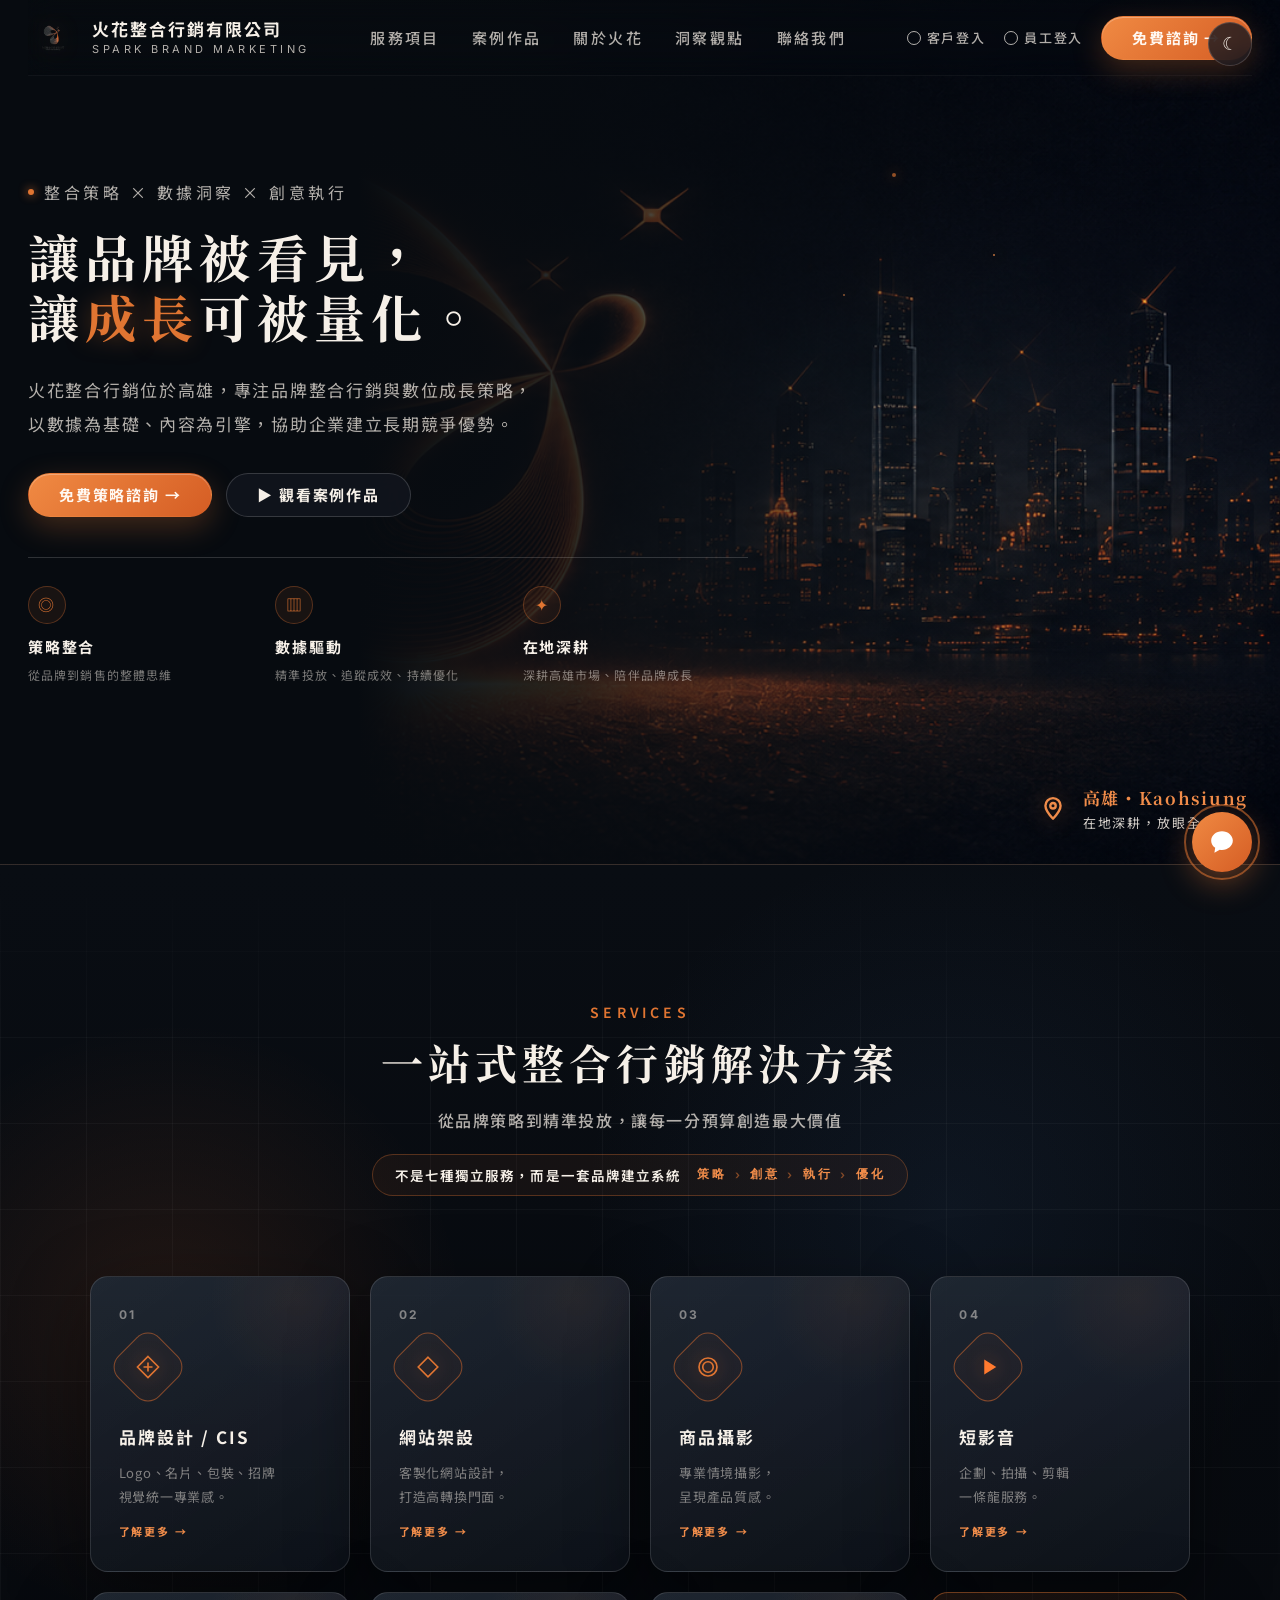
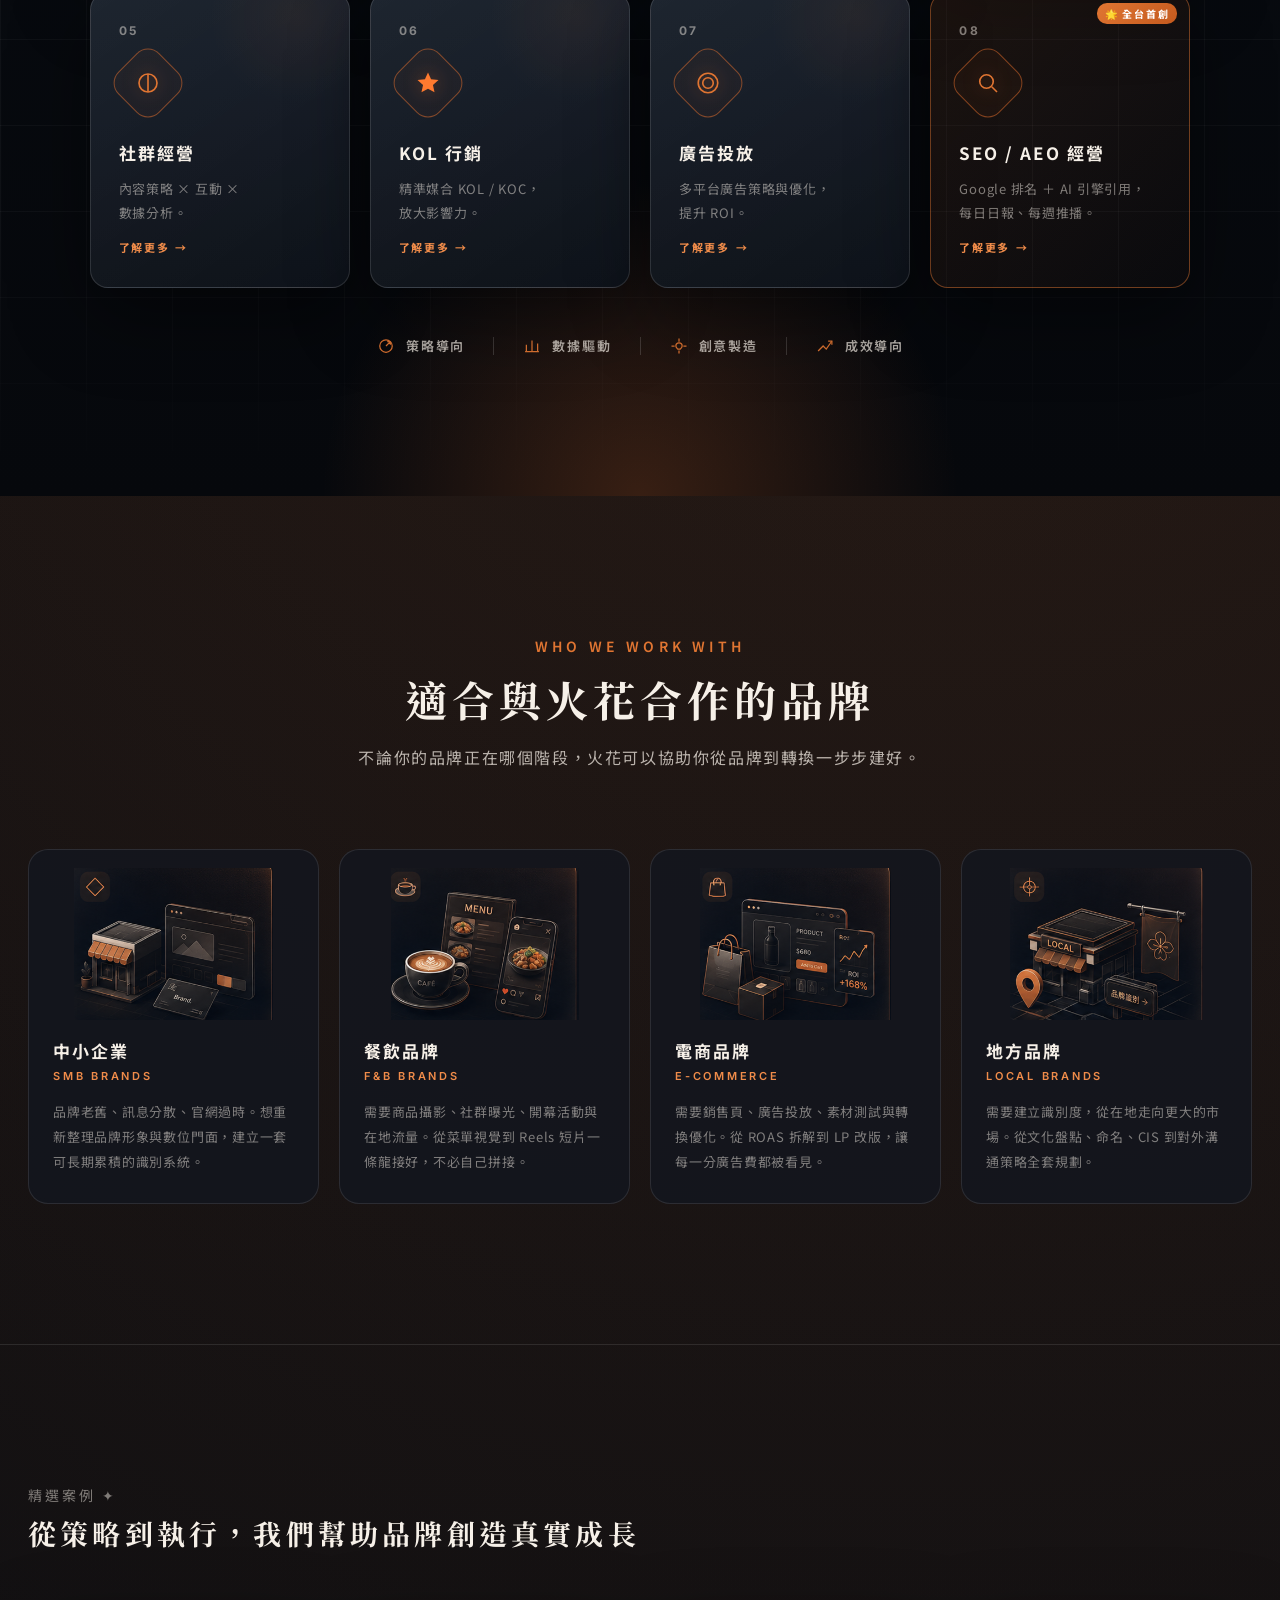
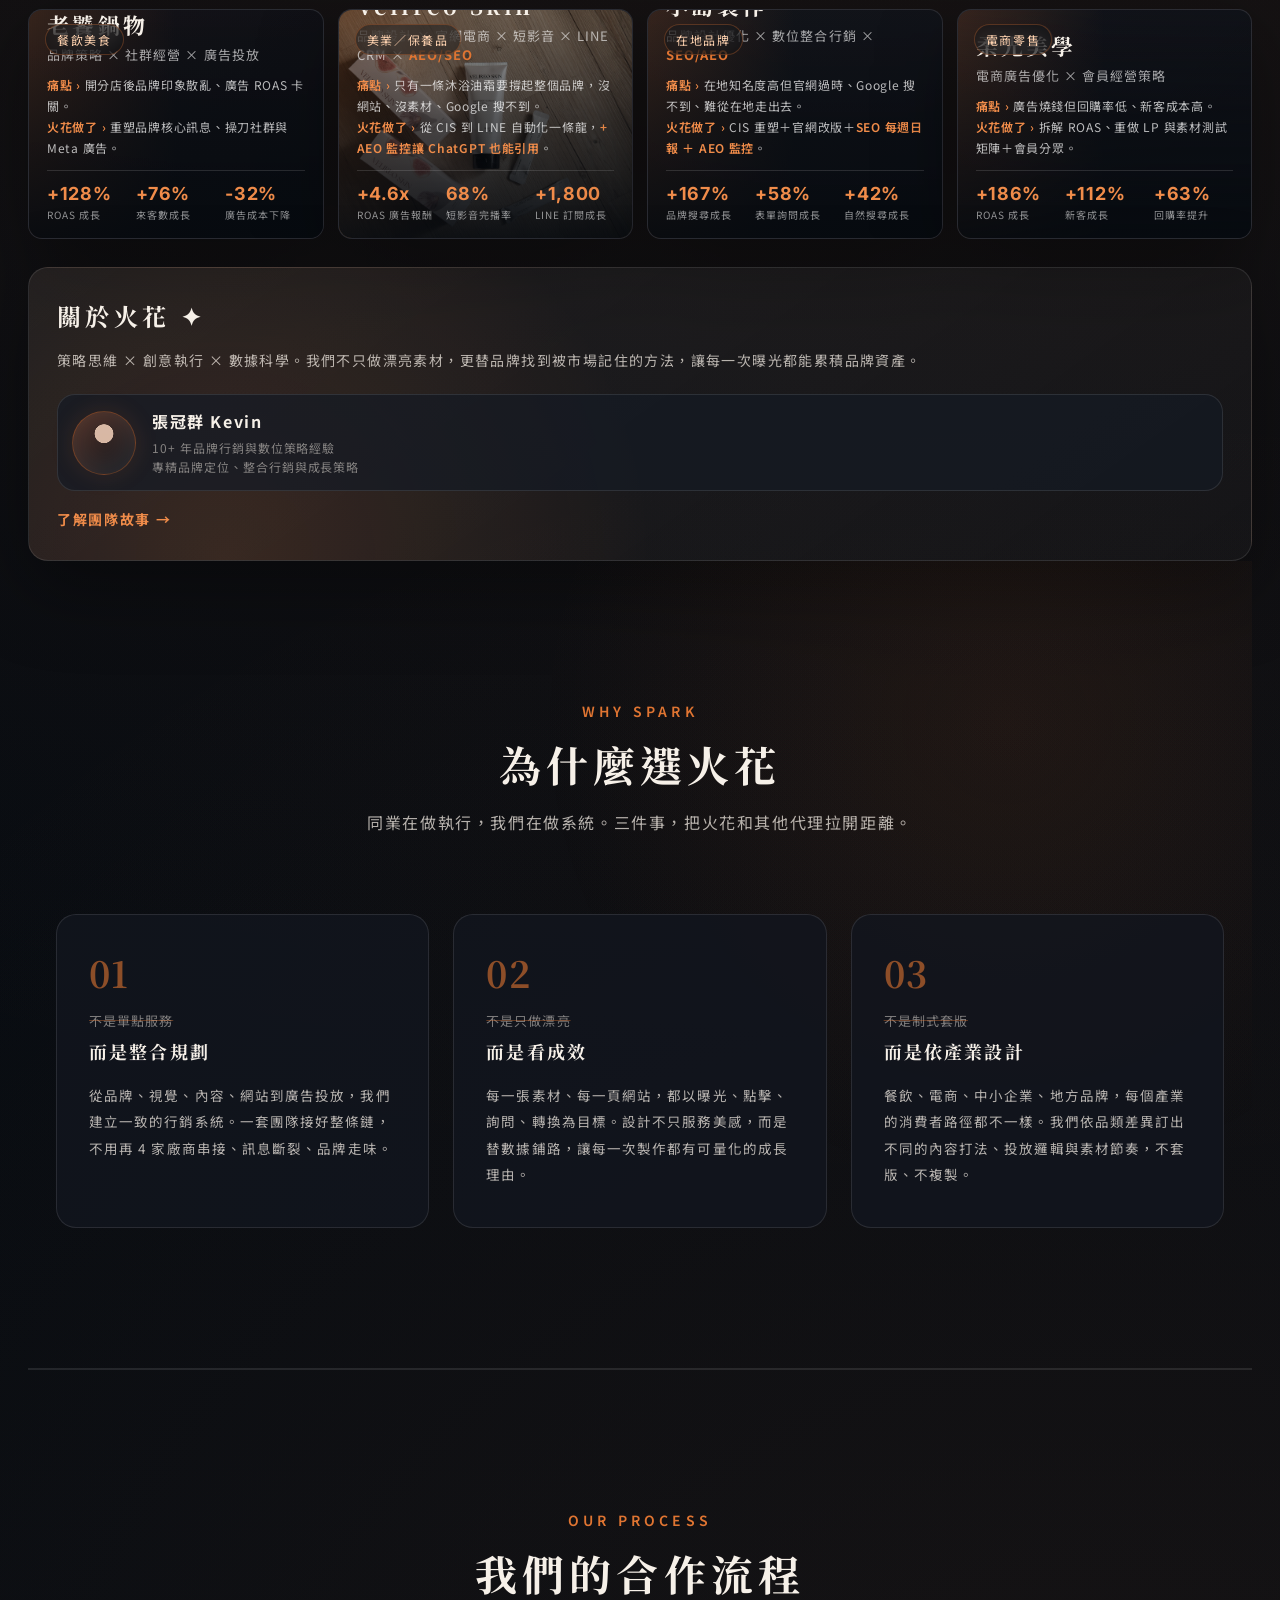
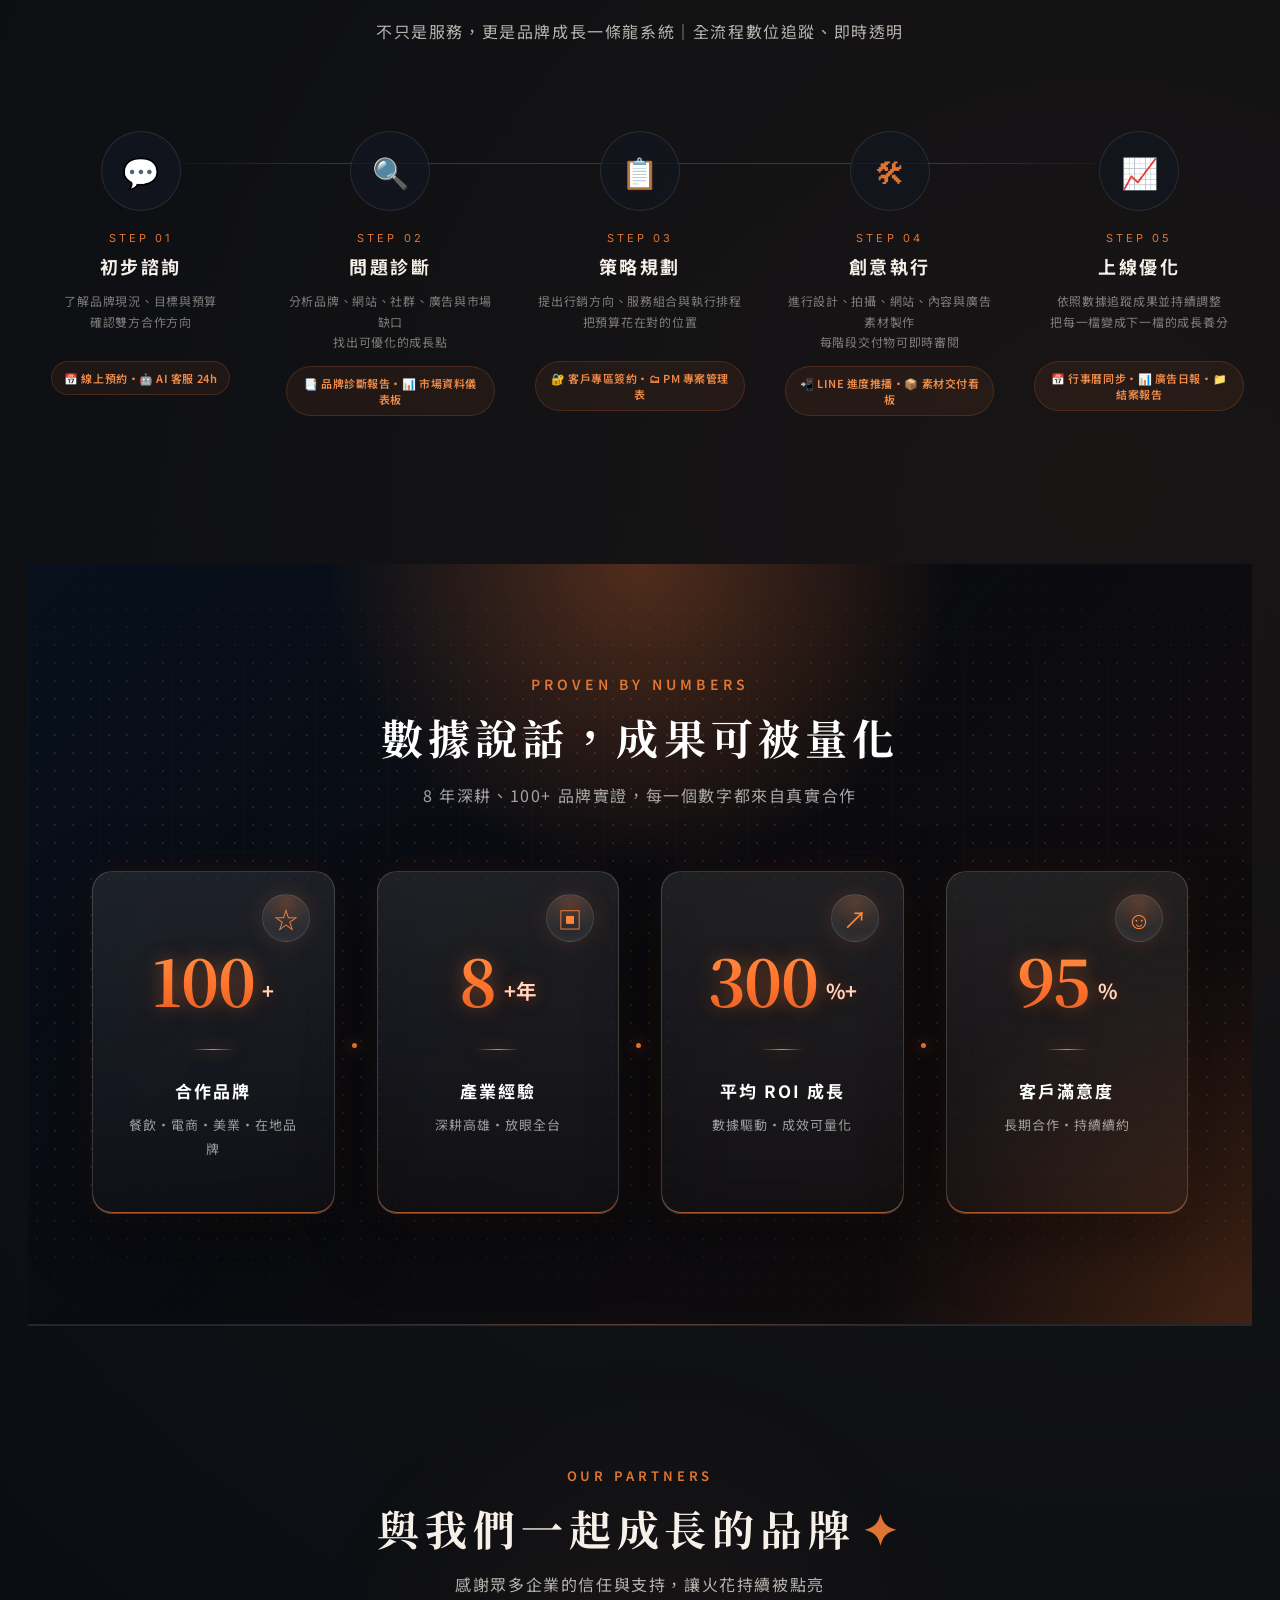
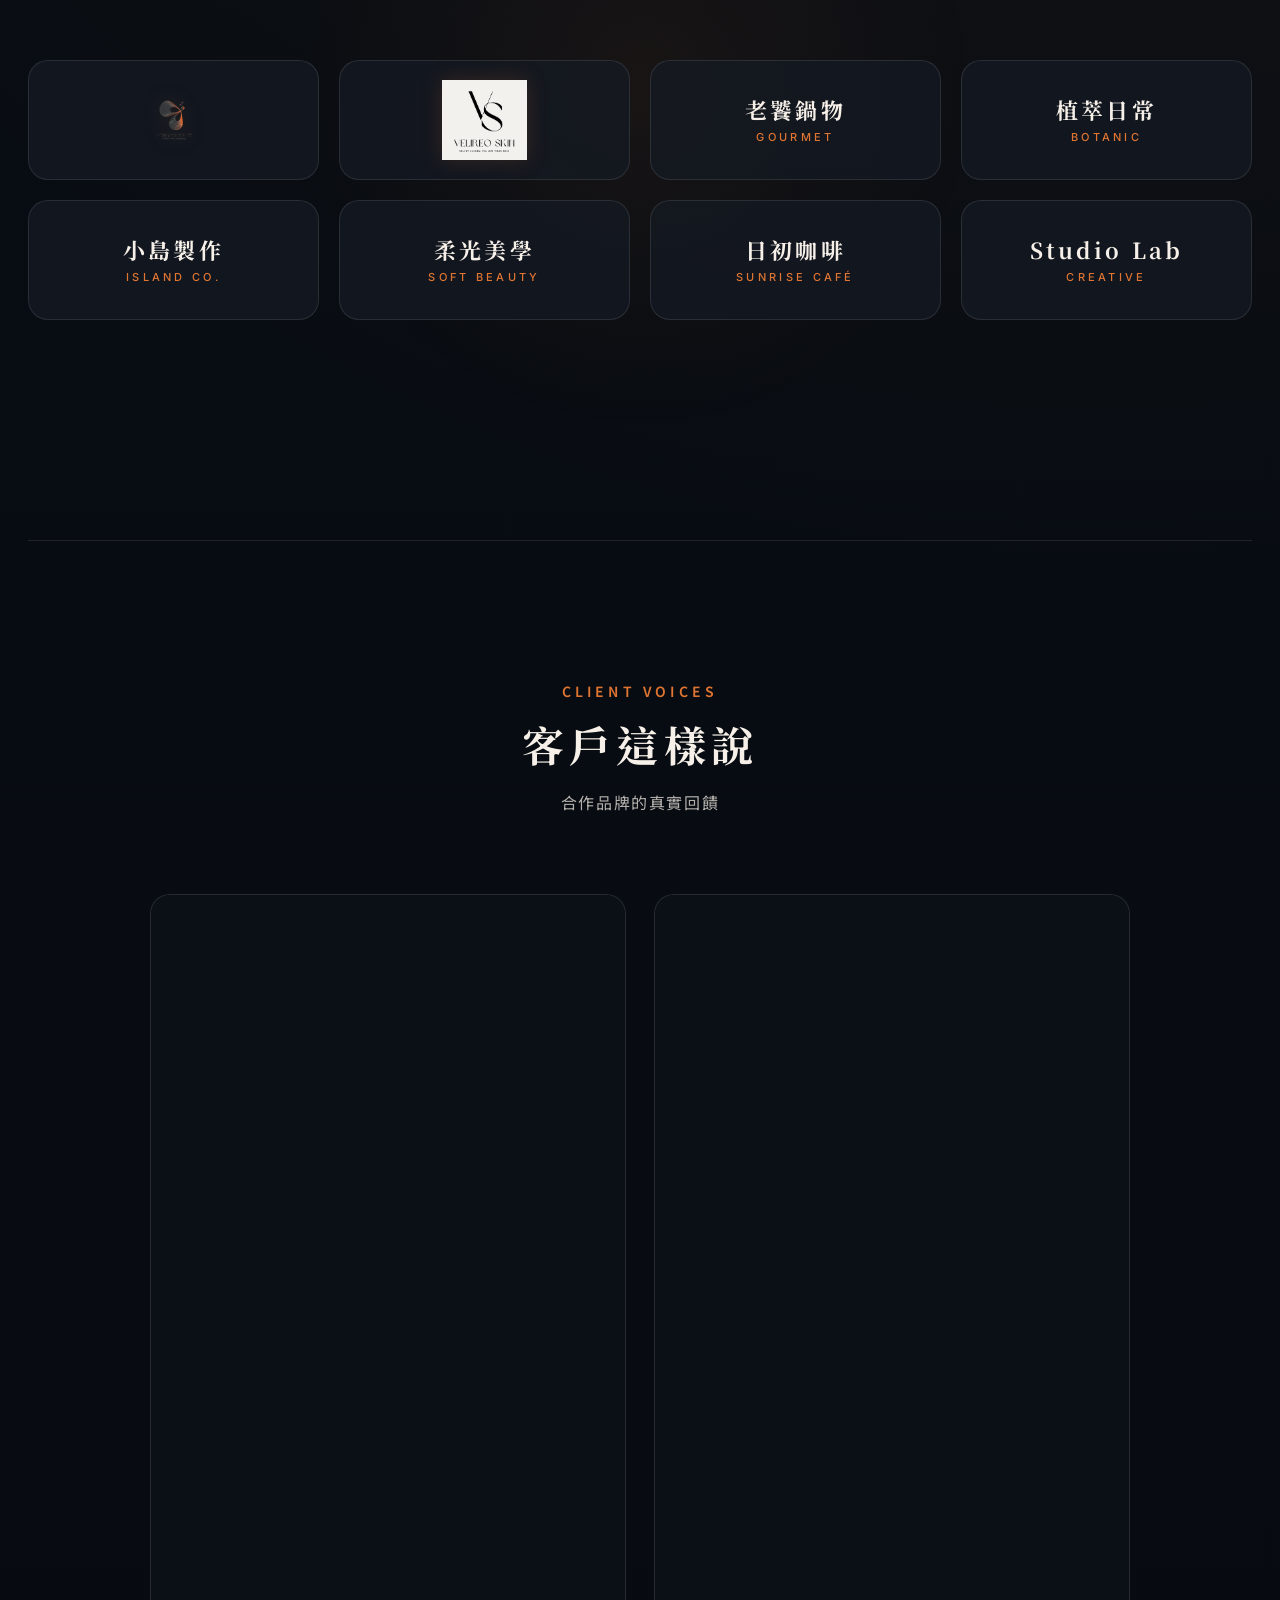
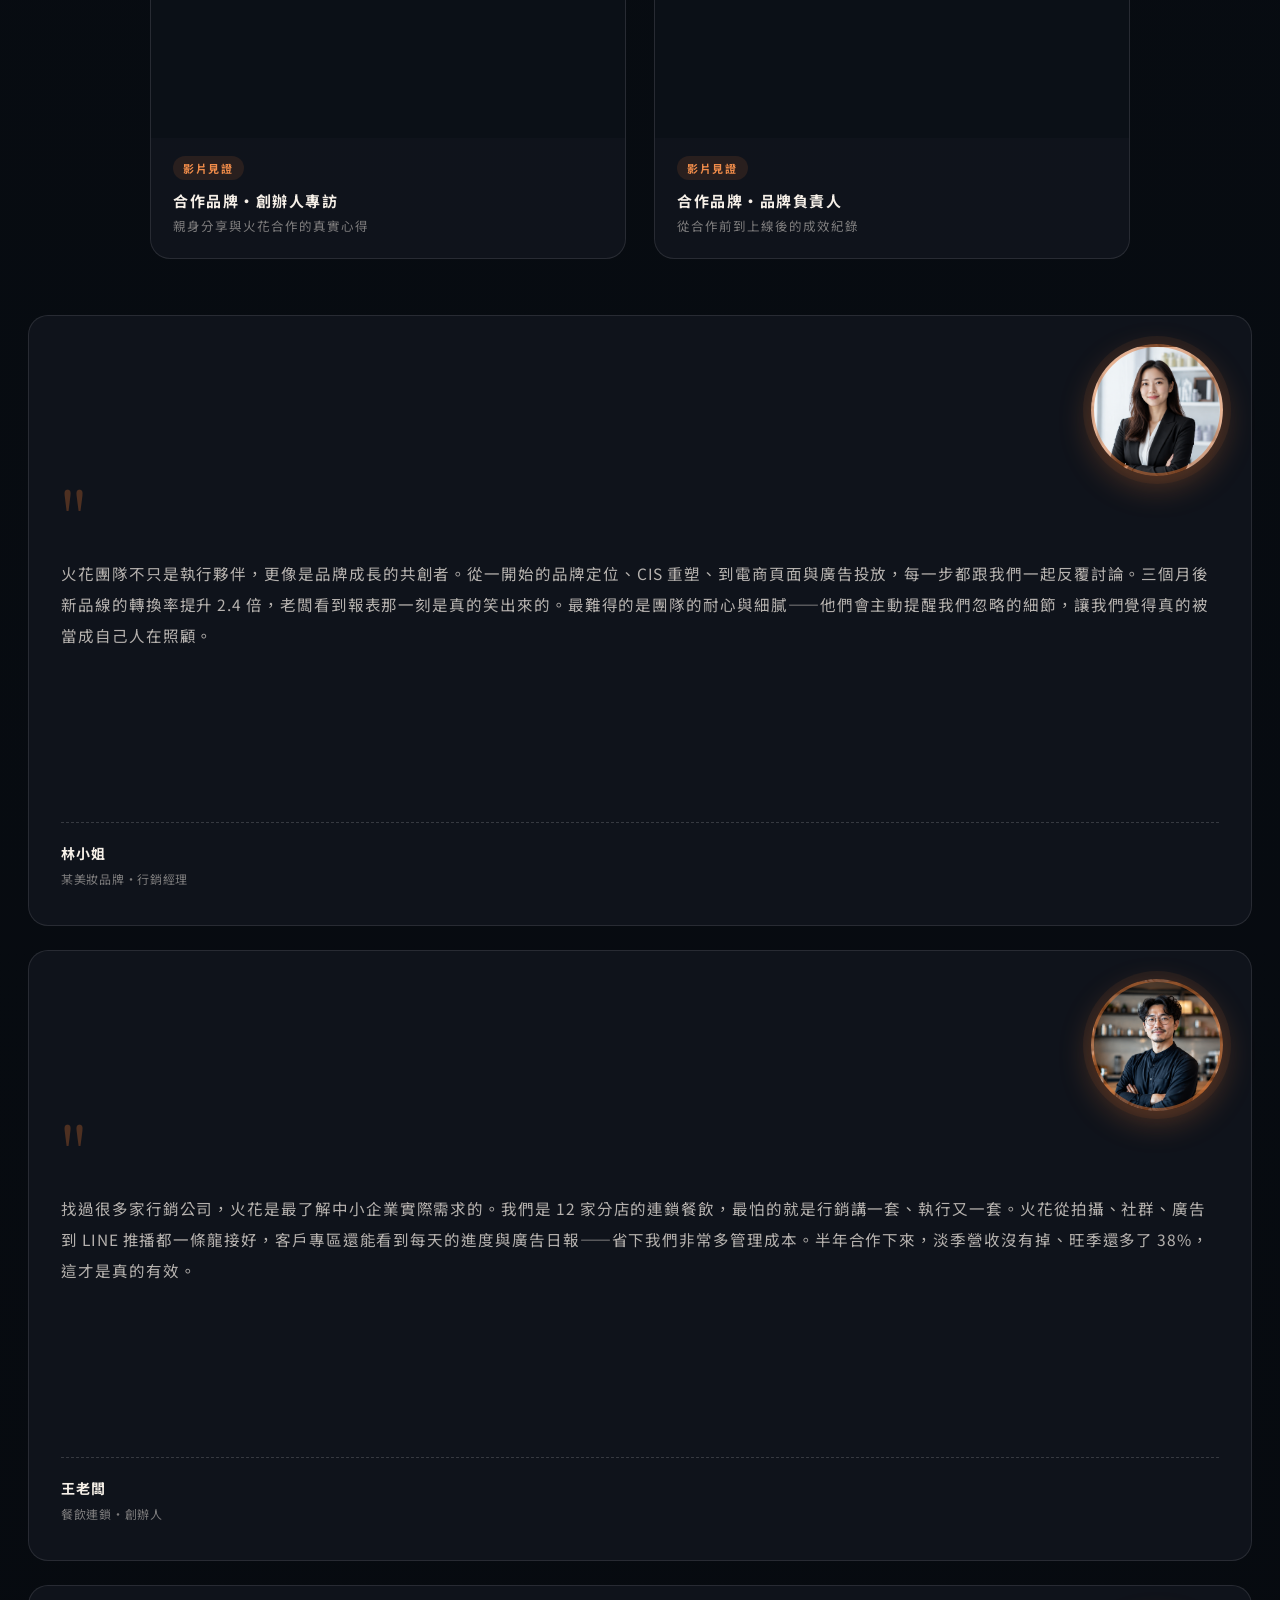
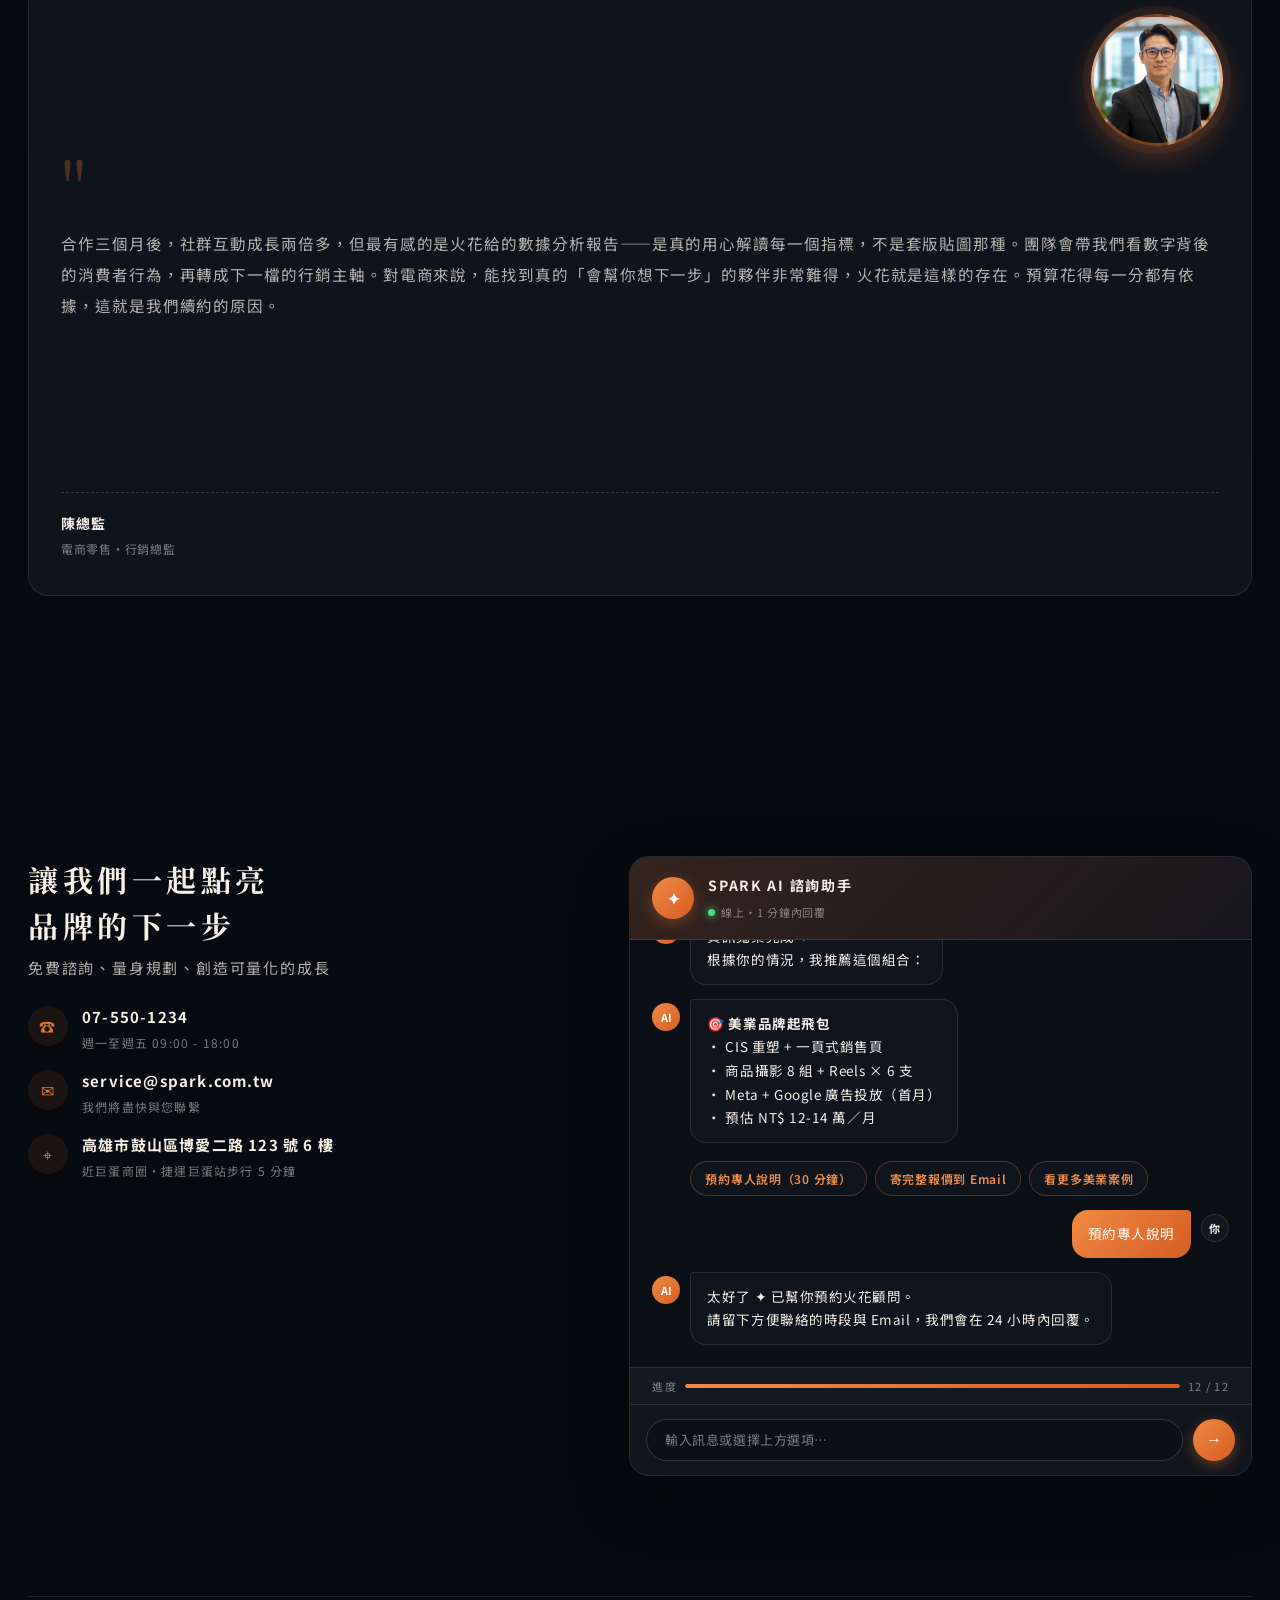
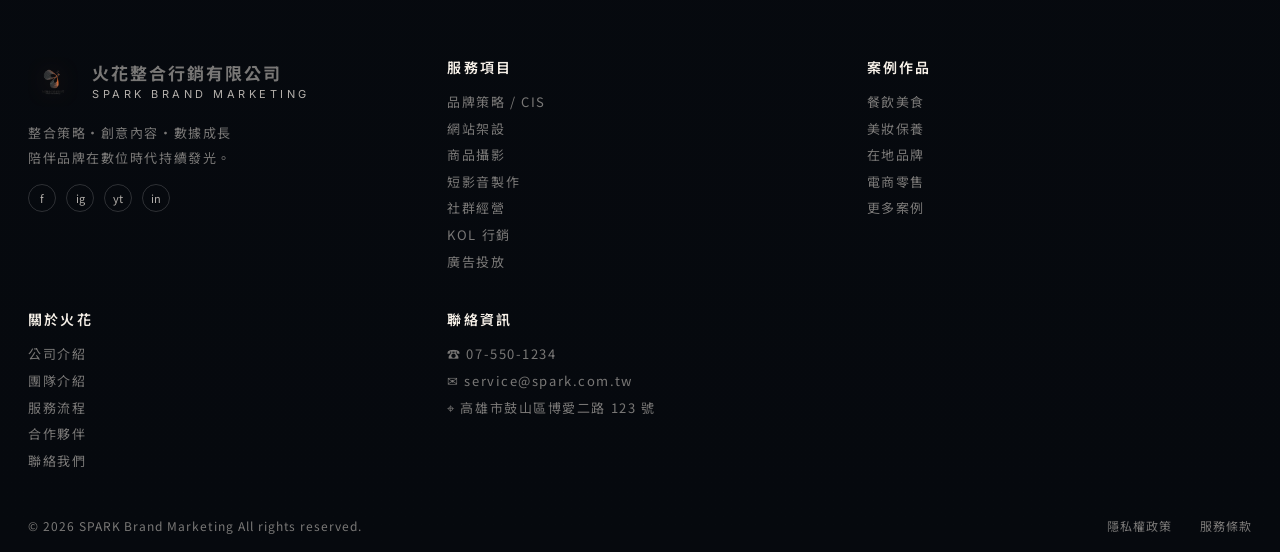
<file: index.html>
<!DOCTYPE html>
<html lang="zh-Hant" data-theme="dark">
<head>
  <meta charset="UTF-8" />
  <meta name="viewport" content="width=device-width, initial-scale=1.0" />
  <title>火花整合行銷有限公司｜SPARK Brand Marketing</title>
  <link rel="preconnect" href="https://fonts.googleapis.com">
  <link rel="preconnect" href="https://fonts.gstatic.com" crossorigin>
  <link href="https://fonts.googleapis.com/css2?family=Noto+Serif+TC:wght@500;600;700;800&family=Noto+Sans+TC:wght@300;400;500;600;700&family=Inter:wght@400;500;600;700&display=swap" rel="stylesheet">
  <style>
    /* ===== Dark theme (default) ===== */
    :root {
      --bg: #070b10;
      --bg-2: #0b1017;
      --card: rgba(18, 23, 31, 0.78);
      --card-2: rgba(21, 27, 36, 0.72);
      --line: rgba(255, 255, 255, 0.10);
      --line-strong: rgba(255, 255, 255, 0.16);
      --text: #f6f0e8;
      --text-soft: rgba(246, 240, 232, 0.72);
      --text-muted: rgba(246, 240, 232, 0.48);
      --orange: #e07532;
      --orange-2: #f08c4a;
      --orange-deep: #b94f1f;
      --amber: #ffc07a;
      --glow: rgba(224, 117, 50, 0.42);
      --radius: 20px;
      --radius-sm: 14px;
      --shadow: 0 26px 80px rgba(0, 0, 0, .38);
      --container: 1700px;
      --body-bg: radial-gradient(circle at 72% 13%, rgba(224, 117, 50, .16), transparent 28%),
        radial-gradient(circle at 86% 45%, rgba(224, 117, 50, .08), transparent 26%),
        linear-gradient(180deg, #06090e 0%, #080d13 52%, #06090e 100%);
      --grid-color-1: rgba(255,255,255,.04);
      --grid-color-2: rgba(255,255,255,.035);
    }

    /* ===== Light theme（嚴格依火花設計規範）===== */
    :root[data-theme="light"] {
      --bg: #FFF8EF;
      --bg-2: #F7F0E7;
      --card: #FFFFFF;
      --card-2: #FFF4E8;
      --line: #E7DDD4;
      --line-strong: #D8C8BA;
      --text: #1F1F1F;
      --text-soft: #5F5750;
      --text-muted: #8B8178;
      --orange: #E07532;
      --orange-2: #C65F2B;
      --orange-deep: #B85A20;
      --amber: #F3E3D2;
      --glow: rgba(224, 117, 50, 0.20);
      --shadow: 0 10px 30px rgba(31, 31, 31, .08);
      --body-bg: linear-gradient(180deg, #FFF8EF 0%, #F7F0E7 60%, #F2EAE0 100%);
      --grid-color-1: rgba(31,31,31,.03);
      --grid-color-2: rgba(31,31,31,.025);
    }

    * { box-sizing: border-box; margin: 0; padding: 0; }

    html, body {
      width: 100%;
      min-height: 100%;
      background: var(--bg);
      color: var(--text);
      font-family: "Noto Sans TC", "Inter", sans-serif;
      overflow-x: hidden;
      transition: background 0.4s ease, color 0.4s ease;
    }

    body { position: relative; background: var(--body-bg); }

    body::before {
      content: ""; position: fixed; inset: 0;
      pointer-events: none; opacity: .33;
      mix-blend-mode: screen;
      background-image:
        linear-gradient(var(--grid-color-1) 1px, transparent 1px),
        linear-gradient(90deg, var(--grid-color-2) 1px, transparent 1px);
      background-size: 64px 64px;
      mask-image: radial-gradient(circle at 50% 20%, #000 0%, transparent 70%);
      z-index: 0;
    }

    .page { position: relative; z-index: 1; min-height: 100vh; }
    .container { width: min(calc(100% - 120px), var(--container)); margin: 0 auto; }

    /* ===== Theme Toggle ===== */
    .theme-toggle {
      position: fixed; top: 22px; right: 28px; z-index: 200;
      width: 44px; height: 44px; border-radius: 50%;
      border: 1px solid var(--line-strong); background: var(--card);
      color: var(--text); cursor: pointer;
      display: grid; place-items: center; font-size: 18px;
      transition: all .25s ease; backdrop-filter: blur(10px);
    }

    .theme-toggle:hover { border-color: var(--orange); color: var(--orange); transform: rotate(15deg); }

    /* ===== Header ===== */
    .header {
      height: 76px; display: flex;
      align-items: center; justify-content: space-between;
      position: sticky; top: 0; z-index: 100;
      backdrop-filter: blur(14px);
      -webkit-backdrop-filter: blur(14px);
      background: linear-gradient(180deg, color-mix(in srgb, var(--bg) 35%, transparent) 0%, color-mix(in srgb, var(--bg) 0%, transparent) 100%);
      border-bottom: 1px solid color-mix(in srgb, var(--line) 40%, transparent);
    }
    .header.is-scrolled {
      background: color-mix(in srgb, var(--bg) 78%, transparent);
      border-bottom-color: var(--line);
    }

    .brand { display: flex; align-items: center; gap: 14px; min-width: 280px; text-decoration: none; color: inherit; }
    .brand-mark { width: 50px; height: 50px; position: relative; border-radius: 14px; display: grid; place-items: center; overflow: hidden; }
    .brand-mark img { width: 100%; height: 100%; object-fit: contain; filter: drop-shadow(0 0 12px rgba(224,117,50,.22)); }
    .brand-text strong { display: block; font-size: 17px; letter-spacing: .12em; font-weight: 700; line-height: 1.15; }
    .brand-text span { display: block; margin-top: 4px; font-family: "Inter", sans-serif; font-size: 11px; letter-spacing: .32em; color: var(--text-soft); text-transform: uppercase; }

    .nav { display: flex; align-items: center; gap: 68px; color: var(--text-soft); font-size: 15px; letter-spacing: .16em; font-weight: 500; }
    .nav a { color: inherit; text-decoration: none; position: relative; white-space: nowrap; }
    .nav a:hover { color: var(--orange-2); }
    .nav a.active { color: var(--orange-2); }
    .nav a.active::after {
      content: ""; position: absolute; left: 50%; bottom: -22px;
      width: 42px; height: 2px; transform: translateX(-50%);
      border-radius: 10px; background: var(--orange);
      box-shadow: 0 0 14px var(--glow);
    }

    .header-cta { min-width: 260px; display: flex; align-items: center; justify-content: flex-end; gap: 18px; }
    .portal-link {
      color: var(--text-soft); text-decoration: none;
      font-size: 13px; letter-spacing: .14em; font-weight: 500;
      display: inline-flex; align-items: center; gap: 6px;
      transition: color .2s;
    }
    .portal-link::before {
      content: ""; width: 12px; height: 12px;
      border: 1px solid currentColor; border-radius: 50%;
      box-shadow: inset 0 0 0 2px transparent;
    }
    .portal-link:hover { color: var(--orange-2); }

    .btn {
      height: 44px; border-radius: 999px; padding: 0 30px;
      border: 1px solid transparent; display: inline-flex;
      align-items: center; justify-content: center; gap: 10px;
      font-size: 15px; font-weight: 700; letter-spacing: .12em;
      color: #fff8f1; text-decoration: none; cursor: pointer;
      transition: .25s ease;
    }

    .btn-primary {
      background: linear-gradient(135deg, #f08a43 0%, #d55d24 100%);
      box-shadow: 0 10px 30px rgba(224,117,50,.28), inset 0 1px 0 rgba(255,255,255,.28);
    }

    .btn-primary:hover { transform: translateY(-2px); box-shadow: 0 16px 44px rgba(224,117,50,.38); }

    .btn-outline {
      border-color: var(--line-strong); color: var(--text);
      background: var(--card); backdrop-filter: blur(12px);
    }

    .btn-outline:hover { border-color: rgba(224,117,50,.5); color: var(--orange-2); }

    /* ===== HERO（圖當整個 section 背景，左側漸層融入）===== */
    .hero {
      position: relative;
      margin-top: -76px;
      padding: 176px 0 120px;
      overflow: hidden;
      border-bottom: 1px solid var(--line);
      min-height: 796px;
      background-image: url('assets/hero-bg.png');
      background-size: cover;
      background-position: center right;
      background-repeat: no-repeat;
    }

    :root[data-theme="light"] .hero {
      background-image: url('assets/hero-bg-light.png');
    }

    /* 左→右強漸層,左側純色慢慢融入圖片 */
    .hero::after {
      content: '';
      position: absolute;
      inset: 0;
      background: linear-gradient(90deg,
        var(--bg) 0%,
        var(--bg) 28%,
        rgba(7,11,16,.85) 45%,
        rgba(7,11,16,.55) 60%,
        rgba(7,11,16,.25) 75%,
        rgba(7,11,16,0) 100%);
      z-index: 1;
    }

    :root[data-theme="light"] .hero::after {
      background: linear-gradient(90deg,
        var(--bg) 0%,
        var(--bg) 28%,
        rgba(255,252,250,.92) 45%,
        rgba(255,252,250,.65) 60%,
        rgba(255,252,250,.3) 75%,
        rgba(255,252,250,0) 100%);
    }

    .hero .container {
      position: relative;
      z-index: 2;
    }

    .hero-grid {
      display: grid;
      grid-template-columns: 1fr 1fr;
      gap: 60px;
      align-items: center;
      min-height: 500px;
    }

    .hero-copyblock { max-width: 720px; }
    .hero-image-spacer { display: block; }

    /* 高雄定位浮動標籤（範例風格：右下、簡潔、icon 圓 + 雙行文字） */
    .location-badge {
      position: absolute;
      bottom: 48px; right: 56px;
      display: flex; gap: 16px; align-items: center;
      background: transparent;
      border: none;
      padding: 0;
      z-index: 4;
    }

    .location-badge .pin {
      width: 28px; height: 28px;
      color: var(--orange-2);
      display: grid; place-items: center;
      flex-shrink: 0;
      filter: drop-shadow(0 0 12px rgba(224,117,50,.45));
    }
    .location-badge .pin svg { width: 26px; height: 26px; }

    .location-badge .info {
      display: flex; flex-direction: column;
      line-height: 1.4;
    }

    .location-badge .info b {
      font-size: 17px; font-weight: 700;
      color: var(--orange-2);
      letter-spacing: .1em;
      font-family: "Noto Serif TC", serif;
    }

    .location-badge .info span {
      font-size: 13px; color: var(--text);
      letter-spacing: .15em;
      margin-top: 4px;
      opacity: 0.85;
    }

    @media (max-width: 1280px) {
      .location-badge { bottom: 32px; right: 32px; }
    }

    .eyebrow {
      display: inline-flex; align-items: center; gap: 10px;
      font-size: 16px; letter-spacing: .22em;
      color: var(--text-soft); margin-bottom: 22px;
    }

    .eyebrow .dot {
      width: 6px; height: 6px; border-radius: 50%;
      background: var(--orange);
      box-shadow: 0 0 10px var(--orange);
    }

    .hero-title {
      font-family: "Noto Serif TC", serif;
      font-weight: 700;
      font-size: clamp(40px, 4vw, 72px);
      line-height: 1.18;
      letter-spacing: .12em;
    }

    .hero-title em { font-style: normal; color: var(--orange); text-shadow: 0 0 24px rgba(224,117,50,.4); }

    .hero-copy {
      width: min(620px, 100%); margin-top: 26px;
      font-size: 17px; line-height: 2;
      letter-spacing: .1em; color: var(--text-soft);
    }

    .hero-cta-row { display: flex; gap: 14px; margin-top: 32px; flex-wrap: wrap; }

    .hero-points {
      display: grid; grid-template-columns: repeat(3, 1fr);
      gap: 22px; margin-top: 40px;
      padding-top: 28px; border-top: 1px solid var(--line-strong);
    }

    .point { display: flex; flex-direction: column; gap: 8px; color: var(--text-soft); font-size: 14px; letter-spacing: .08em; }
    .point .ico {
      width: 38px; height: 38px; border-radius: 999px;
      display: grid; place-items: center; color: var(--orange);
      border: 1px solid rgba(224,117,50,.32);
      background: rgba(224,117,50,.08);
      font-size: 16px; margin-bottom: 4px;
    }
    .point b { color: var(--text); font-size: 15px; font-weight: 700; letter-spacing: .12em; }
    .point span { font-size: 12px; line-height: 1.6; color: var(--text-muted); }

    /* ===== STATS（玻璃卡片版）===== */
    .stats-section {
      position: relative;
      width: 100%;
      overflow: hidden;
      padding: 110px 5vw;
      background:
        radial-gradient(circle at 50% 0%, rgba(231, 112, 45, 0.32), transparent 32%),
        radial-gradient(circle at 100% 100%, rgba(231, 112, 45, 0.22), transparent 26%),
        linear-gradient(135deg, #07101c 0%, #0a0b10 45%, #120c0c 100%);
      border-bottom: 1px solid var(--line);
    }
    :root[data-theme="light"] .stats-section {
      background:
        radial-gradient(circle at 50% 0%, rgba(231, 112, 45, 0.18), transparent 32%),
        radial-gradient(circle at 100% 100%, rgba(231, 112, 45, 0.10), transparent 26%),
        linear-gradient(135deg, #FFF8EF 0%, #F7F0E7 100%);
    }
    .stats-bg {
      position: absolute; inset: 0; pointer-events: none; opacity: 0.45;
      background-image:
        linear-gradient(rgba(255,255,255,0.035) 1px, transparent 1px),
        linear-gradient(90deg, rgba(255,255,255,0.035) 1px, transparent 1px),
        radial-gradient(circle, rgba(255,123,55,0.35) 1px, transparent 1px);
      background-size: 72px 72px, 72px 72px, 18px 18px;
      mask-image: linear-gradient(to bottom, transparent 0%, black 18%, black 78%, transparent 100%);
      -webkit-mask-image: linear-gradient(to bottom, transparent 0%, black 18%, black 78%, transparent 100%);
    }
    :root[data-theme="light"] .stats-bg {
      opacity: 0.35;
      background-image:
        linear-gradient(rgba(31,31,31,0.05) 1px, transparent 1px),
        linear-gradient(90deg, rgba(31,31,31,0.05) 1px, transparent 1px),
        radial-gradient(circle, rgba(224,117,50,0.28) 1px, transparent 1px);
    }
    .stats-head {
      position: relative; z-index: 2;
      max-width: 880px; margin: 0 auto 64px;
      text-align: center;
    }
    .stats-head .section-title-big { color: #ffffff; }
    .stats-head .section-subtitle { color: rgba(255,255,255,.62); }
    :root[data-theme="light"] .stats-head .section-title-big { color: var(--text); }
    :root[data-theme="light"] .stats-head .section-subtitle { color: var(--text-soft); }
    .stats-container {
      position: relative; z-index: 2;
      max-width: 1680px; margin: 0 auto;
      display: grid; grid-template-columns: repeat(4, 1fr); gap: 42px;
    }
    .stat-card {
      position: relative; min-height: 320px; padding: 68px 36px 52px;
      text-align: center; border-radius: 20px;
      background: linear-gradient(180deg, rgba(255,255,255,0.085) 0%, rgba(255,255,255,0.025) 100%);
      border: 1px solid rgba(255,255,255,0.16);
      box-shadow:
        inset 0 -1px 0 rgba(255,122,52,0.65),
        0 22px 70px rgba(0,0,0,0.45),
        0 0 34px rgba(255,113,41,0.08);
      backdrop-filter: blur(18px);
      -webkit-backdrop-filter: blur(18px);
      transition: transform .35s ease, border-color .35s ease, box-shadow .35s ease;
    }
    :root[data-theme="light"] .stat-card {
      background: linear-gradient(180deg, rgba(255,255,255,0.95) 0%, rgba(255,244,232,0.85) 100%);
      border: 1px solid var(--line);
      box-shadow:
        inset 0 -1px 0 rgba(224,117,50,0.55),
        0 18px 50px rgba(31,31,31,0.06),
        0 0 28px rgba(224,117,50,0.06);
    }
    .stat-card:hover {
      transform: translateY(-8px);
      border-color: rgba(255,128,56,0.45);
      box-shadow:
        inset 0 -1px 0 rgba(255,122,52,0.95),
        0 28px 90px rgba(0,0,0,0.55),
        0 0 48px rgba(255,113,41,0.18);
    }
    .stat-icon {
      position: absolute; top: 22px; right: 24px;
      width: 48px; height: 48px; border-radius: 50%;
      display: grid; place-items: center;
      font-size: 24px; color: #ff873f;
      background:
        radial-gradient(circle at 50% 20%, rgba(255,122,52,0.22), transparent 62%),
        rgba(255,255,255,0.055);
      border: 1px solid rgba(255,255,255,0.13);
      box-shadow: inset 0 0 18px rgba(255,255,255,0.06), 0 0 24px rgba(255,122,52,0.14);
    }
    :root[data-theme="light"] .stat-icon {
      color: var(--orange-2);
      background:
        radial-gradient(circle at 50% 20%, rgba(224,117,50,0.18), transparent 62%),
        rgba(255,255,255,0.85);
      border: 1px solid var(--line);
    }
    .stat-number {
      font-family: "Noto Serif TC", Georgia, serif;
      font-size: 64px;
      line-height: 1.05; font-weight: 700; letter-spacing: -0.02em;
      padding: 6px 0;
      color: #ff8138;
      text-shadow: 0 0 18px rgba(255,126,52,0.36), 0 0 42px rgba(255,126,52,0.14);
      background: linear-gradient(180deg, #ff9b4c 0%, #ff742e 56%, #df5c24 100%);
      -webkit-background-clip: text;
      -webkit-text-fill-color: transparent;
      background-clip: text;
    }
    .stat-number span {
      margin-left: 8px; font-size: 0.32em; letter-spacing: 0;
      color: rgba(255,255,255,0.7);
      -webkit-text-fill-color: rgba(255,255,255,0.72);
      vertical-align: middle;
      font-family: "Noto Sans TC", "PingFang TC", "Microsoft JhengHei", sans-serif;
      font-weight: 600;
    }
    :root[data-theme="light"] .stat-number span {
      color: var(--text-soft);
      -webkit-text-fill-color: var(--text-soft);
    }
    .stat-line {
      width: 42px; height: 1px; margin: 30px auto 28px;
      background: linear-gradient(90deg, transparent, #ff7a32, transparent);
      box-shadow: 0 0 16px rgba(255,122,50,0.65);
    }
    .stat-card h3 {
      margin: 0 0 10px;
      font-family: "Noto Sans TC", "PingFang TC", sans-serif;
      font-size: 17px;
      font-weight: 700; letter-spacing: 0.12em; color: #ffffff;
    }
    :root[data-theme="light"] .stat-card h3 { color: var(--text); }
    .stat-card p {
      margin: 0;
      font-family: "Noto Sans TC", "PingFang TC", sans-serif;
      font-size: 13px;
      line-height: 1.85; letter-spacing: 0.08em;
      color: rgba(255,255,255,0.58);
    }
    :root[data-theme="light"] .stat-card p { color: var(--text-muted); }
    .stat-card:not(:last-child)::after {
      content: ""; position: absolute; right: -23px; top: 50%;
      width: 5px; height: 5px; border-radius: 50%;
      background: #ff7a32; box-shadow: 0 0 14px rgba(255,122,50,0.95);
    }
    @media (max-width: 1180px) {
      .stats-container { grid-template-columns: repeat(2, 1fr); gap: 28px; }
      .stat-card:not(:last-child)::after { display: none; }
    }
    @media (max-width: 640px) {
      .stats-section { padding: 72px 20px; }
      .stats-container { grid-template-columns: 1fr; gap: 22px; }
      .stat-card { min-height: 260px; padding: 58px 28px 42px; }
      .stat-icon { width: 42px; height: 42px; font-size: 20px; }
      .stat-line { margin: 24px auto 24px; }
    }

    /* ===== 一句話定位（3 欄價值）===== */
    .positioning-section { padding: 120px 0; border-bottom: 1px solid var(--line); }
    .positioning-lead {
      max-width: 880px; margin: 0 auto 64px; text-align: center;
      font-family: "Noto Serif TC", serif;
      font-size: 24px; line-height: 1.85;
      letter-spacing: .12em; color: var(--text);
    }
    .positioning-lead em {
      font-style: normal; color: var(--orange);
      background: linear-gradient(120deg, transparent 60%, rgba(224,117,50,.18) 60%);
      padding: 0 4px;
    }
    .positioning-grid {
      display: grid; grid-template-columns: repeat(3, 1fr); gap: 28px;
    }
    .pillar-card {
      background: var(--card); border: 1px solid var(--line);
      border-radius: var(--radius); padding: 36px 32px;
      position: relative; transition: all .3s ease;
    }
    .pillar-card:hover {
      transform: translateY(-4px);
      border-color: rgba(224,117,50,.5);
      box-shadow: 0 16px 40px rgba(224,117,50,.12);
    }
    .pillar-card .pillar-num {
      font-family: "Inter", sans-serif; font-size: 11px;
      letter-spacing: .3em; color: var(--orange); font-weight: 700;
      margin-bottom: 14px;
    }
    .pillar-card h3 {
      font-family: "Noto Serif TC", serif;
      font-size: 22px; letter-spacing: .15em;
      margin-bottom: 14px; color: var(--text);
    }
    .pillar-card p {
      font-size: 13.5px; line-height: 1.95;
      color: var(--text-soft); letter-spacing: .08em;
    }

    /* ===== 適合客戶類型（4 卡片）===== */
    .audience-section { padding: 140px 0; border-bottom: 1px solid var(--line); }
    .audience-grid {
      display: grid; grid-template-columns: repeat(4, 1fr); gap: 20px;
    }
    .audience-card {
      background: var(--card); border: 1px solid var(--line);
      border-radius: var(--radius); padding: 0;
      transition: all .3s ease; position: relative; overflow: hidden;
    }
    .audience-card:hover {
      transform: translateY(-6px);
      border-color: rgba(224,117,50,.5);
      box-shadow: 0 18px 44px rgba(224,117,50,.14);
    }
    .audience-card .aud-illust {
      position: relative;
      aspect-ratio: 1 / 0.6;
      background-size: contain; background-position: center;
      background-repeat: no-repeat;
      margin: 18px 18px 0;
      border-radius: 12px;
    }
    .audience-card .aud-body { padding: 18px 24px 28px; }
    .audience-card h3 {
      font-size: 17px; font-weight: 700; letter-spacing: .12em;
      color: var(--text); margin-bottom: 6px;
    }
    .audience-card .aud-en {
      font-family: "Inter", sans-serif; font-size: 11px;
      letter-spacing: .25em; color: var(--orange-2); font-weight: 600;
      margin-bottom: 16px;
    }
    .audience-card p {
      font-size: 13px; line-height: 1.95;
      color: var(--text-muted); letter-spacing: .06em;
    }
    .audience-quote {
      max-width: 760px; margin: 60px auto 0; text-align: center;
      font-family: "Noto Serif TC", serif;
      font-size: 18px; line-height: 1.95; letter-spacing: .1em;
      color: var(--text-soft); padding: 28px 32px;
      border-top: 1px solid var(--line);
      border-bottom: 1px solid var(--line);
    }

    /* ===== 為什麼選火花（3 大差異化）===== */
    .why-section {
      padding: 140px 0; border-bottom: 1px solid var(--line);
      position: relative; overflow: hidden;
    }
    .why-section::before {
      content: ""; position: absolute; inset: 0; pointer-events: none;
      background: radial-gradient(circle at 80% 20%, rgba(224,117,50,.08), transparent 40%);
    }
    .why-grid {
      display: grid; grid-template-columns: repeat(3, 1fr); gap: 24px;
      position: relative; z-index: 1;
    }
    .why-card {
      background: var(--card); border: 1px solid var(--line);
      border-radius: var(--radius); padding: 40px 32px;
      transition: all .3s ease;
    }
    .why-card:hover {
      transform: translateY(-4px);
      border-color: rgba(224,117,50,.5);
      box-shadow: 0 18px 44px rgba(224,117,50,.12);
    }
    .why-card .why-num {
      font-family: "Noto Serif TC", serif;
      font-size: 36px; color: var(--orange);
      letter-spacing: .04em; line-height: 1;
      margin-bottom: 20px; font-weight: 700;
      opacity: .6;
    }
    .why-card .why-contrast {
      display: flex; flex-direction: column; gap: 8px;
      margin-bottom: 18px;
    }
    .why-card .why-contrast .neg {
      font-size: 13px; color: var(--text-muted);
      letter-spacing: .08em; text-decoration: line-through;
      text-decoration-color: rgba(224,117,50,.4);
    }
    .why-card .why-contrast .pos {
      font-size: 18px; font-weight: 700;
      letter-spacing: .12em; color: var(--text);
      font-family: "Noto Serif TC", serif;
    }
    .why-card p {
      font-size: 13.5px; line-height: 1.95;
      color: var(--text-soft); letter-spacing: .08em;
    }

    /* ===== Section helpers ===== */
    .section-head-center { text-align: center; margin-bottom: 80px; }
    .section-kicker {
      color: var(--orange); font-size: 14px; letter-spacing: .3em;
      font-weight: 600; margin-bottom: 14px; text-transform: uppercase;
    }
    .section-title-big {
      font-family: "Noto Serif TC", serif;
      font-size: 42px; font-weight: 700;
      letter-spacing: .12em; line-height: 1.4;
    }
    .section-subtitle {
      font-size: 16px; color: var(--text-soft);
      letter-spacing: .1em; margin-top: 16px;
    }

    /* ===== 一條龍 4 階段流程（含示意圖）===== */
    .stages-section { padding: 140px 0; border-bottom: 1px solid var(--line); }
    .stages-grid {
      display: grid;
      grid-template-columns: repeat(4, 1fr);
      gap: 24px;
      margin-top: 72px;
    }
    .stage-card {
      background: var(--card);
      border: 1px solid var(--line);
      border-radius: var(--radius);
      overflow: hidden;
      position: relative;
      transition: all .3s ease;
    }
    .stage-card:hover {
      border-color: rgba(224,117,50,.5);
      transform: translateY(-6px);
      box-shadow: 0 20px 50px rgba(224,117,50,.15);
    }
    .stage-card .stage-thumb {
      aspect-ratio: 16/10;
      background-size: cover;
      background-position: center;
      position: relative;
      filter: saturate(.85) brightness(.7);
    }
    .stage-card .stage-thumb::after {
      content: '';
      position: absolute; inset: 0;
      background: linear-gradient(180deg, transparent 50%, rgba(7,11,16,.9) 100%);
    }
    .stage-card .stage-num-badge {
      position: absolute;
      top: 16px; left: 16px;
      width: 48px; height: 48px;
      border-radius: 50%;
      background: linear-gradient(135deg, #f08a43, #d55d24);
      color: #fff;
      display: grid; place-items: center;
      font-family: "Inter", sans-serif;
      font-size: 18px; font-weight: 700;
      box-shadow: 0 8px 24px rgba(224,117,50,.4);
      z-index: 2;
    }
    .stage-card .stage-body {
      padding: 28px 24px 32px;
    }
    .stage-card .stage-en {
      font-family: "Inter", sans-serif;
      font-size: 11px; color: var(--orange);
      letter-spacing: .25em; margin-bottom: 8px;
      text-transform: uppercase;
    }
    .stage-card h3 {
      font-family: "Noto Serif TC", serif;
      font-size: 24px; font-weight: 700;
      letter-spacing: .12em; margin-bottom: 16px;
    }
    .stage-card .stage-services {
      list-style: none; padding-top: 16px;
      border-top: 1px dashed var(--line-strong);
    }
    .stage-card .stage-services li {
      font-size: 13px; color: var(--text-soft);
      padding: 5px 0; letter-spacing: .08em;
    }
    .stage-card .stage-services li::before {
      content: '— '; color: var(--orange); font-weight: 700;
    }

    /* ===== SERVICES V2（一條龍 featured + 6 子項）===== */
    .services-v2 {
      position: relative; padding: 140px 7vw;
      background:
        radial-gradient(circle at 50% 100%, rgba(255,122,47,.20), transparent 23%),
        radial-gradient(circle at 13% 37%, rgba(255,122,47,.11), transparent 22%),
        radial-gradient(circle at 74% 28%, rgba(53,91,141,.13), transparent 28%),
        linear-gradient(180deg, #090d13 0%, #06080c 100%);
      overflow: hidden;
    }
    :root[data-theme="light"] .services-v2 {
      background:
        radial-gradient(circle at 50% 100%, rgba(224,117,50,.10), transparent 23%),
        radial-gradient(circle at 13% 37%, rgba(224,117,50,.06), transparent 22%),
        linear-gradient(180deg, #FFF8EF 0%, #F7F0E7 100%);
    }
    .services-v2::before {
      content: ""; position: absolute; inset: 0;
      background-image:
        linear-gradient(rgba(255,255,255,.035) 1px, transparent 1px),
        linear-gradient(90deg, rgba(255,255,255,.035) 1px, transparent 1px);
      background-size: 86px 86px;
      mask-image: linear-gradient(to bottom, transparent, #000 16%, #000 78%, transparent);
      -webkit-mask-image: linear-gradient(to bottom, transparent, #000 16%, #000 78%, transparent);
      pointer-events: none;
    }
    :root[data-theme="light"] .services-v2::before {
      background-image:
        linear-gradient(rgba(31,31,31,.05) 1px, transparent 1px),
        linear-gradient(90deg, rgba(31,31,31,.05) 1px, transparent 1px);
    }
    .services-v2 .v2-inner { position: relative; z-index: 1; max-width: 1600px; margin: 0 auto; }
    .services-v2 .v2-header { text-align: center; margin-bottom: 80px; }
    .services-v2 .v2-eyebrow {
      color: var(--orange); font-size: 14px; line-height: 1;
      letter-spacing: .3em; font-weight: 600; margin-bottom: 14px;
      text-transform: uppercase;
    }
    .services-v2 .v2-title {
      font-family: "Noto Serif TC", serif;
      font-size: 42px;
      font-weight: 700; letter-spacing: .12em; line-height: 1.4;
      color: var(--text); margin-bottom: 16px;
    }
    .services-v2 .v2-subtitle {
      color: var(--text-soft); font-size: 16px;
      letter-spacing: .1em; font-weight: 500;
    }
    .services-v2 .v2-onestop {
      display: inline-flex; align-items: center; gap: 16px;
      margin-top: 22px; padding: 10px 22px;
      border: 1px solid rgba(224,117,50,.32);
      border-radius: 999px;
      background: rgba(224,117,50,.06);
      font-size: 13.5px; letter-spacing: .08em;
      color: var(--text);
      font-weight: 600;
    }
    .services-v2 .v2-onestop-flow {
      display: inline-flex; align-items: center; gap: 8px;
      font-family: "Inter", sans-serif;
      font-size: 12px; letter-spacing: .22em;
      color: var(--orange-2);
    }
    .services-v2 .v2-onestop-flow i {
      font-style: normal; color: var(--orange); opacity: .55;
    }
    @media (max-width: 720px) {
      .services-v2 .v2-onestop {
        flex-direction: column; gap: 6px;
        padding: 12px 18px; font-size: 12.5px;
      }
    }
    .services-v2 .v2-lead {
      max-width: 820px; margin: 28px auto 0;
      font-family: "Noto Serif TC", serif;
      font-size: 18px; line-height: 1.95;
      letter-spacing: .12em; color: var(--text);
    }
    .services-v2 .v2-lead em {
      font-style: normal; color: var(--orange);
      background: linear-gradient(120deg, transparent 60%, rgba(224,117,50,.18) 60%);
      padding: 0 4px;
    }
    .services-v2 .v2-layout {
      display: grid; grid-template-columns: repeat(4, 1fr);
      gap: 20px; align-items: stretch;
    }
    @media (max-width: 1100px) { .services-v2 .v2-layout { grid-template-columns: repeat(3, 1fr); } }
    @media (max-width: 820px)  { .services-v2 .v2-layout { grid-template-columns: repeat(2, 1fr); } }
    .services-v2 .v2-card {
      position: relative; min-height: 258px;
      border: 1px solid rgba(255,255,255,.13);
      border-radius: 18px;
      background:
        linear-gradient(145deg, rgba(255,255,255,.055), rgba(255,255,255,.015)),
        radial-gradient(circle at 80% 8%, rgba(255,122,47,.055), transparent 26%),
        linear-gradient(180deg, rgba(18,26,38,.94), rgba(10,15,23,.96));
      box-shadow: 0 26px 80px rgba(0,0,0,.45);
      padding: 30px 28px; overflow: hidden; transition: .35s ease;
    }
    :root[data-theme="light"] .services-v2 .v2-card {
      background: linear-gradient(180deg, #ffffff 0%, #FFF4E8 100%);
      border: 1px solid var(--line);
      box-shadow: 0 18px 50px rgba(31,31,31,.06);
    }
    .services-v2 .v2-card:hover {
      transform: translateY(-6px);
      border-color: rgba(255,122,47,.5);
      box-shadow: 0 34px 90px rgba(0,0,0,.55), 0 0 34px rgba(255,122,47,.11);
    }
    .services-v2 .v2-featured {
      min-height: 548px; padding: 48px 42px;
      border-color: rgba(255,122,47,.42);
      background:
        radial-gradient(circle at 68% 28%, rgba(255,122,47,.18), transparent 18%),
        radial-gradient(circle at 0% 0%, rgba(255,122,47,.18), transparent 16%),
        linear-gradient(155deg, rgba(33,24,20,.93), rgba(11,16,25,.96) 58%);
    }
    :root[data-theme="light"] .services-v2 .v2-featured {
      background:
        radial-gradient(circle at 68% 28%, rgba(224,117,50,.14), transparent 18%),
        radial-gradient(circle at 0% 0%, rgba(224,117,50,.10), transparent 16%),
        linear-gradient(155deg, #FFF4E8 0%, #ffffff 60%);
      border: 1px solid rgba(224,117,50,.35);
    }
    .services-v2 .v2-grid {
      display: grid; grid-template-columns: repeat(3, 1fr); gap: 20px;
    }
    .services-v2 .v2-num {
      position: relative; z-index: 1;
      color: var(--text-muted); font-family: "Inter", Arial, sans-serif;
      font-size: 12px; letter-spacing: .2em; font-weight: 700; margin-bottom: 16px;
    }
    .services-v2 .v2-featured .v2-num {
      color: var(--orange); font-size: 14px; margin-bottom: 8px;
    }
    .services-v2 .v2-line {
      width: 28px; height: 1px; background: var(--orange);
      margin: 0 0 22px; opacity: .9;
    }
    .services-v2 .v2-id {
      position: relative; z-index: 1;
      color: var(--text-muted); font-size: 11px;
      letter-spacing: .3em; margin-bottom: 22px;
    }
    .services-v2 .v2-icon {
      position: relative; z-index: 1;
      width: 58px; height: 58px; display: grid; place-items: center;
      margin-bottom: 28px;
    }
    .services-v2 .v2-icon::before {
      content: ""; position: absolute; inset: 0;
      border: 1px solid rgba(255,122,47,.45);
      border-radius: 16px; transform: rotate(45deg);
      background: rgba(255,122,47,.035);
    }
    .services-v2 .v2-icon svg {
      position: relative; width: 30px; height: 30px;
      fill: none; stroke: var(--orange); stroke-width: 2.2;
      filter: drop-shadow(0 0 9px rgba(255,122,47,.35));
    }
    .services-v2 .v2-featured-icon {
      position: relative; z-index: 1; height: 160px;
      margin: 8px 0 38px; display: grid; place-items: center;
    }
    .services-v2 .v2-featured-icon .v2-diamond {
      width: 118px; height: 118px;
      border: 1px solid rgba(255,122,47,.36);
      transform: rotate(45deg); position: absolute;
    }
    .services-v2 .v2-featured-icon .v2-diamond::before,
    .services-v2 .v2-featured-icon .v2-diamond::after {
      content: ""; position: absolute; inset: -36px;
      border: 1px solid rgba(255,255,255,.08); border-radius: 50%;
    }
    :root[data-theme="light"] .services-v2 .v2-featured-icon .v2-diamond::before,
    :root[data-theme="light"] .services-v2 .v2-featured-icon .v2-diamond::after {
      border-color: rgba(31,31,31,.08);
    }
    .services-v2 .v2-spark {
      position: relative; width: 72px; height: 72px;
      background: var(--orange);
      clip-path: polygon(50% 0%, 62% 38%, 100% 50%, 62% 62%, 50% 100%, 38% 62%, 0% 50%, 38% 38%);
      filter: drop-shadow(0 0 26px rgba(255,122,47,.72));
    }
    .services-v2 .v2-card-title {
      position: relative; z-index: 1;
      font-size: 17px;
      letter-spacing: .12em; font-weight: 700;
      margin-bottom: 12px; color: var(--text);
    }
    .services-v2 .v2-featured .v2-card-title {
      font-size: 28px;
      font-family: "Noto Serif TC", serif;
      font-weight: 700;
      letter-spacing: .12em; line-height: 1.4; margin-bottom: 16px;
    }
    .services-v2 .v2-desc {
      position: relative; z-index: 1;
      color: var(--text-muted); font-size: 13px;
      line-height: 1.85; letter-spacing: .06em; max-width: 360px;
    }
    .services-v2 .v2-featured .v2-desc {
      font-size: 16px; line-height: 1.8;
      color: var(--text-soft); letter-spacing: .08em; margin-bottom: 18px;
    }
    .services-v2 .v2-featured .v2-bullets {
      position: relative; z-index: 1;
      list-style: none; padding: 0; margin: 0 0 56px;
      display: flex; flex-direction: column; gap: 8px;
      max-width: 360px;
    }
    .services-v2 .v2-featured .v2-bullets li {
      font-size: 14px; line-height: 1.55; letter-spacing: .06em;
      color: var(--text-soft);
      padding-left: 18px; position: relative;
    }
    .services-v2 .v2-featured .v2-bullets li::before {
      content: ""; position: absolute; left: 0; top: 9px;
      width: 6px; height: 6px; border-radius: 50%;
      background: var(--orange);
    }
    .services-v2 .v2-more {
      position: relative; z-index: 1;
      display: inline-flex; align-items: center; gap: 6px;
      color: var(--orange-2); font-weight: 700; font-size: 11px;
      letter-spacing: .15em; text-decoration: none; margin-top: 14px;
    }
    .services-v2 .v2-featured .v2-more {
      position: absolute; left: 42px; bottom: 44px; font-size: 13px;
    }
    .services-v2 .v2-more span { transition: .25s ease; }
    .services-v2 .v2-card:hover .v2-more span { transform: translateX(4px); }
    .services-v2 .v2-values {
      display: flex; align-items: center; justify-content: center;
      gap: 28px; margin-top: 48px;
      color: var(--text-soft); font-size: 13px; letter-spacing: .14em; font-weight: 600;
    }
    .services-v2 .v2-value { display: flex; align-items: center; gap: 10px; white-space: nowrap; }
    .services-v2 .v2-value svg {
      width: 20px; height: 20px; stroke: var(--orange); fill: none; stroke-width: 2;
    }
    .services-v2 .v2-divider { width: 1px; height: 18px; background: var(--line-strong); }
    @media (max-width: 1180px) {
      .services-v2 .v2-layout { grid-template-columns: 1fr; }
      .services-v2 .v2-featured { min-height: 430px; }
      .services-v2 .v2-grid { grid-template-columns: repeat(2, 1fr); }
    }
    @media (max-width: 720px) {
      .services-v2 { padding: 80px 20px; }
      .services-v2 .v2-grid { grid-template-columns: 1fr; }
      .services-v2 .v2-featured, .services-v2 .v2-card { min-height: auto; padding: 28px 24px; }
      .services-v2 .v2-featured .v2-more { position: relative; left: auto; bottom: auto; margin-top: 10px; }
      .services-v2 .v2-values { flex-wrap: wrap; gap: 18px 24px; font-size: 14px; }
      .services-v2 .v2-divider { display: none; }
    }

    /* ===== 作品牆 / 視覺長廊 ===== */
    .gallery-section { padding: 140px 0; border-top: 1px solid var(--line); }
    .gallery-grid {
      display: grid;
      grid-template-columns: 1.5fr 1fr 1fr 1fr;
      grid-template-rows: 200px 200px;
      gap: 12px;
      margin-top: 48px;
    }
    .gallery-item {
      position: relative;
      border-radius: var(--radius-sm);
      overflow: hidden;
      background: linear-gradient(135deg, #2C2521, #161616);
      transition: transform .3s ease;
      cursor: pointer;
    }
    .gallery-item:hover { transform: scale(1.02); }
    .gallery-item.large { grid-row: span 2; }
    .gallery-item .img-bg {
      position: absolute; inset: 0;
      background-size: cover;
      background-position: center;
      filter: saturate(.85) brightness(.78);
      transition: transform .5s;
    }
    .gallery-item:hover .img-bg { transform: scale(1.1); }
    .gallery-item::after {
      content: '';
      position: absolute; inset: 0;
      background: linear-gradient(180deg, transparent 50%, rgba(0,0,0,.85) 100%);
    }
    .gallery-item .info {
      position: absolute; bottom: 14px; left: 16px; right: 16px;
      z-index: 2; color: #f6f0e8;
    }
    .gallery-item .info .tag {
      display: inline-block;
      background: rgba(224,117,50,.85); color: white;
      padding: 3px 8px; border-radius: 4px;
      font-size: 10px; letter-spacing: .15em;
      margin-bottom: 6px;
    }
    .gallery-item .info b { display: block; font-size: 14px; letter-spacing: .1em; }

    /* ===== Cases ===== */
    .main { padding: 140px 0 0; }
    .section-head { display: flex; align-items: end; justify-content: space-between; margin-bottom: 56px; }
    .section-kicker-line { color: var(--text-muted); font-size: 14px; letter-spacing: .22em; margin-bottom: 8px; }
    .section-title { font-family: "Noto Serif TC", serif; font-size: 28px; letter-spacing: .15em; font-weight: 700; }
    .section-title .accent { color: var(--orange); margin-left: 6px; }

    .case-layout { display: grid; grid-template-columns: 1fr 360px; gap: 28px; }
    .case-grid { display: grid; grid-template-columns: repeat(4, 1fr); gap: 14px; }

    .case-card {
      min-height: 230px; border: 1px solid var(--line);
      border-radius: var(--radius-sm); overflow: hidden;
      position: relative; background: var(--card); box-shadow: var(--shadow);
    }
    .case-img {
      position: absolute; inset: 0;
      background-size: cover; background-position: center;
      filter: saturate(.82) contrast(1.04) brightness(.78);
      transform: scale(1.02);
    }
    .case-card::after {
      content: ""; position: absolute; inset: 0;
      background: linear-gradient(180deg, rgba(7,11,16,.05) 0%, rgba(7,11,16,.58) 54%, rgba(7,11,16,.92) 100%),
                  linear-gradient(90deg, rgba(224,117,50,.18), transparent 50%);
    }
    .case-content { position: absolute; inset: auto 18px 16px; z-index: 2; color: #f6f0e8; }
    .tag { position: absolute; left: 16px; top: 14px; z-index: 3; padding: 6px 11px; font-size: 12px; letter-spacing: .14em; color: #ffd3b0; border: 1px solid rgba(224,117,50,.3); border-radius: 999px; background: rgba(7,11,16,.46); backdrop-filter: blur(12px); }
    .case-title { font-family: "Noto Serif TC", serif; font-size: 22px; letter-spacing: .15em; margin-bottom: 5px; }
    .case-meta { font-size: 13px; letter-spacing: .08em; color: rgba(255,255,255,.62); margin-bottom: 10px; }
    .case-context { font-size: 12px; line-height: 1.75; letter-spacing: .06em; color: rgba(255,255,255,.72); margin-bottom: 12px; }
    .case-context b { color: var(--orange-2); font-weight: 600; }
    .metrics { display: grid; grid-template-columns: repeat(3, 1fr); border-top: 1px solid rgba(255,255,255,.13); padding-top: 10px; gap: 10px; }
    .metric strong { color: var(--orange-2); font-family: "Inter", sans-serif; font-size: 18px; letter-spacing: .04em; }
    .metric span { display: block; margin-top: 2px; font-size: 10px; letter-spacing: .1em; color: rgba(255,255,255,.55); white-space: nowrap; }

    .about-card {
      border: 1px solid var(--line); border-radius: var(--radius);
      background: linear-gradient(145deg, rgba(255,255,255,.06), rgba(255,255,255,.025)),
                  radial-gradient(circle at 16% 100%, rgba(224,117,50,.16), transparent 40%);
      box-shadow: var(--shadow);
      padding: 30px 28px; min-height: 278px;
      position: relative; overflow: hidden;
    }
    :root[data-theme="light"] .about-card {
      background: linear-gradient(145deg, var(--card), var(--card-2)),
                  radial-gradient(circle at 16% 100%, rgba(224,117,50,.08), transparent 40%);
    }
    .about-card h3 { font-family: "Noto Serif TC", serif; font-size: 24px; letter-spacing: .18em; margin-bottom: 14px; }
    .about-card > p { color: var(--text-soft); font-size: 14px; line-height: 1.95; letter-spacing: .1em; margin-bottom: 20px; }
    .profile { display: flex; align-items: center; gap: 16px; margin-top: 10px; padding: 14px; border-radius: 18px; border: 1px solid var(--line); background: var(--card-2); }
    .avatar { width: 64px; height: 64px; border-radius: 999px; border: 1px solid rgba(224,117,50,.34); background: radial-gradient(circle at 50% 35%, #d8b8a4 0 18%, transparent 19%), linear-gradient(145deg, #4c2c22, #161b22); box-shadow: inset 0 0 30px rgba(255,255,255,.08), 0 0 24px rgba(224,117,50,.13); flex-shrink: 0; }
    .profile strong { display: block; font-size: 16px; letter-spacing: .1em; }
    .profile span { display: block; margin-top: 5px; color: var(--text-muted); font-size: 12px; letter-spacing: .08em; line-height: 1.6; }
    .learn-link { color: var(--orange-2); text-decoration: none; font-size: 14px; font-weight: 700; letter-spacing: .12em; display: inline-flex; gap: 8px; align-items: center; margin-top: 18px; }

    /* ===== 客戶證言 ===== */
    .testimonials-section { padding: 140px 0; border-top: 1px solid var(--line); margin-top: 80px; }
    .video-testimonials {
      display: grid; grid-template-columns: repeat(2, 1fr); gap: 28px;
      max-width: 980px; margin: 0 auto 56px;
    }
    .video-test-card {
      background: var(--card); border: 1px solid var(--line);
      border-radius: var(--radius); overflow: hidden;
      transition: all .3s ease;
      display: flex; flex-direction: column;
    }
    .video-test-card:hover {
      transform: translateY(-4px);
      border-color: rgba(224,117,50,.45);
      box-shadow: 0 18px 44px rgba(224,117,50,.14);
    }
    .video-frame {
      position: relative; width: 100%;
      aspect-ratio: 9 / 16;
      background: var(--bg-2);
      overflow: hidden;
    }
    .video-frame iframe {
      position: absolute; inset: 0;
      width: 100%; height: 100%;
      border: 0;
    }
    .video-caption {
      padding: 18px 22px 22px;
      display: flex; flex-direction: column; gap: 4px;
    }
    .video-caption .badge {
      display: inline-flex; align-self: flex-start;
      padding: 4px 10px; margin-bottom: 6px;
      background: rgba(224,117,50,.12); color: var(--orange-2);
      border-radius: 999px;
      font-size: 11px; letter-spacing: .15em; font-weight: 700;
    }
    .video-caption b {
      font-size: 15px; color: var(--text);
      letter-spacing: .1em; font-weight: 700;
    }
    .video-caption .sub {
      font-size: 12.5px; color: var(--text-muted);
      letter-spacing: .08em; line-height: 1.7;
    }
    @media (max-width: 720px) {
      .video-testimonials { grid-template-columns: 1fr; }
    }
    .testimonials-grid {
      display: grid; grid-template-columns: repeat(3, 1fr); gap: 24px;
      margin-top: 24px;
    }
    .testimonial-card {
      background: var(--card); border: 1px solid var(--line);
      border-radius: var(--radius); padding: 170px 32px 36px;
      position: relative;
    }
    .testimonial-card .ta-portrait {
      position: absolute; top: 28px; right: 28px;
      width: 132px; height: 132px; border-radius: 50%;
      background-size: cover; background-position: center top;
      border: 3px solid rgba(224,117,50,.5);
      box-shadow: 0 10px 32px rgba(224,117,50,.32), 0 0 0 8px rgba(224,117,50,.08);
    }
    .testimonial-card .quote-mark {
      font-family: "Noto Serif TC", serif;
      font-size: 64px; color: var(--orange);
      line-height: 1; margin-bottom: 8px; opacity: .3;
    }
    .testimonial-card p {
      font-size: 15.5px; line-height: 2;
      color: var(--text-soft); letter-spacing: .06em;
      margin-bottom: 24px; min-height: 240px;
    }
    .testimonial-author {
      display: flex; align-items: center; gap: 14px;
      padding-top: 20px; border-top: 1px dashed var(--line-strong);
    }
    .testimonial-author .ta-avatar {
      width: 56px; height: 56px; border-radius: 50%;
      background: linear-gradient(135deg, #f08a43, #d55d24);
      display: grid; place-items: center;
      color: white; font-weight: 700;
      font-family: "Inter", sans-serif;
      background-size: cover; background-position: center top;
      border: 2px solid rgba(224,117,50,.4);
      box-shadow: 0 4px 18px rgba(224,117,50,.22);
      flex-shrink: 0;
    }
    .testimonial-author .ta-info b {
      display: block; font-size: 14px;
      letter-spacing: .08em; margin-bottom: 2px;
    }
    .testimonial-author .ta-info span {
      font-size: 12px; color: var(--text-muted); letter-spacing: .06em;
    }

    /* ===== Process（含一條龍優勢徽章）===== */
    .process-section { padding: 140px 0; border-top: 1px solid var(--line); }
    .process-steps {
      display: grid; grid-template-columns: repeat(5, 1fr);
      gap: 24px; margin-top: 72px; position: relative;
    }
    .process-steps::before {
      content: ""; position: absolute;
      top: 40px; left: 10%; right: 10%; height: 1px;
      background: linear-gradient(90deg, transparent, var(--line-strong) 20%, var(--line-strong) 80%, transparent);
    }
    .step {
      text-align: center; position: relative; z-index: 1;
      padding: 8px;
    }
    .step .icon-circle {
      width: 80px; height: 80px; margin: 0 auto 20px;
      border-radius: 50%; background: var(--card);
      border: 1px solid var(--line);
      display: grid; place-items: center;
      font-size: 30px; color: var(--orange); transition: all .3s;
    }
    .step:hover .icon-circle { border-color: var(--orange); transform: translateY(-4px); box-shadow: 0 12px 28px rgba(224,117,50,.2); }
    .step .step-num { font-family: "Inter", sans-serif; font-size: 11px; color: var(--orange); letter-spacing: .28em; margin-bottom: 8px; }
    .step h4 { font-size: 18px; font-weight: 700; letter-spacing: .14em; margin-bottom: 12px; }
    .step p { font-size: 12px; color: var(--text-muted); line-height: 1.7; letter-spacing: .06em; min-height: 56px; }

    /* 一條龍優勢徽章 */
    .step-feature {
      margin-top: 14px;
      padding: 8px 12px;
      background: rgba(224,117,50,.08);
      border: 1px solid rgba(224,117,50,.2);
      border-radius: 999px;
      font-size: 11px;
      color: var(--orange-2);
      letter-spacing: .05em;
      font-weight: 600;
      display: inline-block;
    }

    /* ===== 部落格精選 ===== */
    .blog-section { padding: 140px 0; border-top: 1px solid var(--line); }
    .blog-grid { display: grid; grid-template-columns: repeat(3, 1fr); gap: 24px; margin-top: 48px; }
    .blog-card {
      background: var(--card); border: 1px solid var(--line);
      border-radius: var(--radius-sm); overflow: hidden;
      transition: all .3s; cursor: pointer;
    }
    .blog-card:hover { transform: translateY(-4px); border-color: rgba(224,117,50,.4); box-shadow: 0 16px 40px rgba(0,0,0,.2); }
    .blog-card .thumb {
      aspect-ratio: 16/9;
      background: linear-gradient(135deg, #2C2521, #161616);
      background-size: cover; background-position: center;
      position: relative;
    }
    .blog-card .thumb::after {
      content: '';
      position: absolute; inset: 0;
      background: linear-gradient(180deg, transparent 50%, rgba(0,0,0,.35) 100%);
    }
    .blog-card .body { padding: 24px; }
    .blog-card .blog-tag {
      display: inline-block;
      background: rgba(224,117,50,.1); color: var(--orange);
      font-size: 11px; padding: 4px 10px;
      border-radius: 4px; letter-spacing: .12em;
      margin-bottom: 12px;
    }
    .blog-card h3 {
      font-size: 17px; line-height: 1.5;
      letter-spacing: .08em; margin-bottom: 12px;
      font-family: "Noto Serif TC", serif;
    }
    .blog-card .meta {
      display: flex; justify-content: space-between;
      font-size: 12px; color: var(--text-muted);
      letter-spacing: .08em;
    }

    /* ===== Partners（放大版）===== */
    .partners {
      padding: 140px 0;
      border-top: 1px solid var(--line);
      position: relative;
      overflow: hidden;
    }
    .partners::before {
      content: '';
      position: absolute;
      top: 50%; left: 50%;
      transform: translate(-50%, -50%);
      width: 800px; height: 800px;
      background: radial-gradient(circle, rgba(224,117,50,.06), transparent 60%);
      pointer-events: none;
    }
    .partners-header {
      text-align: center;
      margin-bottom: 64px;
      position: relative;
      z-index: 1;
    }
    .partners-kicker {
      color: var(--orange);
      font-size: 13px;
      letter-spacing: .3em;
      font-weight: 600;
      text-transform: uppercase;
      margin-bottom: 14px;
    }
    .partners-title {
      font-family: "Noto Serif TC", serif;
      font-size: 42px;
      font-weight: 700;
      letter-spacing: .14em;
      line-height: 1.4;
      margin-bottom: 14px;
    }
    .partners-title .accent { color: var(--orange); margin-left: 6px; }
    .partners-subtitle {
      font-size: 16px;
      color: var(--text-soft);
      letter-spacing: .1em;
    }
    .logo-row {
      display: grid;
      grid-template-columns: repeat(4, 1fr);
      gap: 20px;
      position: relative;
      z-index: 1;
    }
    .partner-item {
      height: 120px;
      border: 1px solid var(--line);
      border-radius: var(--radius);
      display: flex; align-items: center; justify-content: center;
      background: var(--card);
      transition: all .3s;
      padding: 24px;
      box-shadow: 0 4px 12px rgba(0,0,0,.04);
    }
    :root[data-theme="dark"] .partner-item {
      background: var(--card-2);
      box-shadow: none;
    }
    .partner-item:hover {
      border-color: rgba(224,117,50,.5);
      transform: translateY(-4px) scale(1.02);
      box-shadow: 0 16px 36px rgba(224,117,50,.12);
    }
    .partner-item img {
      max-width: 100%; max-height: 80px;
      object-fit: contain;
      filter: drop-shadow(0 0 10px rgba(224,117,50,.18));
    }
    .partner-item .text-logo {
      font-family: "Noto Serif TC", serif;
      font-weight: 700; font-size: 22px;
      letter-spacing: .15em;
      color: var(--text);
      text-align: center;
      line-height: 1.3;
    }
    .partner-item .text-logo .sub {
      display: block;
      font-family: "Inter", sans-serif;
      font-size: 11px;
      font-weight: 500;
      letter-spacing: .3em;
      margin-top: 6px;
      color: var(--orange);
      text-transform: uppercase;
    }

    /* ===== Contact ===== */
    .contact { display: grid; grid-template-columns: 1fr 1.15fr; gap: 60px; padding: 120px 0; border-bottom: 1px solid var(--line); }
    .contact-left h2 { font-family: "Noto Serif TC", serif; font-size: 30px; letter-spacing: .15em; line-height: 1.55; margin-bottom: 8px; }
    .contact-left > p { color: var(--text-soft); font-size: 15px; letter-spacing: .12em; }
    .contact-info { display: flex; flex-direction: column; gap: 18px; margin-top: 28px; color: var(--text-soft); font-size: 15px; letter-spacing: .08em; }
    .contact-info-item { display: flex; align-items: flex-start; gap: 14px; }
    .contact-info-item .ico-circle { width: 40px; height: 40px; border-radius: 50%; background: rgba(224,117,50,.1); color: var(--orange); display: grid; place-items: center; font-size: 16px; flex-shrink: 0; }
    .contact-info-item b { display: block; color: var(--text); font-size: 15px; font-weight: 700; letter-spacing: .08em; margin-bottom: 4px; }
    .contact-info-item small { font-size: 12px; color: var(--text-muted); letter-spacing: .1em; }

    /* ===== AI 智能客服 chatbot ===== */
    .ai-chat {
      background: var(--card); border: 1px solid var(--line);
      border-radius: var(--radius); overflow: hidden;
      display: flex; flex-direction: column;
      min-height: 540px; max-height: 620px;
      box-shadow: 0 22px 60px rgba(0,0,0,.32);
    }
    :root[data-theme="light"] .ai-chat {
      box-shadow: 0 18px 50px rgba(31,31,31,.08);
    }
    .ai-chat-header {
      display: flex; align-items: center; gap: 14px;
      padding: 18px 22px;
      background: linear-gradient(135deg, rgba(224,117,50,.18), rgba(224,117,50,.04));
      border-bottom: 1px solid var(--line);
    }
    .ai-chat-avatar {
      width: 42px; height: 42px; border-radius: 50%;
      background: linear-gradient(135deg, #f08a43, #d55d24);
      display: grid; place-items: center;
      color: #fff; font-weight: 700; font-size: 16px;
      box-shadow: 0 4px 14px rgba(224,117,50,.35);
      flex-shrink: 0;
    }
    .ai-chat-meta b {
      display: block; color: var(--text); font-size: 14px;
      letter-spacing: .12em; font-weight: 700; margin-bottom: 2px;
    }
    .ai-chat-meta .status {
      display: inline-flex; align-items: center; gap: 6px;
      font-size: 11px; letter-spacing: .08em; color: var(--text-muted);
    }
    .ai-chat-meta .status::before {
      content: ""; width: 7px; height: 7px; border-radius: 50%;
      background: #4ade80; box-shadow: 0 0 8px #4ade80;
    }
    .ai-chat-body {
      flex: 1; overflow-y: auto;
      padding: 22px;
      background: var(--bg-2);
      position: relative;
    }
    .ai-scene { display: none; flex-direction: column; gap: 14px; }
    .ai-scene.is-active { display: flex; animation: aiSceneFade .55s cubic-bezier(.4,0,.2,1); }
    @keyframes aiSceneFade {
      from { opacity: 0; transform: translateY(10px); }
      to { opacity: 1; transform: translateY(0); }
    }
    .ai-progress-bar > i { transition: width .6s cubic-bezier(.4,0,.2,1); }
    .ai-msg {
      display: flex; gap: 10px;
      max-width: 86%;
    }
    .ai-msg.user { flex-direction: row-reverse; align-self: flex-end; }
    .ai-msg-bubble {
      padding: 12px 16px;
      border-radius: 16px;
      font-size: 13.5px; line-height: 1.75;
      letter-spacing: .04em;
      color: var(--text);
    }
    .ai-msg.bot .ai-msg-bubble {
      background: var(--card);
      border: 1px solid var(--line);
      border-top-left-radius: 4px;
    }
    .ai-msg.user .ai-msg-bubble {
      background: linear-gradient(135deg, #f08a43, #d55d24);
      color: #fff;
      border-top-right-radius: 4px;
    }
    .ai-msg-mini {
      width: 28px; height: 28px; border-radius: 50%;
      background: linear-gradient(135deg, #f08a43, #d55d24);
      display: grid; place-items: center;
      color: #fff; font-size: 11px; font-weight: 700;
      flex-shrink: 0; margin-top: 4px;
    }
    .ai-msg.user .ai-msg-mini {
      background: var(--card-2);
      color: var(--text);
      border: 1px solid var(--line);
    }
    .ai-quick {
      display: flex; flex-wrap: wrap; gap: 8px;
      margin-top: 4px; padding-left: 38px;
    }
    .ai-quick button {
      padding: 8px 14px;
      background: var(--card);
      border: 1px solid rgba(224,117,50,.32);
      border-radius: 999px;
      color: var(--orange-2);
      font-size: 12px; letter-spacing: .06em; font-weight: 600;
      cursor: pointer; transition: all .2s;
      font-family: inherit;
    }
    .ai-quick button:hover {
      background: rgba(224,117,50,.12);
      border-color: var(--orange);
      transform: translateY(-1px);
    }
    .ai-typing {
      display: inline-flex; gap: 4px; padding: 4px 0;
    }
    .ai-typing span {
      width: 6px; height: 6px; border-radius: 50%;
      background: var(--text-muted);
      animation: aiBlink 1.2s infinite ease-in-out;
    }
    .ai-typing span:nth-child(2) { animation-delay: .2s; }
    .ai-typing span:nth-child(3) { animation-delay: .4s; }
    @keyframes aiBlink {
      0%, 60%, 100% { opacity: .25; transform: translateY(0); }
      30% { opacity: 1; transform: translateY(-3px); }
    }
    .ai-progress {
      display: flex; align-items: center; gap: 8px;
      padding: 10px 22px;
      border-top: 1px solid var(--line);
      background: var(--card-2);
      font-size: 11px; letter-spacing: .12em;
      color: var(--text-muted);
    }
    .ai-progress-bar {
      flex: 1; height: 4px; border-radius: 999px;
      background: var(--line); overflow: hidden;
    }
    .ai-progress-bar > i {
      display: block; height: 100%; width: 25%;
      background: linear-gradient(90deg, #f08a43, #d55d24);
      border-radius: 999px;
    }
    .ai-input {
      display: flex; align-items: center; gap: 10px;
      padding: 14px 16px;
      border-top: 1px solid var(--line);
      background: var(--card);
    }
    .ai-input input {
      flex: 1; height: 42px; border-radius: 999px;
      border: 1px solid var(--line-strong);
      background: var(--bg-2);
      padding: 0 18px;
      font-family: inherit; font-size: 13px;
      color: var(--text); outline: none; letter-spacing: .04em;
    }
    .ai-input input:focus { border-color: var(--orange); }
    .ai-send {
      width: 42px; height: 42px; border-radius: 50%;
      background: linear-gradient(135deg, #f08a43, #d55d24);
      color: #fff; border: none; cursor: pointer;
      display: grid; place-items: center;
      font-size: 16px; flex-shrink: 0;
      box-shadow: 0 4px 14px rgba(224,117,50,.4);
      transition: transform .2s;
    }
    .ai-send:hover { transform: scale(1.05); }
    ::placeholder { color: var(--text-muted); }

    /* ===== Footer ===== */
    .footer { display: grid; grid-template-columns: 1.6fr repeat(4, 1fr); gap: 34px; padding: 60px 0 24px; color: var(--text-muted); }
    .footer-brand .brand { margin-bottom: 14px; }
    .footer-brand p { width: 350px; max-width: 100%; font-size: 13px; line-height: 1.9; letter-spacing: .12em; }
    .social { display: flex; gap: 10px; margin-top: 14px; }
    .social span { width: 28px; height: 28px; border-radius: 999px; border: 1px solid var(--line-strong); display: grid; place-items: center; font-size: 11px; color: var(--text-soft); cursor: pointer; transition: all .2s; }
    .social span:hover { border-color: var(--orange); color: var(--orange); }
    .footer-col h4 { color: var(--text); font-size: 14px; letter-spacing: .16em; margin-bottom: 12px; font-weight: 600; }
    .footer-col a, .footer-col p { display: block; color: var(--text-muted); text-decoration: none; font-size: 13px; line-height: 2.05; letter-spacing: .12em; }
    .footer-col a:hover { color: var(--orange); }
    .subscribe { border: 1px solid var(--line); border-radius: 16px; padding: 18px; background: var(--card-2); }
    .subscribe h4 { margin-bottom: 8px; color: var(--text); font-size: 14px; letter-spacing: .16em; }
    .subscribe p { font-size: 12px; color: var(--text-muted); line-height: 1.7; letter-spacing: .1em; }
    .sub-input { display: flex; gap: 8px; margin-top: 14px; }
    .sub-input input { height: 40px; font-size: 12px; }
    .arrow-btn { width: 44px; height: 40px; flex: 0 0 44px; border: 0; border-radius: 10px; color: white; background: linear-gradient(135deg, #f08a43 0%, #d55d24 100%); cursor: pointer; font-size: 16px; }

    .copyright { display: flex; justify-content: space-between; align-items: center; padding: 18px 0; color: var(--text-muted); font-size: 12px; letter-spacing: .08em; }
    .legal { display: flex; gap: 28px; }
    .legal span { cursor: pointer; }
    .legal span:hover { color: var(--orange); }

    /* ===== Chat fab ===== */
    .chat-fab {
      position: fixed; bottom: 28px; right: 28px;
      width: 60px; height: 60px; border-radius: 50%;
      background: linear-gradient(135deg, #f08a43, #d55d24);
      color: white; display: grid; place-items: center;
      font-size: 26px; cursor: pointer;
      box-shadow: 0 10px 32px rgba(224,117,50,.45);
      z-index: 99; transition: transform .2s;
    }
    .chat-fab:hover { transform: scale(1.1); }
    .chat-fab::before { content: ""; position: absolute; inset: -8px; border: 2px solid var(--orange); border-radius: 50%; opacity: .5; animation: ping 2s infinite; }
    @keyframes ping { 0% { transform: scale(1); opacity: .5; } 100% { transform: scale(1.5); opacity: 0; } }

    /* ===== 動態效果 ===== */

    @keyframes fadeUp {
      to { opacity: 1; transform: translateY(0); }
    }

    /* Eyebrow 點點脈動 */
    .eyebrow .dot {
      animation: dotPulse 2s ease-in-out infinite;
    }
    @keyframes dotPulse {
      0%, 100% { box-shadow: 0 0 10px var(--orange), 0 0 0 0 rgba(224,117,50,.4); }
      50% { box-shadow: 0 0 14px var(--orange), 0 0 0 8px rgba(224,117,50,0); }
    }

    /* CTA 按鈕橘色輝光呼吸 */
    .btn-primary {
      animation: btnGlow 3s ease-in-out infinite;
    }
    @keyframes btnGlow {
      0%, 100% { box-shadow: 0 10px 30px rgba(224,117,50,.28), inset 0 1px 0 rgba(255,255,255,.28); }
      50% { box-shadow: 0 14px 40px rgba(224,117,50,.5), inset 0 1px 0 rgba(255,255,255,.32); }
    }

    /* 滾動進場動畫 */
    .reveal {
      opacity: 0;
      transform: translateY(40px);
      transition: opacity 0.8s ease, transform 0.8s ease;
    }
    .reveal.in-view {
      opacity: 1;
      transform: translateY(0);
    }

    /* Stats 數字計數動畫感 */
    .stat-item .num {
      transition: transform 0.4s ease, color 0.4s ease;
    }
    .stat-item:hover .num {
      transform: scale(1.05);
      color: var(--orange-2);
    }

    /* 4 階段卡片進場錯位 */
    .stage-card { transition: all 0.4s cubic-bezier(0.4, 0, 0.2, 1); }
    .stage-card.reveal:nth-child(1) { transition-delay: 0s; }
    .stage-card.reveal:nth-child(2) { transition-delay: 0.1s; }
    .stage-card.reveal:nth-child(3) { transition-delay: 0.2s; }
    .stage-card.reveal:nth-child(4) { transition-delay: 0.3s; }

    /* 階段卡 hover 圖片放大 */
    .stage-thumb {
      transition: filter 0.4s, transform 0.5s;
    }
    .stage-card:hover .stage-thumb {
      filter: saturate(1) brightness(.85);
      transform: scale(1.04);
    }

    /* 階段號碼徽章脈動 */
    .stage-num-badge {
      animation: badgePulse 2s ease-in-out infinite;
    }
    @keyframes badgePulse {
      0%, 100% { box-shadow: 0 8px 24px rgba(224,117,50,.4); }
      50% { box-shadow: 0 12px 32px rgba(224,117,50,.7); }
    }

    /* Service cards 進場錯位 */
    .service-card.reveal:nth-child(1) { transition-delay: 0s; }
    .service-card.reveal:nth-child(2) { transition-delay: 0.06s; }
    .service-card.reveal:nth-child(3) { transition-delay: 0.12s; }
    .service-card.reveal:nth-child(4) { transition-delay: 0.18s; }
    .service-card.reveal:nth-child(5) { transition-delay: 0.24s; }
    .service-card.reveal:nth-child(6) { transition-delay: 0.3s; }
    .service-card.reveal:nth-child(7) { transition-delay: 0.36s; }

    /* Service icon hover 旋轉 */
    .service-card .icon-box {
      transition: transform 0.4s, background 0.3s, color 0.3s;
    }
    .service-card:hover .icon-box {
      transform: rotate(-12deg) scale(1.15);
      background: var(--orange);
      color: white;
    }

    /* Gallery 大圖自動推進 */
    .gallery-item .img-bg {
      transition: transform 0.6s cubic-bezier(0.4, 0, 0.2, 1);
    }
    .gallery-item:hover .img-bg {
      transform: scale(1.12);
    }

    /* Case cards 進場 */
    .case-card.reveal:nth-child(1) { transition-delay: 0s; }
    .case-card.reveal:nth-child(2) { transition-delay: 0.1s; }
    .case-card.reveal:nth-child(3) { transition-delay: 0.2s; }
    .case-card.reveal:nth-child(4) { transition-delay: 0.3s; }

    /* Case 圖片 hover 緩慢放大 */
    .case-img {
      transition: transform 0.7s cubic-bezier(0.4, 0, 0.2, 1), filter 0.4s;
    }
    .case-card:hover .case-img {
      transform: scale(1.08);
      filter: saturate(.95) contrast(1.04) brightness(.85);
    }

    /* 案例卡 metrics 數字 hover 變動 */
    .case-card:hover .metric strong {
      animation: numShake 0.4s ease;
    }
    @keyframes numShake {
      0%, 100% { transform: translateY(0); }
      50% { transform: translateY(-2px); }
    }

    /* Process steps 進場 */
    .step.reveal:nth-child(1) { transition-delay: 0s; }
    .step.reveal:nth-child(2) { transition-delay: 0.1s; }
    .step.reveal:nth-child(3) { transition-delay: 0.2s; }
    .step.reveal:nth-child(4) { transition-delay: 0.3s; }
    .step.reveal:nth-child(5) { transition-delay: 0.4s; }

    /* Step icon 緩慢飄浮 */
    .step:nth-child(odd) .icon-circle { animation: floatY 4s ease-in-out infinite; }
    .step:nth-child(even) .icon-circle { animation: floatY 4s ease-in-out 2s infinite; }
    @keyframes floatY {
      0%, 100% { transform: translateY(0); }
      50% { transform: translateY(-8px); }
    }

    /* Testimonial 引號旋轉淡入 */
    .testimonial-card { transition: all 0.4s; }
    .testimonial-card:hover {
      transform: translateY(-6px);
      border-color: rgba(224,117,50,.4);
      box-shadow: 0 16px 40px rgba(0,0,0,.2);
    }
    .testimonial-card:hover .quote-mark {
      animation: quoteSpin 0.6s ease;
    }
    @keyframes quoteSpin {
      0% { opacity: .3; transform: rotate(0); }
      50% { opacity: .8; transform: rotate(-8deg); }
      100% { opacity: .3; transform: rotate(0); }
    }

    /* Blog cards 進場 */
    .blog-card.reveal:nth-child(1) { transition-delay: 0s; }
    .blog-card.reveal:nth-child(2) { transition-delay: 0.1s; }
    .blog-card.reveal:nth-child(3) { transition-delay: 0.2s; }

    /* Partners logo 滾動進場 */
    .partner-item { transition: all 0.3s; }
    .partner-item:hover { transform: translateY(-4px) scale(1.03); }

    /* AI 客服 fab 增強 */
    .chat-fab {
      animation: fabFloat 3s ease-in-out infinite;
    }
    @keyframes fabFloat {
      0%, 100% { transform: translateY(0); }
      50% { transform: translateY(-6px); }
    }

    /* 火花閃爍光點 (hero 背景增添星花) */
    .hero::before {
      content: '';
      position: absolute;
      top: 20%; right: 30%;
      width: 4px; height: 4px;
      background: var(--orange);
      border-radius: 50%;
      box-shadow:
        0 0 12px var(--orange),
        100px 80px 0 -1px var(--orange-2),
        100px 80px 16px -1px var(--orange-2),
        180px -40px 0 -2px var(--orange),
        180px -40px 12px -2px var(--orange),
        -50px 120px 0 -1px var(--orange-2),
        -50px 120px 14px -1px var(--orange-2);
      animation: starsTwinkle 4s ease-in-out infinite;
      z-index: 1;
      pointer-events: none;
    }
    @keyframes starsTwinkle {
      0%, 100% { opacity: 0.4; }
      50% { opacity: 1; }
    }

    /* 滾動指示器 */
    .scroll-indicator {
      position: absolute;
      bottom: 32px;
      left: 50%;
      transform: translateX(-50%);
      width: 24px;
      height: 40px;
      border: 2px solid var(--text-muted);
      border-radius: 12px;
      z-index: 3;
      opacity: 0.6;
    }
    .scroll-indicator::after {
      content: '';
      position: absolute;
      top: 8px; left: 50%;
      transform: translateX(-50%);
      width: 4px; height: 8px;
      background: var(--orange);
      border-radius: 2px;
      animation: scrollDown 1.8s ease infinite;
    }
    @keyframes scrollDown {
      0% { transform: translate(-50%, 0); opacity: 1; }
      100% { transform: translate(-50%, 14px); opacity: 0; }
    }

    /* Section 標題進場 */
    .section-head-center > * {
      transition: opacity 0.6s ease, transform 0.6s ease;
    }
    .section-head-center.reveal .section-kicker { transition-delay: 0s; }
    .section-head-center.reveal .section-title-big { transition-delay: 0.1s; }
    .section-head-center.reveal .section-subtitle { transition-delay: 0.2s; }

    /* 移除無障礙：尊重使用者 prefers-reduced-motion 設定 */
    @media (prefers-reduced-motion: reduce) {
      *, *::before, *::after {
        animation-duration: 0.01ms !important;
        animation-iteration-count: 1 !important;
        transition-duration: 0.01ms !important;
      }
    }

    @media (max-width: 1280px) {
      .container { width: min(calc(100% - 56px), var(--container)); }
      .nav { gap: 32px; }
      .hero-grid { grid-template-columns: 1fr; }
      .hero-image { min-height: 420px; }
      .case-layout { grid-template-columns: 1fr; }
      .footer { grid-template-columns: repeat(3, 1fr); }
      .services-grid { grid-template-columns: repeat(4, 1fr); }
      .stages-grid { grid-template-columns: repeat(2, 1fr); }
      .stages-grid::before { display: none; }
      .gallery-grid { grid-template-columns: repeat(2, 1fr); grid-template-rows: 200px 200px 200px; }
      .gallery-item.large { grid-row: span 1; }
      .testimonials-grid { grid-template-columns: 1fr; }
      .blog-grid { grid-template-columns: 1fr; }
    }

    @media (max-width: 820px) {
      .container { width: calc(100% - 34px); }
      .nav { display: none; }
      .hero-points { grid-template-columns: 1fr; }
      .stats-grid, .services-grid { grid-template-columns: repeat(2, 1fr); }
      .stages-grid { grid-template-columns: 1fr; }
      .case-grid { grid-template-columns: 1fr; }
      .partners, .contact { grid-template-columns: 1fr; }
      .logo-row { grid-template-columns: repeat(2, 1fr); }
      .form { grid-template-columns: 1fr; }
      textarea, .form .btn { grid-column: span 1; }
      .footer { grid-template-columns: 1fr; }
      .copyright { flex-direction: column; gap: 12px; }
      .process-steps { grid-template-columns: repeat(2, 1fr); }
      .gallery-grid { grid-template-columns: 1fr; }
    }
  </style>
</head>
<body>
  <button class="theme-toggle" onclick="toggleTheme()" title="切換深淺色">
    <span id="theme-icon">☾</span>
  </button>

  <div class="page">
    <!-- ===== HEADER ===== -->
    <header class="header container">
      <a class="brand" href="#">
        <span class="brand-mark">
          <img src="assets/spark-logo.png" alt="火花整合行銷有限公司 logo">
        </span>
        <span class="brand-text">
          <strong>火花整合行銷有限公司</strong>
          <span>SPARK brand marketing</span>
        </span>
      </a>

      <nav class="nav">
        <a href="services.html">服務項目</a>
        <a href="case-velireo.html">案例作品</a>
        <a href="#about">關於火花</a>
        <a href="#blog">洞察觀點</a>
        <a href="#contact">聯絡我們</a>
      </nav>

      <div class="header-cta">
        <a class="portal-link" href="portal.html">客戶登入</a>
        <a class="portal-link" href="admin.html">員工登入</a>
        <a class="btn btn-primary" href="#contact">免費諮詢 →</a>
      </div>
    </header>

    <!-- ===== HERO（圖片只在右側）===== -->
    <section class="hero">
      <div class="container">
        <div class="hero-grid">
          <div class="hero-copyblock">
            <div class="eyebrow">
              <span class="dot"></span>
              整合策略 × 數據洞察 × 創意執行
            </div>
            <h1 class="hero-title">讓品牌被看見，<br>讓<em>成長</em>可被量化。</h1>
            <p class="hero-copy">
              火花整合行銷位於高雄，專注品牌整合行銷與數位成長策略，<br>
              以數據為基礎、內容為引擎，協助企業建立長期競爭優勢。
            </p>
            <div class="hero-cta-row">
              <a class="btn btn-primary" href="#contact">免費策略諮詢 →</a>
              <a class="btn btn-outline" href="#cases">▶ 觀看案例作品</a>
            </div>
            <div class="hero-points">
              <div class="point"><span class="ico">◎</span><b>策略整合</b><span>從品牌到銷售的整體思維</span></div>
              <div class="point"><span class="ico">▥</span><b>數據驅動</b><span>精準投放、追蹤成效、持續優化</span></div>
              <div class="point"><span class="ico">✦</span><b>在地深耕</b><span>深耕高雄市場、陪伴品牌成長</span></div>
            </div>
          </div>

          <div class="hero-image-spacer"></div>
        </div>
      </div>
      <!-- 右半邊滿版背景圖（絕對定位） -->
      <div class="hero-image-bg"></div>
      <!-- 高雄定位浮動標籤 -->
      <div class="location-badge">
        <div class="pin"><svg width="20" height="20" viewBox="0 0 24 24" fill="none" stroke="currentColor" stroke-width="2.2" stroke-linecap="round" stroke-linejoin="round"><path d="M12 21s-7-7.5-7-12a7 7 0 1 1 14 0c0 4.5-7 12-7 12z"/><circle cx="12" cy="9" r="2.5"/></svg></div>
        <div class="info">
          <b>高雄・Kaohsiung</b>
          <span>在地深耕，放眼全台</span>
        </div>
      </div>
    </section>

    <!-- ===== SERVICES V2（一條龍 featured + 6 子項）===== -->
    <section class="services-v2" id="services">
      <div class="v2-inner">
        <header class="v2-header">
          <div class="v2-eyebrow">SERVICES</div>
          <h2 class="v2-title">一站式整合行銷解決方案</h2>
          <p class="v2-subtitle">從品牌策略到精準投放，讓每一分預算創造最大價值</p>
          <p class="v2-onestop">不是七種獨立服務，而是一套品牌建立系統 <span class="v2-onestop-flow">策略 <i>›</i> 創意 <i>›</i> 執行 <i>›</i> 優化</span></p>
        </header>

        <div class="v2-layout">
          <article class="v2-card">
            <div class="v2-num">01</div>
            <div class="v2-icon" aria-hidden="true">
              <svg viewBox="0 0 40 40"><path d="M20 6 34 20 20 34 6 20Z"/><path d="M20 14v12M14 20h12"/></svg>
            </div>
            <h3 class="v2-card-title">品牌設計 / CIS</h3>
            <p class="v2-desc">Logo、名片、包裝、招牌<br>視覺統一專業感。</p>
            <a class="v2-more" href="services.html">了解更多 <span>→</span></a>
          </article>

            <article class="v2-card">
              <div class="v2-num">02</div>
              <div class="v2-icon" aria-hidden="true">
                <svg viewBox="0 0 40 40"><path d="M20 7 33 20 20 33 7 20Z"/></svg>
              </div>
              <h3 class="v2-card-title">網站架設</h3>
              <p class="v2-desc">客製化網站設計，<br>打造高轉換門面。</p>
              <a class="v2-more" href="services.html">了解更多 <span>→</span></a>
            </article>
            <article class="v2-card">
              <div class="v2-num">03</div>
              <div class="v2-icon" aria-hidden="true">
                <svg viewBox="0 0 40 40"><circle cx="20" cy="20" r="12"/><circle cx="20" cy="20" r="7"/></svg>
              </div>
              <h3 class="v2-card-title">商品攝影</h3>
              <p class="v2-desc">專業情境攝影，<br>呈現產品質感。</p>
              <a class="v2-more" href="services.html">了解更多 <span>→</span></a>
            </article>
            <article class="v2-card">
              <div class="v2-num">04</div>
              <div class="v2-icon" aria-hidden="true">
                <svg viewBox="0 0 40 40"><path d="M15 10 31 20 15 30Z" fill="currentColor" stroke="none" style="color:#ff7a2f"/></svg>
              </div>
              <h3 class="v2-card-title">短影音</h3>
              <p class="v2-desc">企劃、拍攝、剪輯<br>一條龍服務。</p>
              <a class="v2-more" href="services.html">了解更多 <span>→</span></a>
            </article>
            <article class="v2-card">
              <div class="v2-num">05</div>
              <div class="v2-icon" aria-hidden="true">
                <svg viewBox="0 0 40 40"><circle cx="20" cy="20" r="12"/><path d="M20 8v24"/></svg>
              </div>
              <h3 class="v2-card-title">社群經營</h3>
              <p class="v2-desc">內容策略 × 互動 ×<br>數據分析。</p>
              <a class="v2-more" href="services.html">了解更多 <span>→</span></a>
            </article>
            <article class="v2-card">
              <div class="v2-num">06</div>
              <div class="v2-icon" aria-hidden="true">
                <svg viewBox="0 0 40 40"><path d="m20 6 4.1 9 9.9 1.1-7.4 6.6 2.1 9.7L20 27.5l-8.7 4.9 2.1-9.7L6 16.1l9.9-1.1Z" fill="currentColor" stroke="none" style="color:#ff7a2f"/></svg>
              </div>
              <h3 class="v2-card-title">KOL 行銷</h3>
              <p class="v2-desc">精準媒合 KOL / KOC，<br>放大影響力。</p>
              <a class="v2-more" href="services.html">了解更多 <span>→</span></a>
            </article>
            <article class="v2-card">
              <div class="v2-num">07</div>
              <div class="v2-icon" aria-hidden="true">
                <svg viewBox="0 0 40 40"><circle cx="20" cy="20" r="13"/><circle cx="20" cy="20" r="7"/></svg>
              </div>
              <h3 class="v2-card-title">廣告投放</h3>
              <p class="v2-desc">多平台廣告策略與優化，<br>提升 ROI。</p>
              <a class="v2-more" href="services.html">了解更多 <span>→</span></a>
            </article>
            <article class="v2-card" style="border:1.5px solid rgba(224,117,50,.45);background:linear-gradient(135deg,rgba(224,117,50,.10),rgba(224,117,50,.02));position:relative;">
              <div style="position:absolute;top:10px;right:12px;background:linear-gradient(135deg,#E07532,#C45A1E);color:#fff;font-size:10px;letter-spacing:.18em;padding:3px 8px;border-radius:10px;font-weight:700;">🌟 全台首創</div>
              <div class="v2-num">08</div>
              <div class="v2-icon" aria-hidden="true">
                <svg viewBox="0 0 40 40"><circle cx="18" cy="18" r="9"/><path d="m25 25 7 7"/></svg>
              </div>
              <h3 class="v2-card-title">SEO / AEO 經營</h3>
              <p class="v2-desc">Google 排名 ＋ AI 引擎引用，<br>每日日報、每週推播。</p>
              <a class="v2-more" href="services.html">了解更多 <span>→</span></a>
            </article>
        </div>

        <div class="v2-values">
          <div class="v2-value">
            <svg viewBox="0 0 32 32"><circle cx="16" cy="16" r="10"/><path d="M16 16l7-7M23 9h-5M23 9v5"/></svg>
            <span>策略導向</span>
          </div>
          <div class="v2-divider"></div>
          <div class="v2-value">
            <svg viewBox="0 0 32 32"><path d="M7 25V14M16 25V7M25 25V12"/><path d="M5 25h22"/></svg>
            <span>數據驅動</span>
          </div>
          <div class="v2-divider"></div>
          <div class="v2-value">
            <svg viewBox="0 0 32 32"><path d="M16 4v5M16 23v5M4 16h5M23 16h5"/><path d="M11 16a5 5 0 1 1 10 0c0 2.5-2 3.8-3 5h-4c-1-1.2-3-2.5-3-5Z"/></svg>
            <span>創意製造</span>
          </div>
          <div class="v2-divider"></div>
          <div class="v2-value">
            <svg viewBox="0 0 32 32"><path d="M5 24 13 16l5 5 9-13"/><path d="M21 8h6v6"/></svg>
            <span>成效導向</span>
          </div>
        </div>
      </div>
    </section>

    <!-- ===== 適合客戶類型（4 卡片）===== -->
    <section class="audience-section" id="audience">
      <div class="container">
        <div class="section-head-center">
          <div class="section-kicker">WHO WE WORK WITH</div>
          <h2 class="section-title-big">適合與火花合作的品牌</h2>
          <p class="section-subtitle">不論你的品牌正在哪個階段，火花可以協助你從品牌到轉換一步步建好。</p>
        </div>

        <div class="audience-grid">
          <div class="audience-card">
            <div class="aud-illust" style="background-image: url('assets/audience-smb.png');"></div>
            <div class="aud-body">
              <h3>中小企業</h3>
              <div class="aud-en">SMB BRANDS</div>
              <p>品牌老舊、訊息分散、官網過時。想重新整理品牌形象與數位門面，建立一套可長期累積的識別系統。</p>
            </div>
          </div>
          <div class="audience-card">
            <div class="aud-illust" style="background-image: url('assets/audience-fnb.png');"></div>
            <div class="aud-body">
              <h3>餐飲品牌</h3>
              <div class="aud-en">F&amp;B BRANDS</div>
              <p>需要商品攝影、社群曝光、開幕活動與在地流量。從菜單視覺到 Reels 短片一條龍接好，不必自己拼接。</p>
            </div>
          </div>
          <div class="audience-card">
            <div class="aud-illust" style="background-image: url('assets/audience-ecommerce.png');"></div>
            <div class="aud-body">
              <h3>電商品牌</h3>
              <div class="aud-en">E-COMMERCE</div>
              <p>需要銷售頁、廣告投放、素材測試與轉換優化。從 ROAS 拆解到 LP 改版，讓每一分廣告費都被看見。</p>
            </div>
          </div>
          <div class="audience-card">
            <div class="aud-illust" style="background-image: url('assets/audience-local.png');"></div>
            <div class="aud-body">
              <h3>地方品牌</h3>
              <div class="aud-en">LOCAL BRANDS</div>
              <p>需要建立識別度，從在地走向更大的市場。從文化盤點、命名、CIS 到對外溝通策略全套規劃。</p>
            </div>
          </div>
        </div>

      </div>
    </section>

    <main class="main container">
      <!-- ===== CASES ===== -->
      <section id="cases">
        <div class="section-head">
          <div>
            <div class="section-kicker-line">精選案例 ✦</div>
            <h2 class="section-title">從策略到執行，我們幫助品牌創造真實成長</h2>
          </div>
        </div>

        <div class="case-layout">
          <div class="case-grid">
            <article class="case-card">
              <span class="tag">餐飲美食</span>
              <div class="case-img" style="background-image: linear-gradient(135deg, rgba(46,24,12,.2), rgba(0,0,0,.2)), url('https://images.unsplash.com/photo-1547592180-85f173990554?q=80&w=900&auto=format&fit=crop');"></div>
              <div class="case-content">
                <h3 class="case-title">老饕鍋物</h3>
                <p class="case-meta">品牌策略 × 社群經營 × 廣告投放</p>
                <p class="case-context"><b>痛點 ›</b> 開分店後品牌印象散亂、廣告 ROAS 卡關。<br><b>火花做了 ›</b> 重塑品牌核心訊息、操刀社群與 Meta 廣告。</p>
                <div class="metrics"><div class="metric"><strong>+128%</strong><span>ROAS 成長</span></div><div class="metric"><strong>+76%</strong><span>來客數成長</span></div><div class="metric"><strong>-32%</strong><span>廣告成本下降</span></div></div>
              </div>
            </article>
            <a class="case-card" href="case-velireo.html" style="display:block;text-decoration:none;color:inherit;">
              <span class="tag">美業／保養品</span>
              <div class="case-img" style="background-image: linear-gradient(135deg, rgba(46,24,12,.15), rgba(0,0,0,.2)), url('assets/velireo/case-cover.jpg');"></div>
              <div class="case-content">
                <h3 class="case-title">Velireo Skin</h3>
                <p class="case-meta">品牌設計 × 官網電商 × 短影音 × LINE CRM × <b style="color:#E07532;">AEO/SEO</b></p>
                <p class="case-context"><b>痛點 ›</b> 只有一條沐浴油霜要撐起整個品牌，沒網站、沒素材、Google 搜不到。<br><b>火花做了 ›</b> 從 CIS 到 LINE 自動化一條龍，<b>+ AEO 監控讓 ChatGPT 也能引用</b>。</p>
                <div class="metrics"><div class="metric"><strong>+4.6x</strong><span>ROAS 廣告報酬</span></div><div class="metric"><strong>68%</strong><span>短影音完播率</span></div><div class="metric"><strong>+1,800</strong><span>LINE 訂閱成長</span></div></div>
              </div>
            </a>
            <article class="case-card">
              <span class="tag">在地品牌</span>
              <div class="case-img" style="background-image: linear-gradient(135deg, rgba(46,24,12,.1), rgba(0,0,0,.1)), url('https://images.unsplash.com/photo-1518005020951-eccb494ad742?q=80&w=900&auto=format&fit=crop');"></div>
              <div class="case-content">
                <h3 class="case-title">小島製作</h3>
                <p class="case-meta">品牌設計優化 × 數位整合行銷 × <b style="color:#E07532;">SEO/AEO</b></p>
                <p class="case-context"><b>痛點 ›</b> 在地知名度高但官網過時、Google 搜不到、難從在地走出去。<br><b>火花做了 ›</b> CIS 重塑＋官網改版＋<b>SEO 每週日報 ＋ AEO 監控</b>。</p>
                <div class="metrics"><div class="metric"><strong>+167%</strong><span>品牌搜尋成長</span></div><div class="metric"><strong>+58%</strong><span>表單詢問成長</span></div><div class="metric"><strong>+42%</strong><span>自然搜尋成長</span></div></div>
              </div>
            </article>
            <article class="case-card">
              <span class="tag">電商零售</span>
              <div class="case-img" style="background-image: linear-gradient(135deg, rgba(46,24,12,.08), rgba(0,0,0,.2)), url('https://images.unsplash.com/photo-1524504388940-b1c1722653e1?q=80&w=900&auto=format&fit=crop');"></div>
              <div class="case-content">
                <h3 class="case-title">柔光美學</h3>
                <p class="case-meta">電商廣告優化 × 會員經營策略</p>
                <p class="case-context"><b>痛點 ›</b> 廣告燒錢但回購率低、新客成本高。<br><b>火花做了 ›</b> 拆解 ROAS、重做 LP 與素材測試矩陣＋會員分眾。</p>
                <div class="metrics"><div class="metric"><strong>+186%</strong><span>ROAS 成長</span></div><div class="metric"><strong>+112%</strong><span>新客成長</span></div><div class="metric"><strong>+63%</strong><span>回購率提升</span></div></div>
              </div>
            </article>
          </div>

          <aside class="about-card" id="about">
            <h3>關於火花 ✦</h3>
            <p>策略思維 × 創意執行 × 數據科學。我們不只做漂亮素材，更替品牌找到被市場記住的方法，讓每一次曝光都能累積品牌資產。</p>
            <div class="profile">
              <div class="avatar"></div>
              <div>
                <strong>張冠群 Kevin</strong>
                <span>10+ 年品牌行銷與數位策略經驗<br>專精品牌定位、整合行銷與成長策略</span>
              </div>
            </div>
            <a class="learn-link" href="#">了解團隊故事 →</a>
          </aside>
        </div>
      </section>

      <!-- ===== 為什麼選火花（3 大差異化）===== -->
      <section class="why-section" id="why">
        <div class="container">
          <div class="section-head-center">
            <div class="section-kicker">WHY SPARK</div>
            <h2 class="section-title-big">為什麼選火花</h2>
            <p class="section-subtitle">同業在做執行，我們在做系統。三件事，把火花和其他代理拉開距離。</p>
          </div>

          <div class="why-grid">
            <div class="why-card">
              <div class="why-num">01</div>
              <div class="why-contrast">
                <span class="neg">不是單點服務</span>
                <span class="pos">而是整合規劃</span>
              </div>
              <p>從品牌、視覺、內容、網站到廣告投放，我們建立一致的行銷系統。一套團隊接好整條鏈，不用再 4 家廠商串接、訊息斷裂、品牌走味。</p>
            </div>
            <div class="why-card">
              <div class="why-num">02</div>
              <div class="why-contrast">
                <span class="neg">不是只做漂亮</span>
                <span class="pos">而是看成效</span>
              </div>
              <p>每一張素材、每一頁網站，都以曝光、點擊、詢問、轉換為目標。設計不只服務美感，而是替數據鋪路，讓每一次製作都有可量化的成長理由。</p>
            </div>
            <div class="why-card">
              <div class="why-num">03</div>
              <div class="why-contrast">
                <span class="neg">不是制式套版</span>
                <span class="pos">而是依產業設計</span>
              </div>
              <p>餐飲、電商、中小企業、地方品牌，每個產業的消費者路徑都不一樣。我們依品類差異訂出不同的內容打法、投放邏輯與素材節奏，不套版、不複製。</p>
            </div>
          </div>
        </div>
      </section>

      <!-- ===== Process（含一條龍優勢） ===== -->
      <section class="process-section">
        <div class="section-head-center">
          <div class="section-kicker">OUR PROCESS</div>
          <h2 class="section-title-big">我們的合作流程</h2>
          <p class="section-subtitle">不只是服務，更是品牌成長一條龍系統｜全流程數位追蹤、即時透明</p>
        </div>

        <div class="process-steps">
          <div class="step">
            <div class="icon-circle">💬</div>
            <div class="step-num">STEP 01</div>
            <h4>初步諮詢</h4>
            <p>了解品牌現況、目標與預算<br>確認雙方合作方向</p>
            <div class="step-feature">📅 線上預約・🤖 AI 客服 24h</div>
          </div>
          <div class="step">
            <div class="icon-circle">🔍</div>
            <div class="step-num">STEP 02</div>
            <h4>問題診斷</h4>
            <p>分析品牌、網站、社群、廣告與市場缺口<br>找出可優化的成長點</p>
            <div class="step-feature">📑 品牌診斷報告・📊 市場資料儀表板</div>
          </div>
          <div class="step">
            <div class="icon-circle">📋</div>
            <div class="step-num">STEP 03</div>
            <h4>策略規劃</h4>
            <p>提出行銷方向、服務組合與執行排程<br>把預算花在對的位置</p>
            <div class="step-feature">🔐 客戶專區簽約・🗂 PM 專案管理表</div>
          </div>
          <div class="step">
            <div class="icon-circle">🛠</div>
            <div class="step-num">STEP 04</div>
            <h4>創意執行</h4>
            <p>進行設計、拍攝、網站、內容與廣告素材製作<br>每階段交付物可即時審閱</p>
            <div class="step-feature">📲 LINE 進度推播・📦 素材交付看板</div>
          </div>
          <div class="step">
            <div class="icon-circle">📈</div>
            <div class="step-num">STEP 05</div>
            <h4>上線優化</h4>
            <p>依照數據追蹤成果並持續調整<br>把每一檔變成下一檔的成長養分</p>
            <div class="step-feature">📅 行事曆同步・📊 廣告日報・📁 結案報告</div>
          </div>
        </div>
      </section>

      <!-- ===== STATS（玻璃卡片版）===== -->
      <section class="stats-section">
        <div class="stats-bg"></div>
        <div class="stats-head">
          <div class="section-kicker">PROVEN BY NUMBERS</div>
          <h2 class="section-title-big">數據說話，成果可被量化</h2>
          <p class="section-subtitle">8 年深耕、100+ 品牌實證，每一個數字都來自真實合作</p>
        </div>
        <div class="stats-container">
          <div class="stat-card">
            <div class="stat-icon">☆</div>
            <div class="stat-number">100<span>+</span></div>
            <div class="stat-line"></div>
            <h3>合作品牌</h3>
            <p>餐飲・電商・美業・在地品牌</p>
          </div>
          <div class="stat-card">
            <div class="stat-icon">▣</div>
            <div class="stat-number">8<span>+年</span></div>
            <div class="stat-line"></div>
            <h3>產業經驗</h3>
            <p>深耕高雄・放眼全台</p>
          </div>
          <div class="stat-card">
            <div class="stat-icon">↗</div>
            <div class="stat-number">300<span>%+</span></div>
            <div class="stat-line"></div>
            <h3>平均 ROI 成長</h3>
            <p>數據驅動・成效可量化</p>
          </div>
          <div class="stat-card">
            <div class="stat-icon">☺</div>
            <div class="stat-number">95<span>%</span></div>
            <div class="stat-line"></div>
            <h3>客戶滿意度</h3>
            <p>長期合作・持續續約</p>
          </div>
        </div>
      </section>

      <!-- ===== Partners（放大版）===== -->
      <section class="partners">
        <div class="partners-header">
          <div class="partners-kicker">OUR PARTNERS</div>
          <h2 class="partners-title">與我們一起成長的品牌<span class="accent">✦</span></h2>
          <p class="partners-subtitle">感謝眾多企業的信任與支持，讓火花持續被點亮</p>
        </div>
        <div class="logo-row">
          <div class="partner-item"><img src="assets/spark-logo.png" alt="火花"></div>
          <div class="partner-item"><img src="assets/velireo/velireo-logo.png" alt="Velireo Skin"></div>
          <div class="partner-item"><div class="text-logo">老饕鍋物<span class="sub">GOURMET</span></div></div>
          <div class="partner-item"><div class="text-logo">植萃日常<span class="sub">BOTANIC</span></div></div>
          <div class="partner-item"><div class="text-logo">小島製作<span class="sub">ISLAND CO.</span></div></div>
          <div class="partner-item"><div class="text-logo">柔光美學<span class="sub">SOFT BEAUTY</span></div></div>
          <div class="partner-item"><div class="text-logo">日初咖啡<span class="sub">SUNRISE CAFÉ</span></div></div>
          <div class="partner-item"><div class="text-logo">Studio Lab<span class="sub">CREATIVE</span></div></div>
        </div>
      </section>

      <!-- ===== 客戶證言 🆕 ===== -->
      <section class="testimonials-section">
        <div class="section-head-center">
          <div class="section-kicker">CLIENT VOICES</div>
          <h2 class="section-title-big">客戶這樣說</h2>
          <p class="section-subtitle">合作品牌的真實回饋</p>
        </div>

        <div class="video-testimonials">
          <div class="video-test-card">
            <div class="video-frame">
              <iframe src="https://www.facebook.com/plugins/video.php?height=476&href=https%3A%2F%2Fwww.facebook.com%2Freel%2F2043085413296402&show_text=false&width=267&t=0" allow="autoplay; clipboard-write; encrypted-media; picture-in-picture; web-share" allowfullscreen="true" loading="lazy"></iframe>
            </div>
            <div class="video-caption">
              <span class="badge">影片見證</span>
              <b>合作品牌・創辦人專訪</b>
              <span class="sub">親身分享與火花合作的真實心得</span>
            </div>
          </div>
          <div class="video-test-card">
            <div class="video-frame">
              <iframe src="https://www.facebook.com/plugins/video.php?height=476&href=https%3A%2F%2Fwww.facebook.com%2Freel%2F1429784708255393&show_text=false&width=267&t=0" allow="autoplay; clipboard-write; encrypted-media; picture-in-picture; web-share" allowfullscreen="true" loading="lazy"></iframe>
            </div>
            <div class="video-caption">
              <span class="badge">影片見證</span>
              <b>合作品牌・品牌負責人</b>
              <span class="sub">從合作前到上線後的成效紀錄</span>
            </div>
          </div>
        </div>

        <div class="testimonials-grid">
          <div class="testimonial-card">
            <div class="ta-portrait" style="background-image: url('assets/client-1.png');"></div>
            <div class="quote-mark">"</div>
            <p>火花團隊不只是執行夥伴，更像是品牌成長的共創者。從一開始的品牌定位、CIS 重塑、到電商頁面與廣告投放，每一步都跟我們一起反覆討論。三個月後新品線的轉換率提升 2.4 倍，老闆看到報表那一刻是真的笑出來的。最難得的是團隊的耐心與細膩——他們會主動提醒我們忽略的細節，讓我們覺得真的被當成自己人在照顧。</p>
            <div class="testimonial-author">
              <div class="ta-info"><b>林小姐</b><span>某美妝品牌・行銷經理</span></div>
            </div>
          </div>
          <div class="testimonial-card">
            <div class="ta-portrait" style="background-image: url('assets/client-2.png');"></div>
            <div class="quote-mark">"</div>
            <p>找過很多家行銷公司，火花是最了解中小企業實際需求的。我們是 12 家分店的連鎖餐飲，最怕的就是行銷講一套、執行又一套。火花從拍攝、社群、廣告到 LINE 推播都一條龍接好，客戶專區還能看到每天的進度與廣告日報——省下我們非常多管理成本。半年合作下來，淡季營收沒有掉、旺季還多了 38%，這才是真的有效。</p>
            <div class="testimonial-author">
              <div class="ta-info"><b>王老闆</b><span>餐飲連鎖・創辦人</span></div>
            </div>
          </div>
          <div class="testimonial-card">
            <div class="ta-portrait" style="background-image: url('assets/client-3.png');"></div>
            <div class="quote-mark">"</div>
            <p>合作三個月後，社群互動成長兩倍多，但最有感的是火花給的數據分析報告——是真的用心解讀每一個指標，不是套版貼圖那種。團隊會帶我們看數字背後的消費者行為，再轉成下一檔的行銷主軸。對電商來說，能找到真的「會幫你想下一步」的夥伴非常難得，火花就是這樣的存在。預算花得每一分都有依據，這就是我們續約的原因。</p>
            <div class="testimonial-author">
              <div class="ta-info"><b>陳總監</b><span>電商零售・行銷總監</span></div>
            </div>
          </div>
        </div>
      </section>

      <!-- ===== Contact ===== -->
      <section class="contact" id="contact">
        <div class="contact-left">
          <h2>讓我們一起點亮<br>品牌的下一步</h2>
          <p>免費諮詢、量身規劃、創造可量化的成長</p>
          <div class="contact-info">
            <div class="contact-info-item"><div class="ico-circle">☎</div><div><b>07-550-1234</b><small>週一至週五 09:00 - 18:00</small></div></div>
            <div class="contact-info-item"><div class="ico-circle">✉</div><div><b>service@spark.com.tw</b><small>我們將盡快與您聯繫</small></div></div>
            <div class="contact-info-item"><div class="ico-circle">⌖</div><div><b>高雄市鼓山區博愛二路 123 號 6 樓</b><small>近巨蛋商圈・捷運巨蛋站步行 5 分鐘</small></div></div>
          </div>
        </div>
        <div class="ai-chat" role="dialog" aria-label="SPARK AI 智能諮詢">
          <div class="ai-chat-header">
            <div class="ai-chat-avatar">✦</div>
            <div class="ai-chat-meta">
              <b>SPARK AI 諮詢助手</b>
              <span class="status">線上・1 分鐘內回覆</span>
            </div>
          </div>

          <div class="ai-chat-body">
            <!-- Scene 1：開場＋產業＋痛點 -->
            <div class="ai-scene is-active" data-progress="3" data-total="12">
              <div class="ai-msg bot">
                <div class="ai-msg-mini">AI</div>
                <div class="ai-msg-bubble">嗨，我是 SPARK AI 👋 火花的智能諮詢助手。<br>為了幫你媒合最合適的方案，我會問幾個問題（約 1 分鐘），可以嗎？</div>
              </div>
              <div class="ai-quick">
                <button type="button">好的，開始諮詢</button>
                <button type="button">我先看看服務</button>
              </div>
              <div class="ai-msg user">
                <div class="ai-msg-mini">你</div>
                <div class="ai-msg-bubble">好的，開始諮詢</div>
              </div>
              <div class="ai-msg bot">
                <div class="ai-msg-mini">AI</div>
                <div class="ai-msg-bubble">太好了！<br><b>Q1.</b> 你的品牌主要在哪個產業？</div>
              </div>
              <div class="ai-quick">
                <button type="button">餐飲</button>
                <button type="button">美業</button>
                <button type="button">電商零售</button>
                <button type="button">在地品牌</button>
                <button type="button">其他</button>
              </div>
              <div class="ai-msg user">
                <div class="ai-msg-mini">你</div>
                <div class="ai-msg-bubble">美業</div>
              </div>
              <div class="ai-msg bot">
                <div class="ai-msg-mini">AI</div>
                <div class="ai-msg-bubble">收到 ✓ 美業我們合作過 30+ 品牌。<br><b>Q2.</b> 目前最想優先解決哪個問題？</div>
              </div>
              <div class="ai-quick">
                <button type="button">品牌定位不清楚</button>
                <button type="button">社群沒人看</button>
                <button type="button">廣告投入沒回報</button>
                <button type="button">缺優質視覺素材</button>
              </div>
              <div class="ai-msg bot">
                <div class="ai-msg-mini">AI</div>
                <div class="ai-msg-bubble"><span class="ai-typing"><span></span><span></span><span></span></span></div>
              </div>
            </div>

            <!-- Scene 2：規模＋預算範圍 -->
            <div class="ai-scene" data-progress="7" data-total="12">
              <div class="ai-msg user">
                <div class="ai-msg-mini">你</div>
                <div class="ai-msg-bubble">品牌定位不清楚</div>
              </div>
              <div class="ai-msg bot">
                <div class="ai-msg-mini">AI</div>
                <div class="ai-msg-bubble">了解 ✓ 這是 80% 客戶的起點。<br><b>Q5.</b> 你的團隊目前規模？</div>
              </div>
              <div class="ai-quick">
                <button type="button">1–5 人</button>
                <button type="button">6–20 人</button>
                <button type="button">21–50 人</button>
                <button type="button">50 人以上</button>
              </div>
              <div class="ai-msg user">
                <div class="ai-msg-mini">你</div>
                <div class="ai-msg-bubble">6–20 人</div>
              </div>
              <div class="ai-msg bot">
                <div class="ai-msg-mini">AI</div>
                <div class="ai-msg-bubble">記下了 ✓<br><b>Q7.</b> 預期每月行銷預算大約落在？</div>
              </div>
              <div class="ai-quick">
                <button type="button">3–8 萬</button>
                <button type="button">8–15 萬</button>
                <button type="button">15–30 萬</button>
                <button type="button">30 萬以上</button>
                <button type="button">尚未確定</button>
              </div>
              <div class="ai-msg bot">
                <div class="ai-msg-mini">AI</div>
                <div class="ai-msg-bubble"><span class="ai-typing"><span></span><span></span><span></span></span></div>
              </div>
            </div>

            <!-- Scene 3：完成＋推薦方案 -->
            <div class="ai-scene" data-progress="12" data-total="12">
              <div class="ai-msg user">
                <div class="ai-msg-mini">你</div>
                <div class="ai-msg-bubble">8–15 萬，3 個月內希望看到成效</div>
              </div>
              <div class="ai-msg bot">
                <div class="ai-msg-mini">AI</div>
                <div class="ai-msg-bubble">資訊蒐集完成 ✦<br>根據你的情況，我推薦這個組合：</div>
              </div>
              <div class="ai-msg bot">
                <div class="ai-msg-mini">AI</div>
                <div class="ai-msg-bubble"><b>🎯 美業品牌起飛包</b><br>• CIS 重塑 + 一頁式銷售頁<br>• 商品攝影 8 組 + Reels × 6 支<br>• Meta + Google 廣告投放（首月）<br>• 預估 NT$ 12-14 萬／月</div>
              </div>
              <div class="ai-quick">
                <button type="button">預約專人說明（30 分鐘）</button>
                <button type="button">寄完整報價到 Email</button>
                <button type="button">看更多美業案例</button>
              </div>
              <div class="ai-msg user">
                <div class="ai-msg-mini">你</div>
                <div class="ai-msg-bubble">預約專人說明</div>
              </div>
              <div class="ai-msg bot">
                <div class="ai-msg-mini">AI</div>
                <div class="ai-msg-bubble">太好了 ✦ 已幫你預約火花顧問。<br>請留下方便聯絡的時段與 Email，我們會在 24 小時內回覆。</div>
              </div>
            </div>
          </div>

          <div class="ai-progress">
            <span>進度</span>
            <div class="ai-progress-bar"><i></i></div>
            <span>3 / 12</span>
          </div>

          <div class="ai-input">
            <input type="text" placeholder="輸入訊息或選擇上方選項…">
            <button class="ai-send" type="button" aria-label="送出">→</button>
          </div>
        </div>
      </section>

      <!-- ===== Footer ===== -->
      <footer class="footer">
        <div class="footer-brand">
          <div class="brand">
            <span class="brand-mark"><img src="assets/spark-logo.png" alt="火花 logo"></span>
            <span class="brand-text"><strong>火花整合行銷有限公司</strong><span>SPARK brand marketing</span></span>
          </div>
          <p>整合策略・創意內容・數據成長<br>陪伴品牌在數位時代持續發光。</p>
          <div class="social"><span>f</span><span>ig</span><span>yt</span><span>in</span></div>
        </div>
        <div class="footer-col"><h4>服務項目</h4><a href="#">品牌策略 / CIS</a><a href="#">網站架設</a><a href="#">商品攝影</a><a href="#">短影音製作</a><a href="#">社群經營</a><a href="#">KOL 行銷</a><a href="#">廣告投放</a></div>
        <div class="footer-col"><h4>案例作品</h4><a href="#">餐飲美食</a><a href="#">美妝保養</a><a href="#">在地品牌</a><a href="#">電商零售</a><a href="#">更多案例</a></div>
        <div class="footer-col"><h4>關於火花</h4><a href="#">公司介紹</a><a href="#">團隊介紹</a><a href="#">服務流程</a><a href="#">合作夥伴</a><a href="#">聯絡我們</a></div>
        <div class="footer-col"><h4>聯絡資訊</h4><p>☎ 07-550-1234</p><p>✉ service@spark.com.tw</p><p>⌖ 高雄市鼓山區博愛二路 123 號</p></div>
      </footer>

      <div class="copyright"><span>© 2026 SPARK Brand Marketing All rights reserved.</span><span class="legal"><span>隱私權政策</span><span>服務條款</span></span></div>
    </main>
  </div>

  <div class="chat-fab" title="點此跟火花智慧助理聊聊">💬</div>

  <script>
    // 深淺切換
    function toggleTheme() {
      const html = document.documentElement;
      const icon = document.getElementById('theme-icon');
      const current = html.getAttribute('data-theme');
      if (current === 'dark') {
        html.setAttribute('data-theme', 'light');
        icon.textContent = '☀';
      } else {
        html.setAttribute('data-theme', 'dark');
        icon.textContent = '☾';
      }
    }

    // 滾動進場動畫（IntersectionObserver）
    document.addEventListener('DOMContentLoaded', () => {
      const targets = document.querySelectorAll(
        '.stage-card, .service-card, .case-card, .step, .blog-card, .testimonial-card, .gallery-item, .stat-item, .section-head-center, .partner-item'
      );
      targets.forEach(el => el.classList.add('reveal'));

      const io = new IntersectionObserver((entries) => {
        entries.forEach(entry => {
          if (entry.isIntersecting) {
            entry.target.classList.add('in-view');
            io.unobserve(entry.target);
          }
        });
      }, { threshold: 0.12, rootMargin: '0px 0px -60px 0px' });

      targets.forEach(el => io.observe(el));
    });

    // SPARK AI 諮詢 — 自動輪播對話場景
    (function aiChatLoop() {
      const scenes = document.querySelectorAll('.ai-scene');
      if (!scenes.length) return;
      const body = document.querySelector('.ai-chat-body');
      const bar = document.querySelector('.ai-progress-bar > i');
      const progText = document.querySelector('.ai-progress span:last-child');
      let idx = 0;
      function show(i) {
        scenes.forEach((s, n) => s.classList.toggle('is-active', n === i));
        const cur = scenes[i];
        const p = parseInt(cur.dataset.progress, 10);
        const t = parseInt(cur.dataset.total, 10);
        if (bar) bar.style.width = (p / t * 100) + '%';
        if (progText) progText.textContent = p + ' / ' + t;
        if (body) body.scrollTop = body.scrollHeight;
      }
      show(0);
      setInterval(() => {
        idx = (idx + 1) % scenes.length;
        show(idx);
      }, 6500);
    })();
  </script>
  <script src="assets/chat-widget.js"></script>
</body>
</html>
</file>
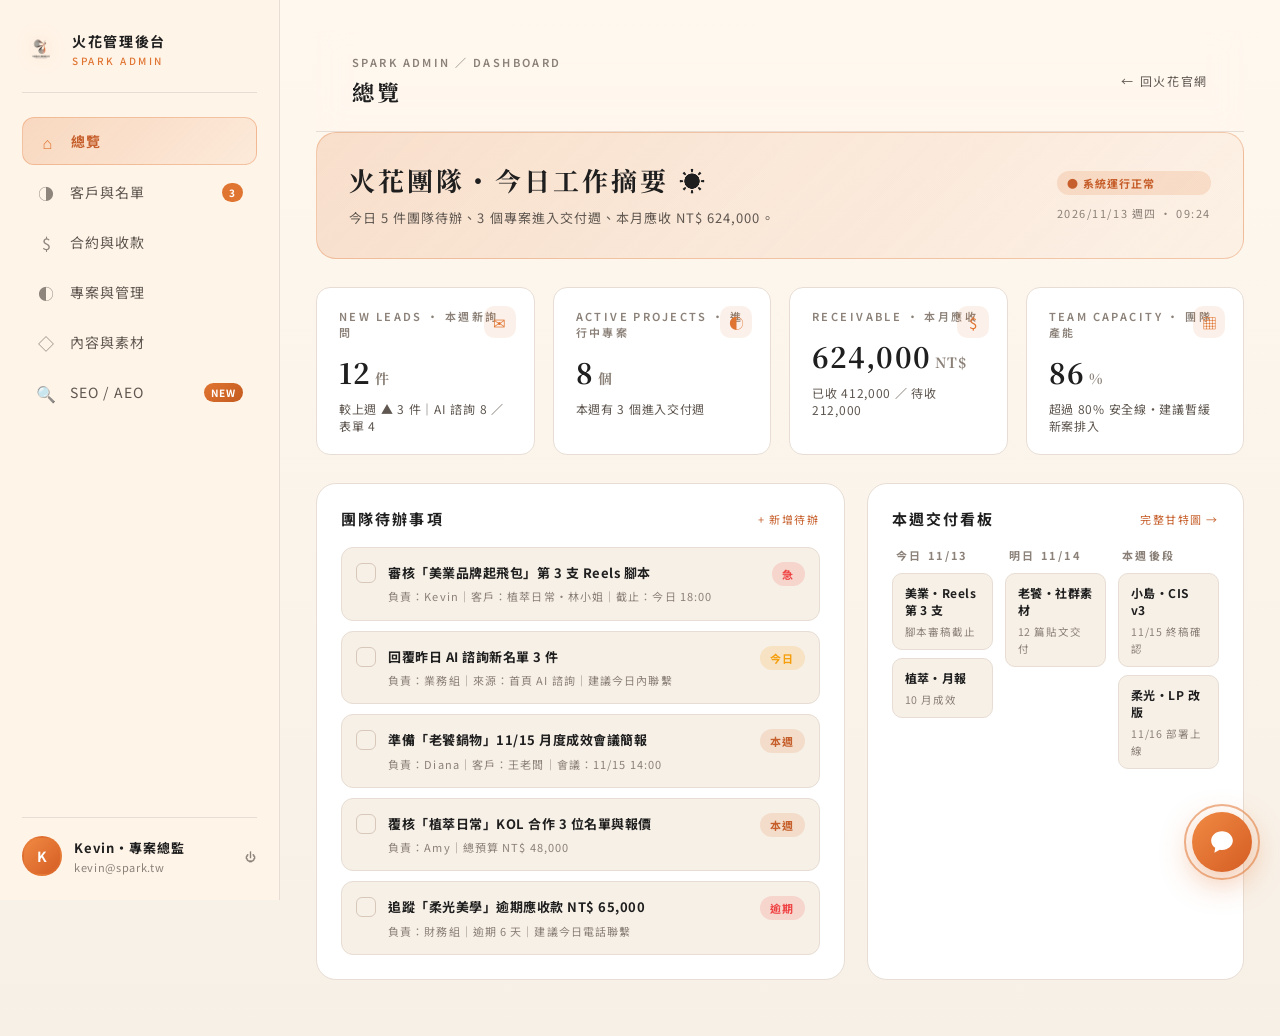
<file: admin.html>
<!DOCTYPE html>
<html lang="zh-Hant" data-theme="light">
<head>
  <meta charset="UTF-8" />
  <meta name="viewport" content="width=device-width, initial-scale=1.0" />
  <title>管理後台｜SPARK Brand Marketing</title>
  <link rel="preconnect" href="https://fonts.googleapis.com">
  <link rel="preconnect" href="https://fonts.gstatic.com" crossorigin>
  <link href="https://fonts.googleapis.com/css2?family=Noto+Serif+TC:wght@500;600;700;800&family=Noto+Sans+TC:wght@300;400;500;600;700&family=Inter:wght@400;500;600;700&display=swap" rel="stylesheet">
  <style>
    /* ===== Design tokens 沿用首頁 ===== */
    :root {
      --bg: #070b10;
      --bg-2: #0b1017;
      --card: rgba(18, 23, 31, 0.78);
      --card-2: rgba(21, 27, 36, 0.72);
      --line: rgba(255, 255, 255, 0.10);
      --line-strong: rgba(255, 255, 255, 0.16);
      --text: #f6f0e8;
      --text-soft: rgba(246, 240, 232, 0.72);
      --text-muted: rgba(246, 240, 232, 0.48);
      --orange: #e07532;
      --orange-2: #f08c4a;
      --orange-deep: #b94f1f;
      --glow: rgba(224, 117, 50, 0.42);
      --radius: 20px;
      --radius-sm: 14px;
      --body-bg: radial-gradient(circle at 8% 12%, rgba(224, 117, 50, .14), transparent 32%),
        linear-gradient(180deg, #06090e 0%, #080d13 100%);
    }
    :root[data-theme="light"] {
      --bg: #FFF8EF;
      --bg-2: #F7F0E7;
      --card: #FFFFFF;
      --card-2: #FFF4E8;
      --line: #E7DDD4;
      --line-strong: #D8C8BA;
      --text: #1F1F1F;
      --text-soft: #5F5750;
      --text-muted: #8B8178;
      --orange: #E07532;
      --orange-2: #C65F2B;
      --orange-deep: #B85A20;
      --body-bg: linear-gradient(180deg, #FFF8EF 0%, #F7F0E7 100%);
    }

    * { box-sizing: border-box; margin: 0; padding: 0; }
    html, body {
      min-height: 100%; background: var(--bg); color: var(--text);
      font-family: "Noto Sans TC", "Inter", sans-serif;
      transition: background .4s, color .4s;
    }
    body { background: var(--body-bg); }
    a { color: inherit; text-decoration: none; }
    ul { list-style: none; }

    /* ===== Shell（同 portal.html）===== */
    .admin-shell { display: grid; grid-template-columns: 280px 1fr; min-height: 100vh; }
    .admin-sidebar {
      background: var(--card-2); border-right: 1px solid var(--line);
      display: flex; flex-direction: column;
      padding: 30px 22px 24px;
      position: sticky; top: 0; height: 100vh;
    }
    .admin-brand {
      display: flex; align-items: center; gap: 12px;
      padding-bottom: 24px; margin-bottom: 24px;
      border-bottom: 1px solid var(--line);
    }
    .admin-brand img { width: 38px; height: 38px; object-fit: contain; filter: drop-shadow(0 0 10px rgba(224,117,50,.3)); }
    .admin-brand-text strong {
      display: block; font-size: 14px; font-weight: 700;
      letter-spacing: .12em; color: var(--text);
    }
    .admin-brand-text span {
      display: block; font-size: 10px; font-weight: 500;
      letter-spacing: .25em; color: var(--orange); margin-top: 2px;
    }
    .admin-nav { display: flex; flex-direction: column; gap: 4px; flex: 1; }
    .admin-nav-item {
      display: flex; align-items: center; gap: 12px;
      padding: 12px 14px; border-radius: 12px;
      color: var(--text-soft); font-size: 14px;
      letter-spacing: .08em; cursor: pointer; transition: all .2s;
    }
    .admin-nav-item .icon {
      width: 22px; height: 22px; display: grid; place-items: center;
      font-size: 16px; opacity: .7;
    }
    .admin-nav-item:hover { background: rgba(224,117,50,.08); color: var(--text); }
    .admin-nav-item.is-active {
      background: linear-gradient(135deg, rgba(224,117,50,.22), rgba(224,117,50,.08));
      color: var(--orange-2); font-weight: 700;
      border: 1px solid rgba(224,117,50,.32);
    }
    .admin-nav-item.is-active .icon { opacity: 1; color: var(--orange); }
    .admin-nav-item .badge {
      margin-left: auto; padding: 2px 7px;
      border-radius: 999px; font-size: 10px; font-weight: 700;
      background: var(--orange); color: #fff;
    }
    .admin-user {
      display: flex; align-items: center; gap: 12px;
      padding-top: 18px; margin-top: 14px;
      border-top: 1px solid var(--line);
    }
    .admin-user .avatar {
      width: 40px; height: 40px; border-radius: 50%;
      background: linear-gradient(135deg, #f08a43, #d55d24);
      color: #fff; display: grid; place-items: center;
      font-weight: 700; font-size: 14px;
      border: 2px solid rgba(224,117,50,.4);
      flex-shrink: 0;
    }
    .admin-user .meta b {
      display: block; font-size: 13px; font-weight: 700;
      letter-spacing: .08em; color: var(--text);
    }
    .admin-user .meta span {
      display: block; font-size: 11px; letter-spacing: .06em;
      color: var(--text-muted); margin-top: 2px;
    }
    .admin-user .logout {
      margin-left: auto; color: var(--text-muted);
      font-size: 11px; letter-spacing: .12em; cursor: pointer;
    }
    .admin-user .logout:hover { color: var(--orange-2); }

    /* ===== Main ===== */
    .admin-main { min-height: 100vh; }
    .admin-topbar {
      display: flex; align-items: center; justify-content: space-between;
      padding: 24px 36px; border-bottom: 1px solid var(--line);
      background: rgba(7,11,16,.45); backdrop-filter: blur(14px);
      position: sticky; top: 0; z-index: 50;
    }
    :root[data-theme="light"] .admin-topbar { background: rgba(255,248,239,.78); }
    .admin-topbar h1 {
      font-family: "Noto Serif TC", serif;
      font-size: 22px; letter-spacing: .14em; font-weight: 700;
    }
    .admin-topbar .crumbs {
      font-size: 11px; letter-spacing: .22em;
      color: var(--text-muted); margin-bottom: 6px; font-weight: 600;
    }
    .admin-topbar .back {
      font-size: 12px; letter-spacing: .14em; color: var(--text-soft);
      transition: color .2s;
    }
    .admin-topbar .back:hover { color: var(--orange-2); }

    .admin-view { display: none; padding: 30px 36px 56px; }
    .admin-view.is-active { display: block; animation: viewFade .4s ease; }
    @keyframes viewFade {
      from { opacity: 0; transform: translateY(6px); }
      to { opacity: 1; transform: translateY(0); }
    }

    /* ===== Common cards / pills ===== */
    .card {
      background: var(--card); border: 1px solid var(--line);
      border-radius: var(--radius); padding: 24px;
    }
    .card-h {
      display: flex; align-items: center; justify-content: space-between;
      margin-bottom: 18px;
    }
    .card-h h3 { font-size: 15px; font-weight: 700; letter-spacing: .14em; }
    .card-h .more { font-size: 11px; letter-spacing: .14em; color: var(--orange-2); cursor: pointer; }
    .pill {
      display: inline-flex; align-items: center; gap: 6px;
      padding: 4px 10px; border-radius: 999px;
      font-size: 11px; letter-spacing: .1em; font-weight: 700;
    }
    .pill.success { background: rgba(74,222,128,.14); color: #4ade80; }
    .pill.warning { background: rgba(245,158,11,.16); color: #f59e0b; }
    .pill.info    { background: rgba(224,117,50,.16); color: var(--orange-2); }
    .pill.danger  { background: rgba(239,68,68,.16); color: #ef4444; }
    .pill.muted   { background: rgba(255,255,255,.06); color: var(--text-muted); }
    :root[data-theme="light"] .pill.success { background: rgba(34,140,80,.12); color: #228c50; }
    :root[data-theme="light"] .pill.muted { background: rgba(31,31,31,.06); color: var(--text-muted); }

    /* ===== Dashboard ===== */
    .welcome {
      background: linear-gradient(135deg, rgba(224,117,50,.18), rgba(224,117,50,.04));
      border: 1px solid rgba(224,117,50,.32); border-radius: var(--radius);
      padding: 28px 32px; margin-bottom: 28px;
      display: flex; align-items: center; justify-content: space-between;
    }
    .welcome h2 {
      font-family: "Noto Serif TC", serif;
      font-size: 26px; letter-spacing: .12em; margin-bottom: 8px;
    }
    .welcome p { font-size: 13px; color: var(--text-soft); letter-spacing: .08em; line-height: 1.85; }
    .welcome-status { display: flex; flex-direction: column; gap: 10px; text-align: right; }
    .metric-grid {
      display: grid; grid-template-columns: repeat(4, 1fr);
      gap: 18px; margin-bottom: 28px;
    }
    .metric {
      background: var(--card); border: 1px solid var(--line);
      border-radius: var(--radius-sm); padding: 20px 22px; position: relative;
    }
    .metric .label {
      font-size: 11px; letter-spacing: .22em; font-weight: 600;
      color: var(--text-muted); margin-bottom: 12px;
    }
    .metric .value {
      font-family: "Noto Serif TC", serif;
      font-size: 28px; font-weight: 700;
      letter-spacing: .04em; color: var(--text);
    }
    .metric .value .unit { font-size: 14px; color: var(--text-muted); margin-left: 4px; }
    .metric .desc { margin-top: 8px; font-size: 12px; color: var(--text-soft); letter-spacing: .06em; }
    .metric .icon {
      position: absolute; top: 18px; right: 18px;
      width: 32px; height: 32px; border-radius: 10px;
      background: rgba(224,117,50,.1); color: var(--orange);
      display: grid; place-items: center; font-size: 15px;
    }
    .panel-row { display: grid; grid-template-columns: 1.4fr 1fr; gap: 22px; }

    .todo-list { display: flex; flex-direction: column; gap: 10px; }
    .todo-item {
      display: flex; align-items: flex-start; gap: 12px;
      padding: 14px; border-radius: 12px;
      background: var(--bg-2); border: 1px solid var(--line);
      transition: all .2s;
    }
    .todo-item:hover { border-color: rgba(224,117,50,.4); }
    .todo-item .check {
      width: 20px; height: 20px; border-radius: 6px;
      border: 1.5px solid var(--line-strong);
      flex-shrink: 0; margin-top: 1px; cursor: pointer;
    }
    .todo-item .text { flex: 1; font-size: 13px; line-height: 1.65; color: var(--text); }
    .todo-item .text b { font-weight: 700; letter-spacing: .04em; }
    .todo-item .text small { display: block; font-size: 11px; color: var(--text-muted); letter-spacing: .1em; margin-top: 4px; }

    .deliver-week {
      display: grid; grid-template-columns: repeat(3, 1fr); gap: 12px;
    }
    .deliver-col h4 {
      font-size: 11px; letter-spacing: .22em; color: var(--text-muted);
      font-weight: 700; margin-bottom: 10px; padding: 0 4px;
    }
    .deliver-card {
      padding: 10px 12px; background: var(--bg-2);
      border: 1px solid var(--line); border-radius: 10px;
      margin-bottom: 8px; font-size: 12px;
    }
    .deliver-card b { display: block; color: var(--text); font-weight: 700; margin-bottom: 4px; letter-spacing: .04em; }
    .deliver-card span { color: var(--text-muted); font-size: 10.5px; letter-spacing: .08em; }

    /* ===== CRM ===== */
    .funnel-bar {
      display: grid; grid-template-columns: repeat(4, 1fr); gap: 14px;
      margin-bottom: 26px;
    }
    .funnel-step {
      background: var(--card); border: 1px solid var(--line);
      border-radius: var(--radius-sm); padding: 18px 22px;
      position: relative;
    }
    .funnel-step::after {
      content: "›"; position: absolute; right: -14px; top: 50%;
      transform: translateY(-50%); color: var(--orange-2);
      font-size: 24px; font-weight: 700; z-index: 1;
    }
    .funnel-step:last-child::after { display: none; }
    .funnel-step .label {
      font-size: 11px; letter-spacing: .18em; color: var(--text-muted);
      font-weight: 600; margin-bottom: 8px;
    }
    .funnel-step .num {
      font-family: "Noto Serif TC", serif;
      font-size: 30px; font-weight: 700; color: var(--text);
      letter-spacing: .04em;
    }
    .funnel-step .delta { font-size: 11px; color: #4ade80; margin-top: 4px; letter-spacing: .08em; }

    .table {
      background: var(--card); border: 1px solid var(--line);
      border-radius: var(--radius); overflow: hidden;
    }
    .table-row {
      display: grid; gap: 14px; align-items: center;
      padding: 14px 22px;
      border-bottom: 1px solid var(--line);
      font-size: 13px; transition: background .2s;
    }
    .table-row:last-child { border-bottom: none; }
    .table-row:hover { background: rgba(224,117,50,.05); }
    .table-row.is-head {
      font-size: 11px; letter-spacing: .2em;
      color: var(--text-muted); font-weight: 700;
      background: var(--bg-2);
    }
    .table-row.is-head:hover { background: var(--bg-2); }
    .lead-row { grid-template-columns: 50px 1.4fr 1fr 100px 110px 130px 110px 90px; }
    .table-row .who b { display: block; font-size: 13px; color: var(--text); letter-spacing: .04em; margin-bottom: 2px; }
    .table-row .who span { font-size: 11px; color: var(--text-muted); }
    .src {
      display: inline-flex; padding: 3px 9px; border-radius: 999px;
      font-size: 10px; letter-spacing: .14em; font-weight: 700;
    }
    .src.ai     { background: rgba(224,117,50,.16); color: var(--orange-2); }
    .src.form   { background: rgba(74,222,128,.14); color: #4ade80; }
    .src.refer  { background: rgba(96,165,250,.16); color: #60a5fa; }
    .src.partner { background: rgba(167,139,250,.18); color: #a78bfa; }
    :root[data-theme="light"] .src.form { background: rgba(34,140,80,.12); color: #228c50; }
    .table-row .pm {
      display: inline-flex; align-items: center; gap: 6px;
      font-size: 12px; color: var(--text);
    }
    .table-row .pm .av {
      width: 22px; height: 22px; border-radius: 50%;
      background: linear-gradient(135deg, #f08a43, #d55d24);
      color: #fff; font-size: 10px; font-weight: 700;
      display: grid; place-items: center;
    }
    .table-row .amt {
      font-family: "Inter", sans-serif;
      font-weight: 700; font-size: 13px; color: var(--text);
    }
    .table-row .ico-cell {
      display: grid; place-items: center;
    }
    .table-row .ico-cell .ic {
      width: 32px; height: 32px; border-radius: 8px;
      background: rgba(224,117,50,.12); color: var(--orange-2);
      display: grid; place-items: center; font-size: 13px;
    }

    /* ===== Sub pane（view 內的子 tab）===== */
    .sub-pane { display: none; }
    .sub-pane.is-active { display: block; animation: viewFade .35s ease; }

    /* ===== Action bar + Template library ===== */
    .action-bar {
      display: flex; align-items: center; justify-content: space-between;
      margin-bottom: 20px; gap: 14px;
    }
    .action-bar .left { display: flex; gap: 8px; }
    .filter-pill {
      padding: 8px 16px; border-radius: 999px;
      border: 1px solid var(--line);
      background: var(--card); color: var(--text-soft);
      font-size: 12px; letter-spacing: .12em; font-weight: 600;
      cursor: pointer; transition: all .2s;
    }
    .filter-pill:hover { border-color: rgba(224,117,50,.4); color: var(--text); }
    .filter-pill.is-on {
      background: rgba(224,117,50,.16);
      border-color: rgba(224,117,50,.5);
      color: var(--orange-2);
    }
    .cta-btn {
      padding: 10px 20px; border-radius: 10px; border: none;
      background: var(--orange); color: #fff; cursor: pointer;
      font-family: inherit; font-size: 12.5px; font-weight: 700;
      letter-spacing: .14em;
      display: inline-flex; align-items: center; gap: 8px;
      transition: all .2s;
    }
    .cta-btn:hover { background: var(--orange-deep); transform: translateY(-1px); }
    .cta-btn-ghost {
      padding: 10px 18px; border-radius: 10px;
      border: 1px solid var(--line-strong);
      background: var(--card); color: var(--text);
      font-family: inherit; font-size: 12px; font-weight: 600;
      letter-spacing: .14em; cursor: pointer;
      transition: all .2s;
    }
    .cta-btn-ghost:hover { border-color: var(--orange); color: var(--orange-2); }

    .template-lib {
      background: var(--card); border: 1px solid var(--line);
      border-radius: var(--radius); padding: 22px 24px;
      margin-bottom: 24px;
    }
    .template-lib-h {
      display: flex; align-items: center; justify-content: space-between;
      margin-bottom: 16px;
    }
    .template-lib-h h3 {
      font-size: 13px; letter-spacing: .14em; font-weight: 700;
    }
    .template-lib-h h3 small {
      font-size: 11px; color: var(--text-muted); letter-spacing: .1em;
      font-weight: 500; margin-left: 8px;
    }
    .template-grid {
      display: grid; grid-template-columns: repeat(4, 1fr); gap: 12px;
    }
    .tpl-card {
      background: var(--bg-2); border: 1px solid var(--line);
      border-radius: 12px; padding: 16px;
      cursor: pointer; transition: all .2s;
      display: flex; flex-direction: column; gap: 8px;
    }
    .tpl-card:hover {
      border-color: rgba(224,117,50,.5);
      transform: translateY(-2px);
      box-shadow: 0 8px 24px rgba(224,117,50,.1);
    }
    .tpl-card .ic {
      width: 36px; height: 36px; border-radius: 10px;
      background: rgba(224,117,50,.14); color: var(--orange-2);
      display: grid; place-items: center; font-size: 16px;
      margin-bottom: 4px;
    }
    .tpl-card b {
      font-size: 13.5px; font-weight: 700; letter-spacing: .08em;
      color: var(--text);
    }
    .tpl-card p {
      font-size: 11.5px; line-height: 1.7; letter-spacing: .04em;
      color: var(--text-muted);
    }
    .tpl-card .use {
      margin-top: 6px; align-self: flex-start;
      font-size: 10.5px; font-weight: 700; letter-spacing: .14em;
      color: var(--orange-2);
    }
    .tpl-card.custom .ic {
      background: rgba(255,255,255,.05); color: var(--text-muted);
      border: 1px dashed var(--line-strong);
    }
    @media (max-width: 1080px) {
      .template-grid { grid-template-columns: repeat(2, 1fr); }
    }

    /* ===== Project list ===== */
    .proj-list-row { grid-template-columns: 50px 1.4fr 1fr 110px 130px 130px 90px; }
    .proj-list-row .stage-pill {
      display: inline-flex; padding: 4px 10px; border-radius: 999px;
      font-size: 10.5px; letter-spacing: .12em; font-weight: 700;
    }
    .stage-pill.s1 { background: rgba(96,165,250,.16); color: #60a5fa; }
    .stage-pill.s2 { background: rgba(167,139,250,.18); color: #a78bfa; }
    .stage-pill.s3 { background: rgba(245,158,11,.18); color: #f59e0b; }
    .stage-pill.s4 { background: rgba(224,117,50,.18); color: var(--orange-2); }
    .stage-pill.s5 { background: rgba(74,222,128,.16); color: #4ade80; }

    /* ===== Contract status (6 階段流程) ===== */
    .pill.draft     { background: rgba(255,255,255,.06); color: var(--text-muted); }
    .pill.sent      { background: rgba(96,165,250,.16); color: #60a5fa; }
    .pill.signed    { background: rgba(167,139,250,.18); color: #a78bfa; }
    .pill.paying    { background: rgba(245,158,11,.18); color: #f59e0b; }
    .pill.paid      { background: rgba(74,222,128,.14); color: #4ade80; }
    .pill.done      { background: rgba(224,117,50,.16); color: var(--orange-2); }
    :root[data-theme="light"] .pill.draft { background: rgba(31,31,31,.06); color: var(--text-muted); }

    /* ===== Projects（5 階段 kanban）===== */
    .proj-kanban {
      display: grid; grid-template-columns: repeat(5, 1fr);
      gap: 14px; margin-bottom: 26px;
    }
    .proj-col {
      background: var(--bg-2); border: 1px solid var(--line);
      border-radius: var(--radius-sm); padding: 14px;
      min-height: 460px;
      display: flex; flex-direction: column;
    }
    .proj-col-head {
      display: flex; align-items: center; justify-content: space-between;
      padding: 4px 6px 12px; margin-bottom: 10px;
      border-bottom: 1px dashed var(--line);
    }
    .proj-col-head .step {
      font-family: "Inter", sans-serif;
      font-size: 10px; letter-spacing: .22em;
      color: var(--orange-2); font-weight: 700; margin-bottom: 4px;
    }
    .proj-col-head h4 {
      font-size: 13px; letter-spacing: .14em;
      font-weight: 700; color: var(--text);
    }
    .proj-col-head .cnt {
      width: 22px; height: 22px; border-radius: 6px;
      background: rgba(224,117,50,.14); color: var(--orange-2);
      display: grid; place-items: center;
      font-size: 11px; font-weight: 700;
      font-family: "Inter", sans-serif;
    }
    .proj-col-list { display: flex; flex-direction: column; gap: 10px; flex: 1; }

    .proj-mini {
      background: var(--card); border: 1px solid var(--line);
      border-radius: 12px; padding: 14px 14px 12px;
      transition: all .2s; cursor: pointer;
    }
    .proj-mini:hover { border-color: rgba(224,117,50,.5); transform: translateY(-2px); }
    .proj-mini[data-state="urgent"] { border-color: rgba(239,68,68,.4); }
    .proj-mini .industry {
      display: inline-flex; padding: 2px 7px; border-radius: 999px;
      font-size: 9px; letter-spacing: .18em; font-weight: 700;
      background: rgba(224,117,50,.14); color: var(--orange-2);
      margin-bottom: 8px;
    }
    .proj-mini h5 {
      font-family: "Noto Serif TC", serif;
      font-size: 14px; letter-spacing: .08em;
      color: var(--text); font-weight: 700; line-height: 1.4;
      margin-bottom: 4px;
    }
    .proj-mini .client {
      font-size: 11px; color: var(--text-muted);
      letter-spacing: .06em; margin-bottom: 10px;
    }
    .proj-bar {
      height: 4px; border-radius: 999px;
      background: var(--line); overflow: hidden; margin-bottom: 10px;
    }
    .proj-bar i { display: block; height: 100%; background: linear-gradient(90deg, var(--orange-2), var(--orange)); border-radius: 999px; }
    .proj-mini .meta-row {
      display: flex; justify-content: space-between; align-items: center;
      font-size: 10.5px; color: var(--text-soft); letter-spacing: .04em;
    }
    .proj-mini .pm-mini {
      display: inline-flex; align-items: center; gap: 5px;
      font-weight: 600; color: var(--text);
    }
    .proj-mini .pm-mini .av {
      width: 18px; height: 18px; border-radius: 50%;
      background: linear-gradient(135deg, #f08a43, #d55d24);
      color: #fff; font-size: 8px; font-weight: 700;
      display: grid; place-items: center;
    }
    .proj-mini .next {
      font-size: 10px; color: var(--text-muted);
      letter-spacing: .06em; margin-top: 6px;
      padding-top: 8px; border-top: 1px dashed var(--line);
      line-height: 1.6;
    }
    .proj-mini .next b { color: var(--orange-2); font-weight: 700; letter-spacing: .1em; }

    /* ===== Contracts/Payments ===== */
    .pay-summary { display: grid; grid-template-columns: repeat(3, 1fr); gap: 18px; margin-bottom: 26px; }
    .pay-mini {
      background: var(--card); border: 1px solid var(--line);
      border-radius: var(--radius); padding: 22px 24px;
    }
    .pay-mini.urgent {
      background: linear-gradient(135deg, rgba(239,68,68,.18), rgba(239,68,68,.04));
      border-color: rgba(239,68,68,.42);
    }
    .pay-mini .label { font-size: 11px; letter-spacing: .22em; font-weight: 600; color: var(--text-muted); margin-bottom: 10px; }
    .pay-mini.urgent .label { color: #ef4444; }
    .pay-mini .amount {
      font-family: "Noto Serif TC", serif;
      font-size: 26px; font-weight: 700; color: var(--text);
      letter-spacing: .04em; margin-bottom: 6px;
    }
    .pay-mini p { font-size: 12px; color: var(--text-soft); letter-spacing: .06em; }
    .contract-row { grid-template-columns: 1.5fr 1fr 130px 130px 130px 110px 100px; }

    /* ===== Assets ===== */
    .upload-card {
      background: var(--card); border: 1px solid var(--line);
      border-radius: var(--radius); padding: 22px;
      margin-bottom: 24px;
      display: grid; grid-template-columns: 1.4fr 1fr; gap: 22px;
      align-items: stretch;
    }
    .upload-zone {
      border: 2px dashed rgba(224,117,50,.32);
      border-radius: var(--radius-sm);
      background: rgba(224,117,50,.04);
      padding: 32px 24px;
      display: flex; flex-direction: column; align-items: center; justify-content: center;
      text-align: center; gap: 10px;
      cursor: pointer; transition: all .2s;
    }
    .upload-zone:hover {
      border-color: var(--orange);
      background: rgba(224,117,50,.08);
    }
    .upload-zone .up-ico {
      width: 56px; height: 56px; border-radius: 16px;
      background: rgba(224,117,50,.16); color: var(--orange);
      display: grid; place-items: center; font-size: 26px;
      margin-bottom: 6px;
    }
    .upload-zone b {
      font-size: 15px; letter-spacing: .08em; color: var(--text);
      font-weight: 700;
    }
    .upload-zone span {
      font-size: 11.5px; color: var(--text-muted); letter-spacing: .08em;
      line-height: 1.7;
    }
    .upload-zone .up-btn {
      margin-top: 8px;
      padding: 10px 22px; border-radius: 10px; border: none;
      background: var(--orange); color: #fff; cursor: pointer;
      font-family: inherit; font-size: 12px; font-weight: 700;
      letter-spacing: .14em; transition: all .2s;
    }
    .upload-zone .up-btn:hover { background: var(--orange-deep); }

    .upload-meta { display: flex; flex-direction: column; gap: 14px; }
    .upload-row { display: flex; flex-direction: column; gap: 6px; }
    .upload-row label {
      font-size: 11px; letter-spacing: .18em; font-weight: 600;
      color: var(--text-muted);
    }
    .upload-row select, .upload-row input {
      height: 38px; padding: 0 14px;
      border-radius: 10px; border: 1px solid var(--line-strong);
      background: var(--bg-2); color: var(--text);
      font-family: inherit; font-size: 13px; letter-spacing: .04em;
      outline: none; cursor: pointer;
    }
    .upload-row select:focus, .upload-row input:focus { border-color: var(--orange); }
    .upload-sync {
      display: flex; align-items: center; gap: 10px;
      padding: 10px 14px; border-radius: 10px;
      background: rgba(74,222,128,.08);
      border: 1px solid rgba(74,222,128,.22);
      font-size: 12px; color: var(--text-soft); letter-spacing: .04em;
      line-height: 1.6;
    }
    .upload-sync input[type="checkbox"] {
      width: 16px; height: 16px; accent-color: var(--orange);
    }
    .upload-sync b { color: var(--text); font-weight: 700; }

    .recent-uploads {
      background: var(--card); border: 1px solid var(--line);
      border-radius: var(--radius); padding: 18px 22px;
      margin-bottom: 26px;
    }
    .recent-uploads-h {
      display: flex; align-items: center; justify-content: space-between;
      margin-bottom: 14px;
    }
    .recent-uploads-h h3 {
      font-size: 13px; letter-spacing: .14em; font-weight: 700;
    }
    .recent-uploads-h span {
      font-size: 11px; color: var(--text-muted); letter-spacing: .1em;
    }
    .recent-row {
      display: grid; grid-template-columns: 36px 1fr 110px 100px 100px 80px;
      gap: 14px; align-items: center;
      padding: 10px 4px;
      border-top: 1px dashed var(--line);
      font-size: 12.5px;
    }
    .recent-row .r-ico {
      width: 30px; height: 30px; border-radius: 8px;
      background: rgba(224,117,50,.12); color: var(--orange-2);
      display: grid; place-items: center; font-size: 13px;
    }
    .recent-row .r-name b {
      display: block; font-size: 12.5px; color: var(--text);
      letter-spacing: .04em; margin-bottom: 2px;
    }
    .recent-row .r-name span {
      font-size: 10.5px; color: var(--text-muted); letter-spacing: .06em;
    }
    .recent-row .r-meta {
      font-size: 11px; color: var(--text-soft); letter-spacing: .04em;
    }
    .recent-row .r-sync {
      font-size: 11px; font-weight: 700;
    }
    .recent-row .r-sync.on { color: #4ade80; }
    .recent-row .r-sync.off { color: var(--text-muted); }

    .asset-toolbar {
      display: flex; align-items: center; gap: 12px;
      margin-bottom: 24px; flex-wrap: wrap;
    }
    .asset-stats {
      display: flex; gap: 14px;
    }
    .asset-stat {
      padding: 10px 18px; border-radius: 12px;
      background: var(--card); border: 1px solid var(--line);
      font-size: 11px; letter-spacing: .14em; color: var(--text-muted);
      font-weight: 600;
    }
    .asset-stat b {
      display: block; font-family: "Inter", sans-serif;
      font-size: 18px; color: var(--text); font-weight: 700;
      letter-spacing: 0; margin-bottom: 2px;
    }
    .asset-search {
      margin-left: auto; min-width: 240px;
      height: 38px; padding: 0 14px;
      border-radius: 999px; border: 1px solid var(--line);
      background: var(--bg-2); color: var(--text);
      font-family: inherit; font-size: 12.5px; outline: none;
    }
    .asset-search:focus { border-color: var(--orange); }

    .brand-grid { display: grid; grid-template-columns: repeat(4, 1fr); gap: 18px; }
    .brand-card {
      background: var(--card); border: 1px solid var(--line);
      border-radius: var(--radius); overflow: hidden;
      transition: all .2s; cursor: pointer;
    }
    .brand-card:hover { transform: translateY(-3px); border-color: rgba(224,117,50,.4); }
    .brand-thumb {
      aspect-ratio: 4 / 3;
      background-size: cover; background-position: center;
      background-color: var(--bg-2);
      position: relative;
    }
    .brand-thumb .count {
      position: absolute; top: 12px; right: 12px;
      padding: 4px 10px; border-radius: 999px;
      background: rgba(7,11,16,.78); backdrop-filter: blur(8px);
      color: var(--text); font-size: 11px; letter-spacing: .1em; font-weight: 700;
    }
    .brand-body { padding: 14px 18px 16px; }
    .brand-body b {
      display: block; font-size: 14px; font-weight: 700;
      letter-spacing: .08em; color: var(--text); margin-bottom: 3px;
    }
    .brand-body span {
      font-size: 11px; color: var(--text-muted); letter-spacing: .08em;
    }

    @media (max-width: 1080px) {
      .admin-shell { grid-template-columns: 1fr; }
      .admin-sidebar { position: relative; height: auto; flex-direction: row; flex-wrap: wrap; }
      .admin-nav { flex-direction: row; flex-wrap: wrap; }
      .metric-grid { grid-template-columns: repeat(2, 1fr); }
      .panel-row { grid-template-columns: 1fr; }
      .funnel-bar { grid-template-columns: repeat(2, 1fr); }
      .funnel-step::after { display: none; }
      .proj-kanban { grid-template-columns: 1fr; }
      .proj-col { min-height: auto; }
      .pay-summary { grid-template-columns: 1fr; }
      .brand-grid { grid-template-columns: repeat(2, 1fr); }
      .lead-row, .contract-row { grid-template-columns: 1fr 1fr; }
    }
  </style>
</head>
<body>
  <div class="admin-shell">
    <!-- ============ Sidebar ============ -->
    <aside class="admin-sidebar">
      <a class="admin-brand" href="index.html">
        <img src="assets/spark-logo.png" alt="火花 logo">
        <span class="admin-brand-text">
          <strong>火花管理後台</strong>
          <span>SPARK ADMIN</span>
        </span>
      </a>

      <nav class="admin-nav">
        <div class="admin-nav-item is-active" data-view="dashboard">
          <span class="icon">⌂</span><span>總覽</span>
        </div>
        <div class="admin-nav-item" data-view="crm">
          <span class="icon">◑</span><span>客戶與名單</span><span class="badge">3</span>
        </div>
        <div class="admin-nav-item" data-view="contracts">
          <span class="icon">$</span><span>合約與收款</span>
        </div>
        <div class="admin-nav-item" data-view="projects">
          <span class="icon">◐</span><span>專案與管理</span>
        </div>
        <div class="admin-nav-item" data-view="assets">
          <span class="icon">◇</span><span>內容與素材</span>
        </div>
        <div class="admin-nav-item" data-view="seo" style="position:relative;">
          <span class="icon">🔍</span><span>SEO / AEO</span>
          <span class="badge" style="background:linear-gradient(135deg,#E07532,#C45A1E);color:#fff;">NEW</span>
        </div>
      </nav>

      <div class="admin-user">
        <div class="avatar">K</div>
        <div class="meta">
          <b>Kevin・專案總監</b>
          <span>kevin@spark.tw</span>
        </div>
        <span class="logout" title="登出">⏻</span>
      </div>
    </aside>

    <!-- ============ Main ============ -->
    <main class="admin-main">
      <!-- ===== Dashboard ===== -->
      <div class="admin-view is-active" data-view="dashboard">
        <div class="admin-topbar">
          <div>
            <div class="crumbs">SPARK ADMIN ／ DASHBOARD</div>
            <h1>總覽</h1>
          </div>
          <a class="back" href="index.html">← 回火花官網</a>
        </div>

        <div class="welcome">
          <div>
            <h2>火花團隊・今日工作摘要 ☀</h2>
            <p>今日 5 件團隊待辦、3 個專案進入交付週、本月應收 NT$ 624,000。</p>
          </div>
          <div class="welcome-status">
            <span class="pill info">● 系統運行正常</span>
            <span style="font-size:11px;letter-spacing:.14em;color:var(--text-muted);">2026/11/13 週四 · 09:24</span>
          </div>
        </div>

        <div class="metric-grid">
          <div class="metric">
            <div class="icon">✉</div>
            <div class="label">NEW LEADS · 本週新詢問</div>
            <div class="value">12<span class="unit">件</span></div>
            <div class="desc">較上週 ▲ 3 件｜AI 諮詢 8 ／ 表單 4</div>
          </div>
          <div class="metric">
            <div class="icon">◐</div>
            <div class="label">ACTIVE PROJECTS · 進行中專案</div>
            <div class="value">8<span class="unit">個</span></div>
            <div class="desc">本週有 3 個進入交付週</div>
          </div>
          <div class="metric">
            <div class="icon">$</div>
            <div class="label">RECEIVABLE · 本月應收</div>
            <div class="value">624,000<span class="unit">NT$</span></div>
            <div class="desc">已收 412,000 ／ 待收 212,000</div>
          </div>
          <div class="metric">
            <div class="icon">▦</div>
            <div class="label">TEAM CAPACITY · 團隊產能</div>
            <div class="value">86<span class="unit">%</span></div>
            <div class="desc">超過 80% 安全線・建議暫緩新案排入</div>
          </div>
        </div>

        <div class="panel-row">
          <div class="card">
            <div class="card-h">
              <h3>團隊待辦事項</h3>
              <span class="more">+ 新增待辦</span>
            </div>
            <div class="todo-list">
              <div class="todo-item">
                <div class="check"></div>
                <div class="text">
                  <b>審核「美業品牌起飛包」第 3 支 Reels 腳本</b>
                  <small>負責：Kevin｜客戶：植萃日常・林小姐｜截止：今日 18:00</small>
                </div>
                <span class="pill danger">急</span>
              </div>
              <div class="todo-item">
                <div class="check"></div>
                <div class="text">
                  <b>回覆昨日 AI 諮詢新名單 3 件</b>
                  <small>負責：業務組｜來源：首頁 AI 諮詢｜建議今日內聯繫</small>
                </div>
                <span class="pill warning">今日</span>
              </div>
              <div class="todo-item">
                <div class="check"></div>
                <div class="text">
                  <b>準備「老饕鍋物」11/15 月度成效會議簡報</b>
                  <small>負責：Diana｜客戶：王老闆｜會議：11/15 14:00</small>
                </div>
                <span class="pill info">本週</span>
              </div>
              <div class="todo-item">
                <div class="check"></div>
                <div class="text">
                  <b>覆核「植萃日常」KOL 合作 3 位名單與報價</b>
                  <small>負責：Amy｜總預算 NT$ 48,000</small>
                </div>
                <span class="pill info">本週</span>
              </div>
              <div class="todo-item">
                <div class="check"></div>
                <div class="text">
                  <b>追蹤「柔光美學」逾期應收款 NT$ 65,000</b>
                  <small>負責：財務組｜逾期 6 天｜建議今日電話聯繫</small>
                </div>
                <span class="pill danger">逾期</span>
              </div>
            </div>
          </div>

          <div class="card">
            <div class="card-h">
              <h3>本週交付看板</h3>
              <span class="more">完整甘特圖 →</span>
            </div>
            <div class="deliver-week">
              <div class="deliver-col">
                <h4>今日 11/13</h4>
                <div class="deliver-card">
                  <b>美業・Reels 第 3 支</b>
                  <span>腳本審稿截止</span>
                </div>
                <div class="deliver-card">
                  <b>植萃・月報</b>
                  <span>10 月成效</span>
                </div>
              </div>
              <div class="deliver-col">
                <h4>明日 11/14</h4>
                <div class="deliver-card">
                  <b>老饕・社群素材</b>
                  <span>12 篇貼文交付</span>
                </div>
              </div>
              <div class="deliver-col">
                <h4>本週後段</h4>
                <div class="deliver-card">
                  <b>小島・CIS v3</b>
                  <span>11/15 終稿確認</span>
                </div>
                <div class="deliver-card">
                  <b>柔光・LP 改版</b>
                  <span>11/16 部署上線</span>
                </div>
              </div>
            </div>
          </div>
        </div>
      </div>

      <!-- ===== CRM ===== -->
      <div class="admin-view" data-view="crm">
        <div class="admin-topbar">
          <div>
            <div class="crumbs">SPARK ADMIN ／ CRM</div>
            <h1>客戶與名單</h1>
          </div>
          <a class="back" href="index.html">← 回火花官網</a>
        </div>

        <div class="funnel-bar">
          <div class="funnel-step">
            <div class="label">NEW LEADS · 新進名單</div>
            <div class="num">24</div>
            <div class="delta">本月 ▲ 7</div>
          </div>
          <div class="funnel-step">
            <div class="label">CONTACTED · 已聯繫</div>
            <div class="num">18</div>
            <div class="delta">轉換率 75%</div>
          </div>
          <div class="funnel-step">
            <div class="label">PROPOSED · 已提案</div>
            <div class="num">9</div>
            <div class="delta">轉換率 50%</div>
          </div>
          <div class="funnel-step">
            <div class="label">SIGNED · 已簽約</div>
            <div class="num">5</div>
            <div class="delta">總額 NT$ 1.84M</div>
          </div>
        </div>

        <div class="table">
          <div class="table-row is-head lead-row">
            <span></span><span>公司／聯絡人</span><span>產業</span><span>來源</span><span>狀態</span><span>負責業務</span><span>預期金額</span><span></span>
          </div>
          <div class="table-row lead-row">
            <div class="ico-cell"><div class="ic">🛍</div></div>
            <div class="who"><b>柔光美學</b><span>陳總監・jenny@softbeauty.tw</span></div>
            <span>電商零售</span>
            <span><span class="src ai">AI 諮詢</span></span>
            <span><span class="pill info">已提案</span></span>
            <span class="pm"><span class="av">K</span>Kevin</span>
            <span class="amt">NT$ 240,000</span>
            <span class="more">查看 →</span>
          </div>
          <div class="table-row lead-row">
            <div class="ico-cell"><div class="ic">☕</div></div>
            <div class="who"><b>老饕鍋物</b><span>王老闆・boss@laotao.tw</span></div>
            <span>餐飲</span>
            <span><span class="src form">表單</span></span>
            <span><span class="pill success">已簽約</span></span>
            <span class="pm"><span class="av">D</span>Diana</span>
            <span class="amt">NT$ 516,000</span>
            <span class="more">查看 →</span>
          </div>
          <div class="table-row lead-row">
            <div class="ico-cell"><div class="ic">◇</div></div>
            <div class="who"><b>植萃日常</b><span>林小姐・lin@botanic.tw</span></div>
            <span>美業</span>
            <span><span class="src ai">AI 諮詢</span></span>
            <span><span class="pill success">已簽約</span></span>
            <span class="pm"><span class="av">K</span>Kevin</span>
            <span class="amt">NT$ 516,000</span>
            <span class="more">查看 →</span>
          </div>
          <div class="table-row lead-row">
            <div class="ico-cell"><div class="ic">⌖</div></div>
            <div class="who"><b>小島製作</b><span>劉設計師・island@local.tw</span></div>
            <span>地方品牌</span>
            <span><span class="src refer">推薦</span></span>
            <span><span class="pill info">已提案</span></span>
            <span class="pm"><span class="av">D</span>Diana</span>
            <span class="amt">NT$ 380,000</span>
            <span class="more">查看 →</span>
          </div>
          <div class="table-row lead-row">
            <div class="ico-cell"><div class="ic">☕</div></div>
            <div class="who"><b>日初咖啡</b><span>陳店長・sunrise@cafe.tw</span></div>
            <span>餐飲</span>
            <span><span class="src ai">AI 諮詢</span></span>
            <span><span class="pill warning">已聯繫</span></span>
            <span class="pm"><span class="av">K</span>Kevin</span>
            <span class="amt">NT$ 180,000</span>
            <span class="more">查看 →</span>
          </div>
          <div class="table-row lead-row">
            <div class="ico-cell"><div class="ic">◇</div></div>
            <div class="who"><b>Velireo Skin</b><span>Anne・hi@velireo.com</span></div>
            <span>美業</span>
            <span><span class="src partner">夥伴轉介</span></span>
            <span><span class="pill warning">已聯繫</span></span>
            <span class="pm"><span class="av">K</span>Kevin</span>
            <span class="amt">NT$ 320,000</span>
            <span class="more">查看 →</span>
          </div>
          <div class="table-row lead-row">
            <div class="ico-cell"><div class="ic">🛍</div></div>
            <div class="who"><b>Studio Lab</b><span>Tony・tony@studiolab.tw</span></div>
            <span>創意服務</span>
            <span><span class="src form">表單</span></span>
            <span><span class="pill muted">新名單</span></span>
            <span class="pm"><span class="av">+</span>未指派</span>
            <span class="amt">— —</span>
            <span class="more">指派 →</span>
          </div>
        </div>
      </div>

      <!-- ===== Projects ===== -->
      <div class="admin-view" data-view="projects">
        <div class="admin-topbar">
          <div>
            <div class="crumbs">SPARK ADMIN ／ PROJECTS</div>
            <h1>專案與管理</h1>
          </div>
          <a class="back" href="index.html">← 回火花官網</a>
        </div>

        <!-- 上方 sub-tab -->
        <div class="action-bar">
          <div class="left">
            <span class="filter-pill is-on" data-tab="overview">總覽</span>
            <span class="filter-pill" data-tab="list">列表</span>
            <span class="filter-pill" data-tab="templates">範本庫</span>
          </div>
          <button class="cta-btn" onclick="document.querySelector('.admin-view[data-view=&quot;projects&quot;] .filter-pill[data-tab=&quot;templates&quot;]').click()">＋ 新增專案</button>
        </div>

        <!-- 總覽 pane（5 階段看板＋本週風險）-->
        <div class="sub-pane is-active" data-pane="overview">
          <div class="proj-kanban">
            <div class="proj-col">
              <div class="proj-col-head">
                <div>
                  <div class="step">STEP 01</div>
                  <h4>初步諮詢</h4>
                </div>
                <span class="cnt">1</span>
              </div>
              <div class="proj-col-list">
                <div class="proj-mini">
                  <span class="industry">美業</span>
                  <h5>Velireo Skin・新諮詢評估</h5>
                  <div class="client">Anne・hi@velireo.com</div>
                  <div class="proj-bar"><i style="width:18%"></i></div>
                  <div class="meta-row">
                    <span class="pm-mini"><span class="av">K</span>Kevin</span>
                    <span>18%</span>
                  </div>
                  <div class="next">下一步 <b>›</b> 需求釐清會議（本週五）</div>
                </div>
              </div>
            </div>

            <div class="proj-col">
              <div class="proj-col-head">
                <div>
                  <div class="step">STEP 02</div>
                  <h4>問題診斷</h4>
                </div>
                <span class="cnt">1</span>
              </div>
              <div class="proj-col-list">
                <div class="proj-mini">
                  <span class="industry">餐飲</span>
                  <h5>日初咖啡・社群現況診斷</h5>
                  <div class="client">陳店長・sunrise@cafe.tw</div>
                  <div class="proj-bar"><i style="width:32%"></i></div>
                  <div class="meta-row">
                    <span class="pm-mini"><span class="av">K</span>Kevin</span>
                    <span>32%</span>
                  </div>
                  <div class="next">下一步 <b>›</b> 提案簡報送出（11/18）</div>
                </div>
              </div>
            </div>

            <div class="proj-col">
              <div class="proj-col-head">
                <div>
                  <div class="step">STEP 03</div>
                  <h4>策略規劃</h4>
                </div>
                <span class="cnt">1</span>
              </div>
              <div class="proj-col-list">
                <div class="proj-mini">
                  <span class="industry">餐飲</span>
                  <h5>餐飲連鎖整合行銷</h5>
                  <div class="client">老饕鍋物・王老闆</div>
                  <div class="proj-bar"><i style="width:42%"></i></div>
                  <div class="meta-row">
                    <span class="pm-mini"><span class="av">D</span>Diana</span>
                    <span>42%</span>
                  </div>
                  <div class="next">下一步 <b>›</b> 12 篇社群貼文交付（明日）</div>
                </div>
              </div>
            </div>

            <div class="proj-col">
              <div class="proj-col-head">
                <div>
                  <div class="step">STEP 04</div>
                  <h4>創意執行</h4>
                </div>
                <span class="cnt">3</span>
              </div>
              <div class="proj-col-list">
                <div class="proj-mini">
                  <span class="industry">美業</span>
                  <h5>美業品牌起飛包</h5>
                  <div class="client">植萃日常・林小姐</div>
                  <div class="proj-bar"><i style="width:68%"></i></div>
                  <div class="meta-row">
                    <span class="pm-mini"><span class="av">K</span>Kevin</span>
                    <span>68%</span>
                  </div>
                  <div class="next">下一步 <b>›</b> Reels 第 3 支腳本（今日 18:00）</div>
                </div>
                <div class="proj-mini">
                  <span class="industry">美業</span>
                  <h5>新品 KOL 媒合</h5>
                  <div class="client">植萃日常・林小姐</div>
                  <div class="proj-bar"><i style="width:56%"></i></div>
                  <div class="meta-row">
                    <span class="pm-mini"><span class="av">A</span>Amy</span>
                    <span>56%</span>
                  </div>
                  <div class="next">下一步 <b>›</b> 3 位 KOL 報價單（本週）</div>
                </div>
                <div class="proj-mini" data-state="urgent">
                  <span class="industry">電商</span>
                  <h5>電商廣告優化</h5>
                  <div class="client">柔光美學・陳總監</div>
                  <div class="proj-bar"><i style="width:35%"></i></div>
                  <div class="meta-row">
                    <span class="pm-mini"><span class="av">K</span>Kevin</span>
                    <span>35%</span>
                  </div>
                  <div class="next" style="color:#ef4444;">⚠ <b>應收逾期</b> 6 天｜NT$ 65,000</div>
                </div>
              </div>
            </div>

            <div class="proj-col">
              <div class="proj-col-head">
                <div>
                  <div class="step">STEP 05</div>
                  <h4>上線優化</h4>
                </div>
                <span class="cnt">2</span>
              </div>
              <div class="proj-col-list">
                <div class="proj-mini">
                  <span class="industry">地方</span>
                  <h5>地方品牌煥新計畫</h5>
                  <div class="client">小島製作・劉設計師</div>
                  <div class="proj-bar"><i style="width:88%"></i></div>
                  <div class="meta-row">
                    <span class="pm-mini"><span class="av">D</span>Diana</span>
                    <span>88%</span>
                  </div>
                  <div class="next">下一步 <b>›</b> CIS v3 終稿（11/15）</div>
                </div>
                <div class="proj-mini">
                  <span class="industry">內部</span>
                  <h5>火花網站改版</h5>
                  <div class="client">內部專案</div>
                  <div class="proj-bar"><i style="width:95%"></i></div>
                  <div class="meta-row">
                    <span class="pm-mini"><span class="av">K</span>Kevin</span>
                    <span>95%</span>
                  </div>
                  <div class="next" style="color:#4ade80;">✓ 11/18 正式上線</div>
                </div>
              </div>
            </div>
          </div>

          <div class="card" style="margin-top:24px;">
            <div class="card-h">
              <h3>本週需注意的專案風險</h3>
              <span class="more">查看全部 →</span>
            </div>
            <div class="todo-list">
              <div class="todo-item">
                <div class="check" style="border-color:#ef4444;"></div>
                <div class="text">
                  <b>柔光美學・電商廣告優化｜應收款逾期 6 天</b>
                  <small>建議今日電話聯繫｜逾期金額 NT$ 65,000</small>
                </div>
                <span class="pill danger">逾期</span>
              </div>
              <div class="todo-item">
                <div class="check" style="border-color:#f59e0b;"></div>
                <div class="text">
                  <b>美業品牌起飛包｜Reels 腳本進度落後 2 天</b>
                  <small>原訂 11/11 完成審稿，需追蹤客戶確認</small>
                </div>
                <span class="pill warning">延期</span>
              </div>
              <div class="todo-item">
                <div class="check" style="border-color:#f59e0b;"></div>
                <div class="text">
                  <b>火花團隊產能 86%｜下週建議暫緩新案排入</b>
                  <small>當前 8 個進行中專案，3 個進入交付週</small>
                </div>
                <span class="pill warning">產能</span>
              </div>
            </div>
          </div>
        </div>
        <!-- /總覽 pane -->

        <!-- 列表 pane -->
        <div class="sub-pane" data-pane="list">
          <div class="action-bar">
            <div class="left">
              <span class="filter-pill is-on">全部</span>
              <span class="filter-pill">進行中</span>
              <span class="filter-pill">待啟動</span>
              <span class="filter-pill">已結案</span>
            </div>
            <input type="text" placeholder="🔍 搜尋客戶或專案⋯" style="height:38px;padding:0 14px;border-radius:999px;border:1px solid var(--line);background:var(--bg-2);color:var(--text);font-family:inherit;font-size:12.5px;outline:none;min-width:240px;">
          </div>

          <div class="table">
            <div class="table-row is-head proj-list-row">
              <span></span><span>客戶／專案</span><span>產業</span><span>階段</span><span>負責 PM</span><span>下次交付</span><span></span>
            </div>
            <div class="table-row proj-list-row">
              <div class="ico-cell"><div class="ic">🎬</div></div>
              <div class="who"><b>美業品牌起飛包</b><span>植萃日常・林小姐</span></div>
              <span>美業</span>
              <span><span class="stage-pill s4">創意執行 68%</span></span>
              <span class="pm"><span class="av">K</span>Kevin</span>
              <span style="font-size:12px;color:var(--text-soft);">Reels 第 3 支腳本<br><small style="color:var(--orange-2);">今日 18:00</small></span>
              <span class="more">查看 →</span>
            </div>
            <div class="table-row proj-list-row">
              <div class="ico-cell"><div class="ic">☕</div></div>
              <div class="who"><b>餐飲連鎖整合行銷</b><span>老饕鍋物・王老闆</span></div>
              <span>餐飲</span>
              <span><span class="stage-pill s3">策略規劃 42%</span></span>
              <span class="pm"><span class="av">D</span>Diana</span>
              <span style="font-size:12px;color:var(--text-soft);">12 篇社群貼文<br><small style="color:var(--text-muted);">明日</small></span>
              <span class="more">查看 →</span>
            </div>
            <div class="table-row proj-list-row">
              <div class="ico-cell"><div class="ic">⌖</div></div>
              <div class="who"><b>地方品牌煥新計畫</b><span>小島製作・劉設計師</span></div>
              <span>地方</span>
              <span><span class="stage-pill s5">上線優化 88%</span></span>
              <span class="pm"><span class="av">D</span>Diana</span>
              <span style="font-size:12px;color:var(--text-soft);">CIS v3 終稿<br><small style="color:var(--text-muted);">11/15</small></span>
              <span class="more">查看 →</span>
            </div>
            <div class="table-row proj-list-row">
              <div class="ico-cell"><div class="ic">🛍</div></div>
              <div class="who"><b>電商廣告優化</b><span>柔光美學・陳總監</span></div>
              <span>電商</span>
              <span><span class="stage-pill s4">創意執行 35%</span></span>
              <span class="pm"><span class="av">K</span>Kevin</span>
              <span style="font-size:12px;color:#ef4444;">應收逾期 6 天<br><small>NT$ 65,000</small></span>
              <span class="more">查看 →</span>
            </div>
            <div class="table-row proj-list-row">
              <div class="ico-cell"><div class="ic">★</div></div>
              <div class="who"><b>新品 KOL 媒合</b><span>植萃日常・林小姐</span></div>
              <span>美業</span>
              <span><span class="stage-pill s4">創意執行 56%</span></span>
              <span class="pm"><span class="av">A</span>Amy</span>
              <span style="font-size:12px;color:var(--text-soft);">3 位 KOL 報價單<br><small style="color:var(--text-muted);">本週</small></span>
              <span class="more">查看 →</span>
            </div>
            <div class="table-row proj-list-row">
              <div class="ico-cell"><div class="ic">◎</div></div>
              <div class="who"><b>Velireo Skin・新諮詢評估</b><span>Anne・hi@velireo.com</span></div>
              <span>美業</span>
              <span><span class="stage-pill s1">初步諮詢 18%</span></span>
              <span class="pm"><span class="av">K</span>Kevin</span>
              <span style="font-size:12px;color:var(--text-soft);">需求釐清會議<br><small style="color:var(--text-muted);">本週五</small></span>
              <span class="more">查看 →</span>
            </div>
            <div class="table-row proj-list-row">
              <div class="ico-cell"><div class="ic">☕</div></div>
              <div class="who"><b>日初咖啡・社群現況診斷</b><span>陳店長・sunrise@cafe.tw</span></div>
              <span>餐飲</span>
              <span><span class="stage-pill s2">問題診斷 32%</span></span>
              <span class="pm"><span class="av">K</span>Kevin</span>
              <span style="font-size:12px;color:var(--text-soft);">提案簡報送出<br><small style="color:var(--text-muted);">11/18</small></span>
              <span class="more">查看 →</span>
            </div>
            <div class="table-row proj-list-row">
              <div class="ico-cell"><div class="ic">✦</div></div>
              <div class="who"><b>火花網站改版</b><span>內部專案</span></div>
              <span>內部</span>
              <span><span class="stage-pill s5">上線優化 95%</span></span>
              <span class="pm"><span class="av">K</span>Kevin</span>
              <span style="font-size:12px;color:#4ade80;">11/18 正式上線</span>
              <span class="more">查看 →</span>
            </div>
          </div>
        </div>
        <!-- /列表 pane -->

        <!-- 範本庫 pane -->
        <div class="sub-pane" data-pane="templates">
          <div class="template-lib" id="newProjLib">
            <div class="template-lib-h">
              <h3>專案範本庫 <small>選擇範本可一鍵套用整套排程與交付節奏</small></h3>
              <span class="more">管理範本 →</span>
            </div>
            <div class="template-grid">
              <div class="tpl-card">
                <div class="ic">🎬</div>
                <b>短影音月更包</b>
                <p>4 支 Reels + 月報，30 天節奏自動排好（拍攝 / 剪輯 / 上架 / 推播）</p>
                <span class="use">＋ 使用此範本</span>
              </div>
              <div class="tpl-card">
                <div class="ic">📷</div>
                <b>商品攝影專案</b>
                <p>情境照 + 白底照分批拍攝交付，含選片、修圖、客戶確認 3 階段</p>
                <span class="use">＋ 使用此範本</span>
              </div>
              <div class="tpl-card">
                <div class="ic">📊</div>
                <b>廣告投放啟動</b>
                <p>素材測試矩陣、Day 0 上線、第 1 週 / 月報自動推播</p>
                <span class="use">＋ 使用此範本</span>
              </div>
              <div class="tpl-card custom">
                <div class="ic">＋</div>
                <b>自訂專案</b>
                <p>從零開始建立一個沒有預設排程的專案</p>
                <span class="use">＋ 開始建立</span>
              </div>
            </div>
          </div>
        </div>
        <!-- /範本庫 pane -->
      </div>

      <!-- ===== Contracts ===== -->
      <div class="admin-view" data-view="contracts">
        <div class="admin-topbar">
          <div>
            <div class="crumbs">SPARK ADMIN ／ CONTRACTS & PAYMENTS</div>
            <h1>合約與收款</h1>
          </div>
          <a class="back" href="index.html">← 回火花官網</a>
        </div>

        <!-- 上方 sub-tab -->
        <div class="action-bar">
          <div class="left">
            <span class="filter-pill is-on" data-tab="list">合約列表</span>
            <span class="filter-pill" data-tab="templates">合約範本庫</span>
          </div>
          <button class="cta-btn" onclick="document.querySelector('.admin-view[data-view=&quot;contracts&quot;] .filter-pill[data-tab=&quot;templates&quot;]').click()">＋ 新增合約</button>
        </div>

        <!-- 合約列表 pane -->
        <div class="sub-pane is-active" data-pane="list">
          <div class="action-bar" style="margin-bottom:24px;">
            <div class="left" style="flex-wrap:wrap;">
              <span class="filter-pill is-on">全部</span>
              <span class="filter-pill">草稿</span>
              <span class="filter-pill">已寄出</span>
              <span class="filter-pill">已收到簽署</span>
              <span class="filter-pill">已上傳付款</span>
              <span class="filter-pill">已確認付款</span>
              <span class="filter-pill">完成</span>
            </div>
          </div>

          <!-- 收款狀態摘要 -->
          <div class="pay-summary">
          <div class="pay-mini">
            <div class="label">本月應收 · RECEIVABLE</div>
            <div class="amount">624,000</div>
            <p>含 4 筆款項｜其中 3 筆已收</p>
          </div>
          <div class="pay-mini">
            <div class="label">本月已收 · COLLECTED</div>
            <div class="amount">412,000</div>
            <p>達標 66%｜距離月底 17 天</p>
          </div>
          <div class="pay-mini urgent">
            <div class="label">逾期金額 · OVERDUE</div>
            <div class="amount">65,000</div>
            <p>柔光美學・逾期 6 天｜需即刻處理</p>
          </div>
        </div>

        <!-- 合約列表（6 狀態） -->
        <div class="table">
          <div class="table-row is-head contract-row">
            <span>合約編號／客戶</span><span>合約範本</span><span>簽約日</span><span>合約金額</span><span>已收／待收</span><span>狀態</span><span></span>
          </div>
          <div class="table-row contract-row">
            <div class="who"><b>SPK-2026-001｜植萃日常</b><span>美業品牌起飛包・林小姐</span></div>
            <span style="font-size:12px;color:var(--text-soft);">短影音月更包</span>
            <span class="amt" style="font-size:12px;color:var(--text-soft);">2026/09/15</span>
            <span class="amt">NT$ 516,000</span>
            <span class="amt" style="font-size:12px;color:var(--text-soft);">172,000 / 344,000</span>
            <span><span class="pill paid">已確認付款</span></span>
            <span class="more">查看 →</span>
          </div>
          <div class="table-row contract-row">
            <div class="who"><b>SPK-2026-002｜老饕鍋物</b><span>餐飲整合行銷・王老闆</span></div>
            <span style="font-size:12px;color:var(--text-soft);">品牌社群經營</span>
            <span class="amt" style="font-size:12px;color:var(--text-soft);">2026/10/01</span>
            <span class="amt">NT$ 516,000</span>
            <span class="amt" style="font-size:12px;color:var(--text-soft);">172,000 / 344,000</span>
            <span><span class="pill paid">已確認付款</span></span>
            <span class="more">查看 →</span>
          </div>
          <div class="table-row contract-row">
            <div class="who"><b>SPK-2026-003｜柔光美學</b><span>電商廣告優化・陳總監</span></div>
            <span style="font-size:12px;color:var(--text-soft);">廣告投放策略</span>
            <span class="amt" style="font-size:12px;color:var(--text-soft);">2026/08/15</span>
            <span class="amt">NT$ 390,000</span>
            <span class="amt" style="font-size:12px;color:#ef4444;">130,000 / 260,000</span>
            <span><span class="pill danger">逾期</span></span>
            <span class="more">追款 →</span>
          </div>
          <div class="table-row contract-row">
            <div class="who"><b>SPK-2026-004｜小島製作</b><span>CIS 優化＋官網・劉設計師</span></div>
            <span style="font-size:12px;color:var(--text-soft);">品牌設計 & CIS</span>
            <span class="amt" style="font-size:12px;color:var(--text-soft);">2026/07/01</span>
            <span class="amt">NT$ 380,000</span>
            <span class="amt" style="font-size:12px;color:var(--text-soft);">340,000 / 40,000</span>
            <span><span class="pill paying">已上傳付款</span></span>
            <span class="more">對帳 →</span>
          </div>
          <div class="table-row contract-row">
            <div class="who"><b>SPK-2026-005｜Velireo Skin</b><span>新諮詢評估・Anne</span></div>
            <span style="font-size:12px;color:var(--text-soft);">品牌設計 & CIS</span>
            <span class="amt" style="font-size:12px;color:var(--text-soft);">2026/11/08</span>
            <span class="amt">NT$ 320,000</span>
            <span class="amt" style="font-size:12px;color:var(--text-soft);">0 / 320,000</span>
            <span><span class="pill signed">已收到簽署</span></span>
            <span class="more">通知付款 →</span>
          </div>
          <div class="table-row contract-row">
            <div class="who"><b>SPK-2026-006｜日初咖啡</b><span>社群經營・陳店長</span></div>
            <span style="font-size:12px;color:var(--text-soft);">品牌社群經營</span>
            <span class="amt" style="font-size:12px;color:var(--text-soft);">2026/11/10</span>
            <span class="amt">NT$ 180,000</span>
            <span class="amt" style="font-size:12px;color:var(--text-soft);">0 / 180,000</span>
            <span><span class="pill sent">已寄出</span></span>
            <span class="more">追蹤 →</span>
          </div>
          <div class="table-row contract-row">
            <div class="who"><b>SPK-2026-007｜Studio Lab</b><span>提案中・Tony</span></div>
            <span style="font-size:12px;color:var(--text-soft);">自訂合約</span>
            <span class="amt" style="font-size:12px;color:var(--text-soft);">— —</span>
            <span class="amt">NT$ 240,000</span>
            <span class="amt" style="font-size:12px;color:var(--text-soft);">0 / 240,000</span>
            <span><span class="pill draft">草稿</span></span>
            <span class="more">編輯 →</span>
          </div>
          <div class="table-row contract-row">
            <div class="who"><b>SPK-2025-019｜舊客戶 A</b><span>已結案・全部款項收齊</span></div>
            <span style="font-size:12px;color:var(--text-soft);">商品攝影</span>
            <span class="amt" style="font-size:12px;color:var(--text-soft);">2025/03/01</span>
            <span class="amt">NT$ 120,000</span>
            <span class="amt" style="font-size:12px;color:var(--text-soft);">120,000 / 0</span>
            <span><span class="pill done">完成</span></span>
            <span class="more">歸檔 →</span>
          </div>
        </div>
        </div>
        <!-- /list pane -->

        <!-- 合約範本庫 pane -->
        <div class="sub-pane" data-pane="templates">
          <div class="template-lib" id="newContractLib">
            <div class="template-lib-h">
              <h3>合約範本庫 <small>對應七大服務，挑選後自動帶入客戶資料、條款與金額並產 PDF</small></h3>
              <span class="more">管理範本 →</span>
            </div>
            <div class="template-grid" style="grid-template-columns: repeat(4, 1fr);">
              <div class="tpl-card">
                <div class="ic">✦</div>
                <b>品牌設計 & CIS</b>
                <p>含 logo / VI / 品牌手冊條款、3 輪修改限制、智財權歸屬</p>
                <span class="use">＋ 使用此範本</span>
              </div>
              <div class="tpl-card">
                <div class="ic">◇</div>
                <b>網站架設</b>
                <p>含維運費、SLA、原始碼交付、域名與主機歸屬條款</p>
                <span class="use">＋ 使用此範本</span>
              </div>
              <div class="tpl-card">
                <div class="ic">📷</div>
                <b>商品攝影</b>
                <p>含拍攝張數、肖像權、修圖輪次、檔案授權範圍</p>
                <span class="use">＋ 使用此範本</span>
              </div>
              <div class="tpl-card">
                <div class="ic">🎬</div>
                <b>短影音製作</b>
                <p>含支數、長度、版本控管、音樂授權與字幕條款</p>
                <span class="use">＋ 使用此範本</span>
              </div>
              <div class="tpl-card">
                <div class="ic">📱</div>
                <b>品牌社群經營</b>
                <p>含貼文 / 限動 / 直播配比、互動回覆 SLA、月報項目</p>
                <span class="use">＋ 使用此範本</span>
              </div>
              <div class="tpl-card">
                <div class="ic">★</div>
                <b>KOL / KOC 行銷</b>
                <p>含媒合費、佣金結構、發文時程、成效報表交付</p>
                <span class="use">＋ 使用此範本</span>
              </div>
              <div class="tpl-card">
                <div class="ic">📊</div>
                <b>廣告投放策略</b>
                <p>含投放預算、服務費比例、ROAS 目標、停損機制</p>
                <span class="use">＋ 使用此範本</span>
              </div>
              <div class="tpl-card custom">
                <div class="ic">＋</div>
                <b>自訂合約</b>
                <p>從空白文件開始，自行擬定條款與付款方式</p>
                <span class="use">＋ 開始建立</span>
              </div>
            </div>
          </div>
        </div>
        <!-- /templates pane -->
      </div>

      <!-- ===== Assets ===== -->
      <div class="admin-view" data-view="assets">
        <div class="admin-topbar">
          <div>
            <div class="crumbs">SPARK ADMIN ／ ASSET LIBRARY</div>
            <h1>內容與素材</h1>
          </div>
          <a class="back" href="index.html">← 回火花官網</a>
        </div>

        <!-- 上方 sub-tab -->
        <div class="action-bar">
          <div class="left">
            <span class="filter-pill is-on" data-tab="brands">品牌素材</span>
            <span class="filter-pill" data-tab="upload">上傳素材</span>
          </div>
          <button class="cta-btn" onclick="document.querySelector('.admin-view[data-view=&quot;assets&quot;] .filter-pill[data-tab=&quot;upload&quot;]').click()">＋ 新增上傳</button>
        </div>

        <!-- 品牌素材 pane -->
        <div class="sub-pane is-active" data-pane="brands">
          <div class="asset-toolbar">
            <div class="asset-stats">
              <div class="asset-stat"><b>1,248</b>總資產數</div>
              <div class="asset-stat"><b>47</b>本週新增</div>
              <div class="asset-stat"><b>64%</b>儲存空間</div>
            </div>
            <input class="asset-search" type="text" placeholder="🔍 搜尋品牌或素材⋯">
          </div>

          <div class="brand-grid">
            <div class="brand-card">
              <div class="brand-thumb" style="background-image:url('assets/cases/social-1.jpg');">
                <span class="count">328 件</span>
              </div>
              <div class="brand-body">
                <b>植萃日常 ╱ Botanic</b>
                <span>美業 ・ 進行中專案</span>
              </div>
            </div>
            <div class="brand-card">
              <div class="brand-thumb" style="background-image:url('assets/cases/social-2.jpg');">
                <span class="count">246 件</span>
              </div>
              <div class="brand-body">
                <b>老饕鍋物 ╱ Gourmet</b>
                <span>餐飲 ・ 進行中專案</span>
              </div>
            </div>
            <div class="brand-card">
              <div class="brand-thumb" style="background-image:url('assets/cases/social-3.jpg');">
                <span class="count">184 件</span>
              </div>
              <div class="brand-body">
                <b>柔光美學 ╱ Soft Beauty</b>
                <span>電商零售 ・ 進行中專案</span>
              </div>
            </div>
            <div class="brand-card">
              <div class="brand-thumb" style="background-image:url('assets/cases/social-4.jpg');">
                <span class="count">192 件</span>
              </div>
              <div class="brand-body">
                <b>小島製作 ╱ Island Co.</b>
                <span>地方品牌 ・ 待收尾款</span>
              </div>
            </div>
            <div class="brand-card">
              <div class="brand-thumb" style="background-image:url('assets/cases/social-5.jpg');">
                <span class="count">128 件</span>
              </div>
              <div class="brand-body">
                <b>日初咖啡 ╱ Sunrise Café</b>
                <span>餐飲 ・ 提案中</span>
              </div>
            </div>
            <div class="brand-card">
              <div class="brand-thumb" style="background-image:url('assets/cases/social-6.jpg');">
                <span class="count">96 件</span>
              </div>
              <div class="brand-body">
                <b>Velireo Skin</b>
                <span>美業 ・ 待簽約</span>
              </div>
            </div>
            <div class="brand-card">
              <div class="brand-thumb" style="background-image:url('assets/cases/social-7.jpg');">
                <span class="count">54 件</span>
              </div>
              <div class="brand-body">
                <b>Studio Lab</b>
                <span>創意服務 ・ 新名單</span>
              </div>
            </div>
            <div class="brand-card">
              <div class="brand-thumb" style="background: linear-gradient(135deg, rgba(224,117,50,.2), rgba(224,117,50,.06)); display:grid; place-items:center;">
                <span style="font-size:38px;color:var(--orange-2);">+</span>
              </div>
              <div class="brand-body">
                <b>新增品牌專案</b>
                <span>建立新的素材夾</span>
              </div>
            </div>
          </div>
        </div>
        <!-- /品牌素材 pane -->

        <!-- 上傳素材 pane -->
        <div class="sub-pane" data-pane="upload">
          <div class="upload-card">
            <div class="upload-zone">
              <div class="up-ico">↑</div>
              <b>拖曳檔案到此或點擊上傳</b>
              <span>支援 JPG、PNG、MP4、PDF、ZIP・單檔最大 500 MB<br>多檔可一次拖入，自動依分類存放</span>
              <button class="up-btn">＋ 選擇檔案</button>
            </div>
            <div class="upload-meta">
              <div class="upload-row">
                <label>上傳至品牌</label>
                <select>
                  <option>植萃日常 ╱ Botanic</option>
                  <option>老饕鍋物 ╱ Gourmet</option>
                  <option>柔光美學 ╱ Soft Beauty</option>
                  <option>小島製作 ╱ Island Co.</option>
                  <option>日初咖啡 ╱ Sunrise Café</option>
                  <option>Velireo Skin</option>
                  <option>Studio Lab</option>
                </select>
              </div>
              <div class="upload-row">
                <label>分類</label>
                <select>
                  <option>設計稿</option>
                  <option>商品攝影</option>
                  <option>短影音</option>
                  <option>月度報表</option>
                  <option>合約文件</option>
                  <option>其他</option>
                </select>
              </div>
              <div class="upload-row">
                <label>標籤（可選填）</label>
                <input type="text" placeholder="例如：11月新品、KV、Reels">
              </div>
              <div class="upload-sync">
                <input type="checkbox" id="syncPortal" checked>
                <label for="syncPortal"><b>同步到客戶專區</b>｜上傳完成後自動推播給客戶</label>
              </div>
            </div>
          </div>

          <div class="recent-uploads">
            <div class="recent-uploads-h">
              <h3>最近上傳</h3>
              <span>顯示最近 5 筆・<span style="color:var(--orange-2);cursor:pointer;">查看全部 →</span></span>
            </div>
            <div class="recent-row">
              <div class="r-ico">🎬</div>
              <div class="r-name"><b>Reels 第 2 支_終版.mp4</b><span>Kevin 上傳・植萃日常</span></div>
              <span class="r-meta">短影音</span>
              <span class="r-meta">84 MB</span>
              <span class="r-meta">11/12 18:24</span>
              <span class="r-sync on">● 已同步</span>
            </div>
            <div class="recent-row">
              <div class="r-ico">📷</div>
              <div class="r-name"><b>商品攝影第 2 批（8 組情境）.zip</b><span>Diana 上傳・植萃日常</span></div>
              <span class="r-meta">攝影</span>
              <span class="r-meta">1.2 GB</span>
              <span class="r-meta">11/10 14:08</span>
              <span class="r-sync on">● 已同步</span>
            </div>
            <div class="recent-row">
              <div class="r-ico">📑</div>
              <div class="r-name"><b>10 月成效月報_老饕鍋物.pdf</b><span>Diana 上傳・老饕鍋物</span></div>
              <span class="r-meta">月報</span>
              <span class="r-meta">2.4 MB</span>
              <span class="r-meta">11/05 11:32</span>
              <span class="r-sync on">● 已同步</span>
            </div>
            <div class="recent-row">
              <div class="r-ico">🎨</div>
              <div class="r-name"><b>CIS v3_工作稿.fig</b><span>Diana 上傳・小島製作</span></div>
              <span class="r-meta">設計稿</span>
              <span class="r-meta">48 MB</span>
              <span class="r-meta">11/04 16:55</span>
              <span class="r-sync off">○ 內部用</span>
            </div>
            <div class="recent-row">
              <div class="r-ico">📄</div>
              <div class="r-name"><b>KOL 報價單_v1.xlsx</b><span>Amy 上傳・植萃日常</span></div>
              <span class="r-meta">其他</span>
              <span class="r-meta">128 KB</span>
              <span class="r-meta">11/03 10:14</span>
              <span class="r-sync off">○ 內部用</span>
            </div>
          </div>
        </div>
        <!-- /上傳素材 pane -->
      </div>

      <!-- ===== SEO / AEO Dashboard ===== -->
      <div class="admin-view" data-view="seo">
        <div class="admin-topbar">
          <div>
            <div class="crumbs">SPARK ADMIN ／ SEO ・ AEO</div>
            <h1>SEO / AEO <span style="font-size:11px;letter-spacing:.18em;background:linear-gradient(135deg,#E07532,#C45A1E);color:#fff;padding:4px 10px;border-radius:10px;font-weight:700;margin-left:10px;vertical-align:middle;">🌟 全台首創</span></h1>
            <p class="topbar-sub">同時管理火花官網 + 所有客戶網站的 SEO / AEO 績效 ・ 資料來源：GSC ＋ Semrush ＋ AEO 引用爬蟲</p>
          </div>
          <div class="topbar-actions">
            <select style="padding:8px 12px;border-radius:8px;border:1px solid #ddd;font-size:13px;">
              <option>全部站點（5）</option>
              <option>SPARK 官網</option>
              <option>Velireo Skin</option>
              <option>老饕鍋物</option>
              <option>小島製作</option>
              <option>柔光美學</option>
            </select>
            <button class="cta-btn">＋ 新增監控站</button>
          </div>
        </div>

        <div class="seo-tabs" style="display:flex;gap:4px;border-bottom:2px solid #eee;margin-top:18px;">
          <div class="seo-tab is-active" data-seotab="overview" style="padding:12px 20px;cursor:pointer;font-size:13px;font-weight:600;color:#E07532;border-bottom:2px solid #E07532;margin-bottom:-2px;">總覽</div>
          <div class="seo-tab" data-seotab="ranking" style="padding:12px 20px;cursor:pointer;font-size:13px;font-weight:600;color:#888;">各站排行</div>
          <div class="seo-tab" data-seotab="keywords" style="padding:12px 20px;cursor:pointer;font-size:13px;font-weight:600;color:#888;">關鍵字</div>
          <div class="seo-tab" data-seotab="aeo" style="padding:12px 20px;cursor:pointer;font-size:13px;font-weight:600;color:#888;">AEO 引用 <span style="font-size:10px;background:linear-gradient(135deg,#E07532,#C45A1E);color:#fff;padding:2px 6px;border-radius:8px;margin-left:4px;">🌟</span></div>
        </div>

        <div class="seo-panel" data-seotab="overview" style="margin-top:18px;">
          <div class="metric-grid">
            <div class="metric"><div class="label">總點擊（30 天）</div><div class="value" style="color:#E07532;">10,057</div><div class="hint" style="color:#5BA45A;">↑ 18.4% MoM</div></div>
            <div class="metric"><div class="label">總曝光（30 天）</div><div class="value">184,221</div><div class="hint" style="color:#5BA45A;">↑ 12.1% MoM</div></div>
            <div class="metric"><div class="label">平均排名</div><div class="value" style="color:#1565C0;">12.4</div><div class="hint" style="color:#5BA45A;">↑ 2.3 名</div></div>
            <div class="metric"><div class="label">AEO 引用（本月）</div><div class="value" style="color:#E07532;">189</div><div class="hint" style="color:#5BA45A;">↑ 47 次</div></div>
          </div>

          <div style="display:grid;grid-template-columns:1.4fr 1fr;gap:18px;margin-top:18px;">
            <div class="portal-card">
              <div class="portal-card-head">
                <h3>全站點擊趨勢（30 天）</h3>
                <span style="font-size:11px;color:#888;">每日加總 5 站</span>
              </div>
              <svg viewBox="0 0 600 220" style="width:100%;height:240px;">
                <defs>
                  <linearGradient id="adGrad" x1="0" y1="0" x2="0" y2="1"><stop offset="0%" stop-color="#E07532" stop-opacity=".35"/><stop offset="100%" stop-color="#E07532" stop-opacity="0"/></linearGradient>
                </defs>
                <line x1="40" y1="40" x2="40" y2="190" stroke="#eee"/>
                <line x1="40" y1="190" x2="590" y2="190" stroke="#eee"/>
                <text x="10" y="45" font-size="10" fill="#aaa">500</text>
                <text x="10" y="115" font-size="10" fill="#aaa">300</text>
                <text x="10" y="185" font-size="10" fill="#aaa">100</text>
                <path d="M40,160 L60,150 L80,155 L100,140 L120,142 L140,125 L160,130 L180,115 L200,118 L220,100 L240,108 L260,95 L280,88 L300,90 L320,78 L340,82 L360,70 L380,75 L400,60 L420,68 L440,55 L460,50 L480,58 L500,42 L520,48 L540,38 L560,42 L580,32 L590,28 L590,190 L40,190 Z" fill="url(#adGrad)"/>
                <path d="M40,160 L60,150 L80,155 L100,140 L120,142 L140,125 L160,130 L180,115 L200,118 L220,100 L240,108 L260,95 L280,88 L300,90 L320,78 L340,82 L360,70 L380,75 L400,60 L420,68 L440,55 L460,50 L480,58 L500,42 L520,48 L540,38 L560,42 L580,32 L590,28" stroke="#E07532" stroke-width="2.5" fill="none"/>
                <text x="40" y="210" font-size="10" fill="#888">04/15</text>
                <text x="290" y="210" font-size="10" fill="#888">04/30</text>
                <text x="555" y="210" font-size="10" fill="#888">05/14</text>
              </svg>
            </div>

            <div class="portal-card">
              <div class="portal-card-head">
                <h3>各站點擊佔比</h3>
                <span style="font-size:11px;color:#888;">本月</span>
              </div>
              <div style="display:flex;align-items:center;gap:16px;">
                <svg viewBox="0 0 120 120" style="width:140px;height:140px;flex-shrink:0;">
                  <circle cx="60" cy="60" r="48" fill="none" stroke="#eee" stroke-width="16"/>
                  <circle cx="60" cy="60" r="48" fill="none" stroke="#E07532" stroke-width="16" stroke-dasharray="98 302" transform="rotate(-90 60 60)"/>
                  <circle cx="60" cy="60" r="48" fill="none" stroke="#C45A1E" stroke-width="16" stroke-dasharray="82 318" stroke-dashoffset="-98" transform="rotate(-90 60 60)"/>
                  <circle cx="60" cy="60" r="48" fill="none" stroke="#F4A261" stroke-width="16" stroke-dasharray="44 356" stroke-dashoffset="-180" transform="rotate(-90 60 60)"/>
                  <circle cx="60" cy="60" r="48" fill="none" stroke="#1565C0" stroke-width="16" stroke-dasharray="28 372" stroke-dashoffset="-224" transform="rotate(-90 60 60)"/>
                  <circle cx="60" cy="60" r="48" fill="none" stroke="#888" stroke-width="16" stroke-dasharray="38 362" stroke-dashoffset="-252" transform="rotate(-90 60 60)"/>
                </svg>
                <div style="font-size:12px;flex:1;">
                  <div style="display:flex;justify-content:space-between;padding:3px 0;"><span><span style="display:inline-block;width:8px;height:8px;background:#E07532;border-radius:2px;margin-right:6px;"></span>老饕鍋物</span><b>34.0%</b></div>
                  <div style="display:flex;justify-content:space-between;padding:3px 0;"><span><span style="display:inline-block;width:8px;height:8px;background:#C45A1E;border-radius:2px;margin-right:6px;"></span>Velireo</span><b>28.3%</b></div>
                  <div style="display:flex;justify-content:space-between;padding:3px 0;"><span><span style="display:inline-block;width:8px;height:8px;background:#F4A261;border-radius:2px;margin-right:6px;"></span>柔光美學</span><b>15.2%</b></div>
                  <div style="display:flex;justify-content:space-between;padding:3px 0;"><span><span style="display:inline-block;width:8px;height:8px;background:#1565C0;border-radius:2px;margin-right:6px;"></span>SPARK</span><b>12.8%</b></div>
                  <div style="display:flex;justify-content:space-between;padding:3px 0;"><span><span style="display:inline-block;width:8px;height:8px;background:#888;border-radius:2px;margin-right:6px;"></span>小島製作</span><b>9.7%</b></div>
                </div>
              </div>
            </div>
          </div>
        </div>

        <div class="seo-panel" data-seotab="ranking" style="margin-top:18px;display:none;">
          <div class="portal-card">
            <div class="portal-card-head">
              <h3>各站 SEO 分數</h3>
              <span style="font-size:11px;color:#888;">最近一次稽核 2026/05/14 06:00</span>
            </div>
            <div style="display:flex;flex-direction:column;gap:12px;font-size:13px;">
              <div><div style="display:flex;justify-content:space-between;margin-bottom:4px;"><span><b>SPARK 官網</b> <span style="color:#888;font-size:11px;">spark.tw</span></span><span><b style="color:#E07532;">96</b> <span style="color:#5BA45A;font-size:11px;">↑2</span></span></div><div style="background:#f3f3f3;height:8px;border-radius:4px;overflow:hidden;"><div style="background:linear-gradient(90deg,#E07532,#C45A1E);height:100%;width:96%;"></div></div></div>
              <div><div style="display:flex;justify-content:space-between;margin-bottom:4px;"><span><b>Velireo Skin</b> <span style="color:#888;font-size:11px;">velireoskin.com</span></span><span><b style="color:#E07532;">94</b> <span style="color:#5BA45A;font-size:11px;">↑6</span></span></div><div style="background:#f3f3f3;height:8px;border-radius:4px;overflow:hidden;"><div style="background:linear-gradient(90deg,#E07532,#C45A1E);height:100%;width:94%;"></div></div></div>
              <div><div style="display:flex;justify-content:space-between;margin-bottom:4px;"><span><b>老饕鍋物</b> <span style="color:#888;font-size:11px;">laoftaohotpot.com</span></span><span><b>89</b> <span style="color:#5BA45A;font-size:11px;">↑4</span></span></div><div style="background:#f3f3f3;height:8px;border-radius:4px;overflow:hidden;"><div style="background:linear-gradient(90deg,#F4A261,#E07532);height:100%;width:89%;"></div></div></div>
              <div><div style="display:flex;justify-content:space-between;margin-bottom:4px;"><span><b>小島製作</b> <span style="color:#888;font-size:11px;">island-studio.tw</span></span><span><b>88</b> <span style="color:#5BA45A;font-size:11px;">↑3</span></span></div><div style="background:#f3f3f3;height:8px;border-radius:4px;overflow:hidden;"><div style="background:linear-gradient(90deg,#F4A261,#E07532);height:100%;width:88%;"></div></div></div>
              <div><div style="display:flex;justify-content:space-between;margin-bottom:4px;"><span><b>柔光美學</b> <span style="color:#888;font-size:11px;">soft-beauty.com</span></span><span><b>87</b> <span style="color:#888;font-size:11px;">—</span></span></div><div style="background:#f3f3f3;height:8px;border-radius:4px;overflow:hidden;"><div style="background:linear-gradient(90deg,#F4A261,#E07532);height:100%;width:87%;"></div></div></div>
            </div>
          </div>

          <div style="display:grid;grid-template-columns:1fr 1fr;gap:18px;margin-top:18px;">
            <div class="portal-card">
              <div class="portal-card-head"><h3>各站點擊（30 天）</h3><span style="font-size:11px;color:#888;">GSC</span></div>
              <div style="display:flex;flex-direction:column;gap:10px;font-size:12px;">
                <div><div style="display:flex;justify-content:space-between;margin-bottom:3px;"><span>老饕鍋物</span><b>3,420</b></div><div style="background:#f3f3f3;height:14px;border-radius:3px;overflow:hidden;"><div style="background:#E07532;height:100%;width:100%;"></div></div></div>
                <div><div style="display:flex;justify-content:space-between;margin-bottom:3px;"><span>Velireo Skin</span><b>2,847</b></div><div style="background:#f3f3f3;height:14px;border-radius:3px;overflow:hidden;"><div style="background:#E07532;height:100%;width:83%;"></div></div></div>
                <div><div style="display:flex;justify-content:space-between;margin-bottom:3px;"><span>柔光美學</span><b>1,524</b></div><div style="background:#f3f3f3;height:14px;border-radius:3px;overflow:hidden;"><div style="background:#E07532;height:100%;width:44%;"></div></div></div>
                <div><div style="display:flex;justify-content:space-between;margin-bottom:3px;"><span>SPARK 官網</span><b>1,284</b></div><div style="background:#f3f3f3;height:14px;border-radius:3px;overflow:hidden;"><div style="background:#E07532;height:100%;width:37%;"></div></div></div>
                <div><div style="display:flex;justify-content:space-between;margin-bottom:3px;"><span>小島製作</span><b>982</b></div><div style="background:#f3f3f3;height:14px;border-radius:3px;overflow:hidden;"><div style="background:#E07532;height:100%;width:28%;"></div></div></div>
              </div>
            </div>
            <div class="portal-card">
              <div class="portal-card-head"><h3>月對月成長率</h3><span style="font-size:11px;color:#888;">點擊 MoM</span></div>
              <div style="display:flex;flex-direction:column;gap:10px;font-size:12px;">
                <div><div style="display:flex;justify-content:space-between;margin-bottom:3px;"><span>Velireo Skin</span><b style="color:#5BA45A;">+38.4%</b></div><div style="background:#f3f3f3;height:14px;border-radius:3px;overflow:hidden;"><div style="background:#5BA45A;height:100%;width:96%;"></div></div></div>
                <div><div style="display:flex;justify-content:space-between;margin-bottom:3px;"><span>老饕鍋物</span><b style="color:#5BA45A;">+22.1%</b></div><div style="background:#f3f3f3;height:14px;border-radius:3px;overflow:hidden;"><div style="background:#5BA45A;height:100%;width:55%;"></div></div></div>
                <div><div style="display:flex;justify-content:space-between;margin-bottom:3px;"><span>SPARK 官網</span><b style="color:#5BA45A;">+14.7%</b></div><div style="background:#f3f3f3;height:14px;border-radius:3px;overflow:hidden;"><div style="background:#5BA45A;height:100%;width:37%;"></div></div></div>
                <div><div style="display:flex;justify-content:space-between;margin-bottom:3px;"><span>小島製作</span><b style="color:#5BA45A;">+8.2%</b></div><div style="background:#f3f3f3;height:14px;border-radius:3px;overflow:hidden;"><div style="background:#5BA45A;height:100%;width:21%;"></div></div></div>
                <div><div style="display:flex;justify-content:space-between;margin-bottom:3px;"><span>柔光美學</span><b style="color:#C45A1E;">-2.3%</b></div><div style="background:#f3f3f3;height:14px;border-radius:3px;overflow:hidden;"><div style="background:#C45A1E;height:100%;width:6%;"></div></div></div>
              </div>
            </div>
          </div>
        </div>

        <div class="seo-panel" data-seotab="keywords" style="margin-top:18px;display:none;">
          <div style="display:grid;grid-template-columns:1.5fr 1fr;gap:18px;">
            <div class="portal-card">
              <div class="portal-card-head"><h3>跨站 TOP 關鍵字</h3><span style="font-size:11px;color:#888;">Semrush ・ 本月</span></div>
              <table style="width:100%;border-collapse:collapse;font-size:12px;">
                <thead><tr style="text-align:left;border-bottom:2px solid #eee;color:#888;font-size:11px;letter-spacing:.1em;"><th style="padding:8px 4px;">關鍵字</th><th style="padding:8px 4px;">站點</th><th style="padding:8px 4px;text-align:right;">排名</th><th style="padding:8px 4px;text-align:right;">變化</th><th style="padding:8px 4px;text-align:right;">月搜尋量</th></tr></thead>
                <tbody style="color:#333;">
                  <tr style="border-bottom:1px solid #f3f3f3;"><td style="padding:8px 4px;"><b>個人化保養品</b></td><td style="padding:8px 4px;color:#888;">Velireo</td><td style="padding:8px 4px;text-align:right;"><b style="color:#E07532;">3</b></td><td style="padding:8px 4px;text-align:right;color:#5BA45A;">↑ 8</td><td style="padding:8px 4px;text-align:right;">8,100</td></tr>
                  <tr style="border-bottom:1px solid #f3f3f3;"><td style="padding:8px 4px;"><b>麻辣鍋宅配</b></td><td style="padding:8px 4px;color:#888;">老饕</td><td style="padding:8px 4px;text-align:right;"><b style="color:#E07532;">2</b></td><td style="padding:8px 4px;text-align:right;color:#5BA45A;">↑ 5</td><td style="padding:8px 4px;text-align:right;">14,800</td></tr>
                  <tr style="border-bottom:1px solid #f3f3f3;"><td style="padding:8px 4px;"><b>沐浴油霜推薦</b></td><td style="padding:8px 4px;color:#888;">Velireo</td><td style="padding:8px 4px;text-align:right;"><b>7</b></td><td style="padding:8px 4px;text-align:right;color:#5BA45A;">↑ 3</td><td style="padding:8px 4px;text-align:right;">2,400</td></tr>
                  <tr style="border-bottom:1px solid #f3f3f3;"><td style="padding:8px 4px;"><b>品牌整合行銷</b></td><td style="padding:8px 4px;color:#888;">SPARK</td><td style="padding:8px 4px;text-align:right;"><b>5</b></td><td style="padding:8px 4px;text-align:right;color:#5BA45A;">↑ 4</td><td style="padding:8px 4px;text-align:right;">3,600</td></tr>
                  <tr style="border-bottom:1px solid #f3f3f3;"><td style="padding:8px 4px;"><b>線上預約 美容</b></td><td style="padding:8px 4px;color:#888;">柔光</td><td style="padding:8px 4px;text-align:right;"><b>11</b></td><td style="padding:8px 4px;text-align:right;color:#C45A1E;">↓ 3</td><td style="padding:8px 4px;text-align:right;">5,200</td></tr>
                  <tr style="border-bottom:1px solid #f3f3f3;"><td style="padding:8px 4px;"><b>客製化禮品 設計</b></td><td style="padding:8px 4px;color:#888;">小島</td><td style="padding:8px 4px;text-align:right;"><b>9</b></td><td style="padding:8px 4px;text-align:right;color:#5BA45A;">↑ 6</td><td style="padding:8px 4px;text-align:right;">1,900</td></tr>
                  <tr><td style="padding:8px 4px;"><b>火鍋食材 真空</b></td><td style="padding:8px 4px;color:#888;">老饕</td><td style="padding:8px 4px;text-align:right;"><b>6</b></td><td style="padding:8px 4px;text-align:right;color:#5BA45A;">↑ 2</td><td style="padding:8px 4px;text-align:right;">4,400</td></tr>
                </tbody>
              </table>
            </div>
            <div class="portal-card">
              <div class="portal-card-head"><h3>關鍵字異動</h3><span style="font-size:11px;color:#888;">本月</span></div>
              <div style="display:grid;grid-template-columns:1fr 1fr;gap:10px;font-size:12px;">
                <div style="background:#F0F8F0;border-radius:8px;padding:14px;text-align:center;"><div style="color:#888;font-size:11px;">新進關鍵字</div><div style="font-size:26px;font-weight:800;color:#2E7D32;">+42</div></div>
                <div style="background:#FFF4E8;border-radius:8px;padding:14px;text-align:center;"><div style="color:#888;font-size:11px;">流失關鍵字</div><div style="font-size:26px;font-weight:800;color:#C45A1E;">-11</div></div>
                <div style="background:#F0F8F0;border-radius:8px;padding:14px;text-align:center;"><div style="color:#888;font-size:11px;">前 10 名</div><div style="font-size:26px;font-weight:800;color:#E07532;">86</div></div>
                <div style="background:#F0F8F0;border-radius:8px;padding:14px;text-align:center;"><div style="color:#888;font-size:11px;">前 3 名</div><div style="font-size:26px;font-weight:800;color:#E07532;">19</div></div>
              </div>
              <div class="portal-card-head" style="margin-top:18px;"><h3 style="font-size:13px;">本月新進前 10 名</h3></div>
              <div style="display:flex;flex-direction:column;gap:6px;font-size:12px;color:#555;">
                <div>🆕 「敏感肌沐浴油」 → <b>#6</b>（Velireo）</div>
                <div>🆕 「火鍋湯底 推薦」 → <b>#8</b>（老饕）</div>
                <div>🆕 「文創禮盒 客製」 → <b>#9</b>（小島）</div>
                <div>🆕 「品牌設計公司」 → <b>#4</b>（SPARK）</div>
              </div>
            </div>
          </div>
        </div>

        <div class="seo-panel" data-seotab="aeo" style="margin-top:18px;display:none;">
          <div class="metric-grid">
            <div class="metric"><div class="label">本月 AI 引用</div><div class="value" style="color:#E07532;">189</div><div class="hint" style="color:#5BA45A;">↑ 32.9%</div></div>
            <div class="metric"><div class="label">引用引擎數</div><div class="value">4</div><div class="hint">ChatGPT/Perplexity/Claude/Gemini</div></div>
            <div class="metric"><div class="label">被引用 TOP 站</div><div class="value" style="color:#1565C0;">老饕</div><div class="hint">63 次</div></div>
            <div class="metric"><div class="label">AEO 部署站數</div><div class="value" style="color:#5BA45A;">4 / 5</div><div class="hint">柔光待部署</div></div>
          </div>

          <div style="display:grid;grid-template-columns:1.4fr 1fr;gap:18px;margin-top:18px;">
            <div class="portal-card">
              <div class="portal-card-head"><h3>AI 引擎引用佔比</h3><span style="font-size:11px;color:#888;">本月 189 次</span></div>
              <div style="display:flex;flex-direction:column;gap:12px;font-size:12px;">
                <div><div style="display:flex;justify-content:space-between;margin-bottom:3px;"><span>🟢 ChatGPT</span><b>78 次（41%）</b></div><div style="background:#f3f3f3;height:14px;border-radius:3px;overflow:hidden;"><div style="background:#10A37F;height:100%;width:41%;"></div></div></div>
                <div><div style="display:flex;justify-content:space-between;margin-bottom:3px;"><span>🔵 Perplexity</span><b>54 次（29%）</b></div><div style="background:#f3f3f3;height:14px;border-radius:3px;overflow:hidden;"><div style="background:#1FB7C3;height:100%;width:29%;"></div></div></div>
                <div><div style="display:flex;justify-content:space-between;margin-bottom:3px;"><span>🟠 Claude</span><b>38 次（20%）</b></div><div style="background:#f3f3f3;height:14px;border-radius:3px;overflow:hidden;"><div style="background:#E07532;height:100%;width:20%;"></div></div></div>
                <div><div style="display:flex;justify-content:space-between;margin-bottom:3px;"><span>🔷 Gemini</span><b>19 次（10%）</b></div><div style="background:#f3f3f3;height:14px;border-radius:3px;overflow:hidden;"><div style="background:#4285F4;height:100%;width:10%;"></div></div></div>
              </div>

              <div class="portal-card-head" style="margin-top:20px;"><h3>各站被引用排行</h3></div>
              <div style="display:flex;flex-direction:column;gap:10px;font-size:12px;">
                <div><div style="display:flex;justify-content:space-between;margin-bottom:3px;"><span>老饕鍋物</span><b>63 次</b></div><div style="background:#f3f3f3;height:12px;border-radius:3px;overflow:hidden;"><div style="background:#E07532;height:100%;width:100%;"></div></div></div>
                <div><div style="display:flex;justify-content:space-between;margin-bottom:3px;"><span>Velireo Skin</span><b>52 次</b></div><div style="background:#f3f3f3;height:12px;border-radius:3px;overflow:hidden;"><div style="background:#E07532;height:100%;width:82%;"></div></div></div>
                <div><div style="display:flex;justify-content:space-between;margin-bottom:3px;"><span>SPARK 官網</span><b>41 次</b></div><div style="background:#f3f3f3;height:12px;border-radius:3px;overflow:hidden;"><div style="background:#E07532;height:100%;width:65%;"></div></div></div>
                <div><div style="display:flex;justify-content:space-between;margin-bottom:3px;"><span>小島製作</span><b>33 次</b></div><div style="background:#f3f3f3;height:12px;border-radius:3px;overflow:hidden;"><div style="background:#E07532;height:100%;width:52%;"></div></div></div>
                <div><div style="display:flex;justify-content:space-between;margin-bottom:3px;"><span>柔光美學 <span style="color:#C45A1E;font-size:10px;">⚠ 未部署</span></span><b style="color:#888;">0 次</b></div><div style="background:#f3f3f3;height:12px;border-radius:3px;overflow:hidden;"><div style="background:#ccc;height:100%;width:0%;"></div></div></div>
              </div>
            </div>

            <div class="portal-card">
              <div class="portal-card-head"><h3>📡 各站 AEO 部署狀態</h3><span style="font-size:11px;color:#888;">影響 AI 能否引用</span></div>
              <table style="width:100%;border-collapse:collapse;font-size:11px;">
                <thead><tr style="text-align:left;border-bottom:2px solid #eee;color:#888;letter-spacing:.08em;"><th style="padding:6px 3px;">站點</th><th style="padding:6px 3px;text-align:center;">llms.txt</th><th style="padding:6px 3px;text-align:center;">Markdown 可見</th><th style="padding:6px 3px;text-align:center;">JSON-LD</th><th style="padding:6px 3px;text-align:center;">AI Bot 開放</th></tr></thead>
                <tbody>
                  <tr style="border-bottom:1px solid #f3f3f3;"><td style="padding:8px 3px;"><b>SPARK</b></td><td style="padding:8px 3px;text-align:center;color:#2E7D32;">✓</td><td style="padding:8px 3px;text-align:center;color:#2E7D32;">✓</td><td style="padding:8px 3px;text-align:center;color:#2E7D32;">✓</td><td style="padding:8px 3px;text-align:center;color:#2E7D32;">✓</td></tr>
                  <tr style="border-bottom:1px solid #f3f3f3;"><td style="padding:8px 3px;"><b>Velireo</b></td><td style="padding:8px 3px;text-align:center;color:#2E7D32;">✓</td><td style="padding:8px 3px;text-align:center;color:#2E7D32;">✓</td><td style="padding:8px 3px;text-align:center;color:#2E7D32;">✓</td><td style="padding:8px 3px;text-align:center;color:#2E7D32;">✓</td></tr>
                  <tr style="border-bottom:1px solid #f3f3f3;"><td style="padding:8px 3px;"><b>老饕</b></td><td style="padding:8px 3px;text-align:center;color:#2E7D32;">✓</td><td style="padding:8px 3px;text-align:center;color:#2E7D32;">✓</td><td style="padding:8px 3px;text-align:center;color:#E07532;">⚠</td><td style="padding:8px 3px;text-align:center;color:#2E7D32;">✓</td></tr>
                  <tr style="border-bottom:1px solid #f3f3f3;"><td style="padding:8px 3px;"><b>小島</b></td><td style="padding:8px 3px;text-align:center;color:#2E7D32;">✓</td><td style="padding:8px 3px;text-align:center;color:#2E7D32;">✓</td><td style="padding:8px 3px;text-align:center;color:#2E7D32;">✓</td><td style="padding:8px 3px;text-align:center;color:#2E7D32;">✓</td></tr>
                  <tr><td style="padding:8px 3px;"><b>柔光</b></td><td style="padding:8px 3px;text-align:center;color:#C45A1E;">✗</td><td style="padding:8px 3px;text-align:center;color:#C45A1E;">✗</td><td style="padding:8px 3px;text-align:center;color:#E07532;">⚠</td><td style="padding:8px 3px;text-align:center;color:#2E7D32;">✓</td></tr>
                </tbody>
              </table>

              <div class="portal-card-head" style="margin-top:20px;"><h3 style="font-size:13px;">📝 近期被引用語句</h3></div>
              <div style="display:flex;flex-direction:column;gap:8px;font-size:11px;">
                <div style="background:#F8F9FA;border-left:3px solid #10A37F;padding:8px 10px;border-radius:4px;"><b style="color:#10A37F;">ChatGPT</b> ・ 2026/05/13<br><span style="color:#555;">「Velireo 的個人化沐浴油霜會依膚質調配油酸比例…」</span></div>
                <div style="background:#F8F9FA;border-left:3px solid #1FB7C3;padding:8px 10px;border-radius:4px;"><b style="color:#1FB7C3;">Perplexity</b> ・ 2026/05/12<br><span style="color:#555;">「老饕鍋物採真空鎖鮮…」</span></div>
                <div style="background:#F8F9FA;border-left:3px solid #E07532;padding:8px 10px;border-radius:4px;"><b style="color:#E07532;">Claude</b> ・ 2026/05/10<br><span style="color:#555;">「SPARK 是少數同時提供品牌設計與 AI 開發整合的工作室…」</span></div>
              </div>
            </div>
          </div>
        </div>

      </div>

    </main>
  </div>

  <script>
    // ===== Nav switching =====
    const navItems = document.querySelectorAll('.admin-nav-item');
    const views = document.querySelectorAll('.admin-view');
    navItems.forEach(item => {
      item.addEventListener('click', () => {
        const target = item.dataset.view;
        navItems.forEach(n => n.classList.toggle('is-active', n === item));
        views.forEach(v => v.classList.toggle('is-active', v.dataset.view === target));
        window.scrollTo({ top: 0, behavior: 'smooth' });
      });
    });

    // ===== Sub-tab switching（view 內的 總覽/列表）=====
    document.querySelectorAll('.admin-view').forEach(view => {
      const tabs = view.querySelectorAll('.filter-pill[data-tab]');
      const panes = view.querySelectorAll('.sub-pane[data-pane]');
      if (!tabs.length || !panes.length) return;
      tabs.forEach(tab => {
        tab.addEventListener('click', () => {
          const target = tab.dataset.tab;
          tabs.forEach(t => t.classList.toggle('is-on', t === tab));
          panes.forEach(p => p.classList.toggle('is-active', p.dataset.pane === target));
        });
      });
    });

    // ===== SEO Tab switching =====
    document.querySelectorAll('.admin-view[data-view="seo"]').forEach(view => {
      const tabs = view.querySelectorAll('.seo-tab');
      const panels = view.querySelectorAll('.seo-panel');
      tabs.forEach(tab => {
        tab.addEventListener('click', () => {
          const target = tab.dataset.seotab;
          tabs.forEach(t => {
            const on = t === tab;
            t.classList.toggle('is-active', on);
            t.style.color = on ? '#E07532' : '#888';
            t.style.borderBottom = on ? '2px solid #E07532' : 'none';
          });
          panels.forEach(p => { p.style.display = p.dataset.seotab === target ? 'block' : 'none'; });
        });
      });
    });
  </script>
  <script src="assets/chat-widget.js"></script>
</body>
</html>
</file>
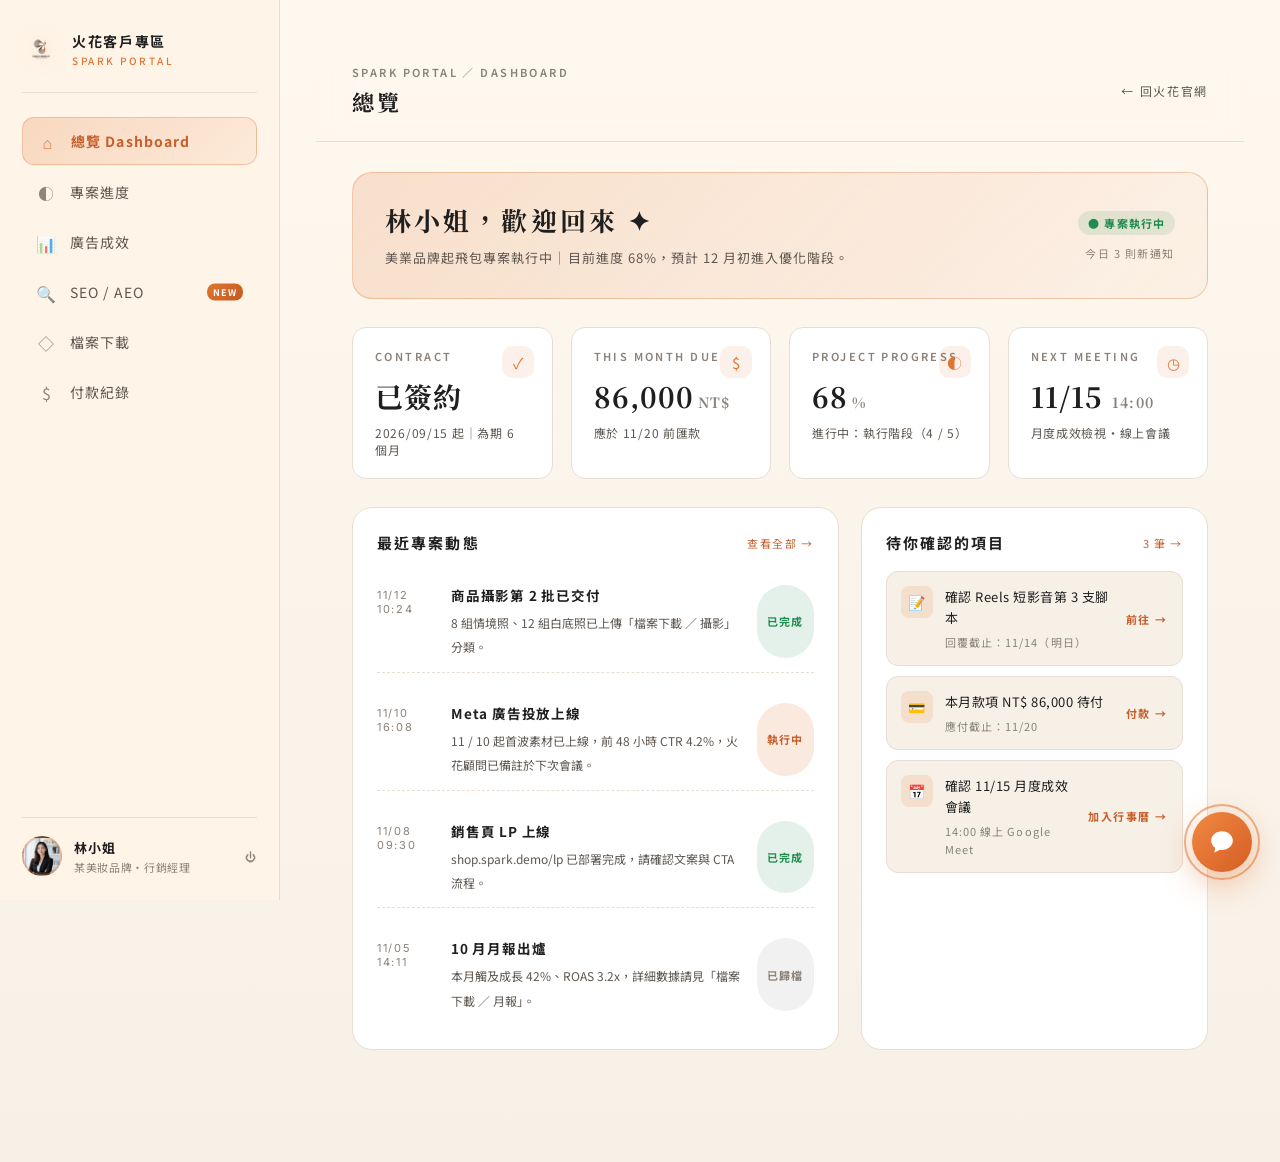
<file: portal.html>
<!DOCTYPE html>
<html lang="zh-Hant" data-theme="light">
<head>
  <meta charset="UTF-8" />
  <meta name="viewport" content="width=device-width, initial-scale=1.0" />
  <title>客戶專區｜SPARK Brand Marketing</title>
  <link rel="preconnect" href="https://fonts.googleapis.com">
  <link rel="preconnect" href="https://fonts.gstatic.com" crossorigin>
  <link href="https://fonts.googleapis.com/css2?family=Noto+Serif+TC:wght@500;600;700;800&family=Noto+Sans+TC:wght@300;400;500;600;700&family=Inter:wght@400;500;600;700&display=swap" rel="stylesheet">
  <style>
    /* ===== Design tokens 沿用首頁 ===== */
    :root {
      --bg: #070b10;
      --bg-2: #0b1017;
      --card: rgba(18, 23, 31, 0.78);
      --card-2: rgba(21, 27, 36, 0.72);
      --line: rgba(255, 255, 255, 0.10);
      --line-strong: rgba(255, 255, 255, 0.16);
      --text: #f6f0e8;
      --text-soft: rgba(246, 240, 232, 0.72);
      --text-muted: rgba(246, 240, 232, 0.48);
      --orange: #e07532;
      --orange-2: #f08c4a;
      --orange-deep: #b94f1f;
      --glow: rgba(224, 117, 50, 0.42);
      --radius: 20px;
      --radius-sm: 14px;
      --body-bg: radial-gradient(circle at 8% 12%, rgba(224, 117, 50, .14), transparent 32%),
        linear-gradient(180deg, #06090e 0%, #080d13 100%);
    }
    :root[data-theme="light"] {
      --bg: #FFF8EF;
      --bg-2: #F7F0E7;
      --card: #FFFFFF;
      --card-2: #FFF4E8;
      --line: #E7DDD4;
      --line-strong: #D8C8BA;
      --text: #1F1F1F;
      --text-soft: #5F5750;
      --text-muted: #8B8178;
      --orange: #E07532;
      --orange-2: #C65F2B;
      --orange-deep: #B85A20;
      --body-bg: linear-gradient(180deg, #FFF8EF 0%, #F7F0E7 100%);
    }

    * { box-sizing: border-box; margin: 0; padding: 0; }
    html, body {
      min-height: 100%; background: var(--bg); color: var(--text);
      font-family: "Noto Sans TC", "Inter", sans-serif;
      transition: background .4s, color .4s;
    }
    body { background: var(--body-bg); }

    a { color: inherit; text-decoration: none; }
    ul { list-style: none; }

    /* ===== Portal shell ===== */
    .portal-shell {
      display: grid; grid-template-columns: 280px 1fr;
      min-height: 100vh;
    }
    .portal-sidebar {
      background: var(--card-2);
      border-right: 1px solid var(--line);
      display: flex; flex-direction: column;
      padding: 30px 22px 24px;
      position: sticky; top: 0; height: 100vh;
    }
    .portal-brand {
      display: flex; align-items: center; gap: 12px;
      padding-bottom: 24px; margin-bottom: 24px;
      border-bottom: 1px solid var(--line);
    }
    .portal-brand img { width: 38px; height: 38px; object-fit: contain; filter: drop-shadow(0 0 10px rgba(224,117,50,.3)); }
    .portal-brand-text strong {
      display: block; font-size: 14px; font-weight: 700;
      letter-spacing: .12em; color: var(--text);
    }
    .portal-brand-text span {
      display: block; font-size: 10px; font-weight: 500;
      letter-spacing: .25em; color: var(--orange); margin-top: 2px;
    }

    .portal-nav { display: flex; flex-direction: column; gap: 4px; flex: 1; }
    .portal-nav-item {
      display: flex; align-items: center; gap: 12px;
      padding: 12px 14px; border-radius: 12px;
      color: var(--text-soft); font-size: 14px;
      letter-spacing: .08em; cursor: pointer;
      transition: all .2s;
    }
    .portal-nav-item .icon {
      width: 22px; height: 22px; display: grid; place-items: center;
      font-size: 16px; opacity: .7;
    }
    .portal-nav-item:hover {
      background: rgba(224,117,50,.08); color: var(--text);
    }
    .portal-nav-item.is-active {
      background: linear-gradient(135deg, rgba(224,117,50,.22), rgba(224,117,50,.08));
      color: var(--orange-2); font-weight: 700;
      border: 1px solid rgba(224,117,50,.32);
    }
    .portal-nav-item.is-active .icon { opacity: 1; color: var(--orange); }
    .portal-nav-item .badge {
      margin-left: auto; padding: 2px 7px;
      border-radius: 999px; font-size: 10px; font-weight: 700;
      background: var(--orange); color: #fff; letter-spacing: 0;
    }

    .portal-user {
      display: flex; align-items: center; gap: 12px;
      padding-top: 18px; margin-top: 14px;
      border-top: 1px solid var(--line);
    }
    .portal-user .avatar {
      width: 40px; height: 40px; border-radius: 50%;
      background-size: cover; background-position: center top;
      background-image: url('assets/client-1.png');
      border: 2px solid rgba(224,117,50,.4);
      flex-shrink: 0;
    }
    .portal-user .meta b {
      display: block; font-size: 13px; font-weight: 700;
      letter-spacing: .08em; color: var(--text);
    }
    .portal-user .meta span {
      display: block; font-size: 11px; letter-spacing: .06em;
      color: var(--text-muted); margin-top: 2px;
    }
    .portal-user .logout {
      margin-left: auto; color: var(--text-muted);
      font-size: 11px; letter-spacing: .12em; cursor: pointer;
    }
    .portal-user .logout:hover { color: var(--orange-2); }

    /* ===== Main area ===== */
    .portal-main {
      padding: 0; min-height: 100vh;
    }
    .portal-topbar {
      display: flex; align-items: center; justify-content: space-between;
      padding: 24px 36px;
      border-bottom: 1px solid var(--line);
      background: rgba(7,11,16,.45);
      backdrop-filter: blur(14px);
      position: sticky; top: 0; z-index: 50;
    }
    :root[data-theme="light"] .portal-topbar {
      background: rgba(255,248,239,.78);
    }
    .portal-topbar h1 {
      font-family: "Noto Serif TC", serif;
      font-size: 22px; letter-spacing: .14em; font-weight: 700;
    }
    .portal-topbar .crumbs {
      font-size: 11px; letter-spacing: .22em;
      color: var(--text-muted); margin-bottom: 6px;
      font-weight: 600;
    }
    .portal-topbar .back {
      font-size: 12px; letter-spacing: .14em; color: var(--text-soft);
      display: inline-flex; align-items: center; gap: 6px;
      transition: color .2s;
    }
    .portal-topbar .back:hover { color: var(--orange-2); }

    .portal-view { display: none; padding: 40px 36px 56px; }
    .portal-view.is-active { display: block; animation: viewFade .4s ease; }
    @keyframes viewFade {
      from { opacity: 0; transform: translateY(6px); }
      to { opacity: 1; transform: translateY(0); }
    }

    /* ===== Cards / Common ===== */
    .card {
      background: var(--card); border: 1px solid var(--line);
      border-radius: var(--radius); padding: 24px;
    }
    .card-h {
      display: flex; align-items: center; justify-content: space-between;
      margin-bottom: 18px;
    }
    .card-h h3 {
      font-size: 15px; font-weight: 700;
      letter-spacing: .14em; color: var(--text);
    }
    .card-h .more {
      font-size: 11px; letter-spacing: .14em;
      color: var(--orange-2); cursor: pointer;
    }
    .pill {
      display: inline-flex; align-items: center; gap: 6px;
      padding: 4px 10px; border-radius: 999px;
      font-size: 11px; letter-spacing: .1em; font-weight: 700;
    }
    .pill.success { background: rgba(74,222,128,.14); color: #4ade80; }
    .pill.warning { background: rgba(245,158,11,.16); color: #f59e0b; }
    .pill.info    { background: rgba(224,117,50,.16); color: var(--orange-2); }
    .pill.muted   { background: rgba(255,255,255,.06); color: var(--text-muted); }
    :root[data-theme="light"] .pill.success { background: rgba(34,140,80,.12); color: #228c50; }
    :root[data-theme="light"] .pill.muted   { background: rgba(31,31,31,.06); color: var(--text-muted); }

    /* ===== Dashboard ===== */
    .welcome {
      background: linear-gradient(135deg, rgba(224,117,50,.18), rgba(224,117,50,.04));
      border: 1px solid rgba(224,117,50,.32);
      border-radius: var(--radius);
      padding: 28px 32px; margin-bottom: 28px;
      display: flex; align-items: center; justify-content: space-between;
    }
    .welcome h2 {
      font-family: "Noto Serif TC", serif;
      font-size: 26px; letter-spacing: .12em;
      margin-bottom: 8px;
    }
    .welcome p {
      font-size: 13px; color: var(--text-soft);
      letter-spacing: .08em; line-height: 1.85;
    }
    .welcome-status {
      display: flex; flex-direction: column; gap: 10px;
      text-align: right;
    }

    .metric-grid {
      display: grid; grid-template-columns: repeat(4, 1fr);
      gap: 18px; margin-bottom: 28px;
    }
    .metric {
      background: var(--card); border: 1px solid var(--line);
      border-radius: var(--radius-sm); padding: 20px 22px;
      position: relative;
    }
    .metric .label {
      font-size: 11px; letter-spacing: .22em; font-weight: 600;
      color: var(--text-muted); margin-bottom: 12px;
    }
    .metric .value {
      font-family: "Noto Serif TC", serif;
      font-size: 28px; font-weight: 700;
      letter-spacing: .04em; color: var(--text);
    }
    .metric .value .unit { font-size: 14px; color: var(--text-muted); margin-left: 4px; }
    .metric .desc {
      margin-top: 8px; font-size: 12px;
      color: var(--text-soft); letter-spacing: .06em;
    }
    .metric .icon {
      position: absolute; top: 18px; right: 18px;
      width: 32px; height: 32px; border-radius: 10px;
      background: rgba(224,117,50,.1); color: var(--orange);
      display: grid; place-items: center; font-size: 15px;
    }

    .panel-row {
      display: grid; grid-template-columns: 1.4fr 1fr;
      gap: 22px;
    }

    /* Timeline */
    .timeline { display: flex; flex-direction: column; gap: 16px; }
    .timeline-item {
      display: grid; grid-template-columns: 60px 1fr auto;
      gap: 14px; padding: 14px 0;
      border-bottom: 1px dashed var(--line);
    }
    .timeline-item:last-child { border-bottom: none; }
    .timeline-time {
      font-family: "Inter", sans-serif;
      font-size: 11px; letter-spacing: .15em;
      color: var(--text-muted); padding-top: 3px;
    }
    .timeline-body b {
      display: block; font-size: 13.5px; font-weight: 700;
      color: var(--text); letter-spacing: .06em; margin-bottom: 4px;
    }
    .timeline-body span {
      font-size: 12px; color: var(--text-soft); line-height: 1.7;
    }

    /* Action items */
    .action-list { display: flex; flex-direction: column; gap: 10px; }
    .action-item {
      display: flex; align-items: flex-start; gap: 12px;
      padding: 14px; border-radius: 12px;
      background: var(--bg-2); border: 1px solid var(--line);
      transition: all .2s;
    }
    .action-item:hover { border-color: rgba(224,117,50,.4); }
    .action-item .ic {
      width: 32px; height: 32px; border-radius: 8px;
      background: rgba(224,117,50,.14); color: var(--orange-2);
      display: grid; place-items: center; font-size: 14px;
      flex-shrink: 0;
    }
    .action-item .text {
      flex: 1; font-size: 13px; line-height: 1.65;
      color: var(--text); letter-spacing: .04em;
    }
    .action-item .text .due {
      display: block; font-size: 11px; color: var(--text-muted);
      letter-spacing: .1em; margin-top: 4px;
    }
    .action-item .go {
      align-self: center; color: var(--orange-2);
      font-size: 11px; letter-spacing: .14em; font-weight: 700;
      white-space: nowrap; cursor: pointer;
    }

    /* ===== Project progress (kanban) ===== */
    .kanban {
      display: grid; grid-template-columns: repeat(5, 1fr);
      gap: 16px;
    }
    .kanban-col {
      background: var(--card); border: 1px solid var(--line);
      border-radius: var(--radius-sm);
      padding: 18px 16px; min-height: 380px;
      display: flex; flex-direction: column;
    }
    .kanban-col[data-state="done"] { border-color: rgba(74,222,128,.32); }
    .kanban-col[data-state="active"] { border-color: rgba(224,117,50,.42); box-shadow: 0 0 0 1px rgba(224,117,50,.22); }
    .kanban-head {
      display: flex; align-items: center; justify-content: space-between;
      margin-bottom: 12px;
    }
    .kanban-head h4 {
      font-size: 13px; font-weight: 700;
      letter-spacing: .14em; color: var(--text);
    }
    .kanban-step {
      font-family: "Inter", sans-serif;
      font-size: 10px; letter-spacing: .25em;
      color: var(--orange-2); font-weight: 700;
      margin-bottom: 6px;
    }
    .kanban-items { display: flex; flex-direction: column; gap: 8px; margin-top: auto; padding-top: 12px; border-top: 1px dashed var(--line); }
    .kanban-item {
      font-size: 12px; line-height: 1.65;
      color: var(--text-soft); letter-spacing: .04em;
      display: flex; align-items: flex-start; gap: 8px;
    }
    .kanban-item::before {
      content: "✓"; color: rgba(74,222,128,.85); font-size: 10px;
      margin-top: 3px; flex-shrink: 0;
    }
    .kanban-item.pending::before { content: "○"; color: var(--text-muted); }
    .kanban-item.now::before { content: "▶"; color: var(--orange); }

    .project-bar {
      background: var(--card); border: 1px solid var(--line);
      border-radius: var(--radius-sm); padding: 18px 22px;
      margin-bottom: 22px;
      display: flex; align-items: center; gap: 22px;
    }
    .project-bar .info { flex: 1; }
    .project-bar h3 {
      font-family: "Noto Serif TC", serif;
      font-size: 18px; letter-spacing: .12em;
      margin-bottom: 4px;
    }
    .project-bar p {
      font-size: 12px; color: var(--text-soft); letter-spacing: .08em;
    }
    .progress-ring {
      width: 70px; height: 70px;
      display: grid; place-items: center;
      position: relative;
    }
    .progress-ring svg { width: 70px; height: 70px; transform: rotate(-90deg); }
    .progress-ring circle { fill: none; stroke-width: 6; }
    .progress-ring .track { stroke: var(--line); }
    .progress-ring .bar { stroke: var(--orange); stroke-linecap: round; }
    .progress-ring .num {
      position: absolute; font-family: "Inter", sans-serif;
      font-size: 16px; font-weight: 700; color: var(--orange-2);
    }

    /* ===== Files ===== */
    .files-toolbar {
      display: flex; align-items: center; gap: 10px;
      margin-bottom: 22px; flex-wrap: wrap;
    }
    .filter-pill {
      padding: 8px 16px; border-radius: 999px;
      border: 1px solid var(--line);
      background: var(--card); color: var(--text-soft);
      font-size: 12px; letter-spacing: .12em; font-weight: 600;
      cursor: pointer; transition: all .2s;
    }
    .filter-pill:hover { border-color: rgba(224,117,50,.4); color: var(--text); }
    .filter-pill.is-on {
      background: rgba(224,117,50,.16);
      border-color: rgba(224,117,50,.5); color: var(--orange-2);
    }
    .files-search {
      margin-left: auto; min-width: 220px;
      height: 38px; padding: 0 14px;
      border-radius: 999px; border: 1px solid var(--line);
      background: var(--bg-2); color: var(--text);
      font-family: inherit; font-size: 12.5px; letter-spacing: .06em;
      outline: none;
    }
    .files-search:focus { border-color: var(--orange); }

    .file-list {
      background: var(--card); border: 1px solid var(--line);
      border-radius: var(--radius); overflow: hidden;
    }
    .file-row {
      display: grid; grid-template-columns: 48px 1fr 140px 90px 110px 90px;
      gap: 16px; align-items: center;
      padding: 16px 22px;
      border-bottom: 1px solid var(--line);
      transition: background .2s;
    }
    .file-row:last-child { border-bottom: none; }
    .file-row:hover { background: rgba(224,117,50,.05); }
    .file-row.is-head {
      font-size: 11px; letter-spacing: .2em;
      color: var(--text-muted); font-weight: 700;
      background: var(--bg-2);
    }
    .file-row.is-head:hover { background: var(--bg-2); }
    .file-ico {
      width: 38px; height: 38px; border-radius: 10px;
      background: rgba(224,117,50,.12); color: var(--orange-2);
      display: grid; place-items: center; font-size: 15px;
    }
    .file-name b {
      display: block; font-size: 13.5px; font-weight: 700;
      color: var(--text); letter-spacing: .04em; margin-bottom: 2px;
    }
    .file-name span {
      font-size: 11px; color: var(--text-muted); letter-spacing: .06em;
    }
    .file-meta {
      font-size: 12px; color: var(--text-soft);
      letter-spacing: .06em;
    }
    .file-dl {
      padding: 7px 14px; border-radius: 8px;
      background: rgba(224,117,50,.14); color: var(--orange-2);
      font-size: 11px; letter-spacing: .14em; font-weight: 700;
      cursor: pointer; transition: all .2s;
      text-align: center;
    }
    .file-dl:hover { background: var(--orange); color: #fff; }

    /* ===== Messages ===== */
    .msg-shell {
      display: grid; grid-template-columns: 280px 1fr;
      background: var(--card); border: 1px solid var(--line);
      border-radius: var(--radius); overflow: hidden;
      height: 580px;
    }
    .msg-list {
      border-right: 1px solid var(--line);
      background: var(--bg-2); overflow-y: auto;
    }
    .msg-list-item {
      padding: 16px 18px; cursor: pointer;
      border-bottom: 1px solid var(--line);
      display: flex; gap: 12px; transition: background .2s;
    }
    .msg-list-item:hover { background: rgba(224,117,50,.05); }
    .msg-list-item.is-active { background: rgba(224,117,50,.1); border-left: 3px solid var(--orange); padding-left: 15px; }
    .msg-list-item .av {
      width: 38px; height: 38px; border-radius: 50%;
      background: linear-gradient(135deg, #f08a43, #d55d24);
      display: grid; place-items: center; color: #fff;
      font-weight: 700; font-size: 13px; flex-shrink: 0;
    }
    .msg-list-item .who { flex: 1; min-width: 0; }
    .msg-list-item .who b {
      display: block; font-size: 13px; font-weight: 700;
      color: var(--text); letter-spacing: .06em; margin-bottom: 4px;
    }
    .msg-list-item .who span {
      display: block; font-size: 11.5px; color: var(--text-muted);
      letter-spacing: .04em; line-height: 1.5;
      white-space: nowrap; overflow: hidden; text-overflow: ellipsis;
    }
    .msg-list-item .time {
      font-size: 10px; color: var(--text-muted); letter-spacing: .1em;
      flex-shrink: 0;
    }
    .msg-unread {
      width: 7px; height: 7px; border-radius: 50%;
      background: var(--orange); margin-top: 6px; flex-shrink: 0;
    }

    .msg-thread { display: flex; flex-direction: column; }
    .msg-thread-head {
      padding: 18px 24px; border-bottom: 1px solid var(--line);
      display: flex; align-items: center; gap: 12px;
    }
    .msg-thread-head .av {
      width: 40px; height: 40px; border-radius: 50%;
      background: linear-gradient(135deg, #f08a43, #d55d24);
      display: grid; place-items: center; color: #fff;
      font-weight: 700;
    }
    .msg-thread-head b {
      display: block; font-size: 14px; letter-spacing: .1em; color: var(--text);
    }
    .msg-thread-head span {
      display: inline-flex; align-items: center; gap: 6px;
      font-size: 11px; color: var(--text-muted); letter-spacing: .08em;
    }
    .msg-thread-head span::before {
      content: ""; width: 7px; height: 7px; border-radius: 50%;
      background: #4ade80; box-shadow: 0 0 8px #4ade80;
    }
    .msg-thread-body {
      flex: 1; overflow-y: auto;
      padding: 22px 24px;
      display: flex; flex-direction: column; gap: 14px;
      background: var(--bg-2);
    }
    .msg-bubble { display: flex; gap: 10px; max-width: 75%; }
    .msg-bubble.me { flex-direction: row-reverse; align-self: flex-end; }
    .msg-bubble .av-mini {
      width: 28px; height: 28px; border-radius: 50%;
      background: linear-gradient(135deg, #f08a43, #d55d24);
      color: #fff; font-size: 11px; font-weight: 700;
      display: grid; place-items: center; flex-shrink: 0; margin-top: 4px;
    }
    .msg-bubble.me .av-mini { background: var(--card-2); color: var(--text); border: 1px solid var(--line); }
    .msg-bubble .b {
      padding: 12px 16px; border-radius: 14px;
      font-size: 13.5px; line-height: 1.75; letter-spacing: .04em;
      background: var(--card); border: 1px solid var(--line);
      color: var(--text);
    }
    .msg-bubble.me .b {
      background: linear-gradient(135deg, #f08a43, #d55d24);
      color: #fff; border: none;
    }
    .msg-bubble .t {
      font-size: 10px; color: var(--text-muted);
      letter-spacing: .1em; margin-top: 4px;
    }
    .msg-thread-input {
      display: flex; align-items: center; gap: 10px;
      padding: 14px 18px; border-top: 1px solid var(--line);
      background: var(--card);
    }
    .msg-thread-input input {
      flex: 1; height: 42px; padding: 0 18px;
      border-radius: 999px; border: 1px solid var(--line-strong);
      background: var(--bg-2); color: var(--text);
      font-family: inherit; font-size: 13px; outline: none;
    }
    .msg-thread-input input:focus { border-color: var(--orange); }
    .msg-send {
      width: 42px; height: 42px; border-radius: 50%; border: none;
      background: linear-gradient(135deg, #f08a43, #d55d24);
      color: #fff; cursor: pointer;
      display: grid; place-items: center;
      box-shadow: 0 4px 14px rgba(224,117,50,.4);
    }

    /* ===== Ad Performance ===== */
    .ads-toolbar {
      display: flex; align-items: center; justify-content: space-between;
      gap: 18px; margin-bottom: 22px;
    }
    .range-tabs { display: flex; gap: 8px; }
    .range-pill {
      padding: 8px 18px; border-radius: 999px;
      border: 1px solid var(--line);
      background: var(--card); color: var(--text-soft);
      font-size: 12px; letter-spacing: .14em; font-weight: 600;
      cursor: pointer; transition: all .2s;
    }
    .range-pill:hover { color: var(--text); border-color: rgba(224,117,50,.4); }
    .range-pill.is-on {
      background: rgba(224,117,50,.16);
      border-color: rgba(224,117,50,.5);
      color: var(--orange-2);
    }
    .ads-date {
      font-size: 11px; letter-spacing: .12em;
      color: var(--text-muted);
    }
    .chart-wrap {
      position: relative;
      padding: 8px 0 0;
    }
    .chart {
      width: 100%; height: 220px;
      color: var(--text-soft);
    }
    .chart-x {
      display: grid; grid-template-columns: repeat(7, 1fr);
      font-family: "Inter", sans-serif;
      font-size: 10px; letter-spacing: .12em;
      color: var(--text-muted); padding: 8px 12px 0;
    }
    .chart-x span { text-align: center; }
    .chart-legend {
      display: flex; gap: 20px; margin-top: 14px;
      font-size: 11px; letter-spacing: .12em; color: var(--text-soft);
    }
    .chart-legend span { display: inline-flex; align-items: center; gap: 6px; }
    .chart-legend i { width: 10px; height: 10px; border-radius: 2px; }

    .platform-list { display: flex; flex-direction: column; gap: 14px; }
    .platform-row {
      display: grid;
      grid-template-columns: 130px 1fr 100px;
      gap: 14px; align-items: center;
    }
    .plt-name {
      display: flex; align-items: center; gap: 8px;
      font-size: 12.5px; font-weight: 700; color: var(--text);
      letter-spacing: .06em;
    }
    .plt-dot { width: 10px; height: 10px; border-radius: 50%; flex-shrink: 0; }
    .plt-bar {
      position: relative; height: 8px; border-radius: 999px;
      background: var(--line); overflow: hidden;
    }
    .plt-bar i { display: block; height: 100%; border-radius: 999px; }
    .plt-meta { text-align: right; }
    .plt-meta b {
      display: block; font-family: "Inter", sans-serif;
      font-size: 13px; font-weight: 700; color: var(--text);
      letter-spacing: .04em;
    }
    .plt-meta span {
      display: block; font-size: 10.5px; color: var(--text-muted);
      letter-spacing: .08em; margin-top: 2px;
    }
    .platform-note {
      margin-top: 16px; padding: 14px 16px;
      border-radius: 12px; background: rgba(224,117,50,.08);
      border: 1px solid rgba(224,117,50,.22);
      font-size: 12.5px; line-height: 1.85;
      letter-spacing: .04em; color: var(--text-soft);
    }
    .platform-note b {
      color: var(--orange-2); letter-spacing: .12em;
    }

    .creatives {
      display: grid; grid-template-columns: repeat(3, 1fr); gap: 16px;
    }
    .creative-card {
      background: var(--bg-2); border: 1px solid var(--line);
      border-radius: 14px; overflow: hidden;
      transition: all .2s;
    }
    .creative-card:hover { border-color: rgba(224,117,50,.4); transform: translateY(-3px); }
    .cr-thumb {
      aspect-ratio: 16/10;
      background-size: cover; background-position: center;
      background-color: var(--card);
    }
    .cr-body { padding: 14px 16px 16px; }
    .cr-tag {
      font-family: "Inter", sans-serif;
      font-size: 10px; letter-spacing: .22em;
      color: var(--orange-2); font-weight: 700;
      margin-bottom: 6px;
    }
    .cr-body b {
      display: block; font-size: 13.5px;
      letter-spacing: .06em; color: var(--text);
      margin-bottom: 12px; font-weight: 700;
    }
    .cr-stats {
      display: grid; grid-template-columns: repeat(3, 1fr);
      gap: 6px; padding-top: 10px;
      border-top: 1px dashed var(--line);
    }
    .cr-stats span {
      display: flex; flex-direction: column;
      font-size: 10px; letter-spacing: .14em; color: var(--text-muted);
      font-weight: 600;
    }
    .cr-stats b {
      display: block; font-family: "Inter", sans-serif;
      font-size: 14px; color: var(--orange-2);
      letter-spacing: .02em; margin: 0 0 2px;
    }

    @media (max-width: 1080px) {
      .creatives { grid-template-columns: 1fr; }
    }

    /* ===== Payments ===== */
    .pay-summary {
      display: grid; grid-template-columns: 1.4fr 1fr 1fr;
      gap: 18px; margin-bottom: 26px;
    }
    .pay-due {
      background: linear-gradient(135deg, rgba(224,117,50,.22), rgba(224,117,50,.06));
      border: 1px solid rgba(224,117,50,.42);
      border-radius: var(--radius);
      padding: 26px 30px;
    }
    .pay-due .label {
      font-size: 11px; letter-spacing: .22em; font-weight: 600;
      color: var(--orange-2); margin-bottom: 10px;
    }
    .pay-due .amount {
      font-family: "Noto Serif TC", serif;
      font-size: 34px; font-weight: 700;
      color: var(--text); letter-spacing: .04em; margin-bottom: 8px;
    }
    .pay-due .amount .unit { font-size: 14px; color: var(--text-muted); margin-left: 4px; }
    .pay-due p {
      font-size: 12px; color: var(--text-soft); line-height: 1.7;
      letter-spacing: .06em; margin-bottom: 18px;
    }
    .pay-due button {
      padding: 11px 22px; border-radius: 10px; border: none;
      background: var(--orange); color: #fff; cursor: pointer;
      font-family: inherit; font-size: 12px; font-weight: 700;
      letter-spacing: .14em; transition: all .2s;
    }
    .pay-due button:hover { background: var(--orange-deep); }

    .pay-mini {
      background: var(--card); border: 1px solid var(--line);
      border-radius: var(--radius); padding: 22px 24px;
    }
    .pay-mini .label {
      font-size: 11px; letter-spacing: .22em; font-weight: 600;
      color: var(--text-muted); margin-bottom: 10px;
    }
    .pay-mini .amount {
      font-family: "Noto Serif TC", serif;
      font-size: 24px; font-weight: 700; color: var(--text);
      letter-spacing: .04em; margin-bottom: 6px;
    }
    .pay-mini p {
      font-size: 12px; color: var(--text-soft); letter-spacing: .06em;
    }

    .pay-table {
      background: var(--card); border: 1px solid var(--line);
      border-radius: var(--radius); overflow: hidden;
    }
    .pay-row {
      display: grid; grid-template-columns: 120px 1fr 160px 130px 110px;
      gap: 16px; align-items: center;
      padding: 16px 24px;
      border-bottom: 1px solid var(--line);
    }
    .pay-row:last-child { border-bottom: none; }
    .pay-row.is-head {
      font-size: 11px; letter-spacing: .22em;
      color: var(--text-muted); font-weight: 700;
      background: var(--bg-2);
    }
    .pay-row .date {
      font-family: "Inter", sans-serif;
      font-size: 12.5px; color: var(--text-soft); letter-spacing: .08em;
    }
    .pay-row .item b {
      display: block; font-size: 13.5px; font-weight: 700;
      color: var(--text); margin-bottom: 2px; letter-spacing: .04em;
    }
    .pay-row .item span {
      font-size: 11px; color: var(--text-muted); letter-spacing: .06em;
    }
    .pay-row .amt {
      font-family: "Inter", sans-serif;
      font-size: 14px; font-weight: 700; color: var(--text);
      letter-spacing: .04em;
    }
    .pay-row .inv {
      font-size: 11px; color: var(--orange-2);
      letter-spacing: .14em; cursor: pointer; font-weight: 700;
    }

    /* ===== Responsive (簡化版，prototype 用) ===== */
    @media (max-width: 1080px) {
      .portal-shell { grid-template-columns: 1fr; }
      .portal-sidebar { position: relative; height: auto; flex-direction: row; flex-wrap: wrap; }
      .portal-nav { flex-direction: row; flex-wrap: wrap; }
      .metric-grid { grid-template-columns: repeat(2, 1fr); }
      .kanban { grid-template-columns: 1fr; }
      .panel-row { grid-template-columns: 1fr; }
      .pay-summary { grid-template-columns: 1fr; }
      .msg-shell { grid-template-columns: 1fr; height: auto; }
    }
  </style>
</head>
<body>
  <div class="portal-shell">
    <!-- ============ Sidebar ============ -->
    <aside class="portal-sidebar">
      <a class="portal-brand" href="index.html">
        <img src="assets/spark-logo.png" alt="火花 logo">
        <span class="portal-brand-text">
          <strong>火花客戶專區</strong>
          <span>SPARK PORTAL</span>
        </span>
      </a>

      <nav class="portal-nav">
        <div class="portal-nav-item is-active" data-view="dashboard">
          <span class="icon">⌂</span><span>總覽 Dashboard</span>
        </div>
        <div class="portal-nav-item" data-view="progress">
          <span class="icon">◐</span><span>專案進度</span>
        </div>
        <div class="portal-nav-item" data-view="ads">
          <span class="icon">📊</span><span>廣告成效</span>
        </div>
        <div class="portal-nav-item" data-view="seo" style="position:relative;">
          <span class="icon">🔍</span><span>SEO / AEO</span>
          <span style="position:absolute;right:14px;top:50%;transform:translateY(-50%);background:linear-gradient(135deg,#E07532,#C45A1E);color:#fff;font-size:9px;letter-spacing:.1em;padding:2px 6px;border-radius:8px;font-weight:700;">NEW</span>
        </div>
        <div class="portal-nav-item" data-view="files">
          <span class="icon">◇</span><span>檔案下載</span>
        </div>
        <div class="portal-nav-item" data-view="payments">
          <span class="icon">$</span><span>付款紀錄</span>
        </div>
      </nav>

      <div class="portal-user">
        <div class="avatar"></div>
        <div class="meta">
          <b>林小姐</b>
          <span>某美妝品牌・行銷經理</span>
        </div>
        <span class="logout" title="登出">⏻</span>
      </div>
    </aside>

    <!-- ============ Main ============ -->
    <main class="portal-main">
      <!-- ===== Dashboard ===== -->
      <div class="portal-view is-active" data-view="dashboard">
        <div class="portal-topbar">
          <div>
            <div class="crumbs">SPARK PORTAL ／ DASHBOARD</div>
            <h1>總覽</h1>
          </div>
          <a class="back" href="index.html">← 回火花官網</a>
        </div>

        <div style="padding: 30px 36px 56px;">
          <div class="welcome">
            <div>
              <h2>林小姐，歡迎回來 ✦</h2>
              <p>美業品牌起飛包專案執行中｜目前進度 68%，預計 12 月初進入優化階段。</p>
            </div>
            <div class="welcome-status">
              <span class="pill success">● 專案執行中</span>
              <span style="font-size:11px;letter-spacing:.14em;color:var(--text-muted);">今日 3 則新通知</span>
            </div>
          </div>

          <div class="metric-grid">
            <div class="metric">
              <div class="icon">✓</div>
              <div class="label">CONTRACT</div>
              <div class="value">已簽約</div>
              <div class="desc">2026/09/15 起｜為期 6 個月</div>
            </div>
            <div class="metric">
              <div class="icon">$</div>
              <div class="label">THIS MONTH DUE</div>
              <div class="value">86,000<span class="unit">NT$</span></div>
              <div class="desc">應於 11/20 前匯款</div>
            </div>
            <div class="metric">
              <div class="icon">◐</div>
              <div class="label">PROJECT PROGRESS</div>
              <div class="value">68<span class="unit">%</span></div>
              <div class="desc">進行中：執行階段（4 / 5）</div>
            </div>
            <div class="metric">
              <div class="icon">◷</div>
              <div class="label">NEXT MEETING</div>
              <div class="value">11/15<span class="unit"> 14:00</span></div>
              <div class="desc">月度成效檢視・線上會議</div>
            </div>
          </div>

          <div class="panel-row">
            <div class="card">
              <div class="card-h">
                <h3>最近專案動態</h3>
                <span class="more">查看全部 →</span>
              </div>
              <div class="timeline">
                <div class="timeline-item">
                  <div class="timeline-time">11/12<br>10:24</div>
                  <div class="timeline-body">
                    <b>商品攝影第 2 批已交付</b>
                    <span>8 組情境照、12 組白底照已上傳「檔案下載 ／ 攝影」分類。</span>
                  </div>
                  <span class="pill success">已完成</span>
                </div>
                <div class="timeline-item">
                  <div class="timeline-time">11/10<br>16:08</div>
                  <div class="timeline-body">
                    <b>Meta 廣告投放上線</b>
                    <span>11 / 10 起首波素材已上線，前 48 小時 CTR 4.2%，火花顧問已備註於下次會議。</span>
                  </div>
                  <span class="pill info">執行中</span>
                </div>
                <div class="timeline-item">
                  <div class="timeline-time">11/08<br>09:30</div>
                  <div class="timeline-body">
                    <b>銷售頁 LP 上線</b>
                    <span>shop.spark.demo/lp 已部署完成，請確認文案與 CTA 流程。</span>
                  </div>
                  <span class="pill success">已完成</span>
                </div>
                <div class="timeline-item">
                  <div class="timeline-time">11/05<br>14:11</div>
                  <div class="timeline-body">
                    <b>10 月月報出爐</b>
                    <span>本月觸及成長 42%、ROAS 3.2x，詳細數據請見「檔案下載 ／ 月報」。</span>
                  </div>
                  <span class="pill muted">已歸檔</span>
                </div>
              </div>
            </div>

            <div class="card">
              <div class="card-h">
                <h3>待你確認的項目</h3>
                <span class="more">3 筆 →</span>
              </div>
              <div class="action-list">
                <div class="action-item">
                  <div class="ic">📝</div>
                  <div class="text">
                    確認 Reels 短影音第 3 支腳本
                    <span class="due">回覆截止：11/14（明日）</span>
                  </div>
                  <span class="go">前往 →</span>
                </div>
                <div class="action-item">
                  <div class="ic">💳</div>
                  <div class="text">
                    本月款項 NT$ 86,000 待付
                    <span class="due">應付截止：11/20</span>
                  </div>
                  <span class="go">付款 →</span>
                </div>
                <div class="action-item">
                  <div class="ic">📅</div>
                  <div class="text">
                    確認 11/15 月度成效會議
                    <span class="due">14:00 線上 Google Meet</span>
                  </div>
                  <span class="go">加入行事曆 →</span>
                </div>
              </div>
            </div>
          </div>
        </div>
      </div>

      <!-- ===== Progress ===== -->
      <div class="portal-view" data-view="progress">
        <div class="portal-topbar">
          <div>
            <div class="crumbs">SPARK PORTAL ／ PROJECT PROGRESS</div>
            <h1>專案進度</h1>
          </div>
          <a class="back" href="index.html">← 回火花官網</a>
        </div>

        <div style="padding: 30px 36px 56px;">
          <div class="project-bar">
            <div class="progress-ring">
              <svg>
                <circle class="track" cx="35" cy="35" r="30"></circle>
                <circle class="bar" cx="35" cy="35" r="30" stroke-dasharray="188.5" stroke-dashoffset="60.32"></circle>
              </svg>
              <span class="num">68%</span>
            </div>
            <div class="info">
              <h3>美業品牌起飛包・Q4 整合行銷專案</h3>
              <p>合約期間 2026/09/15 — 2026/03/14｜目前進入第 4 階段「創意執行」</p>
            </div>
            <span class="pill info">執行中</span>
          </div>

          <div class="kanban">
            <div class="kanban-col" data-state="done">
              <div class="kanban-head">
                <div>
                  <div class="kanban-step">STEP 01</div>
                  <h4>初步諮詢</h4>
                </div>
                <span class="pill success">✓</span>
              </div>
              <p style="font-size:12px;color:var(--text-soft);line-height:1.7;letter-spacing:.04em;">了解品牌現況、目標與預算，確認合作方向。</p>
              <div class="kanban-items">
                <div class="kanban-item">線上 AI 諮詢完成</div>
                <div class="kanban-item">需求釐清會議</div>
                <div class="kanban-item">合作意向書</div>
              </div>
            </div>

            <div class="kanban-col" data-state="done">
              <div class="kanban-head">
                <div>
                  <div class="kanban-step">STEP 02</div>
                  <h4>問題診斷</h4>
                </div>
                <span class="pill success">✓</span>
              </div>
              <p style="font-size:12px;color:var(--text-soft);line-height:1.7;letter-spacing:.04em;">分析品牌、網站、社群、廣告與市場缺口。</p>
              <div class="kanban-items">
                <div class="kanban-item">品牌診斷報告</div>
                <div class="kanban-item">競品分析</div>
                <div class="kanban-item">TA 訪談紀錄</div>
              </div>
            </div>

            <div class="kanban-col" data-state="done">
              <div class="kanban-head">
                <div>
                  <div class="kanban-step">STEP 03</div>
                  <h4>策略規劃</h4>
                </div>
                <span class="pill success">✓</span>
              </div>
              <p style="font-size:12px;color:var(--text-soft);line-height:1.7;letter-spacing:.04em;">提出行銷方向、服務組合與執行排程。</p>
              <div class="kanban-items">
                <div class="kanban-item">行銷策略簡報</div>
                <div class="kanban-item">服務組合確認</div>
                <div class="kanban-item">PM 專案管理表</div>
              </div>
            </div>

            <div class="kanban-col" data-state="active">
              <div class="kanban-head">
                <div>
                  <div class="kanban-step">STEP 04</div>
                  <h4>創意執行</h4>
                </div>
                <span class="pill info">進行中</span>
              </div>
              <p style="font-size:12px;color:var(--text-soft);line-height:1.7;letter-spacing:.04em;">設計、拍攝、網站、內容與廣告素材製作。</p>
              <div class="kanban-items">
                <div class="kanban-item">CIS 視覺手冊</div>
                <div class="kanban-item">商品攝影 8 組</div>
                <div class="kanban-item now">Reels 短影音 × 6</div>
                <div class="kanban-item pending">Meta 廣告素材測試</div>
              </div>
            </div>

            <div class="kanban-col">
              <div class="kanban-head">
                <div>
                  <div class="kanban-step">STEP 05</div>
                  <h4>上線優化</h4>
                </div>
                <span class="pill muted">待開始</span>
              </div>
              <p style="font-size:12px;color:var(--text-soft);line-height:1.7;letter-spacing:.04em;">依數據追蹤成果並持續調整。</p>
              <div class="kanban-items">
                <div class="kanban-item pending">廣告日報</div>
                <div class="kanban-item pending">A/B 測試報告</div>
                <div class="kanban-item pending">月度成效檢視</div>
                <div class="kanban-item pending">結案報告</div>
              </div>
            </div>
          </div>
        </div>
      </div>

      <!-- ===== Files ===== -->
      <div class="portal-view" data-view="files">
        <div class="portal-topbar">
          <div>
            <div class="crumbs">SPARK PORTAL ／ FILES</div>
            <h1>檔案下載</h1>
          </div>
          <a class="back" href="index.html">← 回火花官網</a>
        </div>

        <div style="padding: 30px 36px 56px;">
          <div class="files-toolbar">
            <span class="filter-pill is-on">全部</span>
            <span class="filter-pill">設計稿</span>
            <span class="filter-pill">攝影</span>
            <span class="filter-pill">短影音</span>
            <span class="filter-pill">月報</span>
            <span class="filter-pill">合約</span>
            <input class="files-search" type="text" placeholder="🔍 搜尋檔案名稱…">
          </div>

          <div class="file-list">
            <div class="file-row is-head">
              <span></span>
              <span>檔案名稱</span>
              <span>分類</span>
              <span>大小</span>
              <span>上傳日期</span>
              <span></span>
            </div>
            <div class="file-row">
              <div class="file-ico">📑</div>
              <div class="file-name"><b>10 月月度成效報告.pdf</b><span>SPARK Team・含廣告數據／社群成效分析</span></div>
              <span class="file-meta">月報</span>
              <span class="file-meta">2.4 MB</span>
              <span class="file-meta">2026/11/05</span>
              <span class="file-dl">下載 ↓</span>
            </div>
            <div class="file-row">
              <div class="file-ico">🎬</div>
              <div class="file-name"><b>Reels 短影音第 2 支_終版.mp4</b><span>9:16 直式・60 秒・含字幕</span></div>
              <span class="file-meta">短影音</span>
              <span class="file-meta">84 MB</span>
              <span class="file-meta">2026/11/03</span>
              <span class="file-dl">下載 ↓</span>
            </div>
            <div class="file-row">
              <div class="file-ico">📷</div>
              <div class="file-name"><b>商品攝影第 2 批（8 組情境）.zip</b><span>含 RAW + JPG 高解析</span></div>
              <span class="file-meta">攝影</span>
              <span class="file-meta">1.2 GB</span>
              <span class="file-meta">2026/10/28</span>
              <span class="file-dl">下載 ↓</span>
            </div>
            <div class="file-row">
              <div class="file-ico">🎨</div>
              <div class="file-name"><b>CIS 視覺手冊_v3.pdf</b><span>含 logo、字體、色彩、版面規範</span></div>
              <span class="file-meta">設計稿</span>
              <span class="file-meta">12.8 MB</span>
              <span class="file-meta">2026/10/18</span>
              <span class="file-dl">下載 ↓</span>
            </div>
            <div class="file-row">
              <div class="file-ico">📄</div>
              <div class="file-name"><b>火花×美業品牌_合作契約.pdf</b><span>正式合約・雙方已電子簽署</span></div>
              <span class="file-meta">合約</span>
              <span class="file-meta">680 KB</span>
              <span class="file-meta">2026/09/15</span>
              <span class="file-dl">下載 ↓</span>
            </div>
          </div>
        </div>
      </div>

      <!-- ===== Ad Performance ===== -->
      <div class="portal-view" data-view="ads">
        <div class="portal-topbar">
          <div>
            <div class="crumbs">SPARK PORTAL ／ AD PERFORMANCE</div>
            <h1>廣告成效</h1>
          </div>
          <a class="back" href="index.html">← 回火花官網</a>
        </div>

        <div style="padding: 30px 36px 56px;">
          <div class="ads-toolbar">
            <div class="range-tabs">
              <span class="range-pill">今日</span>
              <span class="range-pill is-on">本週</span>
              <span class="range-pill">本月</span>
              <span class="range-pill">合作累積</span>
            </div>
            <div class="ads-date">資料更新至 2026/11/13 09:00｜每日 09:00、18:00 自動同步</div>
          </div>

          <div class="metric-grid">
            <div class="metric">
              <div class="icon">$</div>
              <div class="label">TOTAL SPEND</div>
              <div class="value">128,400<span class="unit">NT$</span></div>
              <div class="desc">本週累積投放金額</div>
            </div>
            <div class="metric">
              <div class="icon">↗</div>
              <div class="label">REVENUE</div>
              <div class="value">412,680<span class="unit">NT$</span></div>
              <div class="desc">廣告帶動營收 ▲ 23.4%</div>
            </div>
            <div class="metric">
              <div class="icon">◎</div>
              <div class="label">ROAS</div>
              <div class="value">3.21<span class="unit">x</span></div>
              <div class="desc">超過目標值 2.5x</div>
            </div>
            <div class="metric">
              <div class="icon">▶</div>
              <div class="label">CTR · 點擊率</div>
              <div class="value">4.18<span class="unit">%</span></div>
              <div class="desc">高於業界平均 1.6x</div>
            </div>
          </div>

          <div class="panel-row">
            <div class="card">
              <div class="card-h">
                <h3>近 7 日花費與營收趨勢</h3>
                <span class="more">匯出報表 ↓</span>
              </div>
              <div class="chart-wrap">
                <svg class="chart" viewBox="0 0 560 220" preserveAspectRatio="none">
                  <defs>
                    <linearGradient id="rev" x1="0" x2="0" y1="0" y2="1">
                      <stop offset="0%" stop-color="#f08c4a" stop-opacity=".55"/>
                      <stop offset="100%" stop-color="#f08c4a" stop-opacity="0"/>
                    </linearGradient>
                  </defs>
                  <g class="grid" stroke="currentColor" stroke-opacity=".08">
                    <line x1="0" y1="40" x2="560" y2="40"/>
                    <line x1="0" y1="90" x2="560" y2="90"/>
                    <line x1="0" y1="140" x2="560" y2="140"/>
                    <line x1="0" y1="190" x2="560" y2="190"/>
                  </g>
                  <path d="M 30 165 L 110 142 L 190 120 L 270 96 L 350 72 L 430 60 L 510 48" fill="none" stroke="#f08c4a" stroke-width="2.4" stroke-linecap="round" stroke-linejoin="round"/>
                  <path d="M 30 165 L 110 142 L 190 120 L 270 96 L 350 72 L 430 60 L 510 48 L 510 220 L 30 220 Z" fill="url(#rev)" />
                  <path d="M 30 180 L 110 178 L 190 170 L 270 164 L 350 158 L 430 150 L 510 138" fill="none" stroke="currentColor" stroke-opacity=".4" stroke-width="1.5" stroke-dasharray="4 4"/>
                  <g class="dots" fill="#f08c4a">
                    <circle cx="30" cy="165" r="3"/><circle cx="110" cy="142" r="3"/><circle cx="190" cy="120" r="3"/>
                    <circle cx="270" cy="96" r="3"/><circle cx="350" cy="72" r="3"/><circle cx="430" cy="60" r="3"/><circle cx="510" cy="48" r="3"/>
                  </g>
                </svg>
                <div class="chart-x">
                  <span>11/07</span><span>11/08</span><span>11/09</span><span>11/10</span><span>11/11</span><span>11/12</span><span>11/13</span>
                </div>
                <div class="chart-legend">
                  <span><i style="background:#f08c4a"></i>營收</span>
                  <span><i style="background:rgba(246,240,232,.4)"></i>廣告花費</span>
                </div>
              </div>
            </div>

            <div class="card">
              <div class="card-h">
                <h3>各平台投放分布</h3>
                <span class="more">查看明細 →</span>
              </div>
              <div class="platform-list">
                <div class="platform-row">
                  <div class="plt-name"><span class="plt-dot" style="background:#1877f2"></span>Meta 廣告</div>
                  <div class="plt-bar"><i style="width:62%;background:#1877f2"></i></div>
                  <div class="plt-meta"><b>NT$ 79,608</b><span>ROAS 3.6x</span></div>
                </div>
                <div class="platform-row">
                  <div class="plt-name"><span class="plt-dot" style="background:#ea4335"></span>Google 廣告</div>
                  <div class="plt-bar"><i style="width:28%;background:#ea4335"></i></div>
                  <div class="plt-meta"><b>NT$ 35,952</b><span>ROAS 2.8x</span></div>
                </div>
                <div class="platform-row">
                  <div class="plt-name"><span class="plt-dot" style="background:#000"></span>TikTok 廣告</div>
                  <div class="plt-bar"><i style="width:10%;background:var(--text-soft)"></i></div>
                  <div class="plt-meta"><b>NT$ 12,840</b><span>ROAS 2.2x（測試中）</span></div>
                </div>
              </div>
              <div class="platform-note">
                <b>火花顧問建議</b><br>
                Meta 表現超出目標，建議下週將預算配比從 62% 提升到 70%；TikTok 仍在測試期，將持續 14 天素材輪替後再評估。
              </div>
            </div>
          </div>

          <div class="card" style="margin-top:22px;">
            <div class="card-h">
              <h3>本週 Top 廣告素材成效</h3>
              <span class="more">查看全部 →</span>
            </div>
            <div class="creatives">
              <div class="creative-card">
                <div class="cr-thumb" style="background-image:url('assets/cases/social-1.jpg');"></div>
                <div class="cr-body">
                  <div class="cr-tag">Meta ・ Reels</div>
                  <b>新品保濕霜・敏感肌情境</b>
                  <div class="cr-stats">
                    <span><b>5.8%</b>CTR</span>
                    <span><b>4.2x</b>ROAS</span>
                    <span><b>NT$ 38</b>CPA</span>
                  </div>
                </div>
              </div>
              <div class="creative-card">
                <div class="cr-thumb" style="background-image:url('assets/cases/social-3.jpg');"></div>
                <div class="cr-body">
                  <div class="cr-tag">Meta ・ Carousel</div>
                  <b>新品系列・5 件套組</b>
                  <div class="cr-stats">
                    <span><b>3.9%</b>CTR</span>
                    <span><b>3.4x</b>ROAS</span>
                    <span><b>NT$ 52</b>CPA</span>
                  </div>
                </div>
              </div>
              <div class="creative-card">
                <div class="cr-thumb" style="background-image:url('assets/cases/social-5.jpg');"></div>
                <div class="cr-body">
                  <div class="cr-tag">Google ・ Search</div>
                  <b>品牌字搜尋・購買頁</b>
                  <div class="cr-stats">
                    <span><b>8.4%</b>CTR</span>
                    <span><b>5.1x</b>ROAS</span>
                    <span><b>NT$ 24</b>CPA</span>
                  </div>
                </div>
              </div>
            </div>
          </div>
        </div>
      </div>

      <!-- ===== SEO / AEO ===== -->
      <div class="portal-view" data-view="seo">
        <div class="portal-topbar">
          <div>
            <div class="crumbs">SPARK PORTAL ／ SEO ・ AEO</div>
            <h1>SEO / AEO <span style="font-size:11px;letter-spacing:.18em;background:linear-gradient(135deg,#E07532,#C45A1E);color:#fff;padding:4px 10px;border-radius:10px;font-weight:700;margin-left:10px;vertical-align:middle;">🌟 全台首創</span></h1>
            <p class="topbar-sub">本月績效報表 ・ 資料更新於 2026/05/14 06:00 ・ 來源：GSC ＋ Semrush ＋ AEO 引用爬蟲</p>
          </div>
          <div class="topbar-actions">
            <button class="btn-outline">下載 PDF 月報</button>
            <button class="btn-primary">LINE 接收設定</button>
          </div>
        </div>

        <div class="seo-tabs" style="display:flex;gap:4px;border-bottom:2px solid #eee;margin-top:18px;">
          <div class="seo-tab is-active" data-seotab="seo" style="padding:12px 20px;cursor:pointer;font-size:13px;font-weight:600;color:#E07532;border-bottom:2px solid #E07532;margin-bottom:-2px;">SEO 績效</div>
          <div class="seo-tab" data-seotab="aeo" style="padding:12px 20px;cursor:pointer;font-size:13px;font-weight:600;color:#888;">AEO 績效 <span style="font-size:10px;background:linear-gradient(135deg,#E07532,#C45A1E);color:#fff;padding:2px 6px;border-radius:8px;margin-left:4px;">🌟</span></div>
          <div class="seo-tab" data-seotab="keywords" style="padding:12px 20px;cursor:pointer;font-size:13px;font-weight:600;color:#888;">關鍵字排名</div>
        </div>

        <div class="seo-panel" data-seotab="seo" style="margin-top:18px;">
          <div class="metric-grid">
            <div class="metric"><div class="label">本月點擊</div><div class="value" style="color:#E07532;">2,847</div><div class="hint" style="color:#5BA45A;">↑ 38.4% MoM</div></div>
            <div class="metric"><div class="label">本月曝光</div><div class="value">48,392</div><div class="hint" style="color:#5BA45A;">↑ 21.2% MoM</div></div>
            <div class="metric"><div class="label">平均排名</div><div class="value" style="color:#1565C0;">14.2</div><div class="hint" style="color:#5BA45A;">↑ 3.1 名</div></div>
            <div class="metric"><div class="label">點擊率 CTR</div><div class="value" style="color:#E07532;">5.9%</div><div class="hint" style="color:#5BA45A;">↑ 1.2%</div></div>
          </div>

          <div class="portal-card" style="margin-top:18px;">
            <div class="portal-card-head"><h3>點擊 ＆ 曝光趨勢（30 天）</h3><span style="font-size:11px;color:#888;">GSC</span></div>
            <svg viewBox="0 0 700 240" style="width:100%;height:260px;">
              <defs>
                <linearGradient id="pClickG" x1="0" y1="0" x2="0" y2="1"><stop offset="0%" stop-color="#E07532" stop-opacity=".35"/><stop offset="100%" stop-color="#E07532" stop-opacity="0"/></linearGradient>
              </defs>
              <line x1="50" y1="30" x2="50" y2="200" stroke="#eee"/>
              <line x1="50" y1="200" x2="690" y2="200" stroke="#eee"/>
              <text x="10" y="35" font-size="10" fill="#aaa">200</text>
              <text x="10" y="120" font-size="10" fill="#aaa">100</text>
              <text x="10" y="200" font-size="10" fill="#aaa">0</text>
              <g fill="#1565C0" opacity=".35">
                <rect x="55" y="155" width="14" height="45"/><rect x="76" y="148" width="14" height="52"/><rect x="97" y="152" width="14" height="48"/><rect x="118" y="138" width="14" height="62"/><rect x="139" y="142" width="14" height="58"/><rect x="160" y="125" width="14" height="75"/><rect x="181" y="130" width="14" height="70"/><rect x="202" y="115" width="14" height="85"/><rect x="223" y="120" width="14" height="80"/><rect x="244" y="100" width="14" height="100"/><rect x="265" y="108" width="14" height="92"/><rect x="286" y="92" width="14" height="108"/><rect x="307" y="85" width="14" height="115"/><rect x="328" y="88" width="14" height="112"/><rect x="349" y="75" width="14" height="125"/><rect x="370" y="80" width="14" height="120"/><rect x="391" y="68" width="14" height="132"/><rect x="412" y="72" width="14" height="128"/><rect x="433" y="58" width="14" height="142"/><rect x="454" y="65" width="14" height="135"/><rect x="475" y="52" width="14" height="148"/><rect x="496" y="48" width="14" height="152"/><rect x="517" y="55" width="14" height="145"/><rect x="538" y="40" width="14" height="160"/><rect x="559" y="45" width="14" height="155"/><rect x="580" y="35" width="14" height="165"/><rect x="601" y="40" width="14" height="160"/><rect x="622" y="30" width="14" height="170"/><rect x="643" y="35" width="14" height="165"/><rect x="664" y="28" width="14" height="172"/>
              </g>
              <path d="M62,180 L83,175 L104,178 L125,165 L146,168 L167,150 L188,155 L209,138 L230,142 L251,122 L272,128 L293,108 L314,98 L335,102 L356,88 L377,92 L398,78 L419,82 L440,68 L461,72 L482,58 L503,52 L524,60 L545,45 L566,50 L587,40 L608,45 L629,32 L650,38 L671,28 L671,200 L62,200 Z" fill="url(#pClickG)"/>
              <path d="M62,180 L83,175 L104,178 L125,165 L146,168 L167,150 L188,155 L209,138 L230,142 L251,122 L272,128 L293,108 L314,98 L335,102 L356,88 L377,92 L398,78 L419,82 L440,68 L461,72 L482,58 L503,52 L524,60 L545,45 L566,50 L587,40 L608,45 L629,32 L650,38 L671,28" stroke="#E07532" stroke-width="2.5" fill="none"/>
              <text x="50" y="225" font-size="10" fill="#888">04/15</text>
              <text x="350" y="225" font-size="10" fill="#888">04/30</text>
              <text x="650" y="225" font-size="10" fill="#888">05/14</text>
              <g font-size="10">
                <rect x="540" y="8" width="10" height="10" fill="#E07532"/><text x="555" y="17" fill="#555">點擊</text>
                <rect x="595" y="8" width="10" height="10" fill="#1565C0" opacity=".5"/><text x="610" y="17" fill="#555">曝光</text>
              </g>
            </svg>
          </div>

          <div style="display:grid;grid-template-columns:1fr 1fr;gap:18px;margin-top:18px;">
            <div class="portal-card">
              <div class="portal-card-head"><h3>熱門查詢字串 TOP 7</h3><span style="font-size:11px;color:#888;">本月點擊</span></div>
              <div style="display:flex;flex-direction:column;gap:8px;font-size:12px;">
                <div><div style="display:flex;justify-content:space-between;margin-bottom:3px;"><span>個人化保養品</span><b>624</b></div><div style="background:#f3f3f3;height:12px;border-radius:3px;overflow:hidden;"><div style="background:#E07532;height:100%;width:100%;"></div></div></div>
                <div><div style="display:flex;justify-content:space-between;margin-bottom:3px;"><span>沐浴油霜推薦</span><b>478</b></div><div style="background:#f3f3f3;height:12px;border-radius:3px;overflow:hidden;"><div style="background:#E07532;height:100%;width:76%;"></div></div></div>
                <div><div style="display:flex;justify-content:space-between;margin-bottom:3px;"><span>Velireo 評價</span><b>389</b></div><div style="background:#f3f3f3;height:12px;border-radius:3px;overflow:hidden;"><div style="background:#E07532;height:100%;width:62%;"></div></div></div>
                <div><div style="display:flex;justify-content:space-between;margin-bottom:3px;"><span>敏感肌沐浴油</span><b>312</b></div><div style="background:#f3f3f3;height:12px;border-radius:3px;overflow:hidden;"><div style="background:#E07532;height:100%;width:50%;"></div></div></div>
                <div><div style="display:flex;justify-content:space-between;margin-bottom:3px;"><span>身體乳 推薦</span><b>248</b></div><div style="background:#f3f3f3;height:12px;border-radius:3px;overflow:hidden;"><div style="background:#E07532;height:100%;width:40%;"></div></div></div>
                <div><div style="display:flex;justify-content:space-between;margin-bottom:3px;"><span>油霜質地</span><b>196</b></div><div style="background:#f3f3f3;height:12px;border-radius:3px;overflow:hidden;"><div style="background:#E07532;height:100%;width:31%;"></div></div></div>
                <div><div style="display:flex;justify-content:space-between;margin-bottom:3px;"><span>韓國保養品 牌子</span><b>152</b></div><div style="background:#f3f3f3;height:12px;border-radius:3px;overflow:hidden;"><div style="background:#E07532;height:100%;width:24%;"></div></div></div>
              </div>
            </div>

            <div class="portal-card">
              <div class="portal-card-head"><h3>熱門頁面 TOP 5</h3><span style="font-size:11px;color:#888;">本月點擊</span></div>
              <div style="display:flex;flex-direction:column;gap:10px;font-size:12px;">
                <div style="border-left:3px solid #E07532;padding:6px 10px;background:#FFFAF3;border-radius:0 6px 6px 0;"><div style="display:flex;justify-content:space-between;"><b>/products/oil-cream</b><span><b>892</b> 次</span></div><div style="color:#888;font-size:11px;margin-top:2px;">沐浴油霜（主打商品）</div></div>
                <div style="border-left:3px solid #E07532;padding:6px 10px;background:#FFFAF3;border-radius:0 6px 6px 0;"><div style="display:flex;justify-content:space-between;"><b>/quiz</b><span><b>647</b> 次</span></div><div style="color:#888;font-size:11px;margin-top:2px;">膚質檢測工具</div></div>
                <div style="border-left:3px solid #E07532;padding:6px 10px;background:#FFFAF3;border-radius:0 6px 6px 0;"><div style="display:flex;justify-content:space-between;"><b>/blog/sensitive-skin</b><span><b>421</b> 次</span></div><div style="color:#888;font-size:11px;margin-top:2px;">敏感肌部落格</div></div>
                <div style="border-left:3px solid #E07532;padding:6px 10px;background:#FFFAF3;border-radius:0 6px 6px 0;"><div style="display:flex;justify-content:space-between;"><b>/about</b><span><b>358</b> 次</span></div><div style="color:#888;font-size:11px;margin-top:2px;">品牌故事</div></div>
                <div style="border-left:3px solid #E07532;padding:6px 10px;background:#FFFAF3;border-radius:0 6px 6px 0;"><div style="display:flex;justify-content:space-between;"><b>/products</b><span><b>289</b> 次</span></div><div style="color:#888;font-size:11px;margin-top:2px;">全產品列表</div></div>
              </div>
            </div>
          </div>
        </div>

        <div class="seo-panel" data-seotab="aeo" style="margin-top:18px;display:none;">
          <div class="metric-grid">
            <div class="metric"><div class="label">本月 AI 引用</div><div class="value" style="color:#E07532;">52</div><div class="hint" style="color:#5BA45A;">↑ 23 次（上月 29）</div></div>
            <div class="metric"><div class="label">被引用引擎數</div><div class="value">4</div><div class="hint">GPT/Perplexity/Claude/Gemini</div></div>
            <div class="metric"><div class="label">被引用 TOP 頁</div><div class="value" style="color:#1565C0;font-size:16px;">/products/oil-cream</div><div class="hint">18 次</div></div>
            <div class="metric"><div class="label">部署健康度</div><div class="value" style="color:#5BA45A;">3 / 4</div><div class="hint">1 項建議優化</div></div>
          </div>

          <div style="display:grid;grid-template-columns:1fr 1fr;gap:18px;margin-top:18px;">
            <div class="portal-card">
              <div class="portal-card-head"><h3>AI 引擎引用佔比</h3><span style="font-size:11px;color:#888;">本月 52 次</span></div>
              <div style="display:flex;align-items:center;gap:16px;">
                <svg viewBox="0 0 120 120" style="width:140px;height:140px;flex-shrink:0;">
                  <circle cx="60" cy="60" r="48" fill="none" stroke="#eee" stroke-width="16"/>
                  <circle cx="60" cy="60" r="48" fill="none" stroke="#10A37F" stroke-width="16" stroke-dasharray="125 275" transform="rotate(-90 60 60)"/>
                  <circle cx="60" cy="60" r="48" fill="none" stroke="#1FB7C3" stroke-width="16" stroke-dasharray="92 308" stroke-dashoffset="-125" transform="rotate(-90 60 60)"/>
                  <circle cx="60" cy="60" r="48" fill="none" stroke="#E07532" stroke-width="16" stroke-dasharray="58 342" stroke-dashoffset="-217" transform="rotate(-90 60 60)"/>
                  <circle cx="60" cy="60" r="48" fill="none" stroke="#4285F4" stroke-width="16" stroke-dasharray="27 373" stroke-dashoffset="-275" transform="rotate(-90 60 60)"/>
                </svg>
                <div style="font-size:12px;flex:1;">
                  <div style="display:flex;justify-content:space-between;padding:4px 0;"><span><span style="display:inline-block;width:8px;height:8px;background:#10A37F;border-radius:2px;margin-right:6px;"></span>ChatGPT</span><b>21（40%）</b></div>
                  <div style="display:flex;justify-content:space-between;padding:4px 0;"><span><span style="display:inline-block;width:8px;height:8px;background:#1FB7C3;border-radius:2px;margin-right:6px;"></span>Perplexity</span><b>16（31%）</b></div>
                  <div style="display:flex;justify-content:space-between;padding:4px 0;"><span><span style="display:inline-block;width:8px;height:8px;background:#E07532;border-radius:2px;margin-right:6px;"></span>Claude</span><b>10（19%）</b></div>
                  <div style="display:flex;justify-content:space-between;padding:4px 0;"><span><span style="display:inline-block;width:8px;height:8px;background:#4285F4;border-radius:2px;margin-right:6px;"></span>Gemini</span><b>5（10%）</b></div>
                </div>
              </div>

              <div class="portal-card-head" style="margin-top:20px;"><h3>引用次數趨勢（6 個月）</h3></div>
              <svg viewBox="0 0 400 160" style="width:100%;height:160px;">
                <line x1="40" y1="20" x2="40" y2="130" stroke="#eee"/>
                <line x1="40" y1="130" x2="390" y2="130" stroke="#eee"/>
                <text x="10" y="25" font-size="10" fill="#aaa">60</text>
                <text x="10" y="80" font-size="10" fill="#aaa">30</text>
                <text x="10" y="130" font-size="10" fill="#aaa">0</text>
                <g fill="#E07532">
                  <rect x="60" y="105" width="40" height="25"/>
                  <rect x="115" y="95" width="40" height="35"/>
                  <rect x="170" y="80" width="40" height="50"/>
                  <rect x="225" y="68" width="40" height="62"/>
                  <rect x="280" y="55" width="40" height="75"/>
                  <rect x="335" y="35" width="40" height="95"/>
                </g>
                <g font-size="10" fill="#888" text-anchor="middle">
                  <text x="80" y="148">12 月</text><text x="135" y="148">1 月</text><text x="190" y="148">2 月</text><text x="245" y="148">3 月</text><text x="300" y="148">4 月</text><text x="355" y="148">5 月</text>
                </g>
                <g font-size="10" font-weight="700" fill="#fff" text-anchor="middle">
                  <text x="80" y="120">8</text><text x="135" y="110">15</text><text x="190" y="95">22</text><text x="245" y="83">29</text><text x="300" y="70">38</text><text x="355" y="50">52</text>
                </g>
              </svg>
            </div>

            <div class="portal-card">
              <div class="portal-card-head"><h3>📝 近期被 AI 引用語句</h3><span style="font-size:11px;color:#888;">最新 4 筆</span></div>
              <div style="display:flex;flex-direction:column;gap:10px;font-size:12px;">
                <div style="background:#F8F9FA;border-left:3px solid #10A37F;padding:10px 12px;border-radius:4px;"><div style="display:flex;justify-content:space-between;margin-bottom:4px;"><b style="color:#10A37F;">ChatGPT</b><span style="color:#888;font-size:11px;">2026/05/13</span></div><span style="color:#555;">「Velireo 的個人化沐浴油霜會依膚質調配油酸比例，敏感肌可選低濃度配方…」</span><div style="margin-top:6px;color:#888;font-size:11px;">引用頁：/products/oil-cream</div></div>
                <div style="background:#F8F9FA;border-left:3px solid #1FB7C3;padding:10px 12px;border-radius:4px;"><div style="display:flex;justify-content:space-between;margin-bottom:4px;"><b style="color:#1FB7C3;">Perplexity</b><span style="color:#888;font-size:11px;">2026/05/12</span></div><span style="color:#555;">「沐浴油霜質地比一般身體乳液更滋潤，沖洗後不黏膩…」</span><div style="margin-top:6px;color:#888;font-size:11px;">引用頁：/blog/oil-cream-texture</div></div>
                <div style="background:#F8F9FA;border-left:3px solid #E07532;padding:10px 12px;border-radius:4px;"><div style="display:flex;justify-content:space-between;margin-bottom:4px;"><b style="color:#E07532;">Claude</b><span style="color:#888;font-size:11px;">2026/05/11</span></div><span style="color:#555;">「品牌透過免費膚質檢測工具，可在 1 分鐘內推薦合適產品…」</span><div style="margin-top:6px;color:#888;font-size:11px;">引用頁：/quiz</div></div>
                <div style="background:#F8F9FA;border-left:3px solid #4285F4;padding:10px 12px;border-radius:4px;"><div style="display:flex;justify-content:space-between;margin-bottom:4px;"><b style="color:#4285F4;">Gemini</b><span style="color:#888;font-size:11px;">2026/05/09</span></div><span style="color:#555;">「Velireo 主打韓式肌膚科學基底…」</span><div style="margin-top:6px;color:#888;font-size:11px;">引用頁：/about</div></div>
              </div>

              <div class="portal-card-head" style="margin-top:20px;"><h3 style="font-size:13px;">⚙️ AEO 部署健康度</h3><span style="font-size:10px;color:#888;">影響 AI 能否引用您的網站</span></div>
              <div style="display:grid;grid-template-columns:1fr 1fr;gap:8px;font-size:12px;">
                <div style="background:#F0F8F0;border-radius:8px;padding:10px;"><div style="color:#2E7D32;font-weight:700;">✓ llms.txt 已部署</div><div style="color:#888;font-size:11px;margin-top:2px;">AI 助理可直接索引網站結構</div></div>
                <div style="background:#F0F8F0;border-radius:8px;padding:10px;"><div style="color:#2E7D32;font-weight:700;">✓ AI Markdown 可見</div><div style="color:#888;font-size:11px;margin-top:2px;">內容可被 AI 完整解析</div></div>
                <div style="background:#FFF4E8;border-radius:8px;padding:10px;"><div style="color:#E07532;font-weight:700;">⚠ JSON-LD 建議優化</div><div style="color:#888;font-size:11px;margin-top:2px;">建議補上 FAQ schema 提升引用率</div></div>
                <div style="background:#F0F8F0;border-radius:8px;padding:10px;"><div style="color:#2E7D32;font-weight:700;">✓ AI Bot 全開放</div><div style="color:#888;font-size:11px;margin-top:2px;">GPTBot / ClaudeBot / PerplexityBot</div></div>
              </div>
            </div>
          </div>
        </div>

        <div class="seo-panel" data-seotab="keywords" style="margin-top:18px;display:none;">
          <div class="metric-grid">
            <div class="metric"><div class="label">追蹤關鍵字</div><div class="value">48</div><div class="hint">本月新增 6 字</div></div>
            <div class="metric"><div class="label">前 3 名</div><div class="value" style="color:#E07532;">7</div><div class="hint" style="color:#5BA45A;">↑ 3 字</div></div>
            <div class="metric"><div class="label">前 10 名</div><div class="value" style="color:#E07532;">19</div><div class="hint" style="color:#5BA45A;">↑ 5 字</div></div>
            <div class="metric"><div class="label">平均排名</div><div class="value" style="color:#1565C0;">14.2</div><div class="hint" style="color:#5BA45A;">↑ 3.1 名</div></div>
          </div>

          <div class="portal-card" style="margin-top:18px;">
            <div class="portal-card-head"><h3>關鍵字排名表</h3><span style="font-size:11px;color:#888;">Semrush ・ 本月</span></div>
            <table style="width:100%;border-collapse:collapse;font-size:12px;">
              <thead><tr style="text-align:left;border-bottom:2px solid #eee;color:#888;font-size:11px;letter-spacing:.1em;"><th style="padding:10px 6px;">關鍵字</th><th style="padding:10px 6px;">類型</th><th style="padding:10px 6px;text-align:right;">排名</th><th style="padding:10px 6px;text-align:right;">變化</th><th style="padding:10px 6px;text-align:right;">月搜尋量</th><th style="padding:10px 6px;text-align:right;">點擊</th></tr></thead>
              <tbody>
                <tr style="border-bottom:1px solid #f3f3f3;background:#FFFAF3;"><td style="padding:10px 6px;"><b>Velireo</b></td><td style="padding:10px 6px;color:#888;">品牌字</td><td style="padding:10px 6px;text-align:right;"><b style="color:#E07532;">1</b></td><td style="padding:10px 6px;text-align:right;color:#888;">—</td><td style="padding:10px 6px;text-align:right;">1,200</td><td style="padding:10px 6px;text-align:right;">389</td></tr>
                <tr style="border-bottom:1px solid #f3f3f3;"><td style="padding:10px 6px;"><b>個人化保養品</b></td><td style="padding:10px 6px;color:#888;">產品字</td><td style="padding:10px 6px;text-align:right;"><b style="color:#E07532;">3</b></td><td style="padding:10px 6px;text-align:right;color:#5BA45A;">↑ 8</td><td style="padding:10px 6px;text-align:right;">8,100</td><td style="padding:10px 6px;text-align:right;">624</td></tr>
                <tr style="border-bottom:1px solid #f3f3f3;"><td style="padding:10px 6px;"><b>沐浴油霜推薦</b></td><td style="padding:10px 6px;color:#888;">產品字</td><td style="padding:10px 6px;text-align:right;"><b style="color:#E07532;">7</b></td><td style="padding:10px 6px;text-align:right;color:#5BA45A;">↑ 3</td><td style="padding:10px 6px;text-align:right;">2,400</td><td style="padding:10px 6px;text-align:right;">478</td></tr>
                <tr style="border-bottom:1px solid #f3f3f3;"><td style="padding:10px 6px;"><b>敏感肌沐浴油</b></td><td style="padding:10px 6px;color:#888;">長尾字</td><td style="padding:10px 6px;text-align:right;"><b style="color:#E07532;">6</b></td><td style="padding:10px 6px;text-align:right;color:#5BA45A;">↑ 12</td><td style="padding:10px 6px;text-align:right;">1,300</td><td style="padding:10px 6px;text-align:right;">312</td></tr>
                <tr style="border-bottom:1px solid #f3f3f3;"><td style="padding:10px 6px;"><b>身體乳 推薦</b></td><td style="padding:10px 6px;color:#888;">長尾字</td><td style="padding:10px 6px;text-align:right;"><b>9</b></td><td style="padding:10px 6px;text-align:right;color:#5BA45A;">↑ 4</td><td style="padding:10px 6px;text-align:right;">5,400</td><td style="padding:10px 6px;text-align:right;">248</td></tr>
                <tr style="border-bottom:1px solid #f3f3f3;"><td style="padding:10px 6px;"><b>油霜質地</b></td><td style="padding:10px 6px;color:#888;">長尾字</td><td style="padding:10px 6px;text-align:right;"><b>11</b></td><td style="padding:10px 6px;text-align:right;color:#5BA45A;">↑ 2</td><td style="padding:10px 6px;text-align:right;">880</td><td style="padding:10px 6px;text-align:right;">196</td></tr>
                <tr style="border-bottom:1px solid #f3f3f3;"><td style="padding:10px 6px;"><b>韓國保養品 牌子</b></td><td style="padding:10px 6px;color:#888;">長尾字</td><td style="padding:10px 6px;text-align:right;"><b>14</b></td><td style="padding:10px 6px;text-align:right;color:#5BA45A;">↑ 6</td><td style="padding:10px 6px;text-align:right;">3,200</td><td style="padding:10px 6px;text-align:right;">152</td></tr>
                <tr><td style="padding:10px 6px;"><b>保養品 訂閱制</b></td><td style="padding:10px 6px;color:#888;">長尾字</td><td style="padding:10px 6px;text-align:right;"><b>18</b></td><td style="padding:10px 6px;text-align:right;color:#C45A1E;">↓ 2</td><td style="padding:10px 6px;text-align:right;">720</td><td style="padding:10px 6px;text-align:right;">88</td></tr>
              </tbody>
            </table>
          </div>
        </div>

      </div>

      <!-- ===== Payments ===== -->
      <div class="portal-view" data-view="payments">
        <div class="portal-topbar">
          <div>
            <div class="crumbs">SPARK PORTAL ／ PAYMENTS</div>
            <h1>付款紀錄</h1>
          </div>
          <a class="back" href="index.html">← 回火花官網</a>
        </div>

        <div style="padding: 30px 36px 56px;">
          <div class="pay-summary">
            <div class="pay-due">
              <div class="label">本月應付・THIS MONTH DUE</div>
              <div class="amount">86,000<span class="unit">NT$</span></div>
              <p>2026 年 11 月分期款項｜應於 <b style="color:var(--orange-2);">2026/11/20</b> 前完成匯款</p>
              <button>查看匯款資訊</button>
            </div>
            <div class="pay-mini">
              <div class="label">合約總額</div>
              <div class="amount">516,000</div>
              <p>6 個月分期，每月 NT$ 86,000</p>
            </div>
            <div class="pay-mini">
              <div class="label">已付款</div>
              <div class="amount">172,000</div>
              <p>已完成 2 期繳款（2 / 6）</p>
            </div>
          </div>

          <div class="pay-table">
            <div class="pay-row is-head">
              <span>日期</span><span>項目</span><span>金額</span><span>狀態</span><span>發票</span>
            </div>
            <div class="pay-row">
              <span class="date">2026/11/20</span>
              <div class="item"><b>11 月分期款</b><span>美業品牌起飛包・第 3 期</span></div>
              <span class="amt">NT$ 86,000</span>
              <span class="pill warning">待付款</span>
              <span class="inv">— —</span>
            </div>
            <div class="pay-row">
              <span class="date">2026/10/20</span>
              <div class="item"><b>10 月分期款</b><span>美業品牌起飛包・第 2 期</span></div>
              <span class="amt">NT$ 86,000</span>
              <span class="pill success">已收款</span>
              <span class="inv">下載 ↓</span>
            </div>
            <div class="pay-row">
              <span class="date">2026/09/20</span>
              <div class="item"><b>9 月首期款</b><span>美業品牌起飛包・第 1 期＋簽約金</span></div>
              <span class="amt">NT$ 86,000</span>
              <span class="pill success">已收款</span>
              <span class="inv">下載 ↓</span>
            </div>
          </div>
        </div>
      </div>
    </main>
  </div>

  <script>
    // ===== Nav switching =====
    const navItems = document.querySelectorAll('.portal-nav-item');
    const views = document.querySelectorAll('.portal-view');
    navItems.forEach(item => {
      item.addEventListener('click', () => {
        const target = item.dataset.view;
        navItems.forEach(n => n.classList.toggle('is-active', n === item));
        views.forEach(v => v.classList.toggle('is-active', v.dataset.view === target));
        window.scrollTo({ top: 0, behavior: 'smooth' });
      });
    });

    // ===== SEO Tab switching =====
    document.querySelectorAll('.portal-view[data-view="seo"]').forEach(view => {
      const tabs = view.querySelectorAll('.seo-tab');
      const panels = view.querySelectorAll('.seo-panel');
      tabs.forEach(tab => {
        tab.addEventListener('click', () => {
          const target = tab.dataset.seotab;
          tabs.forEach(t => {
            const on = t === tab;
            t.classList.toggle('is-active', on);
            t.style.color = on ? '#E07532' : '#888';
            t.style.borderBottom = on ? '2px solid #E07532' : 'none';
          });
          panels.forEach(p => { p.style.display = p.dataset.seotab === target ? 'block' : 'none'; });
        });
      });
    });
  </script>
  <script src="assets/chat-widget.js"></script>
</body>
</html>
</file>
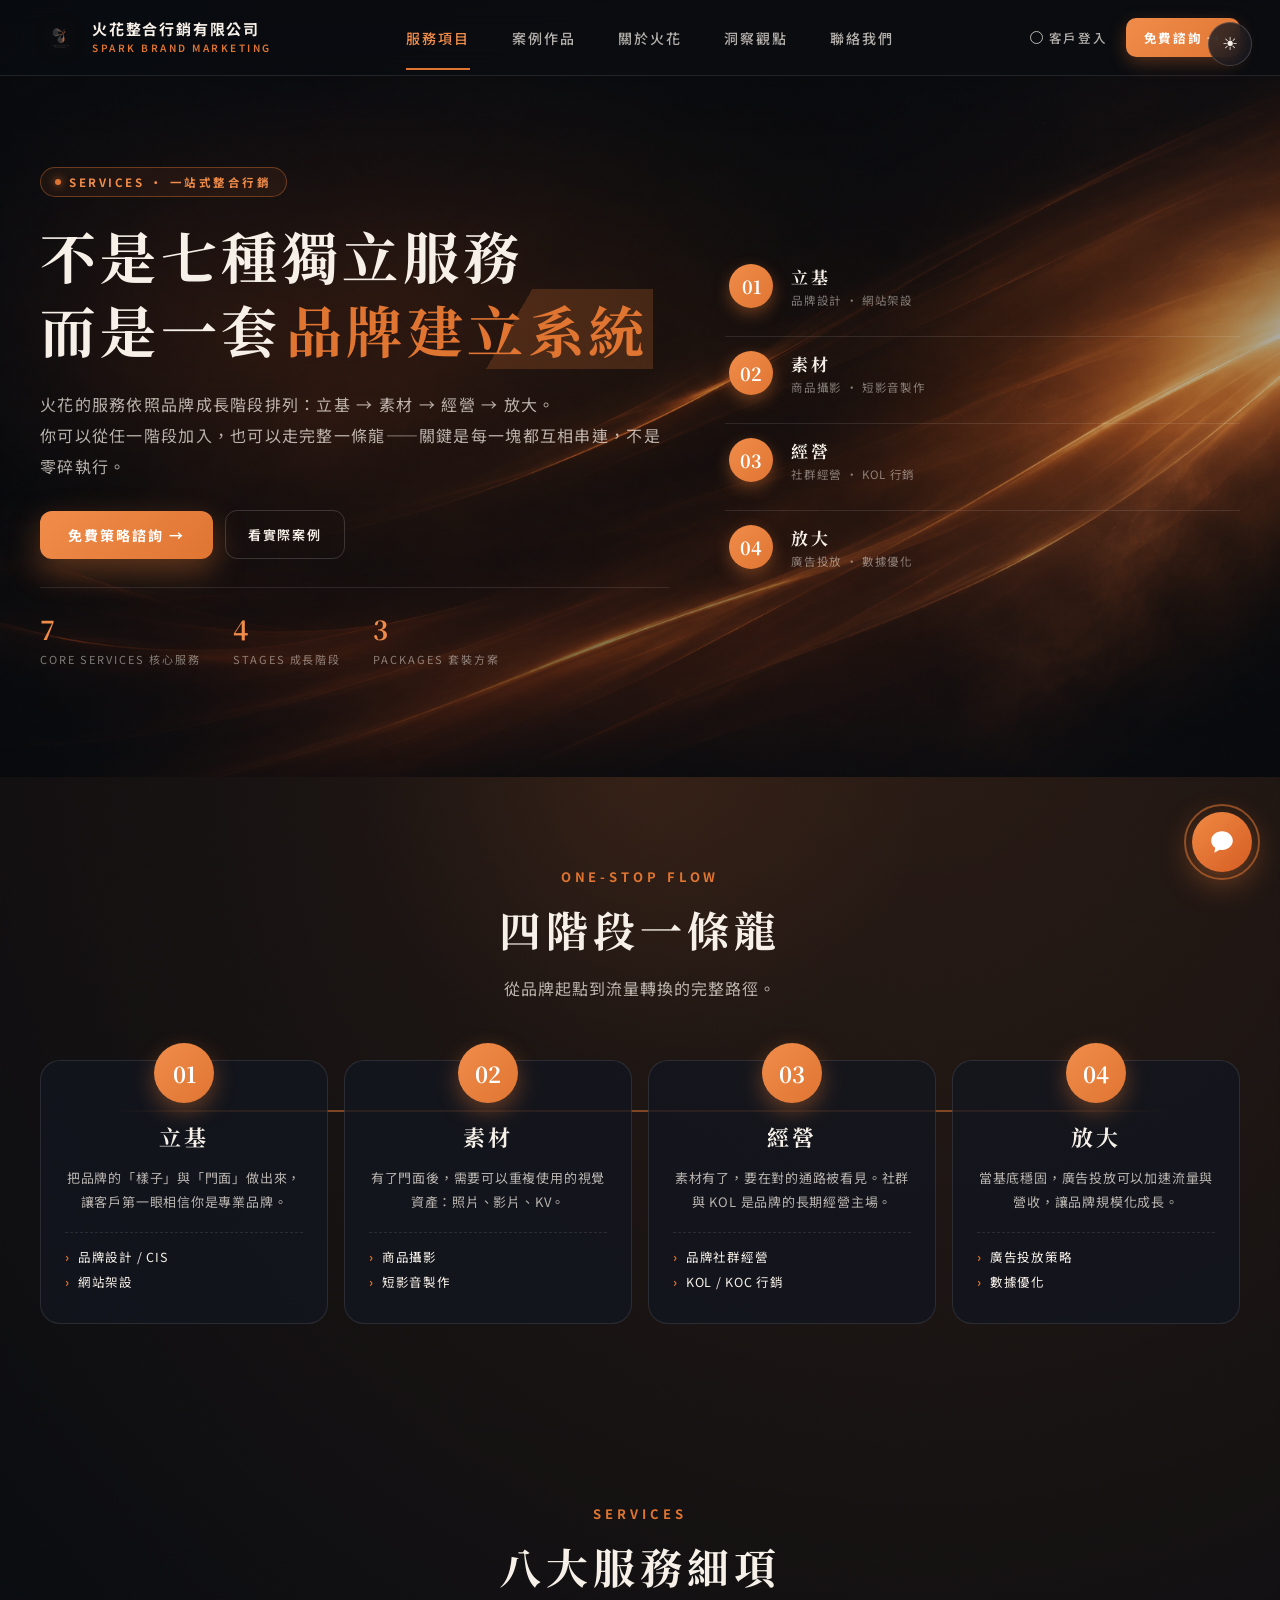
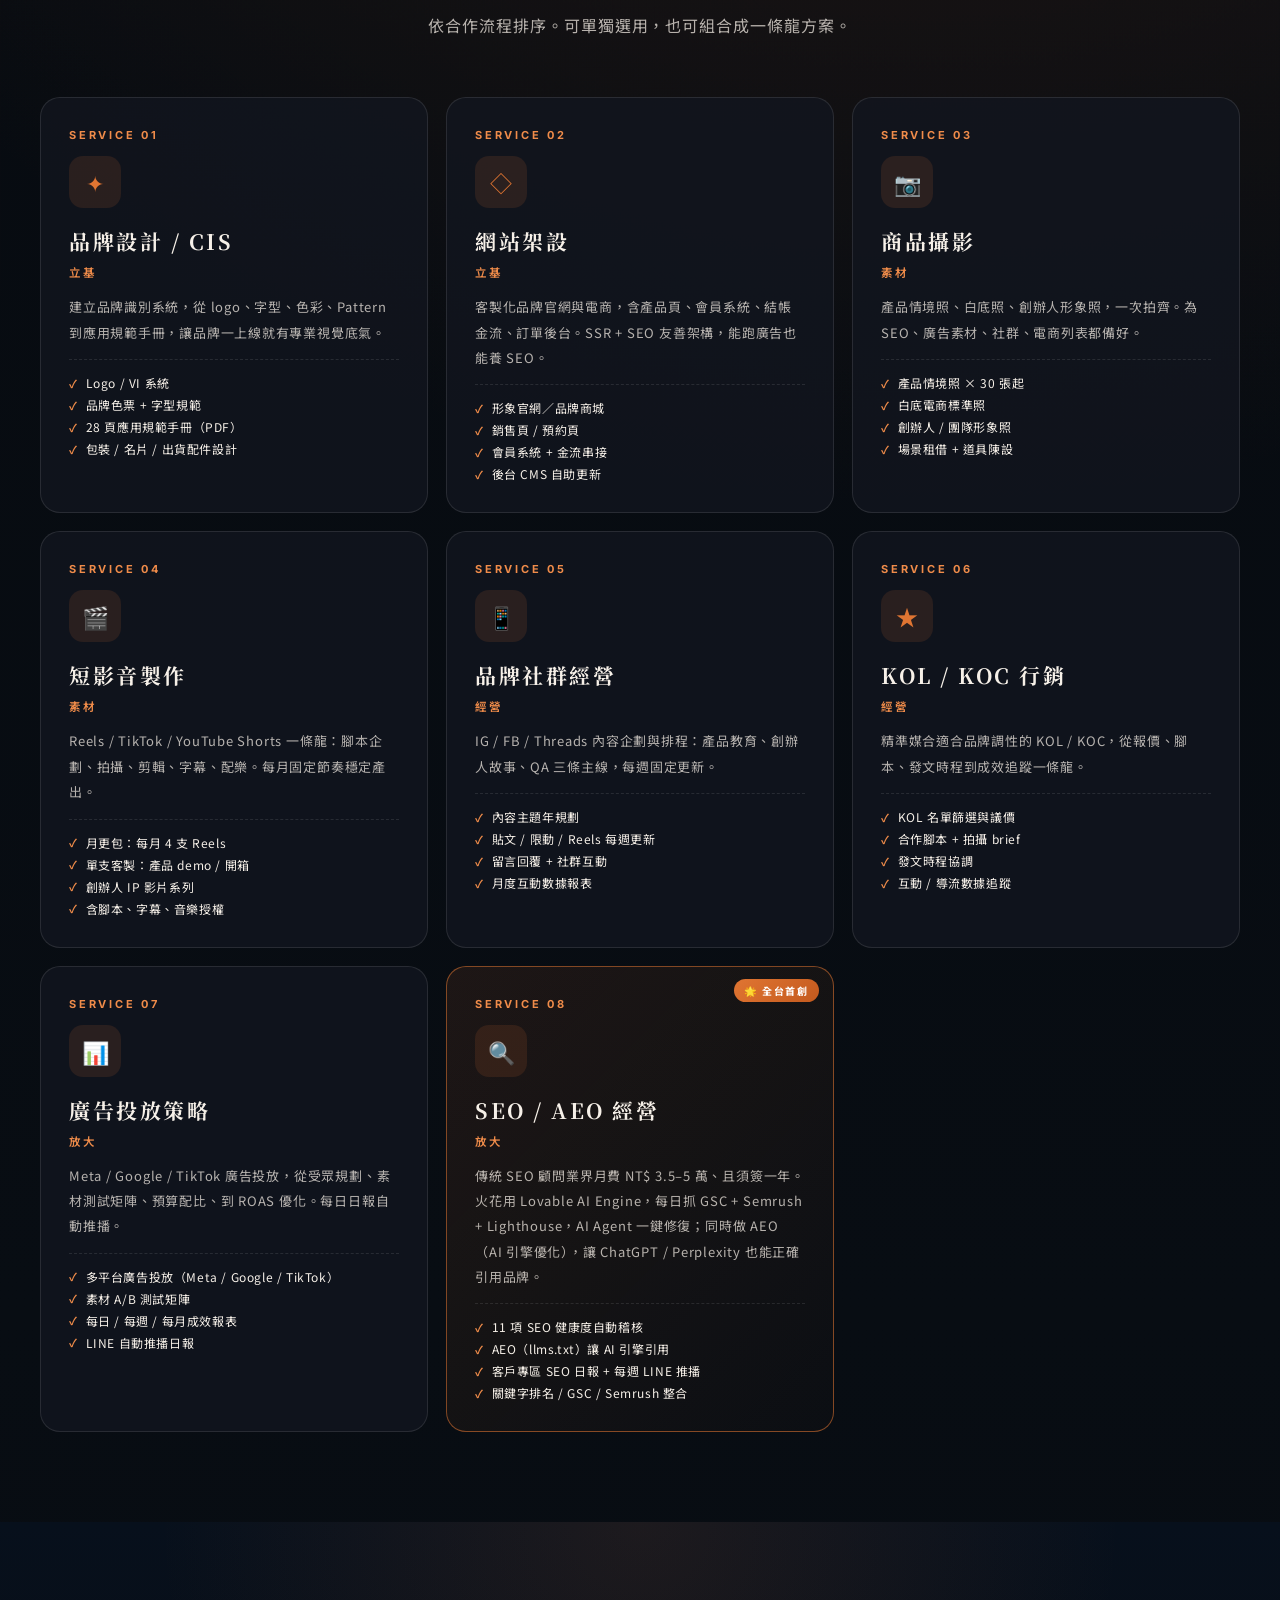
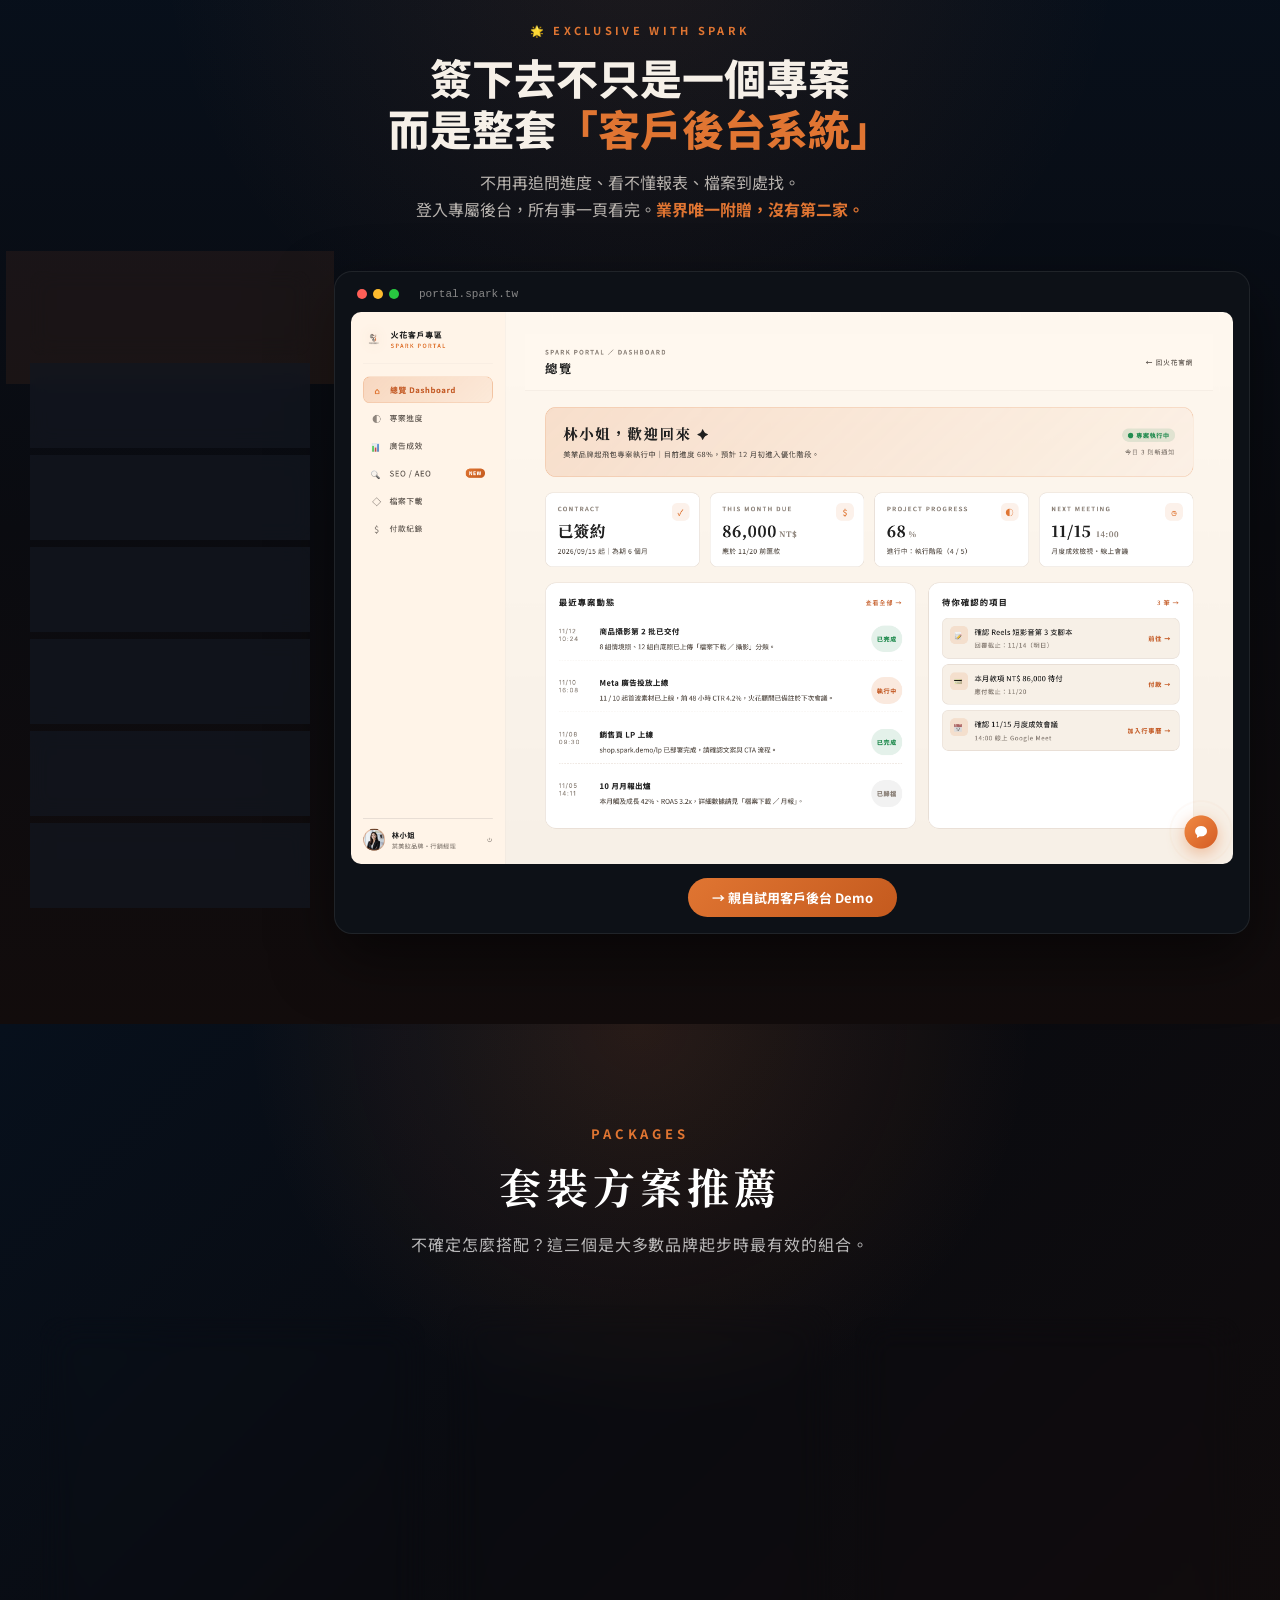
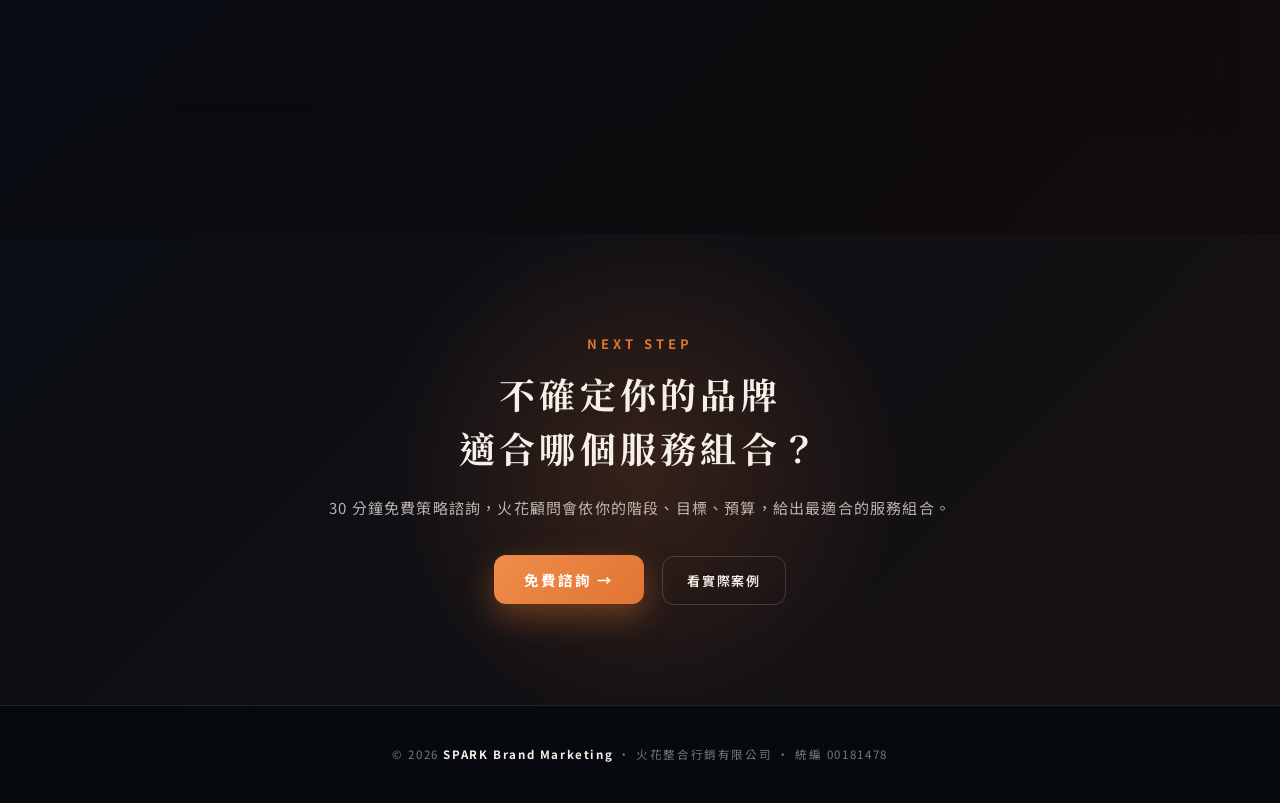
<file: services.html>
<!DOCTYPE html>
<html lang="zh-Hant" data-theme="dark">
<head>
  <meta charset="UTF-8" />
  <meta name="viewport" content="width=device-width, initial-scale=1.0" />
  <title>服務項目｜SPARK Brand Marketing</title>
  <link rel="preconnect" href="https://fonts.googleapis.com">
  <link rel="preconnect" href="https://fonts.gstatic.com" crossorigin>
  <link href="https://fonts.googleapis.com/css2?family=Noto+Serif+TC:wght@500;600;700;800&family=Noto+Sans+TC:wght@300;400;500;600;700&family=Inter:wght@400;500;600;700&display=swap" rel="stylesheet">
  <style>
    :root {
      --bg: #070b10; --bg-2: #0b1017;
      --card: rgba(18,23,31,.78); --card-2: rgba(21,27,36,.72);
      --line: rgba(255,255,255,.10); --line-strong: rgba(255,255,255,.16);
      --text: #f6f0e8; --text-soft: rgba(246,240,232,.72); --text-muted: rgba(246,240,232,.48);
      --orange: #e07532; --orange-2: #f08c4a; --orange-deep: #b94f1f;
      --radius: 20px; --radius-sm: 14px;
      --container: 1280px;
      --body-bg: radial-gradient(circle at 72% 13%, rgba(224,117,50,.16), transparent 28%),
        linear-gradient(180deg, #06090e 0%, #080d13 52%, #06090e 100%);
    }
    :root[data-theme="light"] {
      --bg: #FFF8EF; --bg-2: #F7F0E7;
      --card: #FFFFFF; --card-2: #FFF4E8;
      --line: #E7DDD4; --line-strong: #D8C8BA;
      --text: #1F1F1F; --text-soft: #5F5750; --text-muted: #8B8178;
      --orange: #E07532; --orange-2: #C65F2B; --orange-deep: #B85A20;
      --body-bg: linear-gradient(180deg, #FFF8EF 0%, #F7F0E7 60%, #F2EAE0 100%);
    }
    *{box-sizing:border-box;margin:0;padding:0}
    html,body{min-height:100%;background:var(--bg);color:var(--text);font-family:"Noto Sans TC","Inter",sans-serif;transition:background .4s,color .4s}
    body{background:var(--body-bg)}
    a{color:inherit;text-decoration:none}
    ul,ol{list-style:none}
    .container{width:min(calc(100% - 80px), var(--container)); margin:0 auto}

    /* Theme toggle */
    .theme-toggle{position:fixed;top:22px;right:28px;z-index:200;width:44px;height:44px;border-radius:50%;border:1px solid var(--line-strong);background:var(--card);color:var(--text);cursor:pointer;display:grid;place-items:center;font-size:18px;transition:.25s;backdrop-filter:blur(10px)}
    .theme-toggle:hover{border-color:var(--orange);color:var(--orange);transform:rotate(15deg)}

    /* Header */
    .header{height:76px;padding:0 40px;display:flex;align-items:center;justify-content:space-between;gap:32px;position:sticky;top:0;z-index:100;backdrop-filter:blur(14px);-webkit-backdrop-filter:blur(14px);background:color-mix(in srgb, var(--bg) 75%, transparent);border-bottom:1px solid var(--line)}
    .header .brand{display:flex;align-items:center;gap:12px;min-width:260px;text-decoration:none;color:inherit}
    .header .brand img{width:40px;height:40px;object-fit:contain;filter:drop-shadow(0 0 12px rgba(224,117,50,.22))}
    .header .brand-text strong{display:block;font-size:15px;letter-spacing:.12em;color:var(--text);font-weight:700;line-height:1.15}
    .header .brand-text span{display:block;font-size:10px;letter-spacing:.25em;color:var(--orange);font-weight:600;margin-top:3px}
    .header .nav{display:flex;align-items:center;gap:42px;color:var(--text-soft);font-size:14px;letter-spacing:.14em;font-weight:500}
    .header .nav a{color:inherit;text-decoration:none;white-space:nowrap;transition:color .2s;position:relative}
    .header .nav a:hover{color:var(--orange-2)}
    .header .nav a.active{color:var(--orange-2)}
    .header .nav a.active::after{content:"";position:absolute;left:0;right:0;bottom:-22px;height:2px;background:var(--orange)}
    .header-cta{display:flex;align-items:center;gap:18px;min-width:240px;justify-content:flex-end}
    .portal-link{color:var(--text-soft);text-decoration:none;font-size:12.5px;letter-spacing:.14em;font-weight:500;display:inline-flex;align-items:center;gap:6px;transition:color .2s}
    .portal-link::before{content:"";width:11px;height:11px;border:1px solid currentColor;border-radius:50%}
    .portal-link:hover{color:var(--orange-2)}
    .btn-cta-sm{display:inline-flex;align-items:center;gap:6px;padding:10px 18px;border-radius:10px;background:linear-gradient(135deg, var(--orange-2), var(--orange));color:#fff;font-weight:700;font-size:12.5px;letter-spacing:.14em;text-decoration:none;box-shadow:0 6px 18px rgba(224,117,50,.32);transition:.2s}
    .btn-cta-sm:hover{transform:translateY(-1px)}
    @media (max-width:1080px){
      .header .nav{display:none}
      .header .brand{min-width:auto}
    }

    /* Section helpers */
    .section-kicker{color:var(--orange);font-size:13px;letter-spacing:.3em;font-weight:700;margin-bottom:14px;text-transform:uppercase}
    .section-title{font-family:"Noto Serif TC",serif;font-size:42px;letter-spacing:.12em;line-height:1.4;color:var(--text);margin-bottom:14px;font-weight:700}
    .section-lead{font-size:16px;line-height:1.95;letter-spacing:.06em;color:var(--text-soft);max-width:720px}

    /* Hero — 橘色光流 banner */
    .hero{position:relative;padding:90px 40px 110px;overflow:hidden;
      background:
        linear-gradient(180deg, rgba(7,11,16,.55) 0%, rgba(7,11,16,.25) 50%, rgba(7,11,16,.65) 100%),
        url('assets/hero-banner-dark.png') center/cover no-repeat,
        #0a0d14;
    }
    :root[data-theme="light"] .hero{
      background:
        radial-gradient(circle at 72% 13%, rgba(224,117,50,.12), transparent 38%),
        linear-gradient(180deg, rgba(255,248,239,.92) 0%, rgba(255,244,232,.88) 50%, rgba(247,240,231,.95) 100%),
        url('assets/hero-banner-dark.png') center/cover no-repeat,
        #FFF8EF;
    }
    :root[data-theme="light"] .hero-title em{
      background:linear-gradient(120deg, transparent 60%, rgba(224,117,50,.28) 60%);
    }
    :root[data-theme="light"] .hv-step + .hv-step{ border-top-color:var(--line); }
    .hero-inner{max-width:var(--container);margin:0 auto;display:grid;grid-template-columns:1.1fr .9fr;gap:56px;align-items:center}
    .hero-tag{display:inline-flex;align-items:center;gap:8px;padding:6px 14px;border-radius:999px;border:1px solid rgba(224,117,50,.4);background:rgba(224,117,50,.08);color:var(--orange-2);font-size:11.5px;letter-spacing:.22em;font-weight:700;margin-bottom:22px}
    .hero-tag::before{content:"";width:6px;height:6px;border-radius:50%;background:var(--orange);box-shadow:0 0 8px var(--orange)}
    .hero-title{font-family:"Noto Serif TC",serif;font-size:clamp(38px, 4.4vw, 56px);letter-spacing:.08em;line-height:1.32;color:var(--text);font-weight:700;margin-bottom:22px}
    .hero-title em{font-style:normal;color:var(--orange);background:linear-gradient(120deg, transparent 60%, rgba(224,117,50,.22) 60%);padding:0 4px}
    .hero-sub{font-size:16px;line-height:1.95;letter-spacing:.08em;color:var(--text-soft);margin-bottom:28px}
    .hero-cta{display:flex;gap:12px;align-items:center;flex-wrap:wrap}
    .hero-stats{display:flex;gap:32px;padding-top:22px;border-top:1px solid var(--line);margin-top:28px}
    .hero-stat .num{font-family:"Noto Serif TC",serif;font-size:26px;font-weight:700;letter-spacing:.04em;color:var(--orange-2)}
    .hero-stat .label{font-size:11px;letter-spacing:.18em;color:var(--text-muted);margin-top:4px}

    /* Hero 右側 — 4 階段視覺（無外框） */
    .hero-visual{
      position:relative;
      display:flex;flex-direction:column;justify-content:center;gap:14px;
      padding:0;
    }
    .hv-step{
      display:grid; grid-template-columns:48px 1fr; gap:14px;
      align-items:center;
      padding:14px 4px;
      position:relative; z-index:1;
    }
    .hv-step + .hv-step{ border-top:1px solid var(--line); }
    .hv-step .n{
      width:44px;height:44px;border-radius:50%;
      background:linear-gradient(135deg, var(--orange-2), var(--orange));
      color:#fff; display:grid; place-items:center;
      font-family:"Noto Serif TC",serif; font-size:18px; font-weight:700;
      box-shadow:0 6px 16px rgba(224,117,50,.4);
    }
    .hv-step b{
      display:block; font-family:"Noto Serif TC",serif;
      font-size:17px; letter-spacing:.14em; color:var(--text); font-weight:700;
      margin-bottom:3px;
    }
    .hv-step span{
      display:block; font-size:11.5px; color:var(--text-muted);
      letter-spacing:.06em;
    }
    .hv-step .en{
      font-family:"Inter",sans-serif; font-size:9.5px;
      letter-spacing:.28em; color:var(--orange-2);
      font-weight:700; margin-bottom:2px;
    }

    .btn-hero-primary{
      display:inline-flex;align-items:center;gap:8px;
      padding:14px 28px;border-radius:12px;
      background:linear-gradient(135deg, var(--orange-2), var(--orange));
      color:#fff;font-weight:700;font-size:14px;letter-spacing:.14em;text-decoration:none;
      box-shadow:0 12px 32px rgba(224,117,50,.4);transition:.25s;
    }
    .btn-hero-primary:hover{transform:translateY(-2px)}
    .btn-hero-ghost{
      display:inline-flex;align-items:center;gap:8px;
      padding:14px 22px;border-radius:12px;
      border:1px solid var(--line-strong);color:var(--text);
      font-weight:600;font-size:13px;letter-spacing:.14em;text-decoration:none;
      transition:.25s;
    }
    .btn-hero-ghost:hover{border-color:var(--orange);color:var(--orange-2)}

    /* Section block */
    .section{padding:90px 40px}
    .section-head{max-width:var(--container);margin:0 auto 56px;text-align:center}
    .section-head .section-lead{margin:0 auto}

    /* 4 階段一條龍流程 */
    .stages-section{background:radial-gradient(circle at 50% 0%, rgba(224,117,50,.10), transparent 32%)}
    .stage-flow{
      max-width:var(--container); margin:0 auto;
      display:grid; grid-template-columns:repeat(4,1fr); gap:16px;
      position:relative;
    }
    .stage-flow::before{
      content:""; position:absolute; top:50px; left:6%; right:6%; height:2px;
      background:linear-gradient(90deg, transparent, rgba(224,117,50,.5) 8%, rgba(224,117,50,.5) 92%, transparent);
      z-index:0;
    }
    .stage-col{
      background:var(--card); border:1px solid var(--line);
      border-radius:var(--radius); padding:32px 24px;
      text-align:center; position:relative; z-index:1;
    }
    .stage-col .num{
      width:60px; height:60px; border-radius:50%;
      background:linear-gradient(135deg, var(--orange-2), var(--orange));
      color:#fff; display:grid; place-items:center;
      font-family:"Noto Serif TC", serif; font-size:22px; font-weight:700;
      margin:-50px auto 18px; box-shadow:0 8px 22px rgba(224,117,50,.4);
    }
    .stage-col .en{
      font-family:"Inter",sans-serif; font-size:10.5px; letter-spacing:.28em;
      color:var(--orange-2); font-weight:700; margin-bottom:8px;
    }
    .stage-col h3{
      font-family:"Noto Serif TC",serif; font-size:22px; letter-spacing:.14em;
      color:var(--text); margin-bottom:14px;
    }
    .stage-col p{
      font-size:13px; line-height:1.85; letter-spacing:.06em;
      color:var(--text-soft); margin-bottom:18px;
    }
    .stage-col ul{display:flex;flex-direction:column;gap:6px;text-align:left;padding-top:14px;border-top:1px dashed var(--line)}
    .stage-col ul li{
      font-size:12.5px; color:var(--text); letter-spacing:.06em;
      display:flex; align-items:center; gap:8px;
    }
    .stage-col ul li::before{
      content:"›"; color:var(--orange); font-weight:700;
    }

    /* 7 服務細項 */
    .services-grid{
      max-width:var(--container); margin:0 auto;
      display:grid; grid-template-columns:repeat(3,1fr); gap:18px;
    }
    .service-card{
      background:var(--card); border:1px solid var(--line);
      border-radius:var(--radius); padding:30px 28px;
      transition:all .3s ease; position:relative; overflow:hidden;
    }
    .service-card:hover{
      transform:translateY(-4px);
      border-color:rgba(224,117,50,.45);
      box-shadow:0 18px 44px rgba(224,117,50,.12);
    }
    .service-card .num{
      font-family:"Inter",sans-serif; font-size:11px;
      letter-spacing:.25em; color:var(--orange-2);
      font-weight:700; margin-bottom:14px;
    }
    .service-card .icon-box{
      width:52px; height:52px; border-radius:14px;
      background:rgba(224,117,50,.12); color:var(--orange);
      display:grid; place-items:center;
      font-size:22px; margin-bottom:18px;
    }
    .service-card h3{
      font-family:"Noto Serif TC",serif;
      font-size:21px; letter-spacing:.12em;
      color:var(--text); margin-bottom:8px;
    }
    .service-card .sub{
      font-size:11.5px; letter-spacing:.18em; color:var(--orange-2);
      font-weight:600; margin-bottom:14px;
    }
    .service-card p{
      font-size:13px; line-height:1.95; letter-spacing:.06em;
      color:var(--text-soft); margin-bottom:14px;
    }
    .service-card ul{display:flex;flex-direction:column;gap:5px;padding-top:14px;border-top:1px dashed var(--line)}
    .service-card ul li{
      font-size:12px; color:var(--text); letter-spacing:.05em;
      display:flex; align-items:center; gap:8px;
    }
    .service-card ul li::before{
      content:"✓"; color:var(--orange-2); font-weight:700; font-size:11px;
    }

    /* 套裝包 */
    .combo-section{
      background:radial-gradient(circle at 50% 0%, rgba(224,117,50,.14), transparent 38%),
        linear-gradient(135deg, #07101c 0%, #0a0b10 45%, #120c0c 100%);
      padding:100px 40px;
    }
    :root[data-theme="light"] .combo-section{
      background:radial-gradient(circle at 50% 0%, rgba(224,117,50,.10), transparent 38%),
        linear-gradient(135deg, #FFF8EF 0%, #F7F0E7 100%);
    }
    .combo-section .section-head .section-title{color:#fff}
    :root[data-theme="light"] .combo-section .section-head .section-title{color:var(--text)}
    .combo-grid{
      max-width:var(--container); margin:0 auto;
      display:grid; grid-template-columns:repeat(3,1fr); gap:22px;
    }
    .combo-card{
      background:linear-gradient(180deg, rgba(255,255,255,.085) 0%, rgba(255,255,255,.025) 100%);
      border:1px solid rgba(255,255,255,.16);
      border-radius:var(--radius); padding:36px 32px;
      backdrop-filter:blur(18px);
      box-shadow:inset 0 -1px 0 rgba(255,122,52,.65);
    }
    :root[data-theme="light"] .combo-card{
      background:linear-gradient(180deg, #fff 0%, #FFF4E8 100%);
      border-color:var(--line);
    }
    .combo-card.is-featured{
      border-color:rgba(224,117,50,.5);
      background:linear-gradient(180deg, rgba(224,117,50,.2) 0%, rgba(224,117,50,.06) 100%);
      transform:translateY(-12px);
    }
    .combo-card.is-featured::before{
      content:"最受歡迎"; position:absolute;
      top:14px; right:14px;
      padding:4px 10px; border-radius:999px;
      background:var(--orange); color:#fff;
      font-size:10px; letter-spacing:.18em; font-weight:700;
    }
    .combo-card{position:relative}
    .combo-card .tag{
      display:inline-flex; padding:5px 12px; border-radius:999px;
      background:rgba(224,117,50,.18); color:var(--orange-2);
      font-size:11px; letter-spacing:.18em; font-weight:700;
      margin-bottom:18px;
    }
    .combo-card h3{
      font-family:"Noto Serif TC",serif;
      font-size:26px; letter-spacing:.12em; line-height:1.4;
      color:var(--text); margin-bottom:10px;
    }
    .combo-card .price{
      font-family:"Inter",sans-serif;
      font-size:14px; color:var(--text-soft);
      letter-spacing:.08em; margin-bottom:20px;
    }
    .combo-card .price b{
      font-family:"Noto Serif TC",serif;
      font-size:28px; color:var(--orange-2);
      font-weight:700; margin-right:6px;
    }
    .combo-card ul{
      display:flex; flex-direction:column; gap:8px;
      margin-bottom:20px; padding-top:18px;
      border-top:1px solid rgba(255,255,255,.16);
    }
    :root[data-theme="light"] .combo-card ul{ border-top-color:var(--line); }
    .combo-card ul li{
      display:flex; align-items:flex-start; gap:8px;
      font-size:13px; line-height:1.7;
      color:var(--text); letter-spacing:.04em;
    }
    .combo-card ul li::before{
      content:"✓"; color:var(--orange-2); font-weight:700; flex-shrink:0;
    }
    .combo-card .cta{
      display:inline-flex; align-items:center; gap:6px;
      padding:11px 22px; border-radius:10px;
      background:linear-gradient(135deg, var(--orange-2), var(--orange));
      color:#fff; font-weight:700; font-size:12.5px;
      letter-spacing:.14em; text-decoration:none;
      box-shadow:0 8px 22px rgba(224,117,50,.4);
      transition:.25s;
    }
    .combo-card .cta:hover{transform:translateY(-2px)}

    /* CTA */
    .cta-section{padding:100px 40px;background:radial-gradient(circle at 50% 50%, rgba(224,117,50,.18), transparent 38%),linear-gradient(135deg, #0a0d14 0%, #181214 100%);text-align:center}
    :root[data-theme="light"] .cta-section{background:radial-gradient(circle at 50% 50%, rgba(224,117,50,.14), transparent 38%),linear-gradient(135deg, #FFF8EF 0%, #FFEFE0 100%)}
    .cta-wrap{max-width:720px;margin:0 auto}
    .cta-section h2{font-family:"Noto Serif TC",serif;font-size:36px;letter-spacing:.12em;line-height:1.5;color:var(--text);margin-bottom:18px;font-weight:700}
    .cta-section p{font-size:15px;line-height:2;letter-spacing:.08em;color:var(--text-soft);margin-bottom:32px}
    .btn-primary{display:inline-flex;align-items:center;gap:8px;padding:14px 30px;border-radius:12px;background:linear-gradient(135deg, var(--orange-2), var(--orange));color:#fff;font-weight:700;font-size:14.5px;letter-spacing:.14em;text-decoration:none;box-shadow:0 12px 32px rgba(224,117,50,.4);transition:.25s}
    .btn-primary:hover{transform:translateY(-2px)}
    .btn-ghost{display:inline-flex;align-items:center;gap:8px;padding:14px 24px;border-radius:12px;border:1px solid var(--line-strong);background:transparent;color:var(--text);font-weight:600;font-size:13px;letter-spacing:.14em;margin-left:14px;transition:.25s}
    .btn-ghost:hover{border-color:var(--orange);color:var(--orange-2)}

    .footer{padding:40px;text-align:center;border-top:1px solid var(--line);font-size:11.5px;letter-spacing:.14em;color:var(--text-muted)}
    .footer b{color:var(--text);font-weight:700}

    @media (max-width: 1080px){
      .stage-flow{grid-template-columns:repeat(2,1fr)}
      .stage-flow::before{display:none}
      .stage-col .num{margin-top:-50px}
      .services-grid{grid-template-columns:repeat(2,1fr)}
      .combo-grid{grid-template-columns:1fr}
      .combo-card.is-featured{transform:none}
    }
    @media (max-width: 640px){
      .hero{padding:60px 24px 70px}
      .section{padding:60px 24px}
      .stage-flow,.services-grid{grid-template-columns:1fr}
      .container{width:calc(100% - 32px)}
    }
  </style>
</head>
<body>
  <button class="theme-toggle" id="themeToggle" aria-label="切換主題">☀</button>

  <header class="header">
    <a class="brand" href="index.html">
      <img src="assets/spark-logo.png" alt="火花 logo">
      <span class="brand-text">
        <strong>火花整合行銷有限公司</strong>
        <span>SPARK BRAND MARKETING</span>
      </span>
    </a>
    <nav class="nav">
      <a href="services.html" class="active">服務項目</a>
      <a href="case-velireo.html">案例作品</a>
      <a href="index.html#about">關於火花</a>
      <a href="index.html#blog">洞察觀點</a>
      <a href="index.html#contact">聯絡我們</a>
    </nav>
    <div class="header-cta">
      <a class="portal-link" href="portal.html">客戶登入</a>
      <a class="btn-cta-sm" href="index.html#contact">免費諮詢 →</a>
    </div>
  </header>

  <!-- Hero -->
  <section class="hero">
    <div class="hero-inner">
      <div>
        <span class="hero-tag">SERVICES ・ 一站式整合行銷</span>
        <h1 class="hero-title">不是七種獨立服務<br>而是一套<em>品牌建立系統</em></h1>
        <p class="hero-sub">火花的服務依照品牌成長階段排列：立基 → 素材 → 經營 → 放大。<br>你可以從任一階段加入，也可以走完整一條龍——關鍵是每一塊都互相串連，不是零碎執行。</p>
        <div class="hero-cta">
          <a class="btn-hero-primary" href="index.html#contact">免費策略諮詢 →</a>
          <a class="btn-hero-ghost" href="case-velireo.html">看實際案例</a>
        </div>
        <div class="hero-stats">
          <div class="hero-stat"><div class="num">7</div><div class="label">CORE SERVICES 核心服務</div></div>
          <div class="hero-stat"><div class="num">4</div><div class="label">STAGES 成長階段</div></div>
          <div class="hero-stat"><div class="num">3</div><div class="label">PACKAGES 套裝方案</div></div>
        </div>
      </div>
      <div class="hero-visual">
        <div class="hv-step">
          <div class="n">01</div>
          <div>
            <b>立基</b>
            <span>品牌設計 ・ 網站架設</span>
          </div>
        </div>
        <div class="hv-step">
          <div class="n">02</div>
          <div>
            <b>素材</b>
            <span>商品攝影 ・ 短影音製作</span>
          </div>
        </div>
        <div class="hv-step">
          <div class="n">03</div>
          <div>
            <b>經營</b>
            <span>社群經營 ・ KOL 行銷</span>
          </div>
        </div>
        <div class="hv-step">
          <div class="n">04</div>
          <div>
            <b>放大</b>
            <span>廣告投放 ・ 數據優化</span>
          </div>
        </div>
      </div>
    </div>
  </section>

  <!-- 4 階段 -->
  <section class="section stages-section">
    <div class="section-head">
      <div class="section-kicker">ONE-STOP FLOW</div>
      <h2 class="section-title">四階段一條龍</h2>
      <p class="section-lead">從品牌起點到流量轉換的完整路徑。</p>
    </div>

    <div class="stage-flow">
      <div class="stage-col">
        <div class="num">01</div>
        <h3>立基</h3>
        <p>把品牌的「樣子」與「門面」做出來，讓客戶第一眼相信你是專業品牌。</p>
        <ul>
          <li>品牌設計 / CIS</li>
          <li>網站架設</li>
        </ul>
      </div>
      <div class="stage-col">
        <div class="num">02</div>
        <h3>素材</h3>
        <p>有了門面後，需要可以重複使用的視覺資產：照片、影片、KV。</p>
        <ul>
          <li>商品攝影</li>
          <li>短影音製作</li>
        </ul>
      </div>
      <div class="stage-col">
        <div class="num">03</div>
        <h3>經營</h3>
        <p>素材有了，要在對的通路被看見。社群與 KOL 是品牌的長期經營主場。</p>
        <ul>
          <li>品牌社群經營</li>
          <li>KOL / KOC 行銷</li>
        </ul>
      </div>
      <div class="stage-col">
        <div class="num">04</div>
        <h3>放大</h3>
        <p>當基底穩固，廣告投放可以加速流量與營收，讓品牌規模化成長。</p>
        <ul>
          <li>廣告投放策略</li>
          <li>數據優化</li>
        </ul>
      </div>
    </div>
  </section>

  <!-- 7 服務 -->
  <section class="section">
    <div class="section-head">
      <div class="section-kicker">SERVICES</div>
      <h2 class="section-title">八大服務細項</h2>
      <p class="section-lead">依合作流程排序。可單獨選用，也可組合成一條龍方案。</p>
    </div>

    <div class="services-grid">
      <div class="service-card">
        <div class="num">SERVICE 01</div>
        <div class="icon-box">✦</div>
        <h3>品牌設計 / CIS</h3>
        <div class="sub">立基</div>
        <p>建立品牌識別系統，從 logo、字型、色彩、Pattern 到應用規範手冊，讓品牌一上線就有專業視覺底氣。</p>
        <ul>
          <li>Logo / VI 系統</li>
          <li>品牌色票 + 字型規範</li>
          <li>28 頁應用規範手冊（PDF）</li>
          <li>包裝 / 名片 / 出貨配件設計</li>
        </ul>
      </div>

      <div class="service-card">
        <div class="num">SERVICE 02</div>
        <div class="icon-box">◇</div>
        <h3>網站架設</h3>
        <div class="sub">立基</div>
        <p>客製化品牌官網與電商，含產品頁、會員系統、結帳金流、訂單後台。SSR + SEO 友善架構，能跑廣告也能養 SEO。</p>
        <ul>
          <li>形象官網／品牌商城</li>
          <li>銷售頁 / 預約頁</li>
          <li>會員系統 + 金流串接</li>
          <li>後台 CMS 自助更新</li>
        </ul>
      </div>

      <div class="service-card">
        <div class="num">SERVICE 03</div>
        <div class="icon-box">📷</div>
        <h3>商品攝影</h3>
        <div class="sub">素材</div>
        <p>產品情境照、白底照、創辦人形象照，一次拍齊。為 SEO、廣告素材、社群、電商列表都備好。</p>
        <ul>
          <li>產品情境照 × 30 張起</li>
          <li>白底電商標準照</li>
          <li>創辦人 / 團隊形象照</li>
          <li>場景租借 + 道具陳設</li>
        </ul>
      </div>

      <div class="service-card">
        <div class="num">SERVICE 04</div>
        <div class="icon-box">🎬</div>
        <h3>短影音製作</h3>
        <div class="sub">素材</div>
        <p>Reels / TikTok / YouTube Shorts 一條龍：腳本企劃、拍攝、剪輯、字幕、配樂。每月固定節奏穩定產出。</p>
        <ul>
          <li>月更包：每月 4 支 Reels</li>
          <li>單支客製：產品 demo / 開箱</li>
          <li>創辦人 IP 影片系列</li>
          <li>含腳本、字幕、音樂授權</li>
        </ul>
      </div>

      <div class="service-card">
        <div class="num">SERVICE 05</div>
        <div class="icon-box">📱</div>
        <h3>品牌社群經營</h3>
        <div class="sub">經營</div>
        <p>IG / FB / Threads 內容企劃與排程：產品教育、創辦人故事、QA 三條主線，每週固定更新。</p>
        <ul>
          <li>內容主題年規劃</li>
          <li>貼文 / 限動 / Reels 每週更新</li>
          <li>留言回覆 + 社群互動</li>
          <li>月度互動數據報表</li>
        </ul>
      </div>

      <div class="service-card">
        <div class="num">SERVICE 06</div>
        <div class="icon-box">★</div>
        <h3>KOL / KOC 行銷</h3>
        <div class="sub">經營</div>
        <p>精準媒合適合品牌調性的 KOL / KOC，從報價、腳本、發文時程到成效追蹤一條龍。</p>
        <ul>
          <li>KOL 名單篩選與議價</li>
          <li>合作腳本 + 拍攝 brief</li>
          <li>發文時程協調</li>
          <li>互動 / 導流數據追蹤</li>
        </ul>
      </div>

      <div class="service-card">
        <div class="num">SERVICE 07</div>
        <div class="icon-box">📊</div>
        <h3>廣告投放策略</h3>
        <div class="sub">放大</div>
        <p>Meta / Google / TikTok 廣告投放，從受眾規劃、素材測試矩陣、預算配比、到 ROAS 優化。每日日報自動推播。</p>
        <ul>
          <li>多平台廣告投放（Meta / Google / TikTok）</li>
          <li>素材 A/B 測試矩陣</li>
          <li>每日 / 每週 / 每月成效報表</li>
          <li>LINE 自動推播日報</li>
        </ul>
      </div>

      <div class="service-card" style="border:1.5px solid rgba(224,117,50,.55);background:linear-gradient(135deg,rgba(224,117,50,.10),rgba(224,117,50,.02));position:relative;">
        <div style="position:absolute;top:12px;right:14px;background:linear-gradient(135deg,#E07532,#C45A1E);color:#fff;font-size:10px;letter-spacing:.18em;padding:4px 10px;border-radius:12px;font-weight:700;">🌟 全台首創</div>
        <div class="num">SERVICE 08</div>
        <div class="icon-box">🔍</div>
        <h3>SEO / AEO 經營</h3>
        <div class="sub">放大</div>
        <p>傳統 SEO 顧問業界月費 NT$ 3.5–5 萬、且須簽一年。火花用 Lovable AI Engine，每日抓 GSC + Semrush + Lighthouse，AI Agent 一鍵修復；同時做 AEO（AI 引擎優化），讓 ChatGPT / Perplexity 也能正確引用品牌。</p>
        <ul>
          <li>11 項 SEO 健康度自動稽核</li>
          <li>AEO（llms.txt）讓 AI 引擎引用</li>
          <li>客戶專區 SEO 日報 + 每週 LINE 推播</li>
          <li>關鍵字排名 / GSC / Semrush 整合</li>
        </ul>
      </div>
    </div>
  </section>

    <!-- ===== 客戶後台互動導覽 ===== -->
    <section class="portal-tour" id="portal-tour" style="padding:100px 30px 90px;background:linear-gradient(180deg,#FFFAF3 0%,#FFFFFF 100%);">
      <div style="max-width:1400px;margin:0 auto;">
        <div style="text-align:center;margin-bottom:48px;">
          <div style="font-size:11px;letter-spacing:.3em;color:#E07532;font-weight:700;margin-bottom:14px;">🌟 EXCLUSIVE WITH SPARK</div>
          <h2 style="font-size:42px;font-weight:800;line-height:1.2;margin:0 0 16px;color:#1A1A1A;">簽下去不只是一個專案<br>而是整套<span style="color:#E07532;">「客戶後台系統」</span></h2>
          <p style="font-size:16px;color:#666;max-width:680px;margin:0 auto;line-height:1.7;">不用再追問進度、看不懂報表、檔案到處找。<br>登入專屬後台，所有事一頁看完。<b style="color:#E07532;">業界唯一附贈，沒有第二家。</b></p>
        </div>

        <div class="tour-stage" style="display:grid;grid-template-columns:280px 1fr;gap:24px;align-items:start;">
          <!-- Tab list -->
          <div class="tour-tabs" style="display:flex;flex-direction:column;gap:8px;">
            <div class="tour-tab is-active" data-tour="dashboard" style="cursor:pointer;padding:16px 18px;background:#fff;border:2px solid #E07532;border-radius:12px;box-shadow:0 4px 16px rgba(224,117,50,.18);transition:all .2s;">
              <div style="display:flex;align-items:center;gap:10px;margin-bottom:4px;"><span style="font-size:18px;">📊</span><b style="color:#E07532;">總覽 Dashboard</b></div>
              <div style="font-size:12px;color:#888;line-height:1.5;">一頁看完進度、成效、待辦</div>
            </div>
            <div class="tour-tab" data-tour="progress" style="cursor:pointer;padding:16px 18px;background:#fff;border:2px solid #eee;border-radius:12px;transition:all .2s;">
              <div style="display:flex;align-items:center;gap:10px;margin-bottom:4px;"><span style="font-size:18px;">📅</span><b style="color:#1A1A1A;">專案進度</b></div>
              <div style="font-size:12px;color:#888;line-height:1.5;">每階段時間表、檔案、確認狀態</div>
            </div>
            <div class="tour-tab" data-tour="ads" style="cursor:pointer;padding:16px 18px;background:#fff;border:2px solid #eee;border-radius:12px;transition:all .2s;">
              <div style="display:flex;align-items:center;gap:10px;margin-bottom:4px;"><span style="font-size:18px;">📈</span><b style="color:#1A1A1A;">廣告成效</b></div>
              <div style="font-size:12px;color:#888;line-height:1.5;">Meta + Google 即時報表，免切平台</div>
            </div>
            <div class="tour-tab" data-tour="seo-seo" style="cursor:pointer;padding:16px 18px;background:#fff;border:2px solid #eee;border-radius:12px;transition:all .2s;position:relative;">
              <div style="display:flex;align-items:center;gap:10px;margin-bottom:4px;"><span style="font-size:18px;">🔍</span><b style="color:#1A1A1A;">SEO 績效</b><span style="font-size:9px;background:linear-gradient(135deg,#E07532,#C45A1E);color:#fff;padding:2px 6px;border-radius:8px;font-weight:700;letter-spacing:.1em;margin-left:4px;">NEW</span></div>
              <div style="font-size:12px;color:#888;line-height:1.5;">本月排名、點擊、熱門查詢</div>
            </div>
            <div class="tour-tab" data-tour="seo-aeo" style="cursor:pointer;padding:16px 18px;background:#fff;border:2px solid #eee;border-radius:12px;transition:all .2s;position:relative;">
              <div style="display:flex;align-items:center;gap:10px;margin-bottom:4px;"><span style="font-size:18px;">🤖</span><b style="color:#1A1A1A;">AEO 引用</b><span style="font-size:9px;background:linear-gradient(135deg,#E07532,#C45A1E);color:#fff;padding:2px 6px;border-radius:8px;font-weight:700;letter-spacing:.1em;margin-left:4px;">🌟 全台首創</span></div>
              <div style="font-size:12px;color:#888;line-height:1.5;">追蹤 ChatGPT/Perplexity 等 AI 引用次數</div>
            </div>
            <div class="tour-tab" data-tour="files" style="cursor:pointer;padding:16px 18px;background:#fff;border:2px solid #eee;border-radius:12px;transition:all .2s;">
              <div style="display:flex;align-items:center;gap:10px;margin-bottom:4px;"><span style="font-size:18px;">📁</span><b style="color:#1A1A1A;">檔案下載</b></div>
              <div style="font-size:12px;color:#888;line-height:1.5;">設計檔、合約、發票一次搞定</div>
            </div>
            <div class="tour-tab" data-tour="payments" style="cursor:pointer;padding:16px 18px;background:#fff;border:2px solid #eee;border-radius:12px;transition:all .2s;">
              <div style="display:flex;align-items:center;gap:10px;margin-bottom:4px;"><span style="font-size:18px;">💰</span><b style="color:#1A1A1A;">付款紀錄</b></div>
              <div style="font-size:12px;color:#888;line-height:1.5;">收款明細、發票、餘額一目了然</div>
            </div>
          </div>

          <!-- Screenshot pane -->
          <div class="tour-pane" style="background:#1A1A1A;border-radius:18px;padding:16px;box-shadow:0 24px 60px rgba(0,0,0,.18);">
            <div style="display:flex;align-items:center;gap:6px;padding:0 6px 12px;">
              <span style="width:10px;height:10px;border-radius:50%;background:#FF5F57;"></span>
              <span style="width:10px;height:10px;border-radius:50%;background:#FEBC2E;"></span>
              <span style="width:10px;height:10px;border-radius:50%;background:#28C840;"></span>
              <span style="margin-left:14px;font-size:11px;color:#888;font-family:monospace;">portal.spark.tw</span>
            </div>
            <div class="tour-images" style="position:relative;border-radius:10px;overflow:hidden;background:#fff;">
              <img class="tour-img is-active" data-tour="dashboard" src="assets/portal-tour/dashboard.png" alt="客戶後台 - 總覽" style="width:100%;display:block;">
              <img class="tour-img" data-tour="progress" src="assets/portal-tour/progress.png" alt="客戶後台 - 專案進度" style="width:100%;display:none;">
              <img class="tour-img" data-tour="ads" src="assets/portal-tour/ads.png" alt="客戶後台 - 廣告成效" style="width:100%;display:none;">
              <img class="tour-img" data-tour="seo-seo" src="assets/portal-tour/seo-seo.png" alt="客戶後台 - SEO 績效" style="width:100%;display:none;">
              <img class="tour-img" data-tour="seo-aeo" src="assets/portal-tour/seo-aeo.png" alt="客戶後台 - AEO 引用" style="width:100%;display:none;">
              <img class="tour-img" data-tour="files" src="assets/portal-tour/files.png" alt="客戶後台 - 檔案下載" style="width:100%;display:none;">
              <img class="tour-img" data-tour="payments" src="assets/portal-tour/payments.png" alt="客戶後台 - 付款紀錄" style="width:100%;display:none;">
            </div>
            <div style="text-align:center;padding-top:14px;">
              <a href="portal.html" target="_blank" style="display:inline-block;background:linear-gradient(135deg,#E07532,#C45A1E);color:#fff;padding:10px 24px;border-radius:24px;font-size:13px;font-weight:700;text-decoration:none;">→ 親自試用客戶後台 Demo</a>
            </div>
          </div>
        </div>
      </div>

      <style>
        .portal-tour .tour-tab:hover { border-color: #E07532 !important; transform: translateX(2px); }
        .portal-tour .tour-tab.is-active{ border-color:#E07532 !important; box-shadow:0 4px 16px rgba(224,117,50,.18); }
        .portal-tour .tour-tab.is-active b{ color:#E07532 !important; }
        :root[data-theme="dark"] .portal-tour{
          background:radial-gradient(circle at 50% 0%, rgba(224,117,50,.10), transparent 38%),
            linear-gradient(180deg, #07101c 0%, #0a0b10 55%, #120c0c 100%) !important;
        }
        :root[data-theme="dark"] .portal-tour h2{ color:#f6f0e8 !important; }
        :root[data-theme="dark"] .portal-tour > div > div > p{ color:rgba(246,240,232,.72) !important; }
        :root[data-theme="dark"] .portal-tour .tour-tab{
          background:rgba(18,23,31,.78) !important;
          border-color:rgba(255,255,255,.10) !important;
          backdrop-filter:blur(10px);
        }
        :root[data-theme="dark"] .portal-tour .tour-tab.is-active{
          background:rgba(224,117,50,.08) !important;
          border-color:#E07532 !important;
        }
        :root[data-theme="dark"] .portal-tour .tour-tab b{ color:#f6f0e8 !important; }
        :root[data-theme="dark"] .portal-tour .tour-tab.is-active b{ color:#f08c4a !important; }
        :root[data-theme="dark"] .portal-tour .tour-tab > div:last-child{ color:rgba(246,240,232,.55) !important; }
        :root[data-theme="dark"] .portal-tour .tour-pane{
          background:#0d1117 !important;
          border:1px solid rgba(255,255,255,.08);
          box-shadow:0 24px 60px rgba(0,0,0,.5) !important;
        }
        @media (max-width: 900px) {
          .portal-tour .tour-stage { grid-template-columns: 1fr !important; }
          .portal-tour .tour-tabs { flex-direction: row !important; overflow-x: auto; padding-bottom: 8px; }
          .portal-tour .tour-tab { flex-shrink: 0; min-width: 220px; }
        }
      </style>

      <script>
        (function(){
          const tabs = document.querySelectorAll('.portal-tour .tour-tab');
          const imgs = document.querySelectorAll('.portal-tour .tour-img');
          tabs.forEach(tab => {
            tab.addEventListener('click', () => {
              const target = tab.dataset.tour;
              tabs.forEach(t => {
                const on = t === tab;
                t.classList.toggle('is-active', on);
                t.style.removeProperty('border');
                t.style.removeProperty('box-shadow');
                t.querySelector('b').style.removeProperty('color');
              });
              imgs.forEach(i => { i.style.display = i.dataset.tour === target ? 'block' : 'none'; });
            });
          });
        })();
      </script>
    </section>

  <!-- 套裝包 -->
  <section class="combo-section">
    <div class="section-head">
      <div class="section-kicker">PACKAGES</div>
      <h2 class="section-title">套裝方案推薦</h2>
      <p class="section-lead" style="color:rgba(255,255,255,.7);">不確定怎麼搭配？這三個是大多數品牌起步時最有效的組合。</p>
    </div>

    <div class="combo-grid">
      <div class="combo-card">
        <span class="tag">適合 ・ 0 到 1 新品牌</span>
        <h3>品牌新創包</h3>
        <div class="price"><b>NT$ 180,000</b>起／單次專案</div>
        <ul>
          <li>品牌 CIS 完整視覺系統</li>
          <li>形象官網（5 頁）</li>
          <li>商品攝影 20 張</li>
          <li>3 個月顧問支援</li>
        </ul>
        <a class="cta" href="index.html#contact">免費諮詢 →</a>
      </div>

      <div class="combo-card is-featured">
        <span class="tag">適合 ・ 想加速電商成長</span>
        <h3>電商加速包</h3>
        <div class="price"><b>NT$ 280,000</b>起／單次專案</div>
        <ul>
          <li>商品攝影 40+ 張</li>
          <li>短影音月更包（首 2 月）</li>
          <li>Meta + Google 廣告開帳投放</li>
          <li>銷售頁優化＋成效顧問</li>
        </ul>
        <a class="cta" href="index.html#contact">免費諮詢 →</a>
      </div>

      <div class="combo-card">
        <span class="tag">適合 ・ 需要長期代操</span>
        <h3>全方位代操包</h3>
        <div class="price"><b>NT$ 86,000</b>起／月費</div>
        <ul>
          <li>社群經營（每週 3 更）</li>
          <li>短影音月更（每月 4 支）</li>
          <li>廣告投放 + KOL 媒合</li>
          <li>月度成效會議 + LINE 客服</li>
        </ul>
        <a class="cta" href="index.html#contact">免費諮詢 →</a>
      </div>
    </div>
  </section>

  <!-- CTA -->
  <section class="cta-section">
    <div class="cta-wrap">
      <div class="section-kicker">NEXT STEP</div>
      <h2>不確定你的品牌<br>適合哪個服務組合？</h2>
      <p>30 分鐘免費策略諮詢，火花顧問會依你的階段、目標、預算，給出最適合的服務組合。</p>
      <a class="btn-primary" href="index.html#contact">免費諮詢 →</a>
      <a class="btn-ghost" href="case-velireo.html">看實際案例</a>
    </div>
  </section>

  <footer class="footer">
    © 2026 <b>SPARK Brand Marketing</b> · 火花整合行銷有限公司 · 統編 00181478
  </footer>

  <script>
    const root = document.documentElement;
    const toggle = document.getElementById('themeToggle');
    const saved = localStorage.getItem('spark-theme');
    if (saved === 'light') { root.setAttribute('data-theme', 'light'); toggle.textContent = '☾'; }
    toggle.addEventListener('click', () => {
      const cur = root.getAttribute('data-theme');
      const next = cur === 'dark' ? 'light' : 'dark';
      root.setAttribute('data-theme', next);
      toggle.textContent = next === 'dark' ? '☀' : '☾';
      localStorage.setItem('spark-theme', next);
    });
  </script>
  <script src="assets/chat-widget.js"></script>
</body>
</html>
</file>
